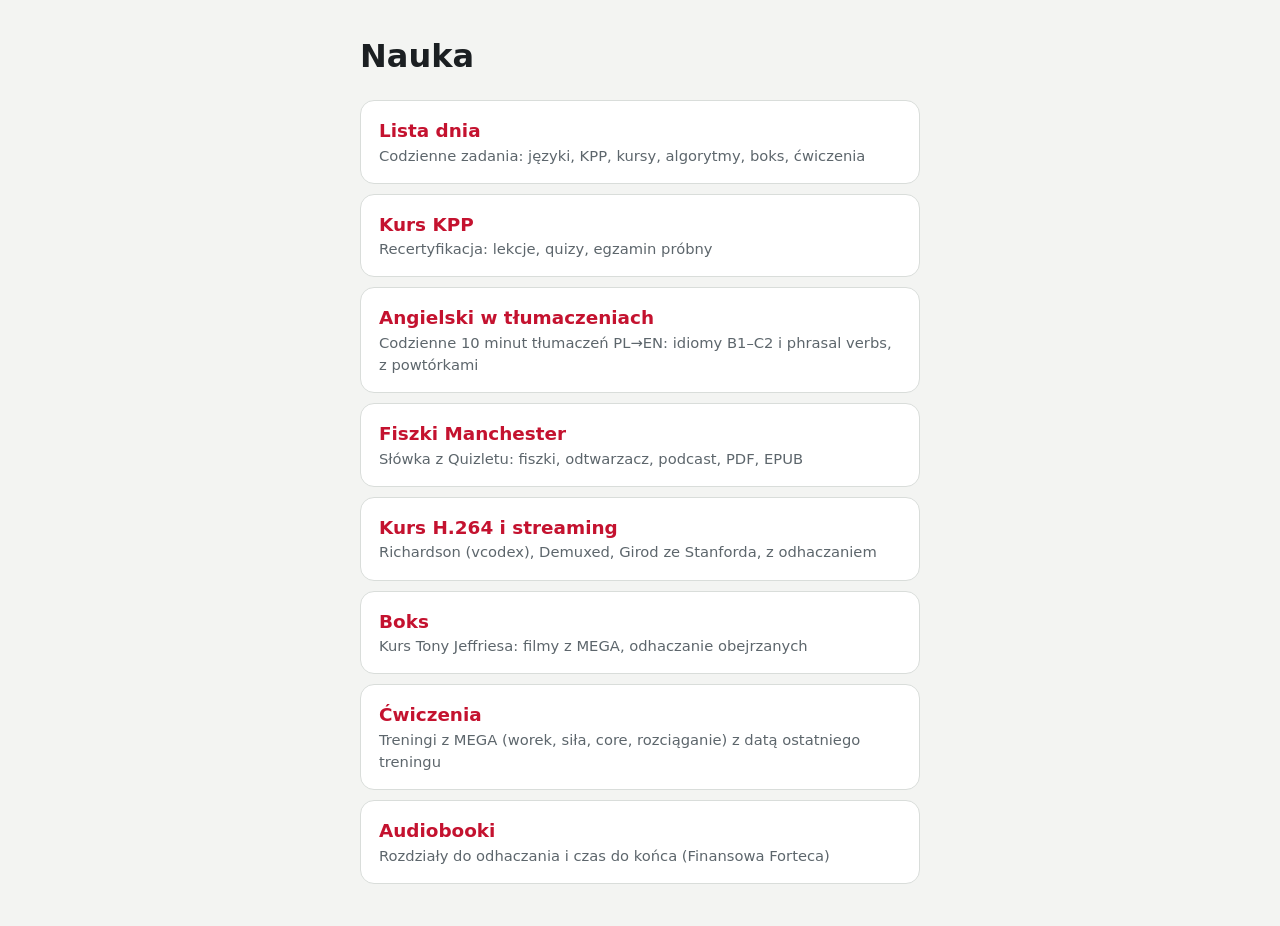
<file: index.html>
<!doctype html>
<html lang="pl"><head><link rel="manifest" href="manifest.webmanifest"><meta name="theme-color" content="#c4122f"><link rel="apple-touch-icon" href="ikona-192.png"><link rel="icon" href="ikona-192.png"><script>if('serviceWorker' in navigator)navigator.serviceWorker.register('sw.js',{scope:'./'})</script><meta charset="utf-8"><meta name="viewport" content="width=device-width,initial-scale=1">
<meta name="robots" content="noindex,nofollow"><title>Nauka</title>
<style>
:root{--bg:#f3f4f2;--panel:#fff;--ink:#1b1f22;--muted:#5d666c;--line:#d9ddda;--accent:#c4122f}
@media (prefers-color-scheme: dark){:root:not([data-theme="light"]){--bg:#141719;--panel:#1d2124;--ink:#e8eae8;--muted:#9aa3a8;--line:#30363a;--accent:#ff5468;color-scheme:dark}}
:root[data-theme="dark"]{--bg:#141719;--panel:#1d2124;--ink:#e8eae8;--muted:#9aa3a8;--line:#30363a;--accent:#ff5468;color-scheme:dark}
body{margin:0;background:var(--bg);color:var(--ink);font:16px/1.5 system-ui,sans-serif;padding:32px 16px}
.w{max-width:560px;margin:0 auto} h1{margin:0 0 20px}
a.k{display:block;background:var(--panel);border:1px solid var(--line);border-radius:14px;padding:16px 18px;margin:10px 0;color:var(--ink);text-decoration:none}
a.k b{color:var(--accent);font-size:1.15rem} a.k span{display:block;color:var(--muted);font-size:.92rem}
</style></head><body><div class="w"><h1>Nauka</h1>
<a class="k" href="dzis/"><b>Lista dnia</b><span>Codzienne zadania: języki, KPP, kursy, algorytmy, boks, ćwiczenia</span></a>
<a class="k" href="kpp/"><b>Kurs KPP</b><span>Recertyfikacja: lekcje, quizy, egzamin próbny</span></a>
<a class="k" href="angielski/"><b>Angielski w tłumaczeniach</b><span>Codzienne 10 minut tłumaczeń PL→EN: idiomy B1–C2 i phrasal verbs, z powtórkami</span></a>
<a class="k" href="manchester/"><b>Fiszki Manchester</b><span>Słówka z Quizletu: fiszki, odtwarzacz, podcast, PDF, EPUB</span></a>
<a class="k" href="wideo/"><b>Kurs H.264 i streaming</b><span>Richardson (vcodex), Demuxed, Girod ze Stanforda, z odhaczaniem</span></a>
<a class="k" href="boks/"><b>Boks</b><span>Kurs Tony Jeffriesa: filmy z MEGA, odhaczanie obejrzanych</span></a>
<a class="k" href="cwiczenia/"><b>Ćwiczenia</b><span>Treningi z MEGA (worek, siła, core, rozciąganie) z datą ostatniego treningu</span></a>
<a class="k" href="audiobooki/"><b>Audiobooki</b><span>Rozdziały do odhaczania i czas do końca (Finansowa Forteca)</span></a>
</div></body></html>
</file>
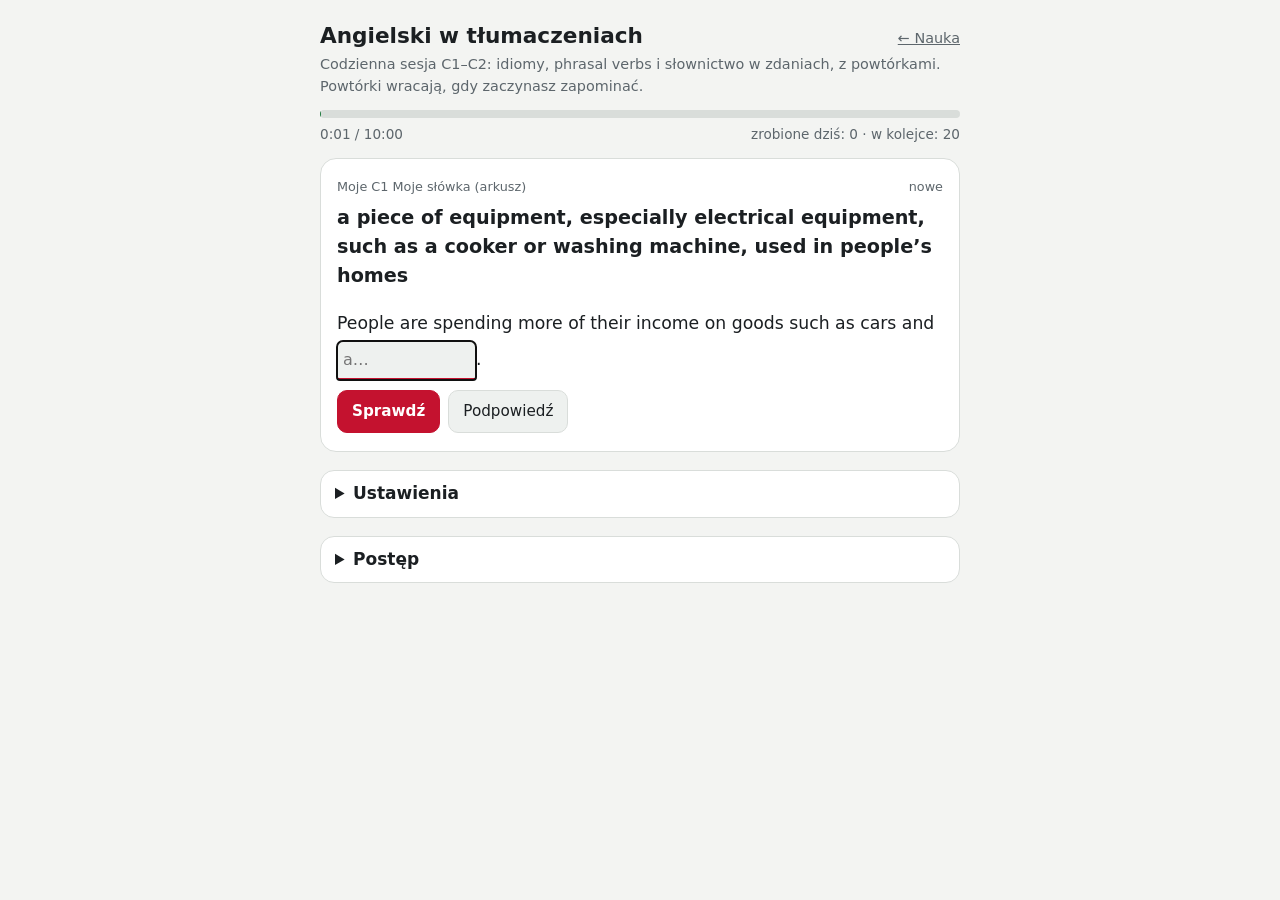
<file: angielski/index.html>
<!doctype html>
<html lang="pl"><head><link rel="manifest" href="../manifest.webmanifest"><meta name="theme-color" content="#c4122f"><link rel="apple-touch-icon" href="../ikona-192.png"><link rel="icon" href="../ikona-192.png"><script>if('serviceWorker' in navigator)navigator.serviceWorker.register('../sw.js',{scope:'../'})</script>
<meta charset="utf-8"><meta name="viewport" content="width=device-width,initial-scale=1,viewport-fit=cover">
<meta name="robots" content="noindex,nofollow,noarchive"><title>Angielski w tłumaczeniach</title>
<style>
:root{--bg:#f3f4f2;--panel:#fff;--ink:#1b1f22;--muted:#5d666c;--line:#d9ddda;--accent:#c4122f;--ok:#1f7a3f;--warn:#a86400;--bad:#b3261e;--soft:#eef1ef}
@media (prefers-color-scheme: dark){:root:not([data-theme="light"]){--bg:#141719;--panel:#1d2124;--ink:#e8eae8;--muted:#9aa3a8;--line:#30363a;--accent:#ff5468;--ok:#4cc77a;--warn:#e0a040;--bad:#ff6b5e;--soft:#252a2d;color-scheme:dark}}
:root[data-theme="dark"]{--bg:#141719;--panel:#1d2124;--ink:#e8eae8;--muted:#9aa3a8;--line:#30363a;--accent:#ff5468;--ok:#4cc77a;--warn:#e0a040;--bad:#ff6b5e;--soft:#252a2d;color-scheme:dark}
*{box-sizing:border-box}
body{margin:0;background:var(--bg);color:var(--ink);font:17px/1.5 system-ui,sans-serif;padding:20px 16px 40px}
.w{max-width:640px;margin:0 auto}
.top{display:flex;justify-content:space-between;align-items:baseline;gap:12px}
h1{margin:0;font-size:1.35rem}.top a{color:var(--muted);font-size:.9rem}
.sub{color:var(--muted);font-size:.9rem;margin:2px 0 12px}
.bar{height:8px;background:var(--line);border-radius:4px;overflow:hidden}.bar i{display:block;height:100%;background:var(--ok);width:0;transition:width .3s}
.stat{display:flex;justify-content:space-between;color:var(--muted);font-size:.85rem;margin:6px 0 14px;gap:8px;flex-wrap:wrap}
.card{background:var(--panel);border:1px solid var(--line);border-radius:16px;padding:18px 16px}
.src{color:var(--muted);font-size:.8rem;margin-bottom:8px;display:flex;justify-content:space-between;gap:8px}
.pl{font-size:1.2rem;font-weight:600;margin:0 0 14px}
textarea{width:100%;min-height:80px;font:inherit;padding:10px 12px;border:1px solid var(--line);border-radius:10px;background:var(--bg);color:var(--ink);resize:vertical}
.row{display:flex;gap:8px;flex-wrap:wrap;margin-top:10px}
button{font:inherit;font-size:.95rem;border:1px solid var(--line);background:var(--soft);color:var(--ink);border-radius:10px;padding:9px 14px;cursor:pointer}
button.pri{background:var(--accent);border-color:var(--accent);color:#fff;font-weight:600}
button:disabled{opacity:.5}
.en{font-size:1.12rem;margin:14px 0 4px;padding:10px 12px;background:var(--soft);border-radius:10px}
.en .miss{text-decoration:underline 2px var(--bad);text-underline-offset:3px;font-weight:600}
.you{font-size:.95rem;color:var(--muted);margin:6px 0}.you .bad{color:var(--bad);text-decoration:line-through}
.score{font-size:.85rem;font-weight:600;margin:4px 0 0}
.g{display:grid;grid-template-columns:repeat(4,1fr);gap:6px;margin-top:12px}
.g button{padding:10px 4px;font-size:.88rem;line-height:1.2}.g small{display:block;color:var(--muted);font-size:.72rem;margin-top:2px}
.g .s{outline:2px solid var(--accent)}
.done{text-align:center;padding:26px 10px}.done h2{margin:0 0 6px}
details{margin-top:18px;background:var(--panel);border:1px solid var(--line);border-radius:14px;padding:10px 14px}
summary{cursor:pointer;font-weight:600}
label.f{display:flex;justify-content:space-between;align-items:center;gap:10px;margin:10px 0;font-size:.95rem}
select{max-width:62%}
select,input[type=number]{font:inherit;font-size:.95rem;padding:5px 8px;border-radius:8px;border:1px solid var(--line);background:var(--bg);color:var(--ink)}
.small{font-size:.82rem;color:var(--muted)}
table{width:100%;border-collapse:collapse;font-size:.85rem}td{padding:3px 4px;border-bottom:1px solid var(--line)}td.n{text-align:right;white-space:nowrap;color:var(--muted)}
.hist{display:flex;gap:4px;margin-top:8px}.hist div{flex:1;height:26px;border-radius:5px;background:var(--line)}
.kbd{font-size:.75rem;color:var(--muted)}
.enl{font-size:1.08rem;line-height:2.1;margin:0 0 4px}
.luka{font:inherit;font-size:1rem;padding:2px 6px;border:none;border-bottom:2px solid var(--accent);background:var(--soft);color:var(--ink);border-radius:6px 6px 0 0;max-width:100%}
.luka.tak{border-color:var(--ok);color:var(--ok);font-weight:600}.luka.nie{border-color:var(--bad);color:var(--bad);text-decoration:line-through}
.pop{color:var(--ok);font-weight:600;margin-left:4px}
.haslo{margin:12px 0 0;padding:10px 12px;border-left:3px solid var(--accent);background:var(--soft);border-radius:0 10px 10px 0;font-size:.95rem}
.zrl label{display:flex;gap:8px;align-items:center;margin:6px 0 0 4px;font-size:.92rem}
.opcje{display:grid;gap:8px;margin-top:6px}.opcje button{text-align:left}.opcje .tak{border-color:var(--ok);background:color-mix(in srgb,var(--ok) 18%,var(--soft))}.opcje .nie{border-color:var(--bad);background:color-mix(in srgb,var(--bad) 15%,var(--soft))}
.tw{width:100%;font:inherit;padding:9px 12px;border:1px solid var(--line);border-radius:10px;background:var(--bg);color:var(--ink)}
.tw.tak{border-color:var(--ok);color:var(--ok);font-weight:600}.tw.nie{border-color:var(--bad);color:var(--bad)}
@media (max-width:420px){.g{grid-template-columns:repeat(2,1fr)}}
</style></head><body><div class="w">
<div class="top"><h1>Angielski w tłumaczeniach</h1><a href="../">← Nauka</a></div>
<p class="sub">Codzienna sesja C1–C2: idiomy, phrasal verbs i słownictwo w zdaniach, z powtórkami. Powtórki wracają, gdy zaczynasz zapominać.</p>
<div class="bar"><i id="pas"></i></div>
<div class="stat"><span id="czas">0:00 / 10:00</span><span id="licz"></span></div>
<div id="glowna" class="card">Wczytywanie zdań…</div>

<details id="ust"><summary>Ustawienia</summary>
<label class="f">Nowych zdań dziennie <input type="number" id="u_nowe" min="0" max="60" step="5"></label>
<label class="f">Minut dziennie <input type="number" id="u_min" min="5" max="90" step="5"></label>
<div class="f" style="display:block">Źródła nowych zadań (na zmianę):<div id="u_zrl" class="zrl"></div></div>
<label class="f">Phrasal verbs od rozdziału <select id="u_od"></select></label>
<label class="f">Tryb odpowiedzi <select id="u_tryb"><option value="luki">uzupełniam idiom w zdaniu</option><option value="mow">tłumaczę na głos, potem odsłaniam</option><option value="pisz">piszę całe zdanie</option><option value="sluch">słucham i zapisuję (dyktando)</option></select></label>
<label class="f">Czytaj odpowiedź na głos po odsłonięciu <input type="checkbox" id="u_tts"></label>
<p class="small">Skróty: Enter sprawdza, 1–4 oceniają, spacja odtwarza wymowę (gdy pole tekstu nie jest aktywne).</p>
</details>

<details id="post"><summary>Postęp</summary>
<div id="postep" class="small"></div>
<div class="hist" id="hist"></div>
<p class="small" id="sync">Zapis tylko w tej przeglądarce. Synchronizacja: otwórz raz adres z #sync=&lt;klucz&gt;.</p>
</details>
</div>
<script>
// Dane: zdania z podręczników „Angielski w tłumaczeniach” (Preston Publishing), kopia prywatna właściciela.
const API='https://nieciecz.taile0bd49.ts.net:8443/sync/';
const SERWIS='angielski',LS='nauka_ang_stan';
let KLUCZ=null;try{const m=location.hash.match(/sync=([\w-]+)/);if(m){localStorage.setItem('nauka_sync_klucz',m[1]);history.replaceState(null,'',location.pathname)}KLUCZ=localStorage.getItem('nauka_sync_klucz')}catch(e){}
const $=s=>document.querySelector(s);
const ls={get:k=>{try{return localStorage.getItem(k)}catch(e){return null}},set:(k,v)=>{try{localStorage.setItem(k,v)}catch(e){}}};
const dz=d=>{const x=new Date(d);x.setMinutes(x.getMinutes()-x.getTimezoneOffset());return x.toISOString().slice(0,10)};
const DZIS=dz(new Date());
const dodajDni=(d,n)=>dz(new Date(d+'T12:00:00').getTime()+n*864e5);
const INT=[0,1,3,7,14,30,60,120,240,365];

// ---------- stan ----------
// {c:{id:{b,d,t,n}}, dni:{data:{ms,ile,t}}, u:{...,t}}
let S={c:{},dni:{},u:{}};
try{S=Object.assign(S,JSON.parse(ls.get(LS)||'{}'))}catch(e){}
const ZRODLA=[{z:'id',n:'Idiomy B1–C2 (w tłumaczeniach)'},{z:'pv',n:'Phrasal verbs (w tłumaczeniach)'},{z:'mo',n:'Moje słówka C1 i test'},{z:'de',n:'Destination C1 & C2',cz:2},{z:'ed',n:'Idiomy Edgard'}];
const UST0={nowe:20,min:10,zl:null,od:1,tryb:'luki',tts:true};
const U=()=>Object.assign({},UST0,S.u);
function scal(a,b){
 const r=JSON.parse(JSON.stringify(a||{}));r.c=r.c||{};r.dni=r.dni||{};r.u=r.u||{};
 b=b||{};
 for(const k in b.c||{}){const x=b.c[k];if(!r.c[k]||x.t>r.c[k].t)r.c[k]=x}
 for(const k in b.dni||{}){const x=b.dni[k];if(!r.dni[k]||x.t>r.dni[k].t)r.dni[k]=x}
 if(b.u&&(!r.u.t||b.u.t>r.u.t))r.u=b.u;
 r.alt=r.alt||{};for(const k in b.alt||{}){const x=b.alt[k];if(!r.alt[k]||x.t>r.alt[k].t)r.alt[k]=x}
 return r;
}
const zapiszLok=()=>ls.set(LS,JSON.stringify(S));

// ---------- dane ----------
let ZD=[],PO={},TYT={};
function dekoduj(b64){const k='nauka';const bin=atob(b64.trim());const u=new Uint8Array(bin.length);for(let i=0;i<bin.length;i++)u[i]=bin.charCodeAt(i)^k.charCodeAt(i%k.length);return JSON.parse(new TextDecoder().decode(u))}
// Własne słówka (dane_mo.txt) są w repo. Treść książek leży na serwerze nieciecz (usługa nauka-sync, serwisy ang_dane_id, _pv, _de1, _de2, _ed), dostępna tylko z kluczem.
// Kopia w localStorage pozwala ćwiczyć offline i przyspiesza start.
async function wczytaj(){
 const czesci=[];for(const {z,cz} of ZRODLA)for(let n=1;n<=(cz||1);n++)czesci.push([z,cz?z+n:z]);
 const wyn=await Promise.all(czesci.map(async([z,k])=>{
  const LK='nauka_ang_dane_'+k;let b64=ls.get(LK);
  const swiezy=z==='mo'?fetch('dane_mo.txt',{cache:'no-cache'}).then(r=>r.ok?r.text():null).then(d=>{if(d&&d!==ls.get(LK))ls.set(LK,d);return d}).catch(()=>null):KLUCZ?fetch(API+KLUCZ+'/ang_dane_'+k,{cache:'no-store'}).then(r=>r.ok?r.json():null).then(j=>{const d=j&&j.v&&j.v.d;if(d&&d!==ls.get(LK))ls.set(LK,d);return d}).catch(()=>null):Promise.resolve(null);
  const nowy=await Promise.race([swiezy,new Promise(r=>setTimeout(()=>r(null),b64?3000:20000))]);if(nowy)b64=nowy;
  return [z,b64]}));
 for(const [z,b64] of wyn){if(!b64)continue;
  try{const d=dekoduj(b64);TYT[z]=d.t;for(const s of d.s){s.z=z;ZD.push(s);PO[s.id]=s}}catch(e){}
 }
}

// ---------- kolejka dnia ----------
let Q=[],biez=null,ileNowych=0,ileZrob=0,poprawek={};
function wlaczone(){const u=U();const dost=ZRODLA.map(x=>x.z).filter(z=>ZD.some(s=>s.z===z));
 let l=u.zl;if(!l){l=u.zr==='id'?['id']:u.zr==='pv'?['pv']:dost}else{const zn=u.zn||['id','pv','mo'];l=l.concat(dost.filter(z=>!zn.includes(z)))}return dost.filter(z=>l.includes(z))}
function nowePula(z){
 const u=U();
 return ZD.filter(s=>s.z===z&&!S.c[s.id]&&(z!=='pv'||s.u>=u.od));
}
function zbudujKolejke(dodatkoweNowe){
 const u=U();
 const dzis=S.dni[DZIS]||{};
 const due=ZD.filter(s=>S.c[s.id]&&S.c[s.id].d<=DZIS).sort((a,b)=>S.c[a.id].d<S.c[b.id].d?-1:1);
 let limit=dodatkoweNowe!=null?dodatkoweNowe:Math.max(0,u.nowe-(dzis.nowe||0));
 const pule=wlaczone().map(nowePula).filter(p=>p.length);let nowe=[],i=0;
 while(nowe.length<limit&&pule.some(p=>p.length)){const p=pule[i++%pule.length];if(p.length)nowe.push(p.shift())}
 // przeplot: powtórki i nowe na zmianę (najpierw 3 powtórki)
 Q=[];let a=due.slice(0,120),b=nowe;
 while(a.length||b.length){for(let k=0;k<3&&a.length;k++)Q.push(a.shift());if(b.length)Q.push(b.shift())}
 ileNowych=nowe.length;
}

// ---------- porównanie odpowiedzi ----------
const SKR=[[/\bcan['’]t\b/g,'can not'],[/\bcannot\b/g,'can not'],[/\bwon['’]t\b/g,'will not'],[/\bshan['’]t\b/g,'shall not'],[/n['’]t\b/g,' not'],[/['’]m\b/g,' am'],[/['’]re\b/g,' are'],[/['’]ve\b/g,' have'],[/['’]ll\b/g,' will'],[/['’]d\b/g," 'd"],[/['’]s\b/g," 's"]];
function norm(t){t=t.toLowerCase().replace(/[‘’`]/g,"'");for(const [r,z] of SKR)t=t.replace(r,z);return t}
function tokeny(t){return norm(t).replace(/\([^)]*\)/g,' ').split(/[^a-z0-9'\/-]+/).filter(Boolean)}
const ALT={"'s":['is','has'],"'d":['would','had']};
function pasuje(e,y){if(e===y)return true;if(ALT[e]&&ALT[e].includes(y))return true;if(ALT[y]&&ALT[y].includes(e))return true;if(e.includes('/'))return e.split('/').includes(y);if(e.replace(/-/g,'')===y.replace(/-/g,''))return true;return false}
function lcs(E,Y){const n=E.length,m=Y.length,D=Array.from({length:n+1},()=>new Array(m+1).fill(0));
 for(let i=n-1;i>=0;i--)for(let j=m-1;j>=0;j--)D[i][j]=pasuje(E[i],Y[j])?D[i+1][j+1]+1:Math.max(D[i+1][j],D[i][j+1]);
 const ok=new Set(),okY=new Set();let i=0,j=0;while(i<n&&j<m){if(pasuje(E[i],Y[j])){ok.add(i);okY.add(j);i++;j++}else if(D[i+1][j]>=D[i][j+1])i++;else j++}
 return {ok,okY,n:D[0][0]}}
const esc=s=>s.replace(/[&<>"]/g,c=>({'&':'&amp;','<':'&lt;','>':'&gt;','"':'&quot;'}[c]));
function porownaj(en,odp){
 // podświetlenie brakujących słów w oryginalnym zapisie zdania
 const czesci=en.split(/(\s+)/);const E=[],mapa=[];
 czesci.forEach((c,i)=>{if(/\S/.test(c)){const t=tokeny(c.replace(/[()]/g,''));t.forEach(x=>{E.push(x);mapa.push(i)})}});
 const Y=tokeny(odp);const r=lcs(E,Y);
 const brak=new Set();E.forEach((x,i)=>{if(!r.ok.has(i))brak.add(mapa[i])});
 const opc=new Set();czesci.forEach((c,i)=>{if(/^\(|\)$/.test(c.trim()))opc.add(i)});
 const html=czesci.map((c,i)=>brak.has(i)&&!opc.has(i)?'<span class="miss">'+esc(c)+'</span>':esc(c)).join('');
 const Ys=odp.split(/(\s+)/);let k=0;const yh=Ys.map(c=>{if(!/\S/.test(c))return esc(c);const t=tokeny(c);if(!t.length)return esc(c);let dobre=true;t.forEach(()=>{if(!r.okY.has(k))dobre=false;k++});return dobre?esc(c):'<span class="bad">'+esc(c)+'</span>'}).join('');
 const wym=E.filter((x,i)=>!opc.has(mapa[i])).length||1;
 const p=Math.min(1,r.n/Math.max(wym,Y.length));
 return {html,yh,p};
}

// ---------- czas ----------
let ostatniRuch=Date.now(),tik=Date.now();
['keydown','pointerdown','input'].forEach(e=>document.addEventListener(e,()=>ostatniRuch=Date.now(),true));
function dzien(){return S.dni[DZIS]=S.dni[DZIS]||{ms:0,ile:0,nowe:0,t:0}}
setInterval(()=>{const t=Date.now();if(!document.hidden&&t-ostatniRuch<120000&&biez){const d=dzien();d.ms+=t-tik;d.t=t}tik=t;pokazCzas()},1000);
function pokazCzas(){const d=S.dni[DZIS]||{ms:0},u=U(),cel=u.min*60000;const s=Math.floor(d.ms/1000);
 $('#czas').textContent=Math.floor(s/60)+':'+String(s%60).padStart(2,'0')+' / '+u.min+':00';
 $('#pas').style.width=Math.min(100,100*d.ms/cel)+'%';
 if(d.ms>=cel&&!d.zal){d.zal=1;d.t=Date.now();zaliczDzis()}
}

// ---------- ekran ----------
function licznik(){const zost=Q.length+(biez?1:0);$('#licz').textContent='zrobione dziś: '+((S.dni[DZIS]||{}).ile||0)+' · w kolejce: '+zost}
function zrodlo(s){const n={id:'Idiomy',pv:'Phrasal verbs',mo:'Moje C1',de:'Destination',ed:'Edgard'}[s.z]||s.z;const t=(TYT[s.z]||{})[s.u];return n+(s.z==='mo'?'':' · '+s.u+'.')+(t?' '+t:'')}
// Tryb „luki”: angielskie zdanie z pustym miejscem na idiom / phrasal verb (g = indeksy słów, k = hasło ze słowniczka).
function biegi(s){const g=s.g||[];const r=[];for(const i of g){if(r.length&&r[r.length-1][1]===i-1)r[r.length-1][1]=i;else r.push([i,i])}return r}
const rdz=w=>w.replace(/^([^A-Za-z0-9’']*)(.*?)([^A-Za-z0-9’']*)$/,(m,a,b,c)=>a+'\u0000'+b+'\u0000'+c).split('\u0000');
const rowne=(a,b)=>norm(a).replace(/[^a-z0-9' ]/g,' ').replace(/\s+/g,' ').trim()===norm(b).replace(/[^a-z0-9' ]/g,' ').replace(/\s+/g,' ').trim();
function trybKarty(){if(biez.typ)return biez.typ;const t=U().tryb;return t==='luki'&&!(biez.g&&biez.g.length)?'mow':t}
function nastepne(){
 biez=Q.shift()||null;licznik();
 if(!biez){koniec();return}
 const st=S.c[biez.id],tr=trybKarty();
 let h='<div class="src"><span>'+esc(zrodlo(biez))+'</span><span>'+(st?'powtórka':'nowe')+'</span></div>'+(tr==='mc'||tr==='tw'||tr==='sluch'?'':'<p class="pl">'+esc(biez.pl||'')+'</p>');
 if(tr==='mc'){
  h+='<p class="pl">'+esc(biez.q)+(biez.au?' <button id="aud" title="Wymowa">🔊</button>':'')+'</p><div class="opcje">'+biez.o.map((o,j)=>'<button data-o="'+j+'">'+(j+1)+'. '+esc(o)+'</button>').join('')+'</div><div class="row" style="display:none"><button id="spr"></button></div>';
 }else if(tr==='tw'){
  h+='<p class="pl">'+esc(biez.q)+(biez.au?' <button id="aud" title="Odtwórz">🔊</button>':'')+'</p><input class="tw" id="twi" autocapitalize="off" autocomplete="off" spellcheck="false" placeholder="'+(biez.sluch?'wpisz, co słyszysz':'odpowiedź po angielsku')+'"><div class="row"><button class="pri" id="spr">Sprawdź</button><button id="podp">Podpowiedź</button></div>';
 }else if(tr==='luki'){
  const T=biez.en.split(' '),R=biegi(biez);let i=0,out=[];
  R.forEach((r,ri)=>{while(i<r[0])out.push(esc(T[i++]));
   const sl=T.slice(r[0],r[1]+1);const p0=rdz(sl[0]),pN=rdz(sl[sl.length-1]);
   const naj=(sl.length===1?rdz(sl[0])[1]:[rdz(sl[0])[1]].concat(sl.slice(1,-1),[rdz(sl[sl.length-1])[1]]).join(' '));
   const lit=naj.split(' ').map(w=>w[0]+'…').join(' ');
   out.push(esc(p0[0])+'<input class="luka" data-r="'+ri+'" data-ok="'+esc(naj)+'" data-lit="'+esc(lit)+'" placeholder="'+esc(naj[0])+'…" size="'+Math.max(4,naj.length+1)+'" autocapitalize="off" autocomplete="off" spellcheck="false">'+esc(pN[2]));
   i=r[1]+1});
  while(i<T.length)out.push(esc(T[i++]));
  h+='<p class="enl">'+out.join(' ')+'</p><div class="row"><button class="pri" id="spr">Sprawdź</button><button id="podp">Podpowiedź</button></div>';
 }else if(tr==='sluch'){
  h+='<p class="small">Posłuchaj zdania po angielsku i zapisz je. Polskie tłumaczenie zobaczysz po sprawdzeniu.</p><div class="row"><button id="aud2">🔊 Odtwórz jeszcze raz</button><button id="wolno">🐢 Wolniej</button></div><textarea id="odp" placeholder="Co słyszysz" autocapitalize="sentences" spellcheck="false"></textarea><div class="row"><button class="pri" id="spr">Sprawdź</button></div>';
 }else if(tr==='pisz'){
  h+='<textarea id="odp" placeholder="Twoje tłumaczenie po angielsku" autocapitalize="sentences" spellcheck="false"></textarea><div class="row"><button class="pri" id="spr">Sprawdź</button>'+(SR?'<button id="mik">🎤 Powiedz</button>':'')+'</div>';
 }else{
  h+='<p class="small">Przetłumacz zdanie na głos albo w myślach, potem odsłoń.</p><div class="row"><button class="pri" id="spr">Odsłoń</button></div>';
 }
 $('#glowna').innerHTML=h+'<div id="wyn"></div>';
 $('#spr').onclick=sprawdz;
 if(tr==='sluch'){$('#aud2').onclick=()=>mow(biez.en);$('#wolno').onclick=()=>mow(biez.en,.7);setTimeout(()=>mow(biez.en),300)}
 if($('#aud')){$('#aud').onclick=()=>mow(biez.au);if(biez.sluch)setTimeout(()=>mow(biez.au),300)}
 document.querySelectorAll('[data-o]').forEach(x=>x.onclick=()=>{wyborMC=+x.dataset.o;sprawdz()});
 if(tr==='tw'){const i=$('#twi');i.focus();i.addEventListener('keydown',e=>{if(e.key==='Enter'){e.preventDefault();sprawdz()}});$('#podp').onclick=()=>{const a=biez.a[0];i.placeholder=a.split(' ').map(w=>w[0]+'…').join(' ')}}
 if($('#mik'))$('#mik').onclick=mikrofon;
 if($('#podp')&&tr==='luki')$('#podp').onclick=()=>document.querySelectorAll('.luka').forEach(x=>{x.placeholder=x.dataset.lit});
 const L=[...document.querySelectorAll('.luka')];
 L.forEach((x,j)=>x.addEventListener('keydown',e=>{if(e.key==='Enter'){e.preventDefault();if(j<L.length-1&&!L[j+1].value)L[j+1].focus();else sprawdz()}}));
 if(L.length)L[0].focus();
 const t=$('#odp');if(t){t.focus();t.addEventListener('keydown',e=>{if(e.key==='Enter'&&!e.shiftKey){e.preventDefault();sprawdz()}})}
}
let sugestia=3,wyborMC=null;
function sprawdz(){
 if(!biez||$('#wyn').dataset.ok)return;$('#wyn').dataset.ok=1;
 $('#spr').disabled=true;if($('#mik'))$('#mik').disabled=true;if($('#podp'))$('#podp').disabled=true;
 const t=$('#odp'),odp=t?t.value.trim():'';if(t)t.readOnly=true;
 let h='';const L=[...document.querySelectorAll('.luka')];
 const kom=t=>t?'<div class="haslo">'+esc(t)+'</div>':'';
 if(biez.typ==='mc'){const B=[...document.querySelectorAll('[data-o]')];B.forEach((x,j)=>{x.disabled=true;if(j===biez.ok)x.classList.add('tak');else if(j===wyborMC)x.classList.add('nie')});
  sugestia=wyborMC===biez.ok?3:1;wyborMC=null;h+=kom(biez.wyj);
 }else if(biez.typ==='tw'){const i=$('#twi');i.readOnly=true;const A=biez.a.concat((S.alt&&S.alt[biez.id]||{}).a||[]);const pop=/\(Popraw/.test(biez.q),nn=t=>' '+t.toLowerCase().replace(/[’']/g,"'").replace(/[^a-z0-9' ]+/g,' ').replace(/\s+/g,' ').trim()+' ';const ok=A.some(a=>rowne(i.value,a)||(pop&&nn(i.value).includes(nn(a))));i.classList.add(ok?'tak':'nie');
  sugestia=ok?3:1;h+='<div class="en">'+esc(biez.a.join(' / '))+'</div>'+(!ok&&i.value.trim()?'<div class="row"><button id="mojd">✓ Moja odpowiedź też jest dobra</button></div>':'')+kom(biez.wyj);
  if(biez.z==='mo'&&biez.en&&biez.en!==biez.a[0])h+='<div class="you">'+esc(biez.en)+'</div>';
 }else if(L.length){let dobre=0;
  L.forEach(x=>{x.readOnly=true;const ok=rowne(x.value,x.dataset.ok);if(ok)dobre++;x.classList.add(ok?'tak':'nie');
   if(!ok){const s=document.createElement('span');s.className='pop';s.textContent=x.dataset.ok;x.after(s)}});
  sugestia=dobre===L.length?3:dobre>0?2:1;
  if(biez.k)h+='<div class="haslo">'+biez.k.map(k=>'<b>'+esc(k[0])+'</b>'+(k[1]?' · '+esc(k[1]):'')).join('<br>')+'</div>';
  if(biez.wyj)h+=kom(biez.wyj);
 }else if(t&&odp){const r=porownaj(biez.en,odp);h+='<div class="en">'+r.html+'</div><div class="you">'+r.yh+'</div>';
  const p=Math.round(r.p*100);sugestia=p>=95?3:p>=75?2:1;h+='<div class="score" style="color:var(--'+(p>=95?'ok':p>=75?'warn':'bad')+')">Zgodność z wersją z książki: '+p+'%</div>';if(trybKarty()==='sluch')h+='<div class="you">'+esc(biez.pl||'')+'</div>'}
 else{h+='<div class="en">'+esc(biez.en)+'</div>';sugestia=3;if(biez.k)h+='<div class="haslo">'+biez.k.map(k=>'<b>'+esc(k[0])+'</b>'+(k[1]?' · '+esc(k[1]):'')).join('<br>')+'</div>'}
 const st=S.c[biez.id],b=st?st.b:0;
 const nz=g=>{const nb=nowyStan(b,g,!st).b;return g===1?'dziś':INT[nb]===1?'jutro':INT[nb]+' dni'};
 h+='<div class="row"><button id="tts">🔊 Wymowa</button></div>';
 h+='<div class="g">'+[[1,'Nie umiałem'],[2,'Trudne'],[3,'Dobrze'],[4,'Łatwe']].map(([g,n])=>'<button data-g="'+g+'"'+(g===sugestia?' class="s"':'')+'>'+n+'<small>'+g+' · '+nz(g)+'</small></button>').join('')+'</div>';
 $('#wyn').innerHTML=h;
 $('#tts').onclick=()=>mow(biez.en||biez.au||'');
 if($('#mojd'))$('#mojd').onclick=()=>{const v=$('#twi').value.trim(),id=biez.id;S.alt=S.alt||{};const e=S.alt[id]||{a:[]};if(!e.a.includes(v))e.a.push(v);e.t=Date.now();S.alt[id]=e;zapiszLok();wyslij();
  $('#twi').classList.replace('nie','tak');$('#mojd').parentNode.remove();sugestia=3;$('#wyn').querySelectorAll('[data-g]').forEach(x=>x.classList.toggle('s',+x.dataset.g===3))};
 $('#wyn').querySelectorAll('[data-g]').forEach(x=>x.onclick=()=>ocen(+x.dataset.g));
 if(document.activeElement&&document.activeElement.blur)document.activeElement.blur();
 if(U().tts&&(biez.en||biez.au))mow(biez.en||biez.au);
}
function nowyStan(b,g,nowe){
 if(g===1)return {b:0,dni:0};
 if(g===2)return {b:Math.max(1,nowe?1:b),dni:Math.max(1,Math.round(INT[Math.max(1,b)]/2))};
 const nb=Math.min(INT.length-1,(nowe&&g===4)?5:b+(g===4?2:1));return {b:nb,dni:INT[nb]};
}
function ocen(g){
 if(!biez)return;const st=S.c[biez.id],nowe=!st,r=nowyStan(st?st.b:0,g,nowe);
 const d=dzien();d.ile++;if(nowe)d.nowe=(d.nowe||0)+1;d.t=Date.now();
 S.c[biez.id]={b:r.b,d:dodajDni(DZIS,r.dni),t:Date.now(),n:(st?st.n:0)+1,l:((st&&st.l)||0)+(g===1?1:0)};
 if(g===1){poprawek[biez.id]=(poprawek[biez.id]||0)+1;if(poprawek[biez.id]<=3)Q.splice(Math.min(Q.length,5),0,biez)}
 zapiszLok();wyslij();nastepne();
}
function koniec(){
 const d=S.dni[DZIS]||{ms:0},u=U(),min=Math.round(d.ms/60000);
 if(!d.zal&&(d.ile||0)>0){dzien().zal=1;dzien().t=Date.now();zaliczDzis();zapiszLok();wyslij()}
 $('#glowna').innerHTML='<div class="done"><h2>Na dziś gotowe</h2><p class="small">'+(d.ile||0)+' zdań, '+min+' min. Jutro czekają powtórki i nowe zdania.</p>'+
  '<div class="row" style="justify-content:center"><button class="pri" id="wiecej">Jeszcze 10 nowych</button></div></div>';
 $('#wiecej').onclick=()=>{zbudujKolejke(10);nastepne()};
 rysujPostep();
}

// ---------- mowa ----------
let glos=null;function wybierzGlos(){const v=speechSynthesis.getVoices();glos=v.find(x=>/en-GB/i.test(x.lang)&&/Google|Natural|Daniel|Serena/i.test(x.name))||v.find(x=>/en-GB/i.test(x.lang))||v.find(x=>/^en/i.test(x.lang))||null}
if('speechSynthesis' in window){wybierzGlos();speechSynthesis.onvoiceschanged=wybierzGlos}
function mow(t,tempo){if(!t||!('speechSynthesis' in window))return;speechSynthesis.cancel();const u=new SpeechSynthesisUtterance(t.replace(/\//g,' or ').replace(/[()]/g,''));u.lang='en-GB';if(glos)u.voice=glos;u.rate=tempo||.95;speechSynthesis.speak(u)}
const SR=window.SpeechRecognition||window.webkitSpeechRecognition;
function mikrofon(){const r=new SR();r.lang='en-GB';r.interimResults=true;const t=$('#odp'),pocz=t.value?t.value+' ':'';$('#mik').textContent='🎤 słucham…';
 r.onresult=e=>{let s='';for(const x of e.results)s+=x[0].transcript;t.value=pocz+s};r.onend=()=>{if($('#mik'))$('#mik').textContent='🎤 Powiedz'};r.start()}

document.addEventListener('keydown',e=>{
 if(e.target.tagName==='TEXTAREA'||e.target.tagName==='INPUT'||e.target.tagName==='SELECT')return;
 if(biez&&biez.typ==='mc'&&$('#wyn')&&!$('#wyn').dataset.ok){const n=+e.key;if(n>=1&&n<=biez.o.length){wyborMC=n-1;sprawdz()}return}
 if($('#wyn')&&$('#wyn').dataset.ok){if(/^[1-4]$/.test(e.key))ocen(+e.key);else if(e.key===' '){e.preventDefault();mow(biez.en||biez.au||'')}else if(e.key==='Enter')ocen(sugestia)}
 else if(e.key==='Enter'&&$('#spr')){e.preventDefault();sprawdz()}
});

// ---------- lista dnia (/nauka/dzis/) ----------
async function zaliczDzis(){
 const k='angielski';let L={};try{L=JSON.parse(ls.get('jez_stan')||'{}')}catch(e){}
 L[DZIS]=L[DZIS]||{};L[DZIS][k]={v:true,t:Date.now()};ls.set('jez_stan',JSON.stringify(L));
 if(!KLUCZ)return;
 try{const url=API+KLUCZ+'/dzis';const r=await fetch(url,{cache:'no-store'});const j=r.ok?await r.json():{};const v=(j&&j.v)||{};
  if(v[DZIS]&&v[DZIS][k]&&v[DZIS][k].v)return;v[DZIS]=v[DZIS]||{};v[DZIS][k]={v:true,t:Date.now()};
  await fetch(url,{method:'PUT',headers:{'Content-Type':'application/json'},body:JSON.stringify({v})})}catch(e){}
}

// ---------- postęp ----------
function rysujPostep(){
 const z={};for(const x of ZRODLA)z[x.z]=[0,0,0];
 for(const s of ZD){const c=S.c[s.id];const a=z[s.z];if(!c)a[0]++;else if(c.b>=4)a[2]++;else a[1]++}
 const w=(n,a)=>a[0]+a[1]+a[2]?'<tr><td>'+n+'</td><td class="n">'+a[1]+' w nauce</td><td class="n">'+a[2]+' utrwalone</td><td class="n">'+a[0]+' przed tobą</td></tr>':'';
 const jutro=ZD.filter(s=>S.c[s.id]&&S.c[s.id].d===dodajDni(DZIS,1)).length;
 const sl={};for(const x of ZD){const c=S.c[x.id];if(!c)continue;const k=x.z+'|'+x.u;sl[k]=sl[k]||{n:0,l:0,z:x.z,u:x.u};sl[k].n++;sl[k].l+=c.l||0}
 const naj=Object.values(sl).filter(a=>a.l>0).sort((a,b)=>b.l/b.n-a.l/a.n).slice(0,5);
 const slabe=naj.length?'<p><b>Najsłabsze rozdziały</b> (pomyłki na zdanie):</p><table>'+naj.map(a=>'<tr><td>'+esc(zrodlo({z:a.z,u:a.u}))+'</td><td class="n">'+(a.l/a.n).toFixed(1)+'</td><td class="n"><button data-pow="'+a.z+'|'+a.u+'">powtórz</button></td></tr>').join('')+'</table>':'';
 $('#postep').innerHTML='<table>'+ZRODLA.map(x=>w(x.n,z[x.z])).join('')+'</table><p>Jutro powtórek: '+jutro+'. „Utrwalone” to zdania z odstępem co najmniej 2 tygodni.</p>'+slabe;
 $('#postep').querySelectorAll('[data-pow]').forEach(b=>b.onclick=()=>{const [z,u]=b.dataset.pow.split('|');const L=ZD.filter(x=>x.z===z&&String(x.u)===u&&S.c[x.id]&&S.c[x.id].l);if(biez)Q.unshift(biez);Q=L.concat(Q);nastepne();window.scrollTo(0,0)});
 let hs='';for(let i=13;i>=0;i--){const d=dodajDni(DZIS,-i),x=S.dni[d]||{};const m=Math.round((x.ms||0)/60000);
  hs+='<div title="'+d+': '+m+' min, '+(x.ile||0)+' zdań" style="background:'+(m?'color-mix(in srgb,var(--ok) '+Math.min(100,25+m*4)+'%,var(--line))':'var(--line)')+'"></div>'}
 $('#hist').innerHTML=hs;
}

// ---------- ustawienia ----------
function ustawienia(){
 const u=U();$('#u_nowe').value=u.nowe;$('#u_min').value=u.min;const wl=wlaczone();$('#u_zrl').innerHTML=ZRODLA.filter(x=>ZD.some(s=>s.z===x.z)).map(x=>'<label><input type="checkbox" value="'+x.z+'"'+(wl.includes(x.z)?' checked':'')+'> '+esc(x.n)+'</label>').join('');$('#u_tryb').value=u.tryb;$('#u_tts').checked=!!u.tts;
 const tp=TYT.pv||{};$('#u_od').innerHTML=Object.keys(tp).map(k=>'<option value="'+k+'">'+k+'. '+esc(tp[k])+'</option>').join('');$('#u_od').value=u.od;
 const zm=()=>{S.u={nowe:+$('#u_nowe').value||0,min:+$('#u_min').value||20,zl:[...document.querySelectorAll('#u_zrl input:checked')].map(x=>x.value),zn:[...document.querySelectorAll('#u_zrl input')].map(x=>x.value),od:+$('#u_od').value||1,tryb:$('#u_tryb').value,tts:$('#u_tts').checked,t:Date.now()};zapiszLok();wyslij();pokazCzas()};
 ['#u_nowe','#u_min','#u_zrl','#u_od','#u_tryb','#u_tts'].forEach(s=>$(s).onchange=()=>{zm();if(!$('#wyn')||!$('#wyn').dataset.ok){if(biez)Q.unshift(biez);zbudujKolejke();nastepne()}});
}

// ---------- synchronizacja ----------
const info=t=>$('#sync').textContent=t;
async function pobierz(){const r=await fetch(API+KLUCZ+'/'+SERWIS,{cache:'no-store'});if(!r.ok)throw 0;return (await r.json()).v||{}}
let trwa=false,znowu=false;
async function wyslij(){if(!KLUCZ)return;if(trwa){znowu=true;return}trwa=true;
 try{S=scal(S,await pobierz());const r=await fetch(API+KLUCZ+'/'+SERWIS,{method:'PUT',headers:{'Content-Type':'application/json'},body:JSON.stringify({v:S})});if(!r.ok)throw 0;zapiszLok();info('Zsynchronizowano '+new Date().toLocaleTimeString('pl-PL',{hour:'2-digit',minute:'2-digit'}))}
 catch(e){info('Offline, zapisano w tej przeglądarce')}trwa=false;if(znowu){znowu=false;wyslij()}}
async function synchro(){if(!KLUCZ)return;try{const zd=await pobierz();S=scal(S,zd);zapiszLok();if(JSON.stringify(scal(zd,S))!==JSON.stringify(zd))await wyslij();else info('Zsynchronizowano '+new Date().toLocaleTimeString('pl-PL',{hour:'2-digit',minute:'2-digit'}))}catch(e){info('Offline, zapisano w tej przeglądarce')}}
document.addEventListener('visibilitychange',()=>{if(!document.hidden){if(dz(new Date())!==DZIS)location.reload();else synchro()}});

$('#post').addEventListener('toggle',()=>{if($('#post').open)rysujPostep()});
(async()=>{
 await wczytaj();
 if(!ZD.length){$('#glowna').innerHTML=KLUCZ?'Nie udało się pobrać zdań z serwera. Sprawdź połączenie i odśwież stronę.':'Zdania są na serwerze i wymagają klucza. Otwórz raz tę stronę (albo dowolną stronę /nauka/) z linkiem zawierającym #sync=…';return}
 await Promise.race([synchro(),new Promise(r=>setTimeout(r,2500))]);
 ustawienia();zbudujKolejke();nastepne();rysujPostep();pokazCzas();
})();
</script></body></html>
</file>
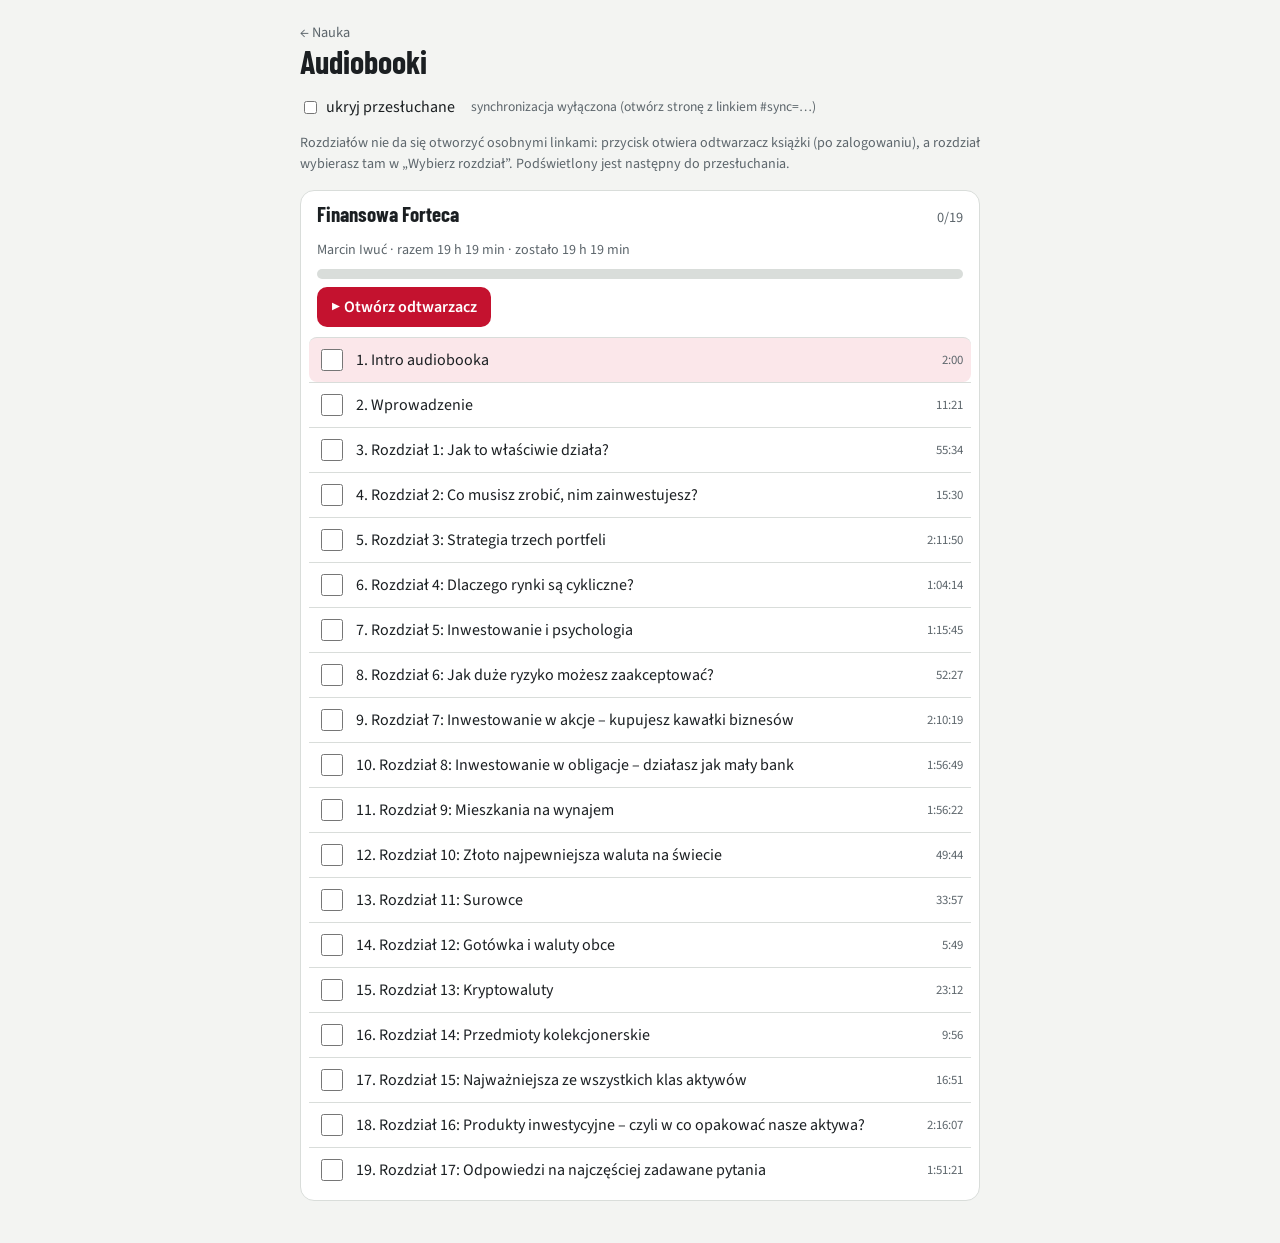
<file: audiobooki/index.html>
<!doctype html>
<html lang="pl">
<head><link rel="manifest" href="../manifest.webmanifest"><meta name="theme-color" content="#c4122f"><link rel="apple-touch-icon" href="../ikona-192.png"><link rel="icon" href="../ikona-192.png"><script>if('serviceWorker' in navigator)navigator.serviceWorker.register('../sw.js',{scope:'../'})</script>
<meta charset="utf-8">
<meta name="viewport" content="width=device-width,initial-scale=1,viewport-fit=cover">
<meta name="robots" content="noindex,nofollow">
<title>Audiobooki</title>
<meta name="theme-color" content="#c4122f">
<link rel="preconnect" href="https://fonts.googleapis.com">
<link rel="stylesheet" href="https://fonts.googleapis.com/css2?family=Barlow+Condensed:wght@600;700&family=Source+Sans+3:wght@400;600;700&display=swap">
<style>
:root{
  --bg:#f3f4f2; --panel:#fff; --ink:#1b1f22; --muted:#5d666c; --line:#d9ddda;
  --accent:#c4122f; --accent-ink:#fff; --accent-soft:#fbe7ea; --ok:#1f7a3a;
  --font-display:"Barlow Condensed","Arial Narrow",Arial,sans-serif;
  --font-body:"Source Sans 3","Segoe UI",system-ui,sans-serif;
}
@media (prefers-color-scheme: dark){:root:not([data-theme="light"]){
  --bg:#141719; --panel:#1d2124; --ink:#e8eae8; --muted:#9aa3a8; --line:#30363a;
  --accent:#ff5468; --accent-ink:#1a0005; --accent-soft:#3a1a20; --ok:#5fd17f; color-scheme:dark}}
:root[data-theme="dark"]{
  --bg:#141719; --panel:#1d2124; --ink:#e8eae8; --muted:#9aa3a8; --line:#30363a;
  --accent:#ff5468; --accent-ink:#1a0005; --accent-soft:#3a1a20; --ok:#5fd17f; color-scheme:dark}
*{box-sizing:border-box}
html,body{margin:0}
body{background:var(--bg);color:var(--ink);font:400 16px/1.5 var(--font-body);padding:env(safe-area-inset-top) 16px calc(32px + env(safe-area-inset-bottom));-webkit-tap-highlight-color:transparent}
.wrap{max-width:680px;margin:0 auto}
h1,h2{font-family:var(--font-display);font-weight:700;line-height:1.1;margin:0}
h1{font-size:2rem}
header{padding:20px 0 6px}
header a{color:var(--muted);font-size:.9rem;text-decoration:none}
.muted{color:var(--muted)} .small{font-size:.88rem}
.bar{height:10px;background:var(--line);border-radius:6px;overflow:hidden;margin:10px 0 6px}
.bar i{display:block;height:100%;background:var(--accent);width:0;transition:width .3s}
.tools{display:flex;flex-wrap:wrap;gap:8px 16px;align-items:center;margin:10px 0 14px}
.tools label{display:flex;gap:6px;align-items:center;cursor:pointer}
#sync{font-size:.85rem}
details{background:var(--panel);border:1px solid var(--line);border-radius:14px;margin:10px 0;overflow:hidden}
summary{list-style:none;cursor:pointer;padding:12px 16px;display:flex;justify-content:space-between;gap:10px;align-items:baseline}
summary::-webkit-details-marker{display:none}
summary h2{font-size:1.3rem}
summary .cnt{color:var(--muted);font-size:.9rem;white-space:nowrap}
summary .cnt.done{color:var(--ok);font-weight:600}
.fl{display:block;padding:0 16px 8px;font-size:.88rem;color:var(--accent);text-decoration:none}
li a.fd{flex:none;font-size:1.1rem;text-decoration:none;color:var(--muted)}
ul{list-style:none;margin:0;padding:0 8px 8px}
li{display:flex;gap:10px;align-items:center;padding:8px;border-top:1px solid var(--line)}
li input{width:22px;height:22px;flex:none;accent-color:var(--accent);cursor:pointer}
li a{flex:1;color:var(--ink);text-decoration:none;min-width:0;overflow-wrap:anywhere}
li a:hover{color:var(--accent)}
li .sz{color:var(--muted);font-size:.8rem;white-space:nowrap}
li.w a{color:var(--muted)}
body.hide li.w{display:none}
body.hide details.alldone{display:none}
button.lnk{background:none;border:0;color:var(--accent);font:inherit;cursor:pointer;padding:0;text-decoration:underline}
.play{display:inline-block;background:var(--accent);color:var(--accent-ink);padding:8px 14px;border-radius:10px;text-decoration:none;font-weight:600;margin:0 16px 10px}
li.nx{background:var(--accent-soft);border-radius:8px}
</style>
</head>
<body>
<div class="wrap">
<header><a href="../">← Nauka</a><h1>Audiobooki</h1></header>
<div class="tools">
  <label><input type="checkbox" id="hide"> ukryj przesłuchane</label>
  <span id="sync" class="muted"></span>
</div>
<p class="muted small">Rozdziałów nie da się otworzyć osobnymi linkami: przycisk otwiera odtwarzacz książki (po zalogowaniu), a rozdział wybierasz tam w „Wybierz rozdział”. Podświetlony jest następny do przesłuchania.</p>
<div id="lista"></div>
</div>
<script>
// Książki dopisuje się w KSIAZKI; czas rozdziału w formacie m:ss albo g:mm:ss.
const KSIAZKI = [
 {id: "finfort", tytul: "Finansowa Forteca", autor: "Marcin Iwuć",
  link: "https://marcin-iwuc.tresci.online/books/audiobook-finansowa-forteca-jak-inwestowac-skutecznie-i-miec-swiety-spokoj-dostep-tylko-online",
  rozdzialy: [
   ["Intro audiobooka", "2:00"],
   ["Wprowadzenie", "11:21"],
   ["Rozdział 1: Jak to właściwie działa?", "55:34"],
   ["Rozdział 2: Co musisz zrobić, nim zainwestujesz?", "15:30"],
   ["Rozdział 3: Strategia trzech portfeli", "2:11:50"],
   ["Rozdział 4: Dlaczego rynki są cykliczne?", "1:04:14"],
   ["Rozdział 5: Inwestowanie i psychologia", "1:15:45"],
   ["Rozdział 6: Jak duże ryzyko możesz zaakceptować?", "52:27"],
   ["Rozdział 7: Inwestowanie w akcje – kupujesz kawałki biznesów", "2:10:19"],
   ["Rozdział 8: Inwestowanie w obligacje – działasz jak mały bank", "1:56:49"],
   ["Rozdział 9: Mieszkania na wynajem", "1:56:22"],
   ["Rozdział 10: Złoto najpewniejsza waluta na świecie", "49:44"],
   ["Rozdział 11: Surowce", "33:57"],
   ["Rozdział 12: Gotówka i waluty obce", "5:49"],
   ["Rozdział 13: Kryptowaluty", "23:12"],
   ["Rozdział 14: Przedmioty kolekcjonerskie", "9:56"],
   ["Rozdział 15: Najważniejsza ze wszystkich klas aktywów", "16:51"],
   ["Rozdział 16: Produkty inwestycyjne – czyli w co opakować nasze aktywa?", "2:16:07"],
   ["Rozdział 17: Odpowiedzi na najczęściej zadawane pytania", "1:51:21"]
  ]}
];

// Stan: {"<ksiazka>/<nr>": {w: 1|0, t: ms}}; scalanie jak w /nauka/boks/: wygrywa nowszy znacznik czasu.
const API = "https://nieciecz.taile0bd49.ts.net:8443/sync/";
const SERWIS = "audiobooki", LS = "nauka_audiobooki_stan", LSK = "nauka_sync_klucz", LSH = "nauka_audiobooki_ukryj";
const ls = {get(k){try{return localStorage.getItem(k)}catch(e){return null}}, set(k,v){try{localStorage.setItem(k,v)}catch(e){}}};
const m = location.hash.match(/sync=([\w-]+)/);
if (m) { ls.set(LSK, m[1]); history.replaceState(null, "", location.pathname); }
const KLUCZ = ls.get(LSK);
let stan = {}; try { stan = JSON.parse(ls.get(LS) || "{}") || {}; } catch (e) {}
const $ = s => document.querySelector(s);

function scal(a, b) {
  const o = {...a};
  for (const [k, v] of Object.entries(b || {})) if (!o[k] || (v.t || 0) > (o[k].t || 0)) o[k] = v;
  return o;
}
const ob = id => !!(stan[id] && stan[id].w);
const sek = s => s.split(":").reduce((a, x) => a * 60 + +x, 0);
const czas = s => { const g = Math.floor(s / 3600), mi = Math.round(s % 3600 / 60); return g ? `${g} h ${mi} min` : `${mi} min`; };

function rysuj() {
  const otwarte = new Set([...document.querySelectorAll("details[open]")].map(d => d.dataset.f));
  const pierwszyRaz = !document.querySelector("details");
  const box = $("#lista"); box.innerHTML = "";
  for (const k of KSIAZKI) {
    const ids = k.rozdzialy.map((_, i) => k.id + "/" + (i + 1));
    const razem = k.rozdzialy.reduce((s, r) => s + sek(r[1]), 0);
    const zostalo = k.rozdzialy.reduce((s, r, i) => s + (ob(ids[i]) ? 0 : sek(r[1])), 0);
    const n = ids.filter(ob).length, nast = ids.findIndex(id => !ob(id));
    const d = document.createElement("details");
    d.dataset.f = k.id;
    if (n === ids.length) d.className = "alldone";
    d.innerHTML = `<summary><h2></h2><span class="cnt${n === ids.length ? " done" : ""}">${n}/${ids.length}</span></summary>
      <div class="small muted" style="padding:0 16px"></div><div class="bar" style="margin:8px 16px"><i></i></div>
      <a class="play" target="_blank" rel="noopener">▶ Otwórz odtwarzacz</a><ul></ul>`;
    d.querySelector("h2").textContent = k.tytul;
    d.querySelector("div.small").textContent = `${k.autor} · razem ${czas(razem)} · zostało ${czas(zostalo)}`;
    d.querySelector(".bar i").style.width = (100 * (razem - zostalo) / razem) + "%";
    d.querySelector(".play").href = k.link;
    const ul = d.querySelector("ul");
    k.rozdzialy.forEach((r, i) => {
      const li = document.createElement("li");
      if (ob(ids[i])) li.className = "w"; else if (i === nast) li.className = "nx";
      li.innerHTML = `<input type="checkbox" aria-label="przesłuchane"><a target="_blank" rel="noopener"></a><span class="sz"></span>`;
      const cb = li.querySelector("input"); cb.checked = ob(ids[i]); cb.onchange = () => ustaw(ids[i], cb.checked);
      const a = li.querySelector("a"); a.href = k.link; a.textContent = (i + 1) + ". " + r[0];
      li.querySelector(".sz").textContent = r[1];
      ul.appendChild(li);
    });
    box.appendChild(d);
    if (otwarte.has(k.id) || (pierwszyRaz && n < ids.length)) d.open = true;
  }
}

function ustaw(id, w) { stan[id] = {w: w ? 1 : 0, t: Date.now()}; ls.set(LS, JSON.stringify(stan)); rysuj(); wyslij(); }
function info(t) { $("#sync").textContent = t; }
const godz = () => "zsynchronizowano " + new Date().toLocaleTimeString("pl", {hour: "2-digit", minute: "2-digit"});
async function pobierz() {
  const r = await fetch(API + KLUCZ + "/" + SERWIS, {cache: "no-store"});
  if (!r.ok) throw new Error(r.status);
  return (await r.json()).v || {};
}
let trwa = false, znowu = false;
async function wyslij() {
  if (!KLUCZ) return;
  if (trwa) { znowu = true; return; }
  trwa = true;
  try {
    stan = scal(stan, await pobierz());
    const r = await fetch(API + KLUCZ + "/" + SERWIS, {method: "PUT", headers: {"Content-Type": "application/json"}, body: JSON.stringify({v: stan})});
    if (!r.ok) throw new Error(r.status);
    ls.set(LS, JSON.stringify(stan)); info(godz());
  } catch (e) { info("offline, zapisano w tej przeglądarce"); }
  trwa = false;
  if (znowu) { znowu = false; wyslij(); }
}
async function synchronizuj() {
  if (!KLUCZ) { info("synchronizacja wyłączona (otwórz stronę z linkiem #sync=…)"); return; }
  try {
    const zdalny = await pobierz(), przed = JSON.stringify(stan);
    stan = scal(stan, zdalny); ls.set(LS, JSON.stringify(stan));
    if (JSON.stringify(stan) !== przed) rysuj();
    if (JSON.stringify(scal(zdalny, stan)) !== JSON.stringify(zdalny)) await wyslij(); else info(godz());
  } catch (e) { info("offline, zapisano w tej przeglądarce"); }
}

$("#hide").checked = ls.get(LSH) === "1";
document.body.classList.toggle("hide", $("#hide").checked);
$("#hide").onchange = e => { document.body.classList.toggle("hide", e.target.checked); ls.set(LSH, e.target.checked ? "1" : "0"); };
document.addEventListener("visibilitychange", () => { if (!document.hidden) synchronizuj(); });
rysuj();
synchronizuj();
</script>
</body>
</html>
</file>
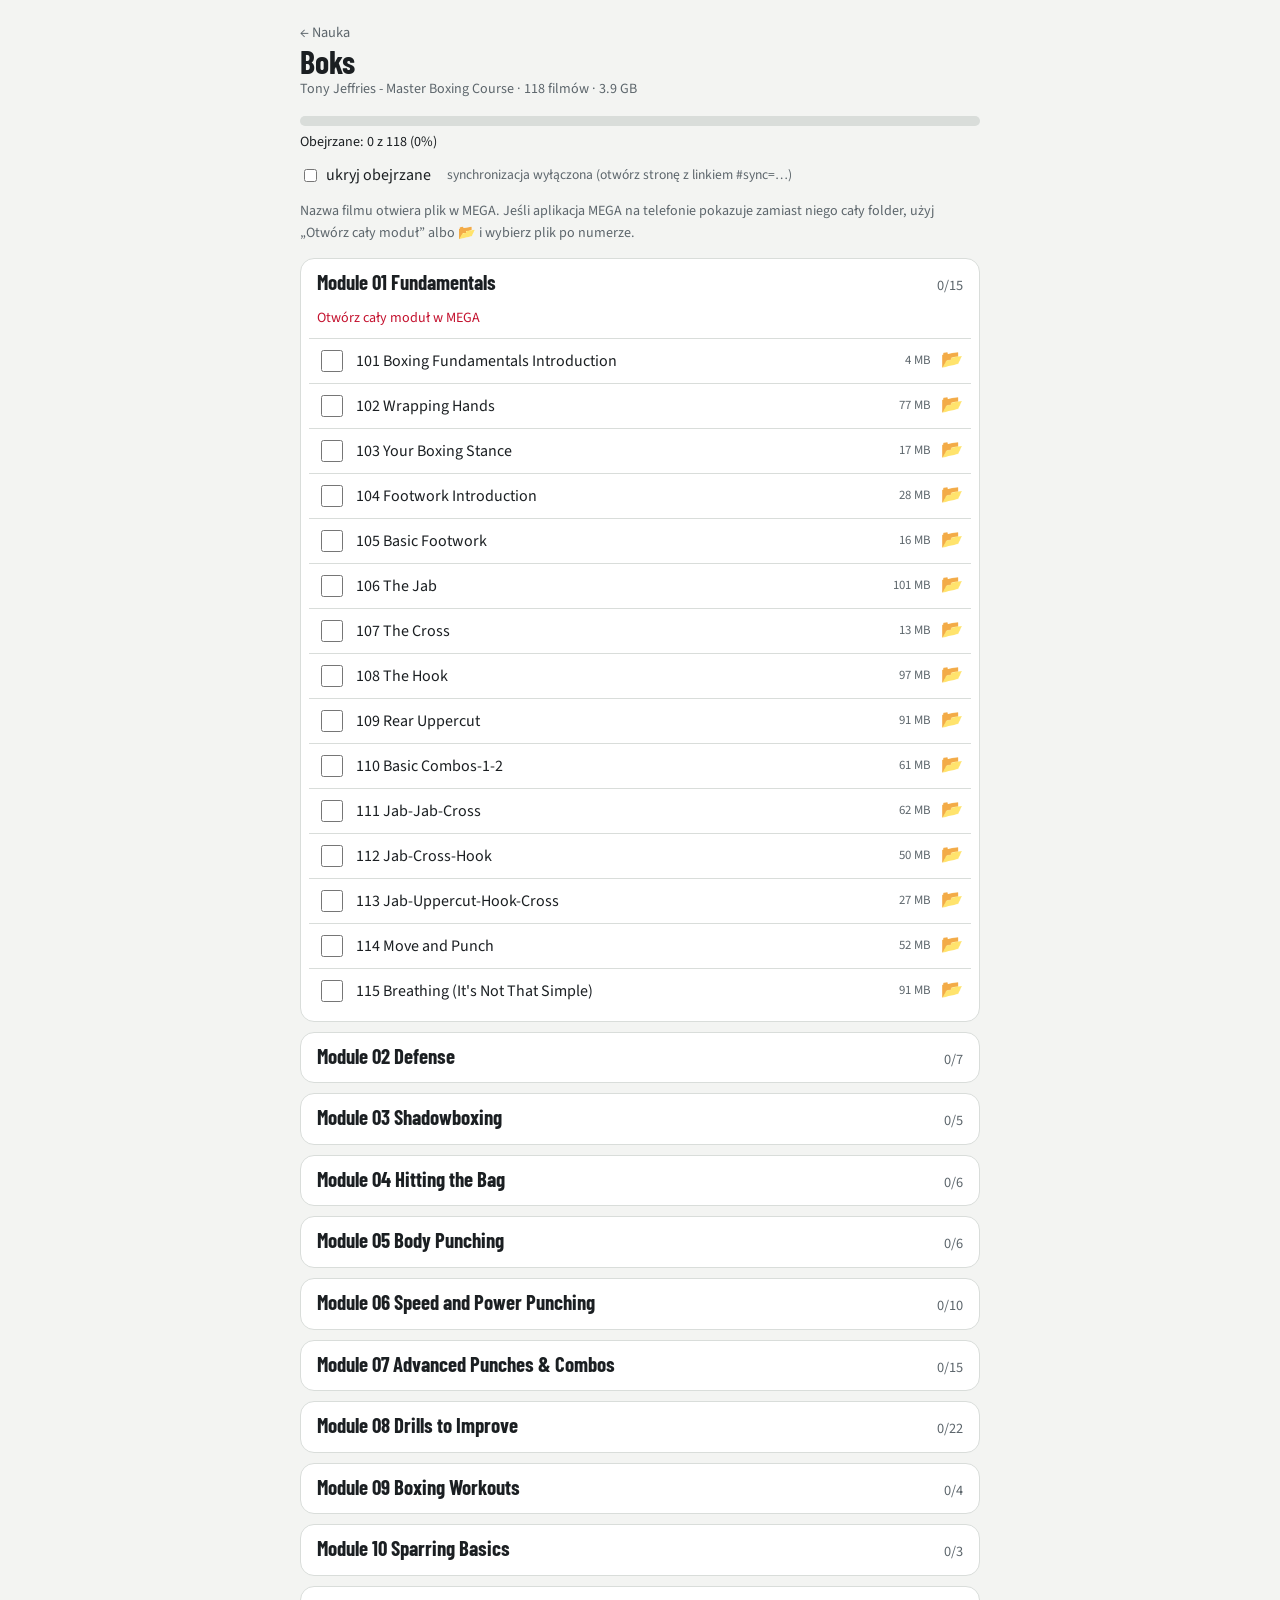
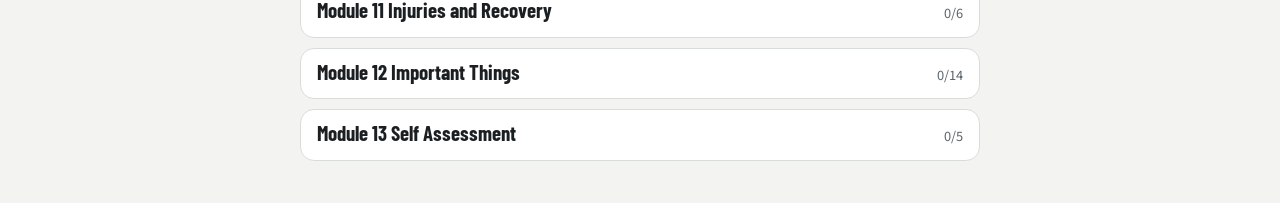
<file: boks/index.html>
<!doctype html>
<html lang="pl">
<head><link rel="manifest" href="../manifest.webmanifest"><meta name="theme-color" content="#c4122f"><link rel="apple-touch-icon" href="../ikona-192.png"><link rel="icon" href="../ikona-192.png"><script>if('serviceWorker' in navigator)navigator.serviceWorker.register('../sw.js',{scope:'../'})</script>
<meta charset="utf-8">
<meta name="viewport" content="width=device-width,initial-scale=1,viewport-fit=cover">
<meta name="robots" content="noindex,nofollow">
<title>Boks</title>
<meta name="theme-color" content="#c4122f">
<link rel="preconnect" href="https://fonts.googleapis.com">
<link rel="stylesheet" href="https://fonts.googleapis.com/css2?family=Barlow+Condensed:wght@600;700&family=Source+Sans+3:wght@400;600;700&display=swap">
<style>
:root{
  --bg:#f3f4f2; --panel:#fff; --ink:#1b1f22; --muted:#5d666c; --line:#d9ddda;
  --accent:#c4122f; --accent-ink:#fff; --accent-soft:#fbe7ea; --ok:#1f7a3a;
  --font-display:"Barlow Condensed","Arial Narrow",Arial,sans-serif;
  --font-body:"Source Sans 3","Segoe UI",system-ui,sans-serif;
}
@media (prefers-color-scheme: dark){:root:not([data-theme="light"]){
  --bg:#141719; --panel:#1d2124; --ink:#e8eae8; --muted:#9aa3a8; --line:#30363a;
  --accent:#ff5468; --accent-ink:#1a0005; --accent-soft:#3a1a20; --ok:#5fd17f; color-scheme:dark}}
:root[data-theme="dark"]{
  --bg:#141719; --panel:#1d2124; --ink:#e8eae8; --muted:#9aa3a8; --line:#30363a;
  --accent:#ff5468; --accent-ink:#1a0005; --accent-soft:#3a1a20; --ok:#5fd17f; color-scheme:dark}
*{box-sizing:border-box}
html,body{margin:0}
body{background:var(--bg);color:var(--ink);font:400 16px/1.5 var(--font-body);padding:env(safe-area-inset-top) 16px calc(32px + env(safe-area-inset-bottom));-webkit-tap-highlight-color:transparent}
.wrap{max-width:680px;margin:0 auto}
h1,h2{font-family:var(--font-display);font-weight:700;line-height:1.1;margin:0}
h1{font-size:2rem}
header{padding:20px 0 6px}
header a{color:var(--muted);font-size:.9rem;text-decoration:none}
.muted{color:var(--muted)} .small{font-size:.88rem}
.bar{height:10px;background:var(--line);border-radius:6px;overflow:hidden;margin:10px 0 6px}
.bar i{display:block;height:100%;background:var(--accent);width:0;transition:width .3s}
.tools{display:flex;flex-wrap:wrap;gap:8px 16px;align-items:center;margin:10px 0 14px}
.tools label{display:flex;gap:6px;align-items:center;cursor:pointer}
#sync{font-size:.85rem}
details{background:var(--panel);border:1px solid var(--line);border-radius:14px;margin:10px 0;overflow:hidden}
summary{list-style:none;cursor:pointer;padding:12px 16px;display:flex;justify-content:space-between;gap:10px;align-items:baseline}
summary::-webkit-details-marker{display:none}
summary h2{font-size:1.3rem}
summary .cnt{color:var(--muted);font-size:.9rem;white-space:nowrap}
summary .cnt.done{color:var(--ok);font-weight:600}
.fl{display:block;padding:0 16px 8px;font-size:.88rem;color:var(--accent);text-decoration:none}
li a.fd{flex:none;font-size:1.1rem;text-decoration:none;color:var(--muted)}
ul{list-style:none;margin:0;padding:0 8px 8px}
li{display:flex;gap:10px;align-items:center;padding:8px;border-top:1px solid var(--line)}
li input{width:22px;height:22px;flex:none;accent-color:var(--accent);cursor:pointer}
li a{flex:1;color:var(--ink);text-decoration:none;min-width:0;overflow-wrap:anywhere}
li a:hover{color:var(--accent)}
li .sz{color:var(--muted);font-size:.8rem;white-space:nowrap}
li.w a{color:var(--muted)}
body.hide li.w{display:none}
body.hide details.alldone{display:none}
button.lnk{background:none;border:0;color:var(--accent);font:inherit;cursor:pointer;padding:0;text-decoration:underline}
</style>
</head>
<body>
<div class="wrap">
<header><a href="../">← Nauka</a><h1>Boks</h1><div class="muted small" id="src"></div></header>
<div class="bar"><i id="pbar"></i></div>
<div id="ptxt" class="small"></div>
<div class="tools">
  <label><input type="checkbox" id="hide"> ukryj obejrzane</label>
  <span id="sync" class="muted"></span>
</div>
<p class="muted small">Nazwa filmu otwiera plik w MEGA. Jeśli aplikacja MEGA na telefonie pokazuje zamiast niego cały folder, użyj „Otwórz cały moduł” albo 📂 i wybierz plik po numerze.</p>
<div id="lista">Wczytuję listę…</div>
</div>
<script>
// Stan: {id: {w: 1|0, t: ms}}. Scalanie: dla każdego filmu wygrywa nowszy znacznik czasu,
// więc odznaczenie na jednym urządzeniu przechodzi na inne, a zaznaczenia sumują się.
const API = "https://nieciecz.taile0bd49.ts.net:8443/sync/";
const SERWIS = "boks", LS = "nauka_boks_stan", LSK = "nauka_sync_klucz", LSH = "nauka_boks_ukryj";
const ls = {get(k){try{return localStorage.getItem(k)}catch(e){return null}}, set(k,v){try{localStorage.setItem(k,v)}catch(e){}}};

// Klucz synchronizacji podaje się raz w adresie: …/boks/#sync=<klucz> (potem zostaje w przeglądarce).
const m = location.hash.match(/sync=([\w-]+)/);
if (m) { ls.set(LSK, m[1]); history.replaceState(null, "", location.pathname); }
const KLUCZ = ls.get(LSK);

let stan = {}; try { stan = JSON.parse(ls.get(LS) || "{}") || {}; } catch (e) {}
let filmy = [];
const $ = s => document.querySelector(s);

function scal(a, b) {
  const o = {...a};
  for (const [k, v] of Object.entries(b || {})) if (!o[k] || (v.t || 0) > (o[k].t || 0)) o[k] = v;
  return o;
}
const ob = id => !!(stan[id] && stan[id].w);
const nat = (a, b) => a.localeCompare(b, "pl", {numeric: true, sensitivity: "base"});
const ladna = n => n.replace(/\.[^.]+$/, "").replace(/\s*-\s*Tony Jeffries\s*$/i, "");
const mb = s => s >= 1e9 ? (s / 1e9).toFixed(1) + " GB" : Math.round(s / 1e6) + " MB";

function rysuj() {
  const grupy = new Map();
  for (const f of filmy) { if (!grupy.has(f.folder)) grupy.set(f.folder, []); grupy.get(f.folder).push(f); }
  const otwarte = new Set([...document.querySelectorAll("details[open]")].map(d => d.dataset.f));
  const pierwszyRaz = !document.querySelector("details");
  const box = $("#lista"); box.innerHTML = "";
  let razem = 0, obejrz = 0, pierwszyNieobejrzany = null;
  for (const folder of [...grupy.keys()].sort(nat)) {
    const lista = grupy.get(folder).sort((a, b) => nat(a.nazwa, b.nazwa));
    const n = lista.filter(f => ob(f.id)).length;
    razem += lista.length; obejrz += n;
    if (pierwszyNieobejrzany === null && n < lista.length) pierwszyNieobejrzany = folder;
    const d = document.createElement("details");
    d.dataset.f = folder;
    if (n === lista.length) d.className = "alldone";
    const tytul = folder.split("/").pop() || folder;
    d.innerHTML = `<summary><h2></h2><span class="cnt${n === lista.length ? " done" : ""}">${n}/${lista.length}</span></summary><ul></ul>`;
    d.querySelector("h2").textContent = tytul;
    const fl = document.createElement("a");
    fl.className = "fl"; fl.href = lista[0].link_folderu || "#"; fl.target = "_blank"; fl.rel = "noopener";
    fl.textContent = "Otwórz cały moduł w MEGA";
    d.insertBefore(fl, d.querySelector("ul"));
    const ul = d.querySelector("ul");
    for (const f of lista) {
      const li = document.createElement("li");
      if (ob(f.id)) li.className = "w";
      li.innerHTML = `<input type="checkbox" aria-label="obejrzane"><a target="_blank" rel="noopener"></a><span class="sz"></span><a class="fd" target="_blank" rel="noopener" title="folder modułu w MEGA">📂</a>`;
      const cb = li.querySelector("input"); cb.checked = ob(f.id);
      cb.onchange = () => ustaw(f.id, cb.checked);
      const a = li.querySelector("a"); a.href = f.link; a.textContent = ladna(f.nazwa); a.title = f.nazwa;
      li.querySelector(".sz").textContent = mb(f.rozmiar);
      const fd = li.querySelector("a.fd"); if (f.link_folderu) fd.href = f.link_folderu; else fd.remove();
      ul.appendChild(li);
    }
    box.appendChild(d);
    if (otwarte.has(folder)) d.open = true;
  }
  if (pierwszyRaz && pierwszyNieobejrzany !== null) {
    const d = [...box.querySelectorAll("details")].find(x => x.dataset.f === pierwszyNieobejrzany);
    if (d) d.open = true;
  }
  $("#pbar").style.width = razem ? (100 * obejrz / razem) + "%" : 0;
  $("#ptxt").textContent = `Obejrzane: ${obejrz} z ${razem} (${razem ? Math.round(100 * obejrz / razem) : 0}%)`;
}

function ustaw(id, w) {
  stan[id] = {w: w ? 1 : 0, t: Date.now()};
  ls.set(LS, JSON.stringify(stan));
  rysuj();
  wyslij();
}

function info(t) { $("#sync").textContent = t; }

async function pobierz() {
  const r = await fetch(API + KLUCZ + "/" + SERWIS, {cache: "no-store"});
  if (!r.ok) throw new Error(r.status);
  return (await r.json()).v || {};
}
let trwa = false, znowu = false;
async function wyslij() {
  if (!KLUCZ) return;
  if (trwa) { znowu = true; return; }
  trwa = true;
  try {
    stan = scal(stan, await pobierz());
    const r = await fetch(API + KLUCZ + "/" + SERWIS, {method: "PUT", headers: {"Content-Type": "application/json"}, body: JSON.stringify({v: stan})});
    if (!r.ok) throw new Error(r.status);
    ls.set(LS, JSON.stringify(stan));
    info("zsynchronizowano " + new Date().toLocaleTimeString("pl", {hour: "2-digit", minute: "2-digit"}));
  } catch (e) {
    info("offline, zapisano w tej przeglądarce");
  }
  trwa = false;
  if (znowu) { znowu = false; wyslij(); }
}
async function synchronizuj() {
  if (!KLUCZ) { info("synchronizacja wyłączona (otwórz stronę z linkiem #sync=…)"); return; }
  try {
    const zdalny = await pobierz();
    const przed = JSON.stringify(stan);
    stan = scal(stan, zdalny);
    ls.set(LS, JSON.stringify(stan));
    if (JSON.stringify(stan) !== przed) rysuj();
    // lokalne zmiany, których serwer nie ma, odsyłamy
    if (JSON.stringify(scal(zdalny, stan)) !== JSON.stringify(zdalny)) await wyslij();
    else info("zsynchronizowano " + new Date().toLocaleTimeString("pl", {hour: "2-digit", minute: "2-digit"}));
  } catch (e) { info("offline, zapisano w tej przeglądarce"); }
}

$("#hide").checked = ls.get(LSH) === "1";
document.body.classList.toggle("hide", $("#hide").checked);
$("#hide").onchange = e => { document.body.classList.toggle("hide", e.target.checked); ls.set(LSH, e.target.checked ? "1" : "0"); };
document.addEventListener("visibilitychange", () => { if (!document.hidden) synchronizuj(); });

fetch("filmy.json", {cache: "no-cache"}).then(r => r.json()).then(d => {
  filmy = d.filmy;
  const gl = [...new Set(filmy.map(f => f.folder.split("/")[0]))];
  $("#src").textContent = gl.join(", ") + " · " + filmy.length + " filmów · " + mb(filmy.reduce((s, f) => s + f.rozmiar, 0));
  rysuj();
  synchronizuj();
}).catch(() => { $("#lista").textContent = "Nie udało się wczytać listy filmów."; });
</script>
</body>
</html>
</file>
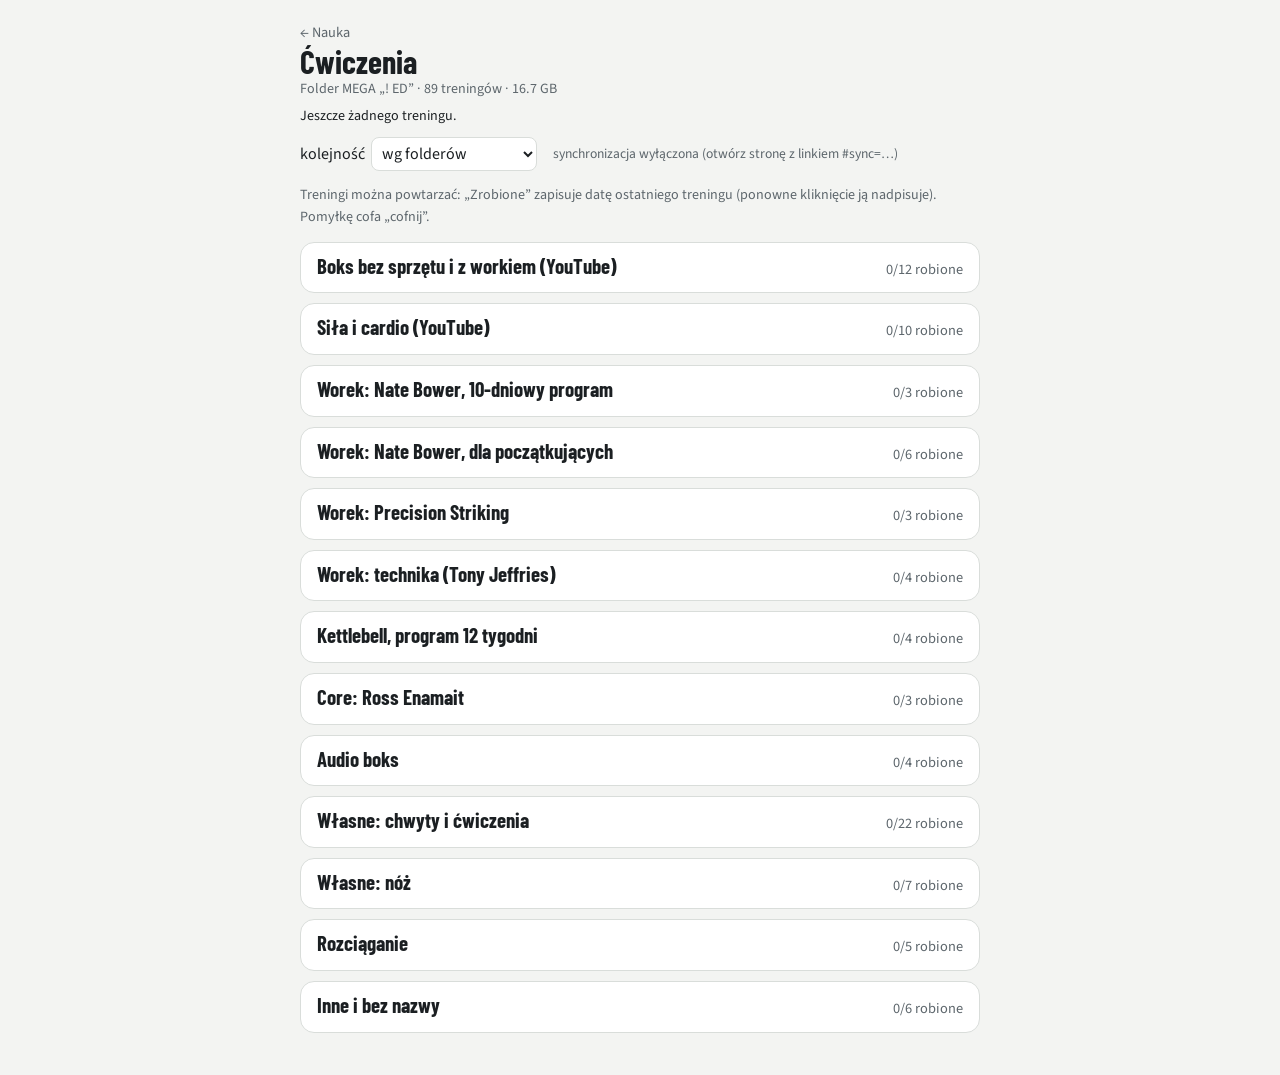
<file: cwiczenia/index.html>
<!doctype html>
<html lang="pl">
<head><link rel="manifest" href="../manifest.webmanifest"><meta name="theme-color" content="#c4122f"><link rel="apple-touch-icon" href="../ikona-192.png"><link rel="icon" href="../ikona-192.png"><script>if('serviceWorker' in navigator)navigator.serviceWorker.register('../sw.js',{scope:'../'})</script>
<meta charset="utf-8">
<meta name="viewport" content="width=device-width,initial-scale=1,viewport-fit=cover">
<meta name="robots" content="noindex,nofollow">
<title>Ćwiczenia</title>
<meta name="theme-color" content="#c4122f">
<link rel="preconnect" href="https://fonts.googleapis.com">
<link rel="stylesheet" href="https://fonts.googleapis.com/css2?family=Barlow+Condensed:wght@600;700&family=Source+Sans+3:wght@400;600;700&display=swap">
<style>
:root{
  --bg:#f3f4f2; --panel:#fff; --ink:#1b1f22; --muted:#5d666c; --line:#d9ddda;
  --accent:#c4122f; --accent-ink:#fff; --accent-soft:#fbe7ea; --ok:#1f7a3a;
  --font-display:"Barlow Condensed","Arial Narrow",Arial,sans-serif;
  --font-body:"Source Sans 3","Segoe UI",system-ui,sans-serif;
}
@media (prefers-color-scheme: dark){:root:not([data-theme="light"]){
  --bg:#141719; --panel:#1d2124; --ink:#e8eae8; --muted:#9aa3a8; --line:#30363a;
  --accent:#ff5468; --accent-ink:#1a0005; --accent-soft:#3a1a20; --ok:#5fd17f; color-scheme:dark}}
:root[data-theme="dark"]{
  --bg:#141719; --panel:#1d2124; --ink:#e8eae8; --muted:#9aa3a8; --line:#30363a;
  --accent:#ff5468; --accent-ink:#1a0005; --accent-soft:#3a1a20; --ok:#5fd17f; color-scheme:dark}
*{box-sizing:border-box}
html,body{margin:0}
body{background:var(--bg);color:var(--ink);font:400 16px/1.5 var(--font-body);padding:env(safe-area-inset-top) 16px calc(32px + env(safe-area-inset-bottom));-webkit-tap-highlight-color:transparent}
.wrap{max-width:680px;margin:0 auto}
h1,h2{font-family:var(--font-display);font-weight:700;line-height:1.1;margin:0}
h1{font-size:2rem}
header{padding:20px 0 6px}
header a{color:var(--muted);font-size:.9rem;text-decoration:none}
.muted{color:var(--muted)} .small{font-size:.88rem}
.bar{height:10px;background:var(--line);border-radius:6px;overflow:hidden;margin:10px 0 6px}
.bar i{display:block;height:100%;background:var(--accent);width:0;transition:width .3s}
.tools{display:flex;flex-wrap:wrap;gap:8px 16px;align-items:center;margin:10px 0 14px}
.tools label{display:flex;gap:6px;align-items:center;cursor:pointer}
#sync{font-size:.85rem}
details{background:var(--panel);border:1px solid var(--line);border-radius:14px;margin:10px 0;overflow:hidden}
summary{list-style:none;cursor:pointer;padding:12px 16px;display:flex;justify-content:space-between;gap:10px;align-items:baseline}
summary::-webkit-details-marker{display:none}
summary h2{font-size:1.3rem}
summary .cnt{color:var(--muted);font-size:.9rem;white-space:nowrap}
summary .cnt.done{color:var(--ok);font-weight:600}
.fl{display:block;padding:0 16px 8px;font-size:.88rem;color:var(--accent);text-decoration:none}
li a.fd{flex:none;font-size:1.1rem;text-decoration:none;color:var(--muted)}
ul{list-style:none;margin:0;padding:0 8px 8px}
li{display:flex;gap:10px;align-items:center;padding:8px;border-top:1px solid var(--line)}
li input{width:22px;height:22px;flex:none;accent-color:var(--accent);cursor:pointer}
li a{flex:1;color:var(--ink);text-decoration:none;min-width:0;overflow-wrap:anywhere}
li a:hover{color:var(--accent)}
li .sz{color:var(--muted);font-size:.8rem;white-space:nowrap}
li.w a{color:var(--muted)}
body.hide li.w{display:none}
body.hide details.alldone{display:none}
button.lnk{background:none;border:0;color:var(--accent);font:inherit;cursor:pointer;padding:0;text-decoration:underline}
.tr{padding:10px 12px;border-top:1px solid var(--line)}
.tr .r1{display:flex;gap:10px;align-items:baseline}
.tr .r1 a{flex:1;color:var(--ink);font-weight:600;text-decoration:none;min-width:0;overflow-wrap:anywhere}
.tr .r1 a:hover{color:var(--accent)}
.tr .opis{color:var(--muted);font-size:.9rem;margin:2px 0 6px}
.tr .r2{display:flex;gap:10px;align-items:center;flex-wrap:wrap}
.tr .ost{font-size:.88rem;color:var(--muted)}
.tr .ost.dzis{color:var(--ok);font-weight:600}
button.zr{background:var(--accent);color:var(--accent-ink);border:0;border-radius:9px;padding:7px 12px;font:600 .9rem var(--font-body);cursor:pointer}
button.zr.on{background:var(--ok);color:#fff}
select{font:inherit;padding:4px 6px;border-radius:8px;border:1px solid var(--line);background:var(--panel);color:var(--ink)}
</style>
</head>
<body>
<div class="wrap">
<header><a href="../">← Nauka</a><h1>Ćwiczenia</h1><div class="muted small" id="src"></div></header>
<div id="ptxt" class="small"></div>
<div class="tools">
  <label>kolejność <select id="sort"><option value="f">wg folderów</option><option value="o">najdawniej robione</option></select></label>
  <span id="sync" class="muted"></span>
</div>
<p class="muted small">Treningi można powtarzać: „Zrobione” zapisuje datę ostatniego treningu (ponowne kliknięcie ją nadpisuje). Pomyłkę cofa „cofnij”.</p>
<div id="lista">Wczytuję listę…</div>
</div>
<script>
// Stan: {id: {d: ms ostatniego treningu | 0, p: poprzednia data (do cofnięcia), t: ms zmiany}}.
// Scalanie jak w /nauka/boks/: dla każdego treningu wygrywa nowszy znacznik t.
const API = "https://nieciecz.taile0bd49.ts.net:8443/sync/";
const SERWIS = "cwiczenia", LS = "nauka_cwiczenia_stan", LSK = "nauka_sync_klucz", LSS = "nauka_cwiczenia_sort";
const ls = {get(k){try{return localStorage.getItem(k)}catch(e){return null}}, set(k,v){try{localStorage.setItem(k,v)}catch(e){}}};

const m = location.hash.match(/sync=([\w-]+)/);
if (m) { ls.set(LSK, m[1]); history.replaceState(null, "", location.pathname); }
const KLUCZ = ls.get(LSK);

let stan = {}; try { stan = JSON.parse(ls.get(LS) || "{}") || {}; } catch (e) {}
let tr = [];
const $ = s => document.querySelector(s);

function scal(a, b) {
  const o = {...a};
  for (const [k, v] of Object.entries(b || {})) if (!o[k] || (v.t || 0) > (o[k].t || 0)) o[k] = v;
  return o;
}
const ost = id => (stan[id] && stan[id].d) || 0;
const nat = (a, b) => a.localeCompare(b, "pl", {numeric: true, sensitivity: "base"});
const ladna = n => n.replace(/\.[^.]+$/, "").replace(/[_]+/g, " ");
const mb = s => s >= 1e9 ? (s / 1e9).toFixed(1) + " GB" : Math.round(s / 1e6) + " MB";
const dzien = t => { const x = new Date(t); x.setHours(0, 0, 0, 0); return x.getTime(); };
function kiedy(t) {
  if (!t) return "jeszcze nie robiony";
  const dni = Math.round((dzien(Date.now()) - dzien(t)) / 864e5);
  const d = new Date(t).toLocaleDateString("pl", {day: "numeric", month: "short"});
  const g = new Date(t).toLocaleTimeString("pl", {hour: "2-digit", minute: "2-digit"});
  return "ostatnio: " + (dni === 0 ? "dziś" : dni === 1 ? "wczoraj" : dni + " dni temu") + " (" + d + ", " + g + ")";
}

function wiersz(f) {
  const el = document.createElement("div"); el.className = "tr";
  el.innerHTML = `<div class="r1"><a target="_blank" rel="noopener"></a><span class="sz small muted"></span></div><div class="opis"></div><div class="r2"><button class="zr"></button><span class="ost"></span><button class="lnk small cof">cofnij</button></div>`;
  const a = el.querySelector("a"); a.href = f.link; a.textContent = f.tytul || ladna(f.nazwa); a.title = f.nazwa;
  el.querySelector(".sz").textContent = f.rozmiar ? mb(f.rozmiar) : "";
  const op = el.querySelector(".opis"); if (f.opis) op.textContent = f.opis; else op.remove();
  const t = ost(f.id), dz = t && dzien(t) === dzien(Date.now());
  const b = el.querySelector("button.zr"); b.textContent = dz ? "✓ Zrobione dziś" : "Zrobione"; if (dz) b.classList.add("on");
  b.onclick = () => ustaw(f.id, Date.now());
  const o = el.querySelector(".ost"); o.textContent = kiedy(t); if (dz) o.classList.add("dzis");
  const c = el.querySelector(".cof"); if (t) c.onclick = () => ustaw(f.id, (stan[f.id] && stan[f.id].p) || 0, true); else c.remove();
  return el;
}

function rysuj() {
  const box = $("#lista"); box.innerHTML = "";
  const sort = $("#sort").value;
  if (sort === "o") {
    const d = document.createElement("details"); d.open = true;
    d.innerHTML = `<summary><h2>Od najdawniej robionych</h2></summary>`;
    [...tr].sort((a, b) => ost(a.id) - ost(b.id) || nat(a.folder + a.nazwa, b.folder + b.nazwa)).forEach(f => d.appendChild(wiersz(f)));
    box.appendChild(d);
  } else {
    const otwarte = new Set([...document.querySelectorAll("details[open]")].map(d => d.dataset.f));
    const pierwszyRaz = !document.querySelector("details[data-f]");
    const grupy = new Map();
    for (const f of tr) { if (!grupy.has(f.folder)) grupy.set(f.folder, []); grupy.get(f.folder).push(f); }
    for (const folder of [...grupy.keys()].sort(nat)) {
      const lista = grupy.get(folder).sort((a, b) => nat(a.nazwa, b.nazwa));
      const d = document.createElement("details"); d.dataset.f = folder;
      const n = lista.filter(f => ost(f.id)).length;
      d.innerHTML = `<summary><h2></h2><span class="cnt">${n}/${lista.length} robione</span></summary>`;
      d.querySelector("h2").textContent = folder.replace(/^\d+\s+/, "");
      if (lista[0].link_folderu) {
        const fl = document.createElement("a"); fl.className = "fl"; fl.href = lista[0].link_folderu; fl.target = "_blank"; fl.rel = "noopener";
        fl.textContent = "Otwórz folder w MEGA"; d.appendChild(fl);
      }
      lista.forEach(f => d.appendChild(wiersz(f)));
      box.appendChild(d);
      if (otwarte.has(folder) || (pierwszyRaz && grupy.size <= 3)) d.open = true;
    }
  }
  const dzis = tr.filter(f => ost(f.id) && dzien(ost(f.id)) === dzien(Date.now())).length;
  const ostatni = Math.max(0, ...tr.map(f => ost(f.id)));
  $("#ptxt").textContent = (dzis ? `Dziś zrobione: ${dzis}. ` : "") + (ostatni ? "Ostatni trening " + kiedy(ostatni).replace("ostatnio: ", "") + "." : "Jeszcze żadnego treningu.");
}

function ustaw(id, d, cofnij) {
  const st = stan[id] || {};
  stan[id] = {d, p: cofnij ? 0 : (st.d || 0), t: Date.now()};
  ls.set(LS, JSON.stringify(stan));
  rysuj();
  wyslij();
}
function info(t) { $("#sync").textContent = t; }

async function pobierz() {
  const r = await fetch(API + KLUCZ + "/" + SERWIS, {cache: "no-store"});
  if (!r.ok) throw new Error(r.status);
  return (await r.json()).v || {};
}
let trwa = false, znowu = false;
async function wyslij() {
  if (!KLUCZ) return;
  if (trwa) { znowu = true; return; }
  trwa = true;
  try {
    stan = scal(stan, await pobierz());
    const r = await fetch(API + KLUCZ + "/" + SERWIS, {method: "PUT", headers: {"Content-Type": "application/json"}, body: JSON.stringify({v: stan})});
    if (!r.ok) throw new Error(r.status);
    ls.set(LS, JSON.stringify(stan));
    info("zsynchronizowano " + new Date().toLocaleTimeString("pl", {hour: "2-digit", minute: "2-digit"}));
  } catch (e) {
    info("offline, zapisano w tej przeglądarce");
  }
  trwa = false;
  if (znowu) { znowu = false; wyslij(); }
}
async function synchronizuj() {
  if (!KLUCZ) { info("synchronizacja wyłączona (otwórz stronę z linkiem #sync=…)"); return; }
  try {
    const zdalny = await pobierz();
    const przed = JSON.stringify(stan);
    stan = scal(stan, zdalny);
    ls.set(LS, JSON.stringify(stan));
    if (JSON.stringify(stan) !== przed) rysuj();
    // lokalne zmiany, których serwer nie ma, odsyłamy
    if (JSON.stringify(scal(zdalny, stan)) !== JSON.stringify(zdalny)) await wyslij();
    else info("zsynchronizowano " + new Date().toLocaleTimeString("pl", {hour: "2-digit", minute: "2-digit"}));
  } catch (e) { info("offline, zapisano w tej przeglądarce"); }
}

$("#sort").value = ls.get(LSS) === "o" ? "o" : "f";
$("#sort").onchange = e => { ls.set(LSS, e.target.value); rysuj(); };
document.addEventListener("visibilitychange", () => { if (!document.hidden) { rysuj(); synchronizuj(); } });

fetch("treningi.json", {cache: "no-cache"}).then(r => r.json()).then(d => {
  tr = d.filmy;
  $("#src").textContent = "Folder MEGA „! ED” · " + tr.length + " treningów · " + mb(tr.reduce((s, f) => s + f.rozmiar, 0));
  rysuj();
  synchronizuj();
}).catch(() => { $("#lista").textContent = "Nie udało się wczytać listy treningów."; });
</script>
</body>
</html>
</file>
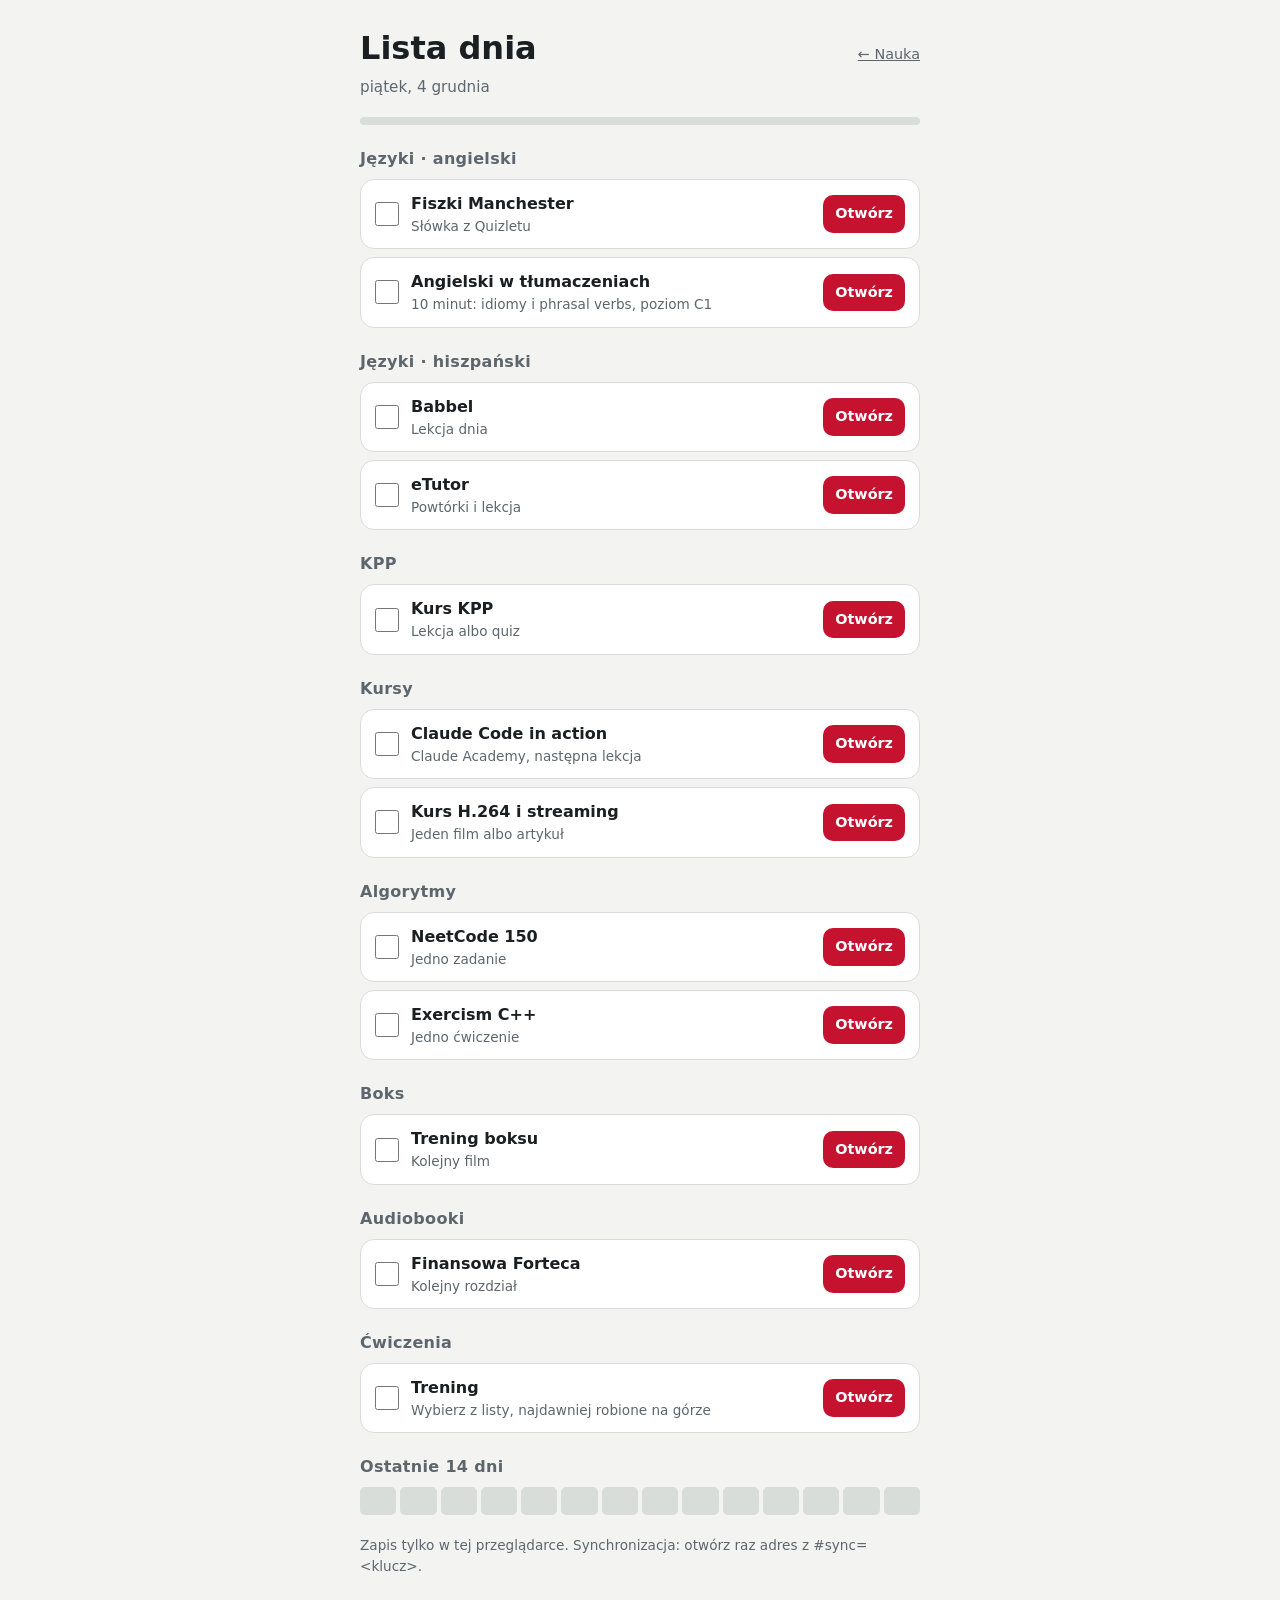
<file: dzis/index.html>
<!doctype html>
<html lang="pl"><head><link rel="manifest" href="../manifest.webmanifest"><meta name="theme-color" content="#c4122f"><link rel="apple-touch-icon" href="../ikona-192.png"><link rel="icon" href="../ikona-192.png"><script>if('serviceWorker' in navigator)navigator.serviceWorker.register('../sw.js',{scope:'../'})</script><meta charset="utf-8"><meta name="viewport" content="width=device-width,initial-scale=1">
<meta name="robots" content="noindex,nofollow"><title>Lista dnia</title>
<style>
:root{--bg:#f3f4f2;--panel:#fff;--ink:#1b1f22;--muted:#5d666c;--line:#d9ddda;--accent:#c4122f;--ok:#1f7a3f}
@media (prefers-color-scheme: dark){:root:not([data-theme="light"]){--bg:#141719;--panel:#1d2124;--ink:#e8eae8;--muted:#9aa3a8;--line:#30363a;--accent:#ff5468;--ok:#4cc77a;color-scheme:dark}}
:root[data-theme="dark"]{--bg:#141719;--panel:#1d2124;--ink:#e8eae8;--muted:#9aa3a8;--line:#30363a;--accent:#ff5468;--ok:#4cc77a;color-scheme:dark}
body{margin:0;background:var(--bg);color:var(--ink);font:16px/1.5 system-ui,sans-serif;padding:24px 16px 40px}
.w{max-width:560px;margin:0 auto}
h1{margin:0}.top{display:flex;justify-content:space-between;align-items:baseline;gap:12px;margin-bottom:4px}
.top a{color:var(--muted);font-size:.9rem}
.sub{color:var(--muted);margin:0 0 18px;font-size:.95rem}
h2{font-size:1rem;margin:22px 0 8px;color:var(--muted);font-weight:600;letter-spacing:.02em}
.it{display:flex;align-items:center;gap:12px;background:var(--panel);border:1px solid var(--line);border-radius:14px;padding:12px 14px;margin:8px 0}
.it input{width:24px;height:24px;accent-color:var(--ok);flex:none;margin:0}
.it label{flex:1;cursor:pointer}.it label span{display:block;color:var(--muted);font-size:.85rem}
.it.done label b{text-decoration:line-through;color:var(--muted)}
.go{flex:none;background:var(--accent);color:#fff;text-decoration:none;border-radius:10px;padding:8px 12px;font-weight:600;font-size:.9rem}
.bar{height:8px;background:var(--line);border-radius:4px;overflow:hidden;margin:6px 0 0}.bar i{display:block;height:100%;background:var(--ok);width:0;transition:width .2s}
.hist{display:flex;gap:4px;margin-top:8px}.hist div{flex:1;height:28px;border-radius:5px;background:var(--line);position:relative}
.hist div[data-n="1"]{background:color-mix(in srgb,var(--ok) 35%,var(--line))}.hist div[data-n="2"]{background:color-mix(in srgb,var(--ok) 60%,var(--line))}
.hist div[data-n="3"]{background:color-mix(in srgb,var(--ok) 80%,var(--line))}.hist div[data-n="4"]{background:var(--ok)}
.foot{color:var(--muted);font-size:.85rem;margin-top:20px}
</style></head><body><div class="w">
<div class="top"><h1>Lista dnia</h1><a href="../">← Nauka</a></div>
<p class="sub" id="dzis"></p>
<div class="bar"><i id="pas"></i></div>
<div id="lista"></div>
<h2>Ostatnie 14 dni</h2><div class="hist" id="hist"></div>
<p class="foot" id="sync">Zapis tylko w tej przeglądarce. Synchronizacja: otwórz raz adres z #sync=&lt;klucz&gt;.</p>
</div>
<script>
// Wspólny magazyn postępu na serwerze nieciecz (ten sam co /nauka/boks/). Klucz podaje się raz: …/dzis/#sync=<klucz>,
// zostaje w przeglądarce i działa dla wszystkich stron /nauka/. Bez klucza zapis tylko w localStorage.
let KLUCZ=null;try{const m=location.hash.match(/sync=([\w-]+)/);if(m){localStorage.setItem('nauka_sync_klucz',m[1]);history.replaceState(null,'',location.pathname)}KLUCZ=localStorage.getItem('nauka_sync_klucz')}catch(e){}
const SYNC_URL=KLUCZ?'https://nieciecz.taile0bd49.ts.net:8443/sync/'+KLUCZ+'/dzis':'';
const ZAD=[
 {j:'Języki · angielski',id:'manchester',n:'Fiszki Manchester',o:'Słówka z Quizletu',href:'../manchester/'},
 {j:'Języki · angielski',id:'angielski',n:'Angielski w tłumaczeniach',o:'10 minut: idiomy i phrasal verbs, poziom C1',href:'../angielski/'},
 {j:'Języki · hiszpański',id:'babbel',n:'Babbel',o:'Lekcja dnia',ios:'https://apps.apple.com/pl/app/id829587759',and:'com.babbel.mobile.android.en',web:'https://my.babbel.com/'},
 {j:'Języki · hiszpański',id:'etutor',n:'eTutor',o:'Powtórki i lekcja',ios:'https://apps.apple.com/pl/app/id1108911192',and:'pl.etutor.mobile',web:'https://www.etutor.pl/'},
 {j:'KPP',id:'kpp',n:'Kurs KPP',o:'Lekcja albo quiz',href:'../kpp/'},
 {j:'Kursy',id:'claude_code',n:'Claude Code in action',o:'Claude Academy, następna lekcja',href:'https://anthropic.skilljar.com/claude-code-in-action'},
 {j:'Kursy',id:'h264',n:'Kurs H.264 i streaming',o:'Jeden film albo artykuł',href:'../wideo/'},
 {j:'Algorytmy',id:'neetcode',n:'NeetCode 150',o:'Jedno zadanie',href:'https://neetcode.io/practice/practice/neetcode150'},
 {j:'Algorytmy',id:'exercism_cpp',n:'Exercism C++',o:'Jedno ćwiczenie',href:'https://exercism.org/tracks/cpp'},
 {j:'Boks',id:'boks',n:'Trening boksu',o:'Kolejny film',href:'../boks/'},
 {j:'Audiobooki',id:'audiobooki',n:'Finansowa Forteca',o:'Kolejny rozdział',href:'../audiobooki/'},
 {j:'Ćwiczenia',id:'cwiczenia',n:'Trening',o:'Wybierz z listy, najdawniej robione na górze',href:'../cwiczenia/'}
];
const ua=navigator.userAgent,isA=/Android/i.test(ua),isI=/iPhone|iPad|iPod/i.test(ua)||(navigator.platform==='MacIntel'&&navigator.maxTouchPoints>1);
function link(z){
 if(z.href)return z.href;
 if(isA)return 'intent://#Intent;action=android.intent.action.MAIN;category=android.intent.category.LAUNCHER;package='+z.and+';S.browser_fallback_url='+encodeURIComponent('https://play.google.com/store/apps/details?id='+z.and)+';end';
 if(isI)return z.ios; // App Store pokazuje „Otwórz”, gdy aplikacja jest zainstalowana
 return z.web;
}
const dz=d=>{const x=new Date(d);x.setMinutes(x.getMinutes()-x.getTimezoneOffset());return x.toISOString().slice(0,10)};
const DZIS=dz(new Date());
// stan: {"YYYY-MM-DD":{"speak":{"v":true,"t":ms}}}; scalanie: nowszy znacznik wygrywa
let S={};try{S=JSON.parse(localStorage.getItem('jez_stan')||'{}')}catch(e){}
function zapiszLok(){try{localStorage.setItem('jez_stan',JSON.stringify(S))}catch(e){}}
function scal(a,b){const r=JSON.parse(JSON.stringify(a||{}));for(const d in b||{}){if(!/^\d{4}-\d\d-\d\d$/.test(d))continue;r[d]=r[d]||{};for(const k in b[d]){const x=b[d][k];if(!r[d][k]||(x&&x.t>r[d][k].t))r[d][k]=x}}return r}
const zrob=(d,k)=>!!(S[d]&&S[d][k]&&S[d][k].v);
function rysuj(){
 document.getElementById('dzis').textContent=new Date().toLocaleDateString('pl-PL',{weekday:'long',day:'numeric',month:'long'});
 let h='',j='',n=0;
 for(const z of ZAD){if(z.j!==j){j=z.j;h+='<h2>'+j+'</h2>'}const c=zrob(DZIS,z.id);if(c)n++;
  h+='<div class="it'+(c?' done':'')+'"><input type="checkbox" id="c_'+z.id+'"'+(c?' checked':'')+' data-k="'+z.id+'"><label for="c_'+z.id+'"><b>'+z.n+'</b><span>'+z.o+'</span></label><a class="go" href="'+link(z)+'"'+(/^https?:/.test(z.href||'')?' target="_blank" rel="noopener"':'')+'>Otwórz</a></div>'}
 document.getElementById('lista').innerHTML=h;
 document.getElementById('pas').style.width=(100*n/ZAD.length)+'%';
 let hs='';for(let i=13;i>=0;i--){const d=dz(Date.now()-i*864e5);const m=ZAD.filter(z=>zrob(d,z.id)).length;hs+='<div data-n="'+m+'" title="'+d+': '+m+'/'+ZAD.length+'"></div>'}
 document.getElementById('hist').innerHTML=hs;
}
document.getElementById('lista').addEventListener('change',e=>{const k=e.target.dataset.k;if(!k)return;S[DZIS]=S[DZIS]||{};S[DZIS][k]={v:e.target.checked,t:Date.now()};zapiszLok();rysuj();wyslij()});
const info=t=>document.getElementById('sync').textContent=t;
async function pobierz(){const r=await fetch(SYNC_URL,{cache:'no-store'});if(!r.ok)throw 0;const j=await r.json();return (j&&j.v)||{}}
async function wyslij(){if(!SYNC_URL)return;try{S=scal(S,await pobierz());zapiszLok();rysuj();const r=await fetch(SYNC_URL,{method:'PUT',headers:{'Content-Type':'application/json'},body:JSON.stringify({v:S})});if(!r.ok)throw 0;info('Zsynchronizowano '+new Date().toLocaleTimeString('pl-PL'))}catch(e){info('Brak połączenia z serwerem, zapis w tej przeglądarce.')}}
async function synchro(){if(!SYNC_URL)return;try{const zdal=await pobierz();S=scal(S,zdal);zapiszLok();rysuj();if(JSON.stringify(scal(zdal,S))!==JSON.stringify(zdal))await wyslij();else info('Zsynchronizowano '+new Date().toLocaleTimeString('pl-PL'))}catch(e){info('Brak połączenia z serwerem, zapis w tej przeglądarce.')}}
rysuj();synchro();
document.addEventListener('visibilitychange',()=>{if(!document.hidden){if(dz(new Date())!==DZIS)location.reload();else synchro()}});
</script></body></html>
</file>
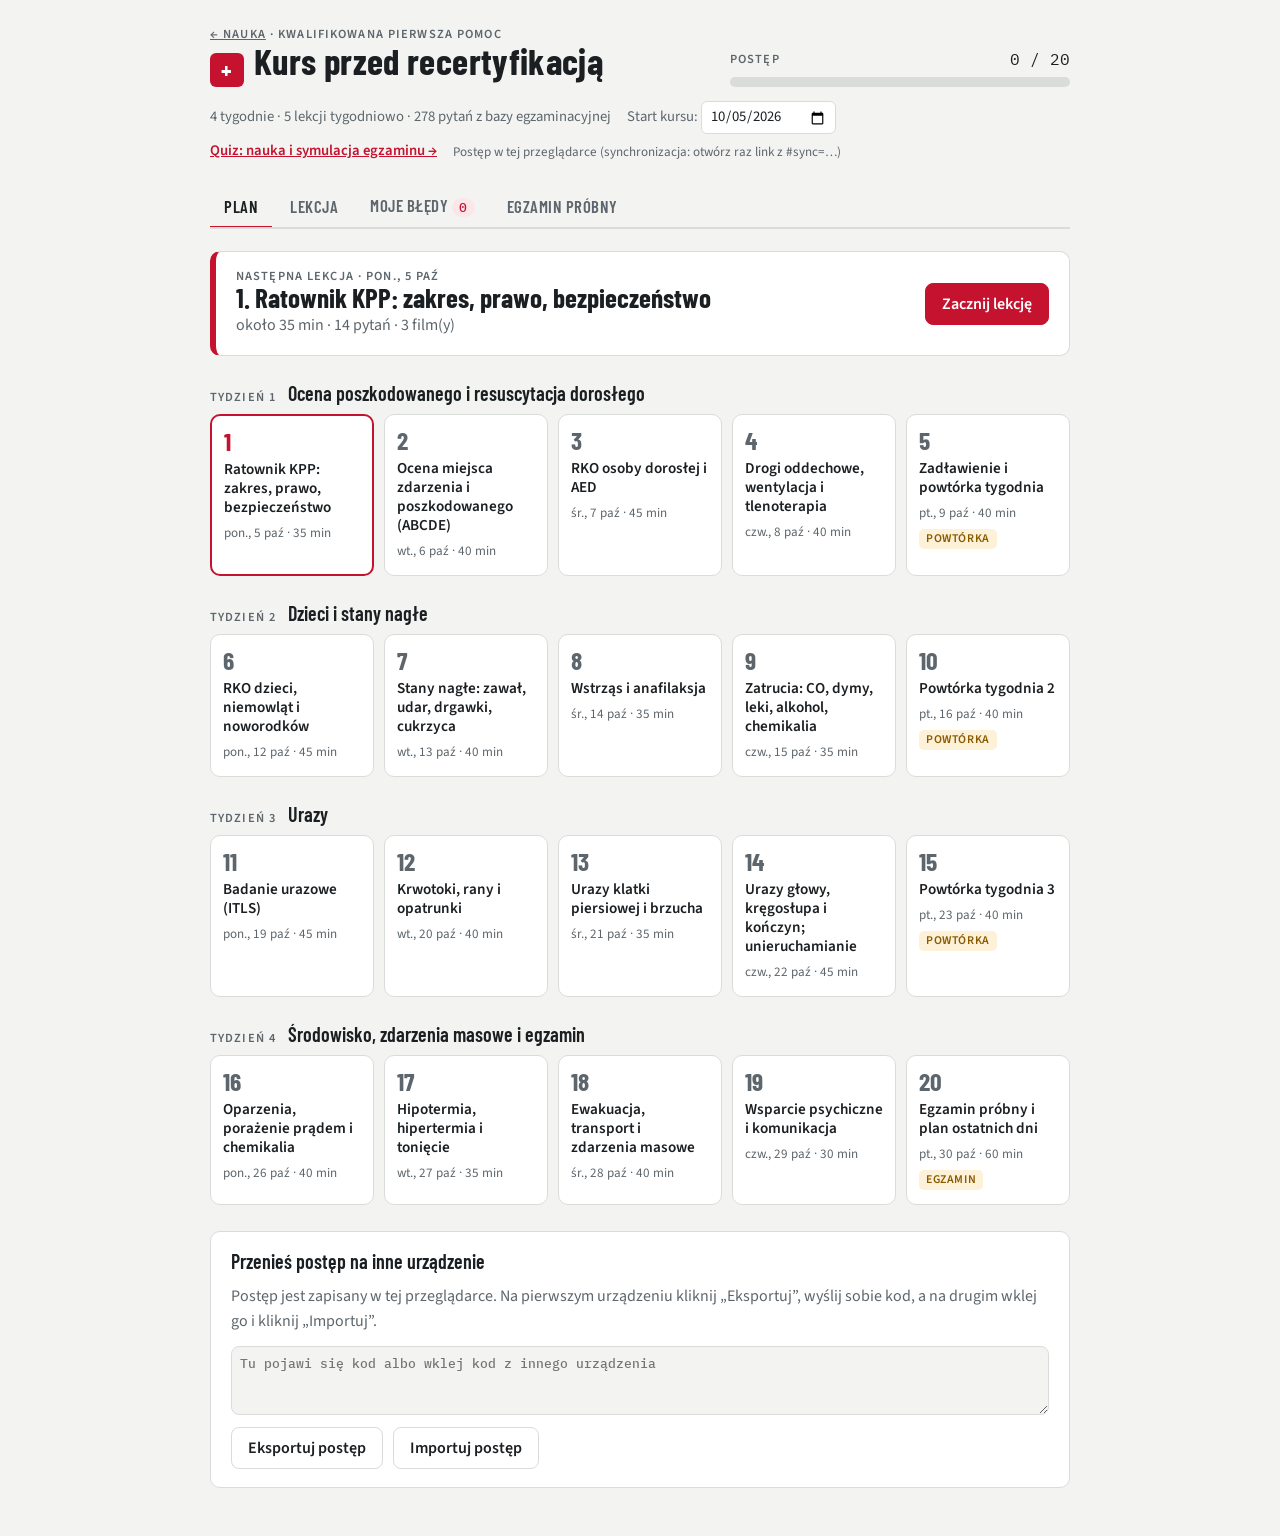
<file: kpp/index.html>
<!doctype html>
<html lang="pl">
<head><link rel="manifest" href="../manifest.webmanifest"><meta name="theme-color" content="#c4122f"><link rel="apple-touch-icon" href="../ikona-192.png"><link rel="icon" href="../ikona-192.png"><script>if('serviceWorker' in navigator)navigator.serviceWorker.register('../sw.js',{scope:'../'})</script>
<meta charset="utf-8">
<meta name="viewport" content="width=device-width,initial-scale=1,viewport-fit=cover">
<meta name="robots" content="noindex,nofollow">
<title>KPP – recertyfikacja</title>
<link rel="preconnect" href="https://fonts.googleapis.com">
<link rel="stylesheet" href="https://fonts.googleapis.com/css2?family=Barlow+Condensed:wght@500;600;700&family=Source+Sans+3:wght@400;600;700&family=IBM+Plex+Mono:wght@500&display=swap">
<style>
/* Layout: karta ćwiczeń ratownika. Wąska kolumna, nagłówek z postępem, zakładki Plan / Lekcja / Błędy / Egzamin. */
:root{
  --bg:#f3f4f2; --panel:#ffffff; --ink:#1b1f22; --muted:#5d666c; --line:#d9ddda;
  --accent:#c4122f; --accent-ink:#ffffff; --accent-soft:#fbe7ea;
  --ok:#1f7a4a; --ok-soft:#e3f2e9; --bad:#b3261e; --bad-soft:#fbe9e7; --warn:#8a5a00; --warn-soft:#fdf1d8;
  --font-display:"Barlow Condensed","Arial Narrow",Arial,sans-serif;
  --font-body:"Source Sans 3","Segoe UI",system-ui,sans-serif;
  --font-mono:"IBM Plex Mono",ui-monospace,Menlo,monospace;
}
@media (prefers-color-scheme: dark){:root:not([data-theme="light"]){
  --bg:#141719; --panel:#1d2124; --ink:#e8eae8; --muted:#9aa3a8; --line:#30363a;
  --accent:#ff5468; --accent-ink:#1a0005; --accent-soft:#3a1a20;
  --ok:#5cc98d; --ok-soft:#173326; --bad:#ff7a6e; --bad-soft:#3a1c19; --warn:#f0b54a; --warn-soft:#352a12; color-scheme:dark}}
:root[data-theme="dark"]{
  --bg:#141719; --panel:#1d2124; --ink:#e8eae8; --muted:#9aa3a8; --line:#30363a;
  --accent:#ff5468; --accent-ink:#1a0005; --accent-soft:#3a1a20;
  --ok:#5cc98d; --ok-soft:#173326; --bad:#ff7a6e; --bad-soft:#3a1c19; --warn:#f0b54a; --warn-soft:#352a12; color-scheme:dark}
*{box-sizing:border-box}
body{background:var(--bg);color:var(--ink);font:400 16px/1.55 var(--font-body);padding-inline:16px;padding-block:0 48px}
.wrap{max-width:860px;margin:0 auto}
h1,h2,h3{font-family:var(--font-display);font-weight:700;line-height:1.1;text-wrap:balance;margin:0}
h1{font-size:2.3rem;letter-spacing:.01em}
h2{font-size:1.7rem}
h3{font-size:1.25rem;font-weight:600}
.eyebrow{font:600 .78rem/1 var(--font-body);letter-spacing:.09em;text-transform:uppercase;color:var(--muted)}
.mono{font-family:var(--font-mono);font-variant-numeric:tabular-nums}
header.top{padding-block:28px 12px;display:grid;gap:14px}
.top-row{display:flex;flex-wrap:wrap;gap:12px 24px;align-items:end;justify-content:space-between}
.cross{display:inline-grid;place-items:center;width:34px;height:34px;background:var(--accent);color:var(--accent-ink);border-radius:6px;font:700 1.5rem/1 var(--font-display);margin-right:10px;vertical-align:-4px}
.meter{display:grid;gap:6px;min-width:220px;flex:1;max-width:340px}
.bar{height:10px;background:var(--line);border-radius:5px;overflow:hidden}
.bar>i{display:block;height:100%;background:var(--accent);width:0;transition:width .4s}
.meta{display:flex;flex-wrap:wrap;gap:6px 16px;color:var(--muted);font-size:.92rem;align-items:center}
.meta input{font:inherit;color:var(--ink);background:var(--panel);border:1px solid var(--line);border-radius:6px;padding:3px 8px}
nav.tabs{display:flex;gap:4px;border-bottom:2px solid var(--line);margin-block:10px 22px;overflow-x:auto}
nav.tabs button{font:600 1.05rem var(--font-display);letter-spacing:.03em;text-transform:uppercase;background:none;border:0;color:var(--muted);padding:10px 14px;border-bottom:3px solid transparent;margin-bottom:-2px;cursor:pointer;white-space:nowrap}
nav.tabs button[aria-selected="true"]{color:var(--ink);border-bottom-color:var(--accent)}
nav.tabs .count{font:500 .8rem var(--font-mono);background:var(--accent-soft);color:var(--accent);border-radius:10px;padding:1px 7px;margin-left:4px}
button{font:inherit}
.btn{display:inline-flex;align-items:center;gap:8px;font:600 1rem var(--font-body);border-radius:8px;padding:9px 16px;border:1px solid var(--line);background:var(--panel);color:var(--ink);cursor:pointer;text-decoration:none}
.btn.primary{background:var(--accent);border-color:var(--accent);color:var(--accent-ink)}
.btn:disabled{opacity:.45;cursor:default}
.btn:focus-visible,nav.tabs button:focus-visible,.opt:focus-visible,.lesson-card:focus-visible{outline:3px solid var(--accent);outline-offset:2px}
.today{background:var(--panel);border:1px solid var(--line);border-left:6px solid var(--accent);border-radius:10px;padding:18px 20px;display:flex;flex-wrap:wrap;gap:12px 20px;align-items:center;justify-content:space-between;margin-bottom:26px}
.today>div{min-width:0}
.week{margin-bottom:26px}
.week-head{display:flex;gap:12px;align-items:baseline;flex-wrap:wrap;margin-bottom:10px}
.grid{display:grid;grid-template-columns:repeat(auto-fill,minmax(150px,1fr));gap:10px}
.lesson-card{text-align:left;background:var(--panel);border:1px solid var(--line);border-radius:10px;padding:12px 12px 14px;cursor:pointer;display:grid;gap:6px;align-content:start;color:var(--ink)}
.lesson-card .no{font:700 1.6rem/1 var(--font-display);color:var(--muted)}
.lesson-card .t{font-weight:600;line-height:1.25;font-size:.95rem}
.lesson-card .d{font-size:.82rem;color:var(--muted)}
.lesson-card.done{background:var(--ok-soft);border-color:transparent}
.lesson-card.done .no{color:var(--ok)}
.lesson-card.next{border:2px solid var(--accent)}
.lesson-card.next .no{color:var(--accent)}
.pill{display:inline-block;font:600 .74rem/1 var(--font-body);letter-spacing:.05em;text-transform:uppercase;padding:4px 7px;border-radius:5px;background:var(--line);color:var(--ink);justify-self:start}
.pill.ok{background:var(--ok);color:var(--panel)}
.pill.rev{background:var(--warn-soft);color:var(--warn)}
section.lesson{display:grid;gap:26px}
.lhead{display:grid;gap:8px}
.goal{font-size:1.1rem;max-width:65ch}
.block{background:var(--panel);border:1px solid var(--line);border-radius:10px;padding:18px 20px;display:grid;gap:12px;min-width:0}
.block ol,.block ul{margin:0;padding-left:1.3em;display:grid;gap:8px;max-width:68ch}
.videos{display:grid;gap:8px}
.video{display:flex;gap:12px;align-items:center;justify-content:space-between;flex-wrap:wrap;border:1px solid var(--line);border-radius:8px;padding:10px 12px}
.video a{color:var(--ink);font-weight:600;text-decoration:none;min-width:0;flex:1 1 220px}
.video a:hover{color:var(--accent)}
.video a::before{content:"▶";display:inline-block;width:26px;height:26px;line-height:26px;text-align:center;border-radius:50%;background:var(--accent);color:var(--accent-ink);font-size:.7rem;margin-right:10px;vertical-align:1px}
.video .src{display:inline-block;margin-left:8px;padding:1px 7px;border-radius:999px;background:var(--accent-soft);color:var(--accent);font-size:.72rem;font-weight:700;vertical-align:2px}
.video.seen a::before{background:var(--ok)}
label.chk{display:inline-flex;gap:8px;align-items:center;color:var(--muted);font-size:.92rem;cursor:pointer}
label.chk input{width:18px;height:18px;accent-color:var(--ok)}
.reveal{border-top:1px dashed var(--line);padding-top:12px;color:var(--ink)}
.quiz{display:grid;gap:14px}
.qhead{display:flex;justify-content:space-between;gap:12px;flex-wrap:wrap;color:var(--muted);font-size:.9rem}
.qtext{font-size:1.12rem;font-weight:600;max-width:70ch}
.opts{display:grid;gap:8px}
.opt{display:grid;grid-template-columns:30px 1fr;gap:10px;align-items:start;text-align:left;background:var(--bg);border:1px solid var(--line);border-radius:8px;padding:10px 12px;cursor:pointer;color:var(--ink)}
.opt b{font-family:var(--font-display);font-size:1.2rem;line-height:1.2;color:var(--muted)}
.opt.right{background:var(--ok-soft);border-color:var(--ok)}
.opt.right b{color:var(--ok)}
.opt.wrong{background:var(--bad-soft);border-color:var(--bad)}
.opt.wrong b{color:var(--bad)}
.opt[disabled]{cursor:default}
.note{background:var(--warn-soft);color:var(--warn);border-radius:8px;padding:10px 12px;font-size:.92rem}
.result{display:flex;gap:16px;align-items:center;flex-wrap:wrap}
.big{font:700 3rem/1 var(--font-display)}
.row{display:flex;gap:10px;flex-wrap:wrap;align-items:center}
.metro{display:flex;gap:16px;align-items:center;flex-wrap:wrap}
.beat{font:700 2.6rem/1 var(--font-display);width:2.4ch;text-align:center;color:var(--accent)}
.pulse{width:22px;height:22px;border-radius:50%;background:var(--line)}
.pulse.on{background:var(--accent)}
.muted{color:var(--muted)}
table.hist{border-collapse:collapse;width:100%;font-size:.95rem}
table.hist td,table.hist th{padding:6px 8px;border-bottom:1px solid var(--line);text-align:left}
.empty{color:var(--muted);padding:20px;border:1px dashed var(--line);border-radius:10px}
.sync{font-size:.82rem}
@media (prefers-reduced-motion: reduce){*{transition:none!important}}
</style>
<style>body{margin:0}img{max-width:100%}[hidden]{display:none!important}</style>
</head>
<body>


<div class="wrap">
<header class="top">
  <div class="top-row">
    <div>
      <div class="eyebrow"><a href="../" style="color:inherit">← Nauka</a> · Kwalifikowana pierwsza pomoc</div>
      <h1><span class="cross" aria-hidden="true">+</span>Kurs przed recertyfikacją</h1>
    </div>
    <div class="meter">
      <div class="row" style="justify-content:space-between"><span class="eyebrow">Postęp</span><span class="mono" id="progTxt">0 / 20</span></div>
      <div class="bar"><i id="progBar"></i></div>
    </div>
  </div>
  <div class="meta">
    <span>4 tygodnie · 5 lekcji tygodniowo · 278 pytań z bazy egzaminacyjnej</span>
    <label for="startDate">Start kursu: <input type="date" id="startDate"></label>
    <a href="quiz/" style="font-weight:600;color:var(--accent)">Quiz: nauka i symulacja egzaminu →</a>
    <span class="sync" id="sync">Postęp zapisany w tej przeglądarce</span>
  </div>
</header>

<nav class="tabs" role="tablist">
  <button role="tab" id="tab-plan" aria-selected="true" data-view="plan">Plan</button>
  <button role="tab" id="tab-lesson" aria-selected="false" data-view="lesson">Lekcja</button>
  <button role="tab" id="tab-errors" aria-selected="false" data-view="errors">Moje błędy<span class="count" id="errCount">0</span></button>
  <button role="tab" id="tab-exam" aria-selected="false" data-view="exam">Egzamin próbny</button>
</nav>

<main id="view"></main>
</div>

<script>
const Q = [{"nr": 1, "question": "Jedną z przyczyn wstrząsu hipowolemicznego jest:", "options": {"A": "nagły spadek poziomu glukozy we krwi.", "B": "nagłe podniesienie poziomu glukozy we krwi.", "C": "chwilowa utrata przytomności.", "D": "spadek objętości krwi krążącej.", "E": "żadne z wymienionych."}, "correct": "D"}, {"nr": 2, "question": "Osobę poszkodowaną zabezpieczamy przed wychłodzeniem folią „NRC\". Należy ja ułożyć:", "options": {"A": "złotą stroną na zewnątrz.", "B": "srebrną stroną na zewnątrz.", "C": "kolor nie ma znaczenia.", "D": "najważniejsze jest dokładne owinięcie poszkodowanego folią.", "E": "prawdziwe są odpowiedzi C i D."}, "correct": "E"}, {"nr": 3, "question": "Pozycja przeciwwstrząsowa polega na ułożeniu poszkodowanego:", "options": {"A": "w pozycji bocznej ustalonej.", "B": "na wznak (na plecach), jeżeli brak cech urazów, można zastosować bierne uniesienie kończyn dolnych do 7 minut.", "C": "na wznak z uniesionymi kończynami dolnymi 30 cm do góry.", "D": "na wznak z uniesioną głową (wałek pod głowę).", "E": "w pozycji półsiedzącej."}, "correct": "B"}, {"nr": 4, "question": "Niepokój, szybki oddech, brak wyczuwalnego tętna na tętnicy promieniowej, nawrót kapilarny >2 sek., bladość powłok skórnych, zimny pot. Te objawy mogą być oznaką:", "options": {"A": "udaru cieplnego.", "B": "śmierci klinicznej.", "C": "przegrzania.", "D": "wstrząsu.", "E": "żadne z wymienionych"}, "correct": "D"}, {"nr": 5, "question": "Czas nawrotu kapilarnego (CRT, Capillary Refill Time).", "options": {"A": "<2 sek. świadczy, że nie wystąpiła centralizacja krążenia.", "B": ">2 sek. może być jedną z oznak wstrząsu.", "C": "przy wychłodzeniu nie jest wyznacznikiem stanu poszkodowanego.", "D": "prawdziwe są odpowiedzi B i C.", "E": "prawdziwe są odpowiedzi A, B i C."}, "correct": "E"}, {"nr": 6, "question": "Będąc świadkiem napadu drgawek u poszkodowanego na ulicy należy:", "options": {"A": "wezwać natychmiast zespół ratownictwa medycznego.", "B": "przy pomocy długopisu rozchylić usta poszkodowanego.", "C": "przytrzymać całe ciało starając się wyhamować drgawki.", "D": "chronić głowę przed obrażeniami, następnie utrzymać drożność górnych dróg oddechowych.", "E": "nie dotykać poszkodowanego, bo napad musi sam minąć."}, "correct": "D"}, {"nr": 7, "question": "Wskaż fałszywe stwierdzenie dotyczące napadu drgawkowego:", "options": {"A": "może wystąpić utrata przytomności z niepamięcią wsteczną.", "B": "najczęściej dochodzi do zagryzienia języka i należy włożyć patyk między zęby, by nie było krwawienia (nawet podczas drgawek należy próbować).", "C": "często bezwiednie następuje oddanie moczu.", "D": "podczas drgawek może dojść do urazów głowy.", "E": "drgawki i prężenia często obejmują całe ciało."}, "correct": "B"}, {"nr": 8, "question": "Drgawki mogą występować przy:", "options": {"A": "urazie mózgowo-czaszkowym.", "B": "zatruciu, niedotlenieniu.", "C": "wysokiej temperaturze ciała, szczególnie u dzieci.", "D": "odwodnieniu, udarze cieplnym.", "E": "wszystkich wymienionych."}, "correct": "E"}, {"nr": 9, "question": "Wskaż prawdziwe stwierdzenie dotyczące występowania śpiączki u chorego na cukrzycę:", "options": {"A": "może być spowodowana znacznym spadkiem glukozy we krwi.", "B": "występują zaburzenia świadomości aż do jej utraty.", "C": "może być spowodowana przedawkowaniem insuliny.", "D": "prawdziwe są odpowiedzi A i B.", "E": "prawdziwe są odpowiedzi A, B i C."}, "correct": "E"}, {"nr": 10, "question": "U osoby, która jest nieprzytomna, śpiączkę cukrzycową można podejrzewać na podstawie:", "options": {"A": "obecności cukierków w kieszeni, bo to chroni przed „niedocukrzeniem\".", "B": "zapachu acetonu w wydychanym powietrzu.", "C": "suchości skóry i języka.", "D": "pokłutych opuszków palców.", "E": "prawdziwe są odpowiedzi B, C i D."}, "correct": "E"}, {"nr": 11, "question": "Hipoglikemia to stan:", "options": {"A": "w którym może dojść do utraty przytomności.", "B": "charakteryzujący się niskim poziomem glukozy we krwi (znacznie poniżej normy).", "C": "w którym mogą wystąpić następujące objawy: dezorientacja, bełkotliwa mowa, uczucie niepokoju, obfite pocenie się lub bladość powłok skórnych.", "D": "w którym jak najszybciej należy podać insulinę.", "E": "prawdziwe są odpowiedzi A, B i C."}, "correct": "E"}, {"nr": 12, "question": "Na przystanku autobusowym leży na brzuchu mężczyzna w wieku około 55 lat. Wskaż właściwe postępowanie:", "options": {"A": "wzywać policję, mężczyzna zapewne jest pijany.", "B": "ułożyć mężczyznę w pozycji bocznej ustalonej, wzywać policję.", "C": "sprawdzić oznaki życia.", "D": "wsiąść do autobusu, bo nadjechał ten, na który czekałeś.", "E": "zapytać czy jest w pobliżu lekarz."}, "correct": "C"}, {"nr": 13, "question": "W autobusie siedzi mężczyzna, skarżący się na piekący ból w klatce piersiowej. Jest blady i spocony, oddycha szybko. Wskaż właściwe postępowanie:", "options": {"A": "natychmiast wyprowadzić mężczyznę z autobusu i zaprowadzić na postój taksówek by pojechał do szpitala.", "B": "nie pozwolić mężczyźnie wstać, rozpiąć koszulę, zapytać: jak długo boli czy leczy się na serce, wezwać zespół ratownictwa medycznego, rozważyć ułożenie w pozycji przeciwwstrząsowej.", "C": "podać aspirynę (160-300 mg), jeśli jest dostępna.", "D": "nie należy podawać aspiryny dorosłym z bólem w klatce piersiowej niejasnego pochodzenia, uczulonym na lek lub przyjmującym go na stałe.", "E": "prawdziwe są odpowiedzi B, C i D."}, "correct": "E"}, {"nr": 14, "question": "U osoby, która uskarżała się na ból w klatce piersiowej doszło do utraty przytomności i osunięcia na podłogę w obecności innych ludzi. Wskaż właściwe postępowanie:", "options": {"A": "ułożyć osobę w pozycji bocznej ustalonej z utrzymaniem drożności dróg oddechowych i wezwać pomoc.", "B": "ułożyć osobę na wznak z nogami uniesionymi około 30 cm do góry i wezwać pomoc.", "C": "sprawdzić czy w kieszeni poszkodowany nie ma leków na serce by je podać.", "D": "udrożnić drogi oddechowe i sprawdzić obecność oddechu, podjąć uciśnięcia klatki piersiowej, jeśli jest brak oddechu.", "E": "po stwierdzeniu braku oddechu prowadzić oddech zastępczy."}, "correct": "D"}, {"nr": 15, "question": "U nieprzytomnej osoby dorosłej brak oddechu stanowi podstawę do podjęcia resuscytacji krążeniowo-oddechowej w schemacie:", "options": {"A": "2 wdechy, 15 uciśnięć klatki piersiowej.", "B": "2 wdechy, 30 uciśnięć klatki piersiowej.", "C": "15 uciśnięć klatki piersiowej, 2 wdechy.", "D": "30 uciśnięć klatki piersiowej, 2 wdechy.", "E": "dowolnym z wymienionych."}, "correct": "D"}, {"nr": 16, "question": "Do często spotykanych objawów zawału mięśnia sercowego należy:", "options": {"A": "ból w klatce piersiowej w okolicy zamostkowej o charakterze gniecenia.", "B": "drętwienie lewej kończyny górnej.", "C": "uczucie lęku.", "D": "pobudzenie psychoruchowe.", "E": "prawdziwe są odpowiedzi A, B i C."}, "correct": "E"}, {"nr": 17, "question": "Częstym powikłaniem uciśnięć klatki piersiowej u osoby z zatrzymaniem oddechu i krążenia jest:", "options": {"A": "uraz kręgosłupa.", "B": "niedowład kończyn dolnych.", "C": "złamanie żeber i mostka.", "D": "uszkodzenie naczyń w klatce piersiowej.", "E": "zaburzenia rytmu serca."}, "correct": "C"}, {"nr": 18, "question": "Przy trudnościach w oddychaniu poszkodowanego przebywającego w strefie zadymienia należy:", "options": {"A": "podać tlen i posadzić poszkodowanego w pozycji półsiedzącej.", "B": "podać tlen i ewakuować ze strefy zadymienia.", "C": "wezwać pomoc do poszkodowanego i przystąpić do oceny stanu poszkodowanego w miejscu zdarzenia.", "D": "w miarę możliwości odizolować drogi oddechowe poszkodowanego od atmosfery toksycznej i ewakuować ze strefy zagrożenia.", "E": "ułożyć w pozycji bezpiecznej i czekać na przybycie ratowników."}, "correct": "D"}, {"nr": 19, "question": "Oddechu zastępczego metodą usta-usta nie wolno wykonywać, gdy:", "options": {"A": "poszkodowany jest pijany.", "B": "poszkodowany jest chory na cukrzycę.", "C": "poszkodowany ma krótką szyję.", "D": "poszkodowany wypił środki ochrony roślin.", "E": "należy prowadzić oddech zastępczy z użyciem mokrej chusteczki."}, "correct": "D"}, {"nr": 20, "question": "Przy podejrzeniu zatrucia cyjanowodorem, poszkodowanego (możliwy wyczuwalny zapach gorzkich migdałów), który ma ślady wymiocin na ustach można:", "options": {"A": "zaniechać wentylacji metodą usta-usta, jeżeli są opory natury estetycznej.", "B": "wentylować tylko przy użyciu maski twarzowej.", "C": "wentylować metodą usta-usta, jeśli nie ma innych możliwości.", "D": "wentylować z użyciem nawilżonej wodą chusteczki.", "E": "wentylować go tylko przy użyciu worka samorozprężalnego."}, "correct": "E"}, {"nr": 21, "question": "Najczęstszą przyczyną zgonu u osób, które uległy zatruciu substancjami wpływającymi na funkcjonowanie centralnego układu nerwowego jest:", "options": {"A": "działanie samej substancji trującej.", "B": "podawanie odtrutek przez osoby niewykwalifikowane.", "C": "utrata przytomności i niedrożność górnych dróg oddechowych.", "D": "zaburzenia świadomości i próby samobójcze.", "E": "żadne z wymienionych."}, "correct": "C"}, {"nr": 22, "question": "W stosunku do osoby, która w wyniku zatrucia straciła przytomność należy podjąć następujące czynności:", "options": {"A": "podać węgiel aktywowany jako odtrutkę i wezwać zespół ratownictwa medycznego.", "B": "sprowokować wymioty i wezwać zespół ratownictwa medycznego.", "C": "zabezpieczyć substancję, która została zażyta i wezwać zespół ratownictwa medycznego.", "D": "przy zachowanym oddechu, ułożyć poszkodowanego w pozycji bocznej bezpiecznej i wezwać zespół ratownictwa medycznego.", "E": "wezwać zespół ratownictwa medycznego by nie tracić czasu na zbędne działania."}, "correct": "D"}, {"nr": 23, "question": "Wskaż prawidłową kolejność postępowania z osobą, która straciła przytomność podczas kąpieli w łazience, w której jest piecyk gazowy: 1) wstrzymując oddech zamknąć dopływ gazu i otworzyć okno w łazience; 2) ocenić czynności życiowe; 3) wynieść poszkodowanego poza strefę zagrożenia; 4) wezwać zespół ratownictwa medycznego i straż pożarną następnie udzielić pomocy w razie potrzeby. 5) opuścić pomieszczenie by osobie udzielającej pomocy nic się nie stało i wezwać zespół ratownictwa medycznego. Prawidłowa odpowiedź to:", "options": {"A": "5,4.", "B": "3,2,4,1.", "C": "3,4,5.", "D": "1,2,3,4.", "E": "3,2,4."}, "correct": "E"}, {"nr": 24, "question": "Wskaż fałszywe stwierdzenie dotyczące informacji o tlenku węgla:", "options": {"A": "łączy się z hemoglobiną 250-300 razy trwalej niż tlen.", "B": "ma charakterystyczny zapach i barwę.", "C": "jest lżejszy od powietrza.", "D": "potocznie nazywany jest czadem.", "E": "powstaje podczas spalania."}, "correct": "B"}, {"nr": 25, "question": "Po wyjściu z kąpieli, z łazienki, w której jest piecyk gazowy, osoba zgłasza nudności oraz zawroty głowy, zaczyna wymiotować. W tej sytuacji należy:", "options": {"A": "podejrzewać, że za długo przebywała w gorącej kąpieli i polecić jej odpoczynek w pokoju.", "B": "podejrzewać, że zjadła „coś\" co jej zaszkodziło.", "C": "podejrzewać zatrucie gazami spalinowymi w łazience (CO).", "D": "podejrzewać, że piła alkohol w łazience podczas kąpieli.", "E": "zabrać ją na spacer by się „przewietrzyła\"."}, "correct": "C"}, {"nr": 26, "question": "Pulsoksymetria jako metoda pomiarowa jest metodą:", "options": {"A": "nieinwazyjną przezskórnego oznaczania wysycenia krwi tlenem.", "B": "nieinwazyjną przezskórnego oznaczania wysycenia krwi CO2.", "C": "inwazyjną żylnego oznaczania wysycenia krwi tlenem.", "D": "która pozwala na jednoczesną ocenę tętna.", "E": "prawdziwe są odpowiedzi A i D."}, "correct": "E"}, {"nr": 27, "question": "Jednym z pierwszych objawów zatrucia tlenkiem węgla są:", "options": {"A": "bóle brzucha.", "B": "zawroty głowy.", "C": "drapanie w gardle.", "D": "skoki temperatury.", "E": "swędzenie skóry."}, "correct": "B"}, {"nr": 28, "question": "Osobie, która uległa podtopieniu, po wyjęciu z wody należy:", "options": {"A": "wylać wodę z dróg oddechowych poprzez odpowiednie ułożenie.", "B": "utrzymywać stabilizację kręgosłupa, gdyż najczęściej dochodzi do urazu w odcinku szyjnym.", "C": "okryć natychmiast folią życia chroniąc przed wychłodzeniem.", "D": "sprawdzić jamę ustną, następnie udrożnić drogi oddechowe i w przypadku braku oddechu wykonać 5 oddechów ratowniczych.", "E": "wszystkie wymienione."}, "correct": "D"}, {"nr": 29, "question": "Wskaż prawdziwe stwierdzenie:", "options": {"A": "woda słona uszkadza drogi oddechowe i należy ją najpierw wylać z poszkodowanego.", "B": "woda słodka nie wchłania się i należy ją wylać z poszkodowanego.", "C": "przy utonięciu w wodzie morskiej rokowanie jest lepsze.", "D": "przy utonięciu w wodzie słodkiej rokowanie jest lepsze.", "E": "postępowanie z osobą podtopioną jest takie samo, niezależnie od rodzaju wody."}, "correct": "E"}, {"nr": 30, "question": "Ratując osobę podtopioną w wodzie o niskiej temperaturze należy pamiętać, że:", "options": {"A": "śmierć mózgu następuje szybciej w zimnej wodzie.", "B": "uciskanie klatki piersiowej i prowadzenie oddechu zastępczego jest mało efektywne z uwagi na wodę w płucach.", "C": "głowa nie powinna być odchylana z uwagi na możliwość zachłyśnięcia wypitą wodą.", "D": "uzyskanie powrotu czynności życiowych może wystąpić po kilkudziesięciu minutach resuscytacji krążeniowo-oddechowej.", "E": "wszystkie stwierdzenia są fałszywe."}, "correct": "D"}, {"nr": 31, "question": "W przypadku podtopienia prowadzenie oddechu zastępczego należy rozpocząć:", "options": {"A": "po 5 minutach od wyjęcia z wody, by mogła się ona wchłonąć z płuc.", "B": "po wylaniu wody z dróg oddechowych.", "C": "po zapewnieniu stabilizacji kręgosłupa szyjnego.", "D": "najwcześniej jak jest to możliwe, w miarę możliwości jeszcze w wodzie.", "E": "wszystkie stwierdzenia są fałszywe."}, "correct": "D"}, {"nr": 32, "question": "Powierzchnia dłoni u dorosłego (reguła dłoni) to:", "options": {"A": "0,5% powierzchni całkowitej ciała.", "B": "1% powierzchni całkowitej ciała.", "C": "1,5% powierzchni całkowitej ciała.", "D": "2% powierzchni całkowitej ciała.", "E": "2,5% powierzchni całkowitej ciała."}, "correct": "B"}, {"nr": 33, "question": "Przy oparzeniu parą wodną obu rąk należy:", "options": {"A": "wezwać zespół ratownictwa medycznego i podać leki przeciwbólowe.", "B": "pokryć powierzchnię mokrym, jałowym opatrunkiem.", "C": "schładzać aktywnie wodą co najmniej 10 minut lub do ustania bólu i wezwać zespół ratownictwa medycznego.", "D": "okryć folią „życia\" w celu ochrony przed utratą ciepła.", "E": "prawdziwe są odpowiedzi C i D."}, "correct": "E"}, {"nr": 34, "question": "Oparzenie ciężkie to oparzenie:", "options": {"A": "prądem elektrycznym.", "B": "dróg oddechowych.", "C": "II stopnia >25% powierzchni ciała.", "D": "III stopnia >10% powierzchni ciała.", "E": "wszystkie wymienione."}, "correct": "E"}, {"nr": 35, "question": "Wskaż pierwszą czynność przy poszkodowanym porażeniem prądem po odłączeniu źródła napięcia:", "options": {"A": "udrożnienie dróg oddechowych i uciski klatki piersiowej.", "B": "ocena stanu świadomości i oddechu u poszkodowanego.", "C": "stabilizacja kręgosłupa szyjnego, udrożnienie dróg oddechowych i prowadzenie oddechu zastępczego.", "D": "nie należy podchodzić i ruszać poszkodowanego w obawie o pozostały ładunek elektryczny wokół poszkodowanego.", "E": "żadne z wymienionych."}, "correct": "B"}, {"nr": 36, "question": "O oparzeniu dróg oddechowych i zatruciu wziewnym mogą świadczyć następujące objawy:", "options": {"A": "duszność, kaszel.", "B": "ślady sadzy na twarzy, w jamie ustnej i ślinie, opalone brwi i rzęsy.", "C": "charakter zdarzenia.", "D": "chrypka, świszczący oddech.", "E": "wszystkie wymienione."}, "correct": "E"}, {"nr": 37, "question": "Jaka jest najpoważniejsza wczesna komplikacja porażenia prądem elektrycznym zmiennym?", "options": {"A": "zaburzenia rytmu serca.", "B": "uraz kręgosłupa szyjnego.", "C": "wstrząs hipowolemiczny.", "D": "niewydolność nerek.", "E": "żadna z wymienionych."}, "correct": "A"}, {"nr": 38, "question": "Brak odczuwania bólu w miejscu urazu, stwierdza się przy oparzeniach:", "options": {"A": "I°.", "B": "II°.", "C": "III°.", "D": "chemicznym.", "E": "wszystkich wymienionych."}, "correct": "C"}, {"nr": 39, "question": "Podczas prac budowlanych jeden z pracowników został ochlapany wapnem w okolicy twarzy. Wskaż prawidłową kolejność postępowania: 1) opłukanie twarzy wodą w celu usunięcia substancji. 2) starcie suchą szmatką zaprawy z twarzy i okolicy oczu. 3) usunięcie poszkodowanego ze strefy zagrożenia. 4) delikatne przemywanie wodą, najlepiej mineralną. 5) zdecydowane przemywanie oczu bieżącym strumieniem wody. Prawidłowa odpowiedź to:", "options": {"A": "1,2.", "B": "3,2,4.", "C": "3,2,5.", "D": "4,1,2,3.", "E": "3,5."}, "correct": "C"}, {"nr": 40, "question": "Wskaż prawidłową kolejność postępowania z osobą nieprzytomną z objawami hipotermii: 1) przenieść do suchego, ciepłego pomieszczenia i zdjęcie mokrego ubrania. 2) podać ciepły napój najlepiej z alkoholem – działa rozgrzewająco. 3) kontrola podstawowych czynności życiowych. 4) zdecydowanymi ruchami rozcierać miejsca wychłodzone lub zalecić gimnastykę. 5) ułożyć w pozycji poziomej, ograniczyć ruch i ogrzewać biernie. Prawidłowa odpowiedź to:", "options": {"A": "1,2,3,4,5.", "B": "1,3,2,5.", "C": "3,4,2.", "D": "2,4,3.", "E": "3,1,5."}, "correct": "E"}, {"nr": 41, "question": "Podczas smażenia frytek doszło do ochlapania gorącym olejem całej dłoni. Skuteczne postępowanie polega na: 1) natychmiastowym odsunięciu poszkodowanego od naczynia z olejem; 2) ułożenie w pozycji bocznej ustalonej. 3) chłodzeniu ręki aktywnie bieżącą wodą co najmniej 10 minut lub do ustania bólu. 4) trzymaniu ręki w wiadrze z wodą; 5) polewaniu ręki alkoholem, bo świetnie odprowadza ciepło. Prawidłowa odpowiedź to:", "options": {"A": "1,5.", "B": "1,3.", "C": "3,5.", "D": "4,5.", "E": "1,2,4,5."}, "correct": "B"}, {"nr": 42, "question": "Podczas prac przeładunkowych jeden z pracowników został obsypany wapnem gaszonym. Wskaż prawidłowe postępowanie: 1) natychmiast polać wodą poszkodowanego. 2) usunąć poszkodowanego w miejsce bezpieczne. 3) zdjąć odzież z poszkodowanego. 4) posypać piachem ubranego poszkodowanego – piach wchłania ług sodowy. 5) spłukać poszkodowanego bieżącą woda i wezwać zespół ratownictwa medycznego. Prawidłowa odpowiedź to:", "options": {"A": "1,2,5.", "B": "2,3,4.", "C": "2,3,5.", "D": "3,4,5.", "E": "1,2,3,5."}, "correct": "C"}, {"nr": 43, "question": "Ratownik jest świadkiem wypadku samochodu – cysterny, na drogę wycieka płyn, który daje biało-żółty dym. Wskaż właściwe postępowanie: 1) natychmiast udać się do kabiny by wyciągnąć kierowcę; 2) zabezpieczyć miejsce wypadku: zatrzymać pojazd w bezpiecznej odległości, założyć kamizelkę odblaskową, rozstawić trójkąt ostrzegawczy; 3) zadzwonić na nr 112/998 i podać informacje o zdarzeniu oraz numery z pomarańczowej tablicy informacyjnej z samochodu, jeżeli są widoczne; 4) jak najszybciej oddalić się z miejsca zdarzenia by nie ulec zatruciu. 5) w bezpiecznej odległości oczekiwać na przybycie służb ratowniczych. Prawidłowa odpowiedź to:", "options": {"A": "1,2,5.", "B": "3,4,5.", "C": "2,3,4,5.", "D": "1,2,3.", "E": "2,3,5."}, "correct": "E"}, {"nr": 44, "question": "Po spożyciu przez poszkodowanego dużej ilości leków w celach samobójczych należy jak najszybciej:", "options": {"A": "zapytać poszkodowanego o powód i rozmawiać z nim by nie zasnął.", "B": "prowokować wymioty w celu eliminacji trucizny pod warunkiem, że jest przytomny, dbając by się nie zachłysnął.", "C": "zabezpieczyć pozostałe opakowania po środkach by przekazać je zespołowi ratownictwa medycznego.", "D": "wezwać zespół ratownictwa medycznego i czekać na przyjazd.", "E": "wezwać policję."}, "correct": "B"}, {"nr": 45, "question": "Osobę po spożyciu dużej ilości alkoholu należy:", "options": {"A": "chronić przed upadkiem, wychłodzeniem.", "B": "w przypadku utraty świadomości, ułożyć w pozycji bezpiecznej.", "C": "prowokować wymioty w celu eliminacji alkoholu i zmniejszenie efektu toksycznego.", "D": "prawdziwe są odpowiedzi A i B.", "E": "prawdziwe są odpowiedzi A, B i C."}, "correct": "D"}, {"nr": 46, "question": "Czy jest różnica w postępowaniu z osobą oparzoną silnym kwasem lub silną zasadą? (w postępowaniu na poziomie kwalifikowanej pierwszej pomocy)", "options": {"A": "nie ma różnicy, w obu przypadkach należy najpierw zobojętnić substancję żrącą.", "B": "przy oparzeniu kwasem jest więcej czasu na podjęcie działań.", "C": "zasada jest mniej groźna.", "D": "postępowanie w obu przypadkach jest takie samo.", "E": "wszystko zależy od stężenia substancji żrącej."}, "correct": "D"}, {"nr": 47, "question": "Oparzenie I° charakteryzuje się:", "options": {"A": "pęcherzami z płynem surowiczym.", "B": "piekącym, swędzącym rumieniem na skórze, bólem przy dotyku.", "C": "brakiem czucia.", "D": "prawdziwe są odpowiedzi A i B.", "E": "prawdziwe są odpowiedzi A, B i C."}, "correct": "B"}, {"nr": 48, "question": "Oparzenie II° charakteryzuje się:", "options": {"A": "piekącym, rumieniem na skórze, bólem przy dotyku.", "B": "martwicą tkanek, brakiem czucia.", "C": "pęcherzami wypełnionymi płynem surowiczym na podłożu rumieniowym.", "D": "dużym bólem w miejscu oparzenia.", "E": "prawdziwe są odpowiedzi C i D."}, "correct": "E"}, {"nr": 49, "question": "Oparzenie III° charakteryzuje się:", "options": {"A": "brakiem czucia dotyku i bólu w miejscu oparzenia.", "B": "uszkodzeniem wszystkich warstw skóry.", "C": "pęcherzami na zaczerwienionej skórze i wyciekiem płynu z pęcherzy.", "D": "prawdziwe są odpowiedzi A i B.", "E": "prawdziwe są odpowiedzi A, B i C."}, "correct": "D"}, {"nr": 50, "question": "Hipertermia to stan, w którym występuje:", "options": {"A": "podwyższona temperatura ciała.", "B": "obniżona temperatura ciała.", "C": "temperatura ciała nie ulega zmianie.", "D": "należy podjąć działania zmierzające do ochłodzenia organizmu.", "E": "prawdziwe są odpowiedzi A i D."}, "correct": "E"}, {"nr": 51, "question": "5-letnie dziecko w trakcie zabawy w ogrodzie zostało ukąszone wielokrotnie przez pszczoły. Wskaż właściwe postępowanie:", "options": {"A": "jeżeli występują objawy ostrej anafilaksji należy podać 0,3 mg adrenaliny (ampułkostrzykawka) domięśniowo.", "B": "wezwać zespół ratownictwa medycznego.", "C": "przenieść dziecko w bezpieczne miejsce, w miarę możliwości usunąć pozostałe żądła.", "D": "wezwać zespół ratownictwa medycznego i obserwować oddech, uspokoić dziecko.", "E": "prawdziwe są odpowiedzi A, C i D."}, "correct": "E"}, {"nr": 52, "question": "Hipoksja to stan, w którym:", "options": {"A": "występuje nadmiar tlenu w tkankach w stosunku do zapotrzebowania, prowadzący do hiperwentylacji.", "B": "następuje spadek ciśnienia wywołany zmianą pozycji ciała.", "C": "występuje niedobór tlenu w tkankach w stosunku do zapotrzebowania, prowadzący do niedotlenienia organizmu.", "D": "następuje wzrost ciśnienia wywołany zmianą pozycji ciała.", "E": "prawdziwe są odpowiedzi A i B."}, "correct": "C"}, {"nr": 53, "question": "Hipotonia ortostatyczna to stan, w którym:", "options": {"A": "następuje spadek ciśnienia wywołany zmianą pozycji ciała.", "B": "następuje wzrost ciśnienia wywołany zmianą pozycji ciała.", "C": "występuje niedobór tlenu w tkankach w stosunku do zapotrzebowania, prowadzący do niedotlenienia organizmu", "D": "występuje nadmiar tlenu w tkankach w stosunku do zapotrzebowania, prowadzący do hiperwentylacji.", "E": "żadna z odpowiedzi nie jest prawidłowa."}, "correct": "A"}, {"nr": 54, "question": "Przy oparzeniach elektrycznych najbardziej zagrażające dla poszkodowanego są:", "options": {"A": "skutki miejscowe, np. oparzenie dłoni.", "B": "zaburzenia rytmu serca.", "C": "niekorzystne działanie prądu na skórę (późniejsze blizny).", "D": "wpływ prądu elektrycznego na potencjały mózgowe.", "E": "żadne z wymienionych."}, "correct": "B"}, {"nr": 55, "question": "Przy oparzeniach termicznych dłoni istotnym elementem działań ratowniczych jest: 1) schładzanie bieżącą wodą co najmniej 10 minut lub do ustąpienia bólu lub zastosowanie hydrożelu bezpośrednio na oparzenie. 2) zdjęcie biżuterii z palców i nadgarstków. 3) okrycie rany oparzeniowej po schłodzeniu suchym jałowym opatrunkiem. Prawidłowa odpowiedź to:", "options": {"A": "1,3.", "B": "1,2.", "C": "2,3.", "D": "tylko 1.", "E": "wszystkie wymienione."}, "correct": "E"}, {"nr": 56, "question": "U nieprzytomnego poszkodowanego po upadku ze schodów, bez krwotoków zewnętrznych, z widocznym powierzchniowym otarciem skóry głowy, z zachowanym własnym oddechem i tętnem, działania pilne należy wykonać w następującej kolejności: 1) tlenoterapia (jeżeli są wskazania). 2) odkażenie rany. 3) ręczna stabilizacja kręgosłupa szyjnego, ocena oddechu. 4) ułożenie w pozycji przeciwwstrząsowej. 5) założenie opatrunku osłaniającego. Prawidłowa odpowiedź to:", "options": {"A": "3,1.", "B": "1,4.", "C": "1,2,3.", "D": "2,3,5.", "E": "1,2,3,4."}, "correct": "A"}, {"nr": 57, "question": "Wskaż priorytetowe czynności ratownicze:", "options": {"A": "opatrzenie rany oparzeniowej.", "B": "udrożnienie dróg oddechowych.", "C": "unieruchomienie złamanej kończyny.", "D": "zatamowanie krwotoku.", "E": "czynności ujęte w punktach B i D mają zawsze pierwszeństwo przed innymi działaniami."}, "correct": "E"}, {"nr": 58, "question": "Ranę kłutą klatki piersiowej na miejscu zdarzenia należy zaopatrzyć:", "options": {"A": "pozostawić bez opatrunku lub opatrunkiem nieokluzyjnym.", "B": "opatrunkiem z folii, szczelnie przymocowanym do klatki piersiowej ze wszystkich stron.", "C": "pozostawić bez zaopatrzenia ze względu na niebezpieczeństwo braku przepływu powietrza w drogach oddechowych poszkodowanego.", "D": "opatrunkiem zastawkowym.", "E": "prawdziwe są odpowiedzi A i D."}, "correct": "E"}, {"nr": 59, "question": "W krwotoku tętniczym przedramienia, który nie zmniejsza się po zaopatrzeniu opatrunkiem uciskowym założonym w miejscu krwawienia, należy rozważyć następujące postępowanie: 1) ułożenie poszkodowanego płasko oraz umieszczenie kończyny powyżej poziomu serca. 2) wzmocnienie ucisku poprzez owinięcie opatrunku dodatkowymi zwojami bandaża. 3) zdjęcie już założonego opatrunku i ponowne założenie grubszego opatrunku. 4) założenie opaski zaciskowej na przedramieniu 5-7 cm powyżej miejsca krwotoku. 5) założenie drugiej opaski zaciskowej na ramieniu jeżeli pierwsza jest nieskuteczna. Prawidłowa odpowiedź to:", "options": {"A": "1,3,5.", "B": "1,2,4.", "C": "1,2,4,5.", "D": "1,3,4.", "E": "2,3,4,5."}, "correct": "C"}, {"nr": 60, "question": "Podawanie tlenu poszkodowanemu jest w określonych sytuacjach bezwzględnie konieczne. Wskaż prawdziwe stwierdzenia: 1) tlen podawać można tylko poszkodowanemu znajdującemu się w pozycji leżącej. 2) podawanie tlenu jest podstawowym działaniem w zatruciach wziewnych. 3) aby uzyskać około 100% stężenie tlenu podawanego dorosłemu przez maskę do tlenoterapii należy zastosować przepływ minimum 6 litrów na minutę. 4) tlen jest szkodliwy przy dłuższym stosowaniu. 5) zestaw do tlenoterapii biernej powinien posiadać rezerwuar. Prawidłowa odpowiedź to:", "options": {"A": "2,3,4.", "B": "1,2,4.", "C": "2,4,5.", "D": "1,4,5.", "E": "1,3,5."}, "correct": "C"}, {"nr": 61, "question": "U poszkodowanego w wyniku wypadku stwierdzono szereg obrażeń i objawów. Wskaż, który objaw (lub grupa objawów) albo obrażenie jest najbardziej niepokojący i może wskazywać na potencjalne zagrożenie życia poszkodowanego:", "options": {"A": "złamanie kończyny górnej ze znacznym przemieszczeniem.", "B": "oparzenie II stopnia okolicy podudzia.", "C": "rana szarpana dłoni z niewielkim, powolnym wyciekiem krwi.", "D": "blada, chłodna i spocona skóra.", "E": "złamanie otwarte podudzia lewego bez krwotoku."}, "correct": "D"}, {"nr": 62, "question": "Wyciek płynu mózgowo-rdzeniowego i/lub krwawienie z uszu u poszkodowanego po urazie:", "options": {"A": "może grozić rozwinięciem wstrząsu.", "B": "może świadczyć o złamaniu podstawy czaszki.", "C": "wymaga założenia jałowego tamponu do ucha.", "D": "prawdziwe są odpowiedzi A i B.", "E": "prawdziwe są odpowiedzi A, B i C."}, "correct": "D"}, {"nr": 63, "question": "Krwotok tętniczy zaopatruje się w pierwszej kolejności:", "options": {"A": "opaską zaciskową poniżej miejsca zranienia.", "B": "opaską zaciskową powyżej miejsca zranienia.", "C": "opatrunkiem uciskowym w miejscu zranienia.", "D": "szczelnym opatrunkiem osłaniającym.", "E": "prawdziwe są odpowiedzi B i C."}, "correct": "E"}, {"nr": 64, "question": "W przypadku krwotoku u poszkodowanego w pierwszej fazie występują pewne charakterystyczne objawy. Wskaż, który z objawów raczej nie wystąpi u takiego poszkodowanego:", "options": {"A": "przyspieszone tętno", "B": "przyspieszony i spłycony oddech.", "C": "odczuwalne wzmożone pragnienie.", "D": "zwolniona czynność serca.", "E": "uczucie zimna."}, "correct": "D"}, {"nr": 65, "question": "W trakcie udzielania pomocy w przypadku oparzenia, miejsce urazu należy schłodzić bieżącą wodą lub użyć opatrunku hydrożelowego. Wskaż zalety zastosowania opatrunku hydrożelowego:", "options": {"A": "zmniejsza uczucie bólu.", "B": "opatrunek nie przywiera do rany.", "C": "zmniejsza znacznie ryzyko wystąpienia hipotermii spowodowanej schładzaniem.", "D": "prawdziwe są odpowiedzi A i B.", "E": "prawdziwe są odpowiedzi A, B i C."}, "correct": "E"}, {"nr": 66, "question": "W wyniku zdarzenia drogowego poszkodowany leży na ulicy. Stwierdzono ranę tłuczoną głowy, złamanie kości obu podudzi na tej samej wysokości oraz stłuczenie barku. Jeden ze stojących obok samochodów ma zbitą przednią szybę i wgniecioną maskę. Najbardziej prawdopodobną przyczyną doznanych obrażeń jest:", "options": {"A": "wypadnięcie poszkodowanego z jadącego samochodu.", "B": "zgniecenie samochodu, w którym znajdował się poszkodowany.", "C": "potrącenie poszkodowanego przez ten samochód osobowy.", "D": "na podstawie takiego obrazu nie można przypuszczać jaki był mechanizm urazu.", "E": "analiza przyczyn obrażeń nie ma znaczenia."}, "correct": "C"}, {"nr": 67, "question": "Najdogodniejszą pozycją dla poszkodowanych z poziomą raną brzucha jest pozycja:", "options": {"A": "leżąca z nogami zgiętymi w stawach biodrowych i kolanowych.", "B": "półsiedząca.", "C": "boczna bezpieczna.", "D": "leżąca na brzuchu, z nogami wyprostowanymi.", "E": "przeciwwstrząsowa."}, "correct": "A"}, {"nr": 68, "question": "U poszkodowanego po urazie głowy z ucha wycieka powoli różowo podbarwiony płyn. Wskaż właściwe postępowanie:", "options": {"A": "taki stan nie wymaga na miejscu zdarzenia żadnych szczególnych działań ratowniczych, gdyż wyciek ustaje po kilku minutach.", "B": "należy wykonać opatrunek osłaniający z gazy jałowej i codofixu.", "C": "należy wykonać opatrunek uciskowy z gazy jałowej z użyciem bandaża elastycznego.", "D": "należy do przewodu słuchowego włożyć szczelny tampon z gazy jałowej, aby zapobiec dalszemu wyciekowi.", "E": "żaden z wymienionych."}, "correct": "B"}, {"nr": 69, "question": "Krwotok tętniczy można próbować odróżnić od żylnego na podstawie:", "options": {"A": "intensywności wypływu krwi.", "B": "większej bolesności przy krwawieniu.", "C": "różnicy koloru wypływającej krwi.", "D": "krwotok tętniczy ma zazwyczaj charakter tętniący.", "E": "prawdziwe są odpowiedzi A i D."}, "correct": "E"}, {"nr": 70, "question": "Poszkodowany siedzi w rozbitym samochodzie. Jest blady, spocony, ma przyśpieszony oddech, złamania zamknięte obu kończyn dolnych na różnych wysokościach oraz zaburzenia świadomości. Wskaż prawidłowy sposób postępowania przed przybyciem Zespołu Ratownictwa Medycznego:", "options": {"A": "w pierwszej kolejności należy unieruchomić złamania, później wykonywać dalsze czynności.", "B": "należy podać poszkodowanemu tlen i zaczekać z dalszym działaniem na przybycie lekarza.", "C": "należy pilnie ewakuować poszkodowanego z pojazdu, bo pozycja w jakiej się znajduje stanowi dla niego zagrożenie, a następnie wykonywać dalsze, określone rodzajem obrażeń procedury ratownicze.", "D": "jeżeli pilna ewakuacja z pojazdu jest niemożliwa, należy dążyć do ułożenia w pozycji przeciwwstrząsowej w pojeździe.", "E": "prawdziwe są odpowiedzi C i D."}, "correct": "E"}, {"nr": 71, "question": "Wskaż prawidłową kolejność postępowania z poszkodowanym po urazie w wyniku wypadku samochodowego:", "options": {"A": "pilne unieruchomienie złamań, zatamowanie krwotoku, zapewnienie komfortu termicznego.", "B": "zabezpieczenie miejsca zdarzenia, dotarcie do poszkodowanego, udzielenie pomocy.", "C": "zabezpieczenie miejsca zdarzenia, unieruchomienie złamań, podanie tlenu.", "D": "stabilizacja głowy przy pomocy kołnierza ortopedycznego, tamowanie krwotoku, unieruchomienie złamań.", "E": "wszystkie wymienione są nieprawidłowe."}, "correct": "B"}, {"nr": 72, "question": "Kołnierz ortopedyczny służy do:", "options": {"A": "ograniczenia ruchomości odcinka szyjnego kręgosłupa.", "B": "usztywnienia kręgosłupa szyjnego.", "C": "unieruchomienia głowy.", "D": "unieruchomienia głowy tylko na czas ewakuacji.", "E": "żadnego z wymienionych."}, "correct": "A"}, {"nr": 73, "question": "U poszkodowanego z rozległą raną powłok i obrażeniami narządów jamy brzusznej ratownik powinien:", "options": {"A": "podać doustnie ogrzane, niesłodzone płyny celem zmniejszenia utraty ciepła.", "B": "założyć wilgotny opatrunek osłaniający przykryty szczelnie folią.", "C": "założyć opatrunek uciskowy przykryty folią termoizolacyjną.", "D": "prawdziwe są odpowiedzi A i B.", "E": "prawdziwe są odpowiedzi A i C."}, "correct": "B"}, {"nr": 74, "question": "Do zakresu kwalifikowanej pierwszej pomocy medycznej udzielanej przez ratowników nie należy:", "options": {"A": "wykonywanie resuscytacji krążeniowo-oddechowej (RKO).", "B": "podejmowanie decyzji o transporcie poszkodowanych do ośrodków leczniczych.", "C": "tamowanie krwotoków.", "D": "udrożnienie dróg oddechowych z użyciem rurki ustno-gardłowej lub maski krtaniowej.", "E": "zapewnienie komfortu cieplnego."}, "correct": "B"}, {"nr": 75, "question": "W masywnych krwotokach (duża utrata krwi w krótkim czasie) w pierwszej fazie należy spodziewać się u poszkodowanego:", "options": {"A": "zaburzeń świadomości.", "B": "przyspieszonego tętna.", "C": "zaczerwienienia skóry.", "D": "bladości skóry.", "E": "prawdziwe są odpowiedzi A, B i D."}, "correct": "E"}, {"nr": 76, "question": "W złamaniu otwartym kości udowej, któremu towarzyszy krwotok tętniczy, priorytetem ratowniczym jest:", "options": {"A": "zatamowanie krwotoku, w razie potrzeby przez ucisk na tętnicę powyżej miejsca złamania.", "B": "ułożenie odłamów w pozycji zbliżonej do fizjologicznej dla stworzenia warunków dla zastosowania opatrunku uciskowego.", "C": "założenie opatrunku osłaniającego i stabilizacja w pozycji zbliżonej do fizjologicznej.", "D": "stabilizacja i unieruchomienie w pozycji zastanej oraz opatrunek uciskowy.", "E": "tlenoterapia 100% tlenem."}, "correct": "A"}, {"nr": 77, "question": "Poszkodowanemu w hipotermii należy zapewnić pozycję:", "options": {"A": "poziomą.", "B": "półsiedzącą.", "C": "przeciwwstrząsową.", "D": "boczną bezpieczną.", "E": "pozycja nie ma znaczenia."}, "correct": "A"}, {"nr": 78, "question": "W razie zwichnięcia stawu należy:", "options": {"A": "nakazać delikatne ruchy czynne, po kilkunastu minutach ból ustąpi.", "B": "nastawić zwichnięcie, podciągając w osi kończyny, staw rozmasować.", "C": "unieruchomić staw w pozycji fizjologicznej.", "D": "unieruchomić staw w pozycji zastanej.", "E": "dla zmniejszenia obrzęku zastosować opatrunek z bandaża elastycznego."}, "correct": "D"}, {"nr": 79, "question": "W przypadku braku szyn Kramera, jedną z możliwych alternatyw zabezpieczenia złamanego podudzia jest:", "options": {"A": "pozostawienie bez zaopatrzenia.", "B": "unieruchomienie w pozycji zastanej przy użyciu kija, deski itp. sprzętu przygodnego.", "C": "owinięcie ściśle bandażem elastycznym.", "D": "przymocowanie do drugiej kończyny.", "E": "przymocowanie do drugiej kończyny przy użyciu przekładki pomiędzy nimi."}, "correct": "D"}, {"nr": 80, "question": "Uszkodzoną kończynę górną można unieruchomić:", "options": {"A": "szyną Kramera.", "B": "na chuście trójkątnej.", "C": "przez przybandażowanie kończyny do klatki piersiowej.", "D": "przy użyciu sprzętu przygodnego.", "E": "każdą z wymienionych metod."}, "correct": "E"}, {"nr": 81, "question": "Leżącego poszkodowanego po urazie kręgosłupa, ratownik wyposażony w sprzęt medyczny powinien:", "options": {"A": "zawsze ułożyć w pozycji bezpiecznej (bocznej ustalonej), gdyż zabezpiecza ona przed dalszymi urazami.", "B": "zawsze ułożyć na plecach na miękkim podłożu.", "C": "zawsze ułożyć na plecach, założyć kołnierz szyjny i uważać, aby przy przenoszeniu nie powodować zmian pozycji w osi kręgosłupa.", "D": "po założeniu kołnierza ortopedycznego niezwłocznie doprowadzić do pozycji siedzącej w celu stabilizacji grawitacyjnej.", "E": "wszystkie wymienione są fałszywe."}, "correct": "E"}, {"nr": 82, "question": "Uraz kręgosłupa należy podejrzewać w przypadku, gdy:", "options": {"A": "wypadkowi komunikacyjnemu towarzyszy złamanie kończyny dolnej.", "B": "wypadkowi komunikacyjnemu towarzyszy uraz głowy,", "C": "nastąpił upadek z wysokości.", "D": "prawdziwe są odpowiedzi A i C.", "E": "prawdziwe są odpowiedzi A, B i C."}, "correct": "E"}, {"nr": 83, "question": "Opatrunek uciskowy stosuje się:", "options": {"A": "w przypadku krwotoków zewnętrznych.", "B": "w przypadku krwotoków wewnętrznych.", "C": "jedynie w przypadku krwotoków żylnych.", "D": "jedynie w przypadku krwotoków z kończyn", "E": "jednocześnie z opaską zaciskową."}, "correct": "A"}, {"nr": 84, "question": "W przypadku rozpoznania wstrząsu hipowolemicznego postępowanie przeciwwstrząsowe obejmuje:", "options": {"A": "ułożenie w pozycji przeciwwstrząsowej.", "B": "tlenoterapię.", "C": "wsparcie psychiczne.", "D": "zapewnienie komfortu termicznego.", "E": "wszystkie wymienione, po wcześniejszym zatamowaniu krwawienia zewnętrznego (jeżeli występuje)."}, "correct": "E"}, {"nr": 85, "question": "Podczas ewakuacji poszkodowanego na noszach – desce, powinny być spełnione określone warunki. Wskaż fałszywe stwierdzenie:", "options": {"A": "przed jakimkolwiek przemieszczeniem poszkodowanego na desce, należy zapiąć 4 pasy mocujące.", "B": "przenosić poszkodowanego należy, w miarę możliwości, nogami w kierunku marszu.", "C": "dla unieruchomienia głowy poszkodowanego w trakcie takiej ewakuacji wystarczy jedynie kołnierz ortopedyczny.", "D": "należy unikać kolejnego przekładania poszkodowanego na nosze karetki pogotowia, zgodnie z „zasadą jednych noszy\".", "E": "prawdziwe są odpowiedzi A, C i D."}, "correct": "E"}, {"nr": 86, "question": "Poszkodowanego w wypadku drogowym ewakuuje się z wnętrza pojazdu, gdy:", "options": {"A": "dowódca wyda polecenie.", "B": "występuje konieczność resuscytacji krążeniowo-oddechowej.", "C": "rozpoznano objawy wstrząsu u poszkodowanego.", "D": "występuje zagrożenie zewnętrzne.", "E": "prawdziwe są odpowiedzi B, C i D."}, "correct": "E"}, {"nr": 87, "question": "Dla ratownika różnica pomiędzy transportem a ewakuacją polega na tym, że:", "options": {"A": "każde przemieszczenie poszkodowanego na mocy decyzji ratownika to ewakuacja, a na mocy decyzji lekarza lub ratownika medycznego to transport.", "B": "przemieszczanie poszkodowanego na noszach to zawsze ewakuacja, a przemieszczenie przy wykorzystaniu karetki - to transport.", "C": "strażacy zawsze ewakuują, a zespoły ratownictwa medycznego transportują.", "D": "ewakuacja i transport to dwie nazwy tego samego zjawiska.", "E": "prawdziwe są odpowiedzi A i C."}, "correct": "A"}, {"nr": 88, "question": "Określona w procesie segregacji poszkodowanych w zdarzeniu masowym grupa „czerwona\" to grupa o najwyższym priorytecie:", "options": {"A": "transportowym.", "B": "terapeutycznym i transportowym.", "C": "reanimacyjnym.", "D": "segregacja to wyznaczanie kolejności, a nie priorytetów.", "E": "prawdziwe są odpowiedzi A, B i C."}, "correct": "B"}, {"nr": 89, "question": "Zdarzenie masowe to zdarzenie o znacznej dysproporcji pomiędzy zapotrzebowaniem na medyczne działania ratownicze realizowane w trybie natychmiastowym a możliwościami:", "options": {"A": "sił i środków podmiotów ratowniczych obecnych na miejscu zdarzenia.", "B": "sił i środków ratowniczych powiatu.", "C": "sił i środków ratowniczych województwa.", "D": "sił i środków ujętych w planie ratowniczym dla obszaru chronionego.", "E": "zespołów ratownictwa medycznego obecnych na miejscu zdarzenia."}, "correct": "A"}, {"nr": 90, "question": "Umieszczona w planie ratowniczym procedura dysponowania danego podmiotu ratowniczego oparta powinna być głównie na: 1) odległości miejsca stacjonowania podmiotu od miejsca zdarzenia; 2) przynależności administracyjnej miejsca zdarzenia; 3) teoretycznym czasie przybycia podmiotu ratowniczego na miejsce zdarzenia; 4) rodzaju zdarzenia; 5) aktualnym czasie przybycia podmiotu ratowniczego na miejsce zdarzenia. Prawidłowa odpowiedź to:", "options": {"A": "1,4.", "B": "2,4.", "C": "4,5.", "D": "1,3.", "E": "2,5."}, "correct": "C"}, {"nr": 91, "question": "Poszkodowany wydolny krążeniowo i oddechowo z zamkniętym złamaniem podudzi, u którego po kilkunastu minutach po segregacji pierwotnej rozwinęły się objawy wstrząsu, należy do grupy:", "options": {"A": "najpierw zielonej, później żółtej", "B": "najpierw czerwonej, potem żółtej.", "C": "najpierw żółtej, potem czerwonej.", "D": "cały czas czerwonej.", "E": "cały czas żółtej."}, "correct": "C"}, {"nr": 92, "question": "W założeniach taktycznych ratownictwa medycznego w zdarzeniach na drogach, wykonanie dostępu oznacza:", "options": {"A": "dotarcie do poszkodowanego.", "B": "stworzenie możliwości zbadania i ewakuacji poszkodowanego.", "C": "stworzenie możliwości zbadania poszkodowanego.", "D": "to samo, co „wycięcie poszkodowanego z pojazdu\".", "E": "zabezpieczenie miejsca zdarzenia i umożliwienie procedur dochodzeniowych."}, "correct": "B"}, {"nr": 93, "question": "Zadania z zakresu kwalifikowanej pierwszej pomocy realizowane przez ratowników KSRG:", "options": {"A": "zawsze w całości zastępują działania zespołów ratownictwa medycznego.", "B": "wspomagają działania zespołów ratownictwa medycznego.", "C": "są realizowane tylko i wyłącznie w przypadku technicznych trudności, uniemożliwiających dotarcie do poszkodowanego przez członków zespołu ratownictwa medycznego.", "D": "mogą być wykonywane tylko przy udziale koordynatora medycznych czynności ratowniczych.", "E": "odbywają się zawsze pod nadzorem lekarza."}, "correct": "B"}, {"nr": 94, "question": "Do zadań koordynatora medycznych działań ratowniczych (KMDR) KSRG należy: 1) koordynacja działań z zakresu kwalifikowanej pierwszej pomocy, segregacji pierwotnej do czasu przybycia ZRM. 2) realizuje wraz z ratownikami KSRG KPP w strefach zagrożenia dla ZRM. 3) prowadzenie i ewentualne nadzorowanie segregacji, jako procesu określania priorytetów terapeutyczno-transportowych. 4) przekazuje informacje o wykonaniu dostępu do poszkodowanego i możliwości podjęcia medycznych czynności ratowniczych (MCR) przez ZRM. 5) transport poszkodowanych z kodem czerwonym do specjalistycznej placówki służby zdrowia. Prawidłowa odpowiedź to:", "options": {"A": "1,2,3,4.", "B": "1,2,3.", "C": "2,3,4.", "D": "3,4,5.", "E": "2,4,5."}, "correct": "A"}, {"nr": 95, "question": "Organizacja ratownictwa medycznego realizowanego przez podmioty KSRG nie obejmuje:", "options": {"A": "ujednolicenia zasad powiadamiania i dysponowania podmiotów systemu oraz podmiotów współdziałających z systemem.", "B": "ujednolicania zasad postępowania w zdarzeniach z dużą liczbą poszkodowanych.", "C": "transportu lżej poszkodowanych do miejsca zamieszkania.", "D": "ujednolicania metodyki planowania transportu poszkodowanej lub zagrożonej ludności do izb przyjęć lub szpitalnych oddziałów wyspecjalizowanych w zakresie medycyny ratunkowej lub innych podmiotów prowadzących ratownictwo medyczne w warunkach szpitalnych.", "E": "wsparcia psychologicznego osób uczestniczących w działaniach ratowniczych."}, "correct": "C"}, {"nr": 96, "question": "Kwalifikowana pierwsza pomoc to określenie czynności podejmowanych wobec osoby w stanie nagłego zagrożenia zdrowotnego przez ratownika. W rozumieniu Ustawy o Państwowym Ratownictwie Medycznym ratownikiem może być: 1) wyłącznie osoba posiadająca dyplom szkoły lub uczelni medycznej. 2) wyłącznie osoba zatrudniona lub pełniąca służbę w jednostkach współpracujących z systemem ratownictwa medycznego lub będąca członkiem tych jednostek. 3) osoba posiadająca ważne zaświadczenie o ukończeniu kursu w zakresie kwalifikowanej pierwszej pomocy i uzyskaniu tytułu ratownika. 4) osoba, której stan zdrowia pozwala na udzielanie kwalifikowanej pierwszej pomocy. 5) osoba posiadająca dyplom ukończenia szkoły medycznej oraz pełną zdolność do czynności prawnych. Prawidłowa odpowiedź to:", "options": {"A": "1,3,4.", "B": "1,2,3.", "C": "3,4.", "D": "3,4,5.", "E": "2,4,5."}, "correct": "C"}, {"nr": 97, "question": "Czy osoba udzielająca pierwszej pomocy, kwalifikowanej pierwszej pomocy oraz podejmująca medyczne czynności ratunkowe korzysta z ochrony przewidzianej prawem?", "options": {"A": "zawarte jest to w prawie zwyczajowym.", "B": "tak, wynika to z Rozporządzenia MSWiA w sprawie szczegółowych zasad organizacji krajowego systemu ratowniczo-gaśniczego z 1999 roku.", "C": "tak, wynika to z Ustawy o Państwowym Ratownictwie Medycznym z 2006 roku.", "D": "nie, wynika to z Kodeksu Karnego.", "E": "nie podlega żadnej ochronie prawnej."}, "correct": "C"}, {"nr": 98, "question": "Pozycja boczna ustalona ma na celu zapewnienie drożnych dróg oddechowych oraz umożliwienie swobodnego wypływu śliny i treści z jamy ustnej. Aby spełniała swoje zadanie muszą być spełnione poniższe warunki, z wyjątkiem:", "options": {"A": "pozycja musi być stabilna.", "B": "musi być możliwe łatwe ocenianie czynności życiowych.", "C": "nie zmienia się raz przyjętego ułożenia poszkodowanego.", "D": "musi być zapewniony swobodny wypływ śliny i innych wydzielin.", "E": "należy unikać ucisku na klatkę piersiową."}, "correct": "C"}, {"nr": 99, "question": "Ratownik jest świadkiem jak osoba, która się krztusi traci przytomność i upada na podłogę. Dzwoni na 112 lub 999, a następnie przystępuje do działania w następującej kolejności:", "options": {"A": "obraca poszkodowanego plecami ku górze i wykonuje 5 uderzeń pomiędzy łopatkami.", "B": "wykonuje parę szybkich i bardzo silnych oddechów usta-usta.", "C": "czeka, aż poszkodowany odzyska przytomność, podnosi go, następnie staje za jego plecami i wykonuje uciśnięcia nadbrzusza.", "D": "usuwa widoczne ciało obce z jamy ustnej, następnie rozpoczyna resuscytacje krążeniowo-oddechową zaczynając od 30 uciśnięć klatki piersiowej.", "E": "siada okrakiem na udach poszkodowanego i wykonuje 5 uciśnięć nadbrzusza."}, "correct": "D"}, {"nr": 100, "question": "24-letnia kobieta połknęła garść pigułek nasennych około 30-45 minut temu. Ratownik znajduje ją nieprzytomną, wykonującą sporadyczne próby łapania powietrza (gasping). Jej tętno jest szybkie i dobrze wyczuwalne. Wskaż właściwe postępowanie:", "options": {"A": "wezwać zespół ratownictwa medycznego i rozpocząć oddechy wspomagane workiem samorozprężalnym z częstotliwością 10 oddechów/minutę.", "B": "rozpocząć uciski klatki piersiowej, a po minucie zadzwonić po zespół ratownictwa medycznego.", "C": "wykonać 2 uciśnięcia nadbrzusza, a następnie położyć poszkodowanego w pozycji bezpiecznej.", "D": "podjąć reanimację przez 1 minutę, a następnie zadzwonić po zespół ratownictwa medycznego.", "E": "wykonać 5 uciśnięć nadbrzusza, a następnie 2 wdechy."}, "correct": "A"}, {"nr": 101, "question": "Ratownik udziela pomocy 6-letniej ofierze wypadku samochodowego, u której podejrzewa uraz kręgosłupa szyjnego. Dziecko jest nieprzytomne, oddycha płytko, z wysiłkiem, słychać charczenie. Częstość oddechów 30/minutę. Aby udrożnić drogi oddechowe powinien wykonać następujący manewr:", "options": {"A": "maksymalnie odchylając głowę do tyłu.", "B": "wysunąć żuchwę na szczękę, odchylając głowę do tyłu.", "C": "wyciągnąć język przed żuchwę.", "D": "usiąść okrakiem na udach ratowanego dziecka i wykonywać uciśnięcia nadbrzusza.", "E": "wykluczyć obecność ciała obcego i wysunąć żuchwę na szczękę jednocześnie stabilizując kręgosłup szyjny, rozważyć założenie rurki ustno-gardłowej."}, "correct": "E"}, {"nr": 102, "question": "Ratownik zbliża się do osoby dorosłej, która leży na podłodze. Nie ma nikogo innego w pobliżu. Wskaż właściwe postępowanie:", "options": {"A": "ocenić przytomność leżącego, sprawdzić oddech, potem wezwać zespół ratownictwa medycznego.", "B": "zadzwonić po zespół ratownictwa medycznego i czekać na karetkę przed domem.", "C": "usunąć ewentualne ciała obce z dróg oddechowych palcem.", "D": "prowadzić RKO przez 5 minut, a potem zadzwonić po zespół ratownictwa medycznego.", "E": "zawołać o pomoc i zacząć oddechy zastępcze."}, "correct": "A"}, {"nr": 103, "question": "Wskaż fałszywe stwierdzenie dotyczące pomocy tonącym:", "options": {"A": "u tonących w pierwszej chwili po wydobyciu należy starać się wylać całą wodę zgromadzoną w układzie oddechowym.", "B": "jeżeli nie ma pewności co do mechanizmu tonięcia, należy założyć kołnierz ortopedyczny.", "C": "również w porze letniej należy poszkodowanemu wydobytemu z wody zapewnić komfort cieplny.", "D": "resuscytację krążeniowo-oddechową u podtopionych należy zacząć od 5 oddechów ratowniczych.", "E": "po sprawdzeniu przytomności i ocenie oddechu, wołać się o pomoc."}, "correct": "A"}, {"nr": 104, "question": "U niektórych poszkodowanych nieprzytomnych, ale oddychających stosuje się pozycję bezpieczną. Wskaż fałszywe stwierdzenie:", "options": {"A": "pozycja ta może zapobiec dostaniu się treści pokarmowej do dróg oddechowych.", "B": "pozycję taką stosuje się ze względu na łatwą kontrolę tętna u poszkodowanego.", "C": "pozycja ta zapewnia udrożnienie górnych dróg oddechowych u osoby nieprzytomnej.", "D": "możliwość ułożenia poszkodowanego w tej pozycji dopuszcza na jego pozostawienie, celem udzielenia pomocy większej liczbie poszkodowanych.", "E": "ułożenie poszkodowanego w tej pozycji nie gwarantuje przeżycia."}, "correct": "B"}, {"nr": 105, "question": "Wskaż czynność, która nie jest elementem procedury udrażniania dróg oddechowych:", "options": {"A": "odessanie płynnej treści z jamy ustnej.", "B": "uciśnięcia nadbrzusza.", "C": "tlenoterapia bierna.", "D": "założenie poszkodowanemu rurki ustno-gardłowej.", "E": "rękoczyn czoło-żuchwa."}, "correct": "C"}, {"nr": 106, "question": "Jakie będzie postępowanie u poszkodowanego, który w wyniku wypadku samochodowego doznał urazu z raną tłuczoną głowy z przejściową utratą świadomości i przebywa nadal w samochodzie?", "options": {"A": "zadzwonić po zespół ratownictwa medycznego i czekać przy samochodzie obserwując poszkodowanego.", "B": "wezwać zespół ratownictwa medycznego, sprawdzić jego podstawowe funkcje życiowe (stan świadomości, oddech, krążenie), a następnie zależnie od sytuacji podjąć decyzję o ewakuacji lub udzieleniu pomocy w samochodzie.", "C": "wyciągnąć poszkodowanego z samochodu i rozpocząć oddechy zastępcze.", "D": "podać tlen i czekać na pomoc.", "E": "rozpocząć resuscytację krążeniowo-oddechową w samochodzie."}, "correct": "B"}, {"nr": 107, "question": "Wskaż prawidłową kolejność czynności, jakie należy wykonać po wezwaniu zespołu ratownictwa medycznego u głęboko nieprzytomnego poszkodowanego, po urazie, bez widocznych obrażeń, z zachowanym własnym charczącym oddechem i oznakami krążenia: 1) okrycie kocem termoizolacyjnym. 2) tlenoterapia bierna (jeżeli są wskazania). 3) założenie rurki ustno-gardłowej (jeżeli toleruje). 4) stabilizacja kręgosłupa szyjnego. 5) udrożnienie dróg oddechowych poprzez wysunięcie żuchwy. Prawidłowa odpowiedź to:", "options": {"A": "2,5,3,1,4.", "B": "1,3,5,4,2.", "C": "3,2,4,1,5.", "D": "5,4,3,2,1.", "E": "4,2,1,3,5."}, "correct": "D"}, {"nr": 108, "question": "Postępowanie z poszkodowanym, który w czasie pożaru wyskoczył z III piętra i doznał urazu kręgosłupa w odcinku piersiowo-lędźwiowym oraz jest nieprzytomny, z zachowanym oddechem i krążeniem, w pierwszej kolejności obejmuje:", "options": {"A": "resuscytacje krążeniowo oddechową (RKO), bo podtrzymanie krążenia jest priorytetem.", "B": "oddech zastępczy z tlenoterapią o przepływie 10 l/minutę.", "C": "ręczną stabilizację kręgosłupa oraz tlenoterapię bierną (jeżeli są wskazania).", "D": "opatrzenie ran i złamań oraz oparzeń.", "E": "szybki transport do szpitala."}, "correct": "C"}, {"nr": 109, "question": "Wskaż czynność ratowniczą priorytetową u osoby nieprzytomnej:", "options": {"A": "opatrzenie rany oparzeniowej.", "B": "udrożnienie dróg oddechowych.", "C": "unieruchomienie złamanej kończyny.", "D": "zaopatrzenie złamania otwartego.", "E": "okrycie kocem termoizolacyjnym."}, "correct": "B"}, {"nr": 110, "question": "Rurkę ustno-gardłową należy zastosować:", "options": {"A": "u poszkodowanych przytomnych, ale po urazach klatki piersiowej.", "B": "u nieprzytomnych z obecną treścią pokarmową w jamie ustnej (dla udrożnienia).", "C": "u nieprzytomnych, aby zmniejszyć zagrożenie niedrożnością dróg oddechowych.", "D": "tylko przy bezdechu u dorosłych, zamiast tlenoterapii.", "E": "zawsze u poszkodowanych przytomnych z urazem twarzoczaszki."}, "correct": "C"}, {"nr": 111, "question": "W postępowaniu z nieprzytomnym dorosłym nieurazowym wezwanie zespołu ratownictwa medycznego powinno nastąpić:", "options": {"A": "po ocenie oddechu.", "B": "jeżeli poszkodowany ma poważne obrażenia.", "C": "nie należy wzywać pomocy, jeżeli strażak-ratownik wie, co należy zrobić z osobą poszkodowaną.", "D": "po pierwszej minucie resuscytacji krążeniowo-oddechowej.", "E": "po udzieleniu pierwszej pomocy i stwierdzeniu, że stan poszkodowanego nie ulega zmianie."}, "correct": "A"}, {"nr": 112, "question": "Podczas oceny stanu neurologicznego poszkodowanego korzystamy ze skali AVPU. Co oznaczają poszczególne litery tej skali:", "options": {"A": "A – alergie, V – wysypki, P – przyjmowane leki, U – uzależnienia.", "B": "A – zorientowany, V – reaguje na głos, P – reaguje na bodźce bólowe, U – brak reakcji.", "C": "A – brak reakcji, V – reaguje na bodźce bólowe, P – reaguje na bodźce słowne, U – zorientowany.", "D": "A – agresywny, V – wulgarny, P – podsypiający, U – unikający kontaktu.", "E": "wszystkie wymienione są fałszywe."}, "correct": "B"}, {"nr": 113, "question": "Właściwy rozmiar rurki ustno-gardłowej dla poszkodowanego nieprzytomnego wyznacza odległość:", "options": {"A": "od brody do obojczyka.", "B": "od płatka ucha do kącika ust.", "C": "od czubka jego nosa do brody.", "D": "rurkę dobiera się tylko u osoby przytomnej.", "E": "rurki nie stosuje się u osób nieprzytomnych."}, "correct": "B"}, {"nr": 114, "question": "Jeśli wystąpią trudności w prowadzeniu skutecznej wentylacji za pomocą maski i worka samorozprężalnego należy: 1) poprawić ułożenie maski na twarzy poszkodowanego. 2) ponownie spróbować udrożnić drogi oddechowe za pomocą odpowiednich rękoczynów. 3) poczekać z decyzją co, do dalszego postępowania na przybycie lekarza, gdyż można zaszkodzić poszkodowanemu. 4) sprawdzić szczelność układu do wentylacji. 5) pomimo trudności kontynuować wentylację, bo każdy manewr sprawdzający to strata czasu. Prawidłowa odpowiedź to:", "options": {"A": "2,4,5.", "B": "1,3,5.", "C": "2,3,4.", "D": "3,4,5.", "E": "1,2,4."}, "correct": "E"}, {"nr": 115, "question": "W czasie prowadzenia u poszkodowanego oddechu zastępczego przy użyciu maski twarzowej i worka samorozprężalnego, należy pamiętać o dołączeniu do zestawu rezerwuaru tlenowego. Ma to na celu:", "options": {"A": "zwiększenie stężenia tlenu w mieszaninie oddechowej z 21% do około 40-50 %.", "B": "utrzymanie przy właściwym dopływie tlenu wysokiego stężenia tlenu w mieszaninie oddechowej nawet na poziomie bliskim 99% (dbając o szczelne przyłożenie maski oddechowej do twarzy poszkodowanego).", "C": "ułatwienie prowadzenia oddechu zastępczego (w takim przypadku nie trzeba dbać o szczelne przyłożenie maski oddechowej do twarzy poszkodowanego).", "D": "stworzenie wystarczającej rezerwy tlenowej na czas, nawet do 4 minut po odłączeniu przewodu łączącego układ z butlą tlenową (co jest niezwykle przydatne, np. przy ewakuacji poszkodowanego).", "E": "podanie prawidłowej ilości tlenu przy jednocześnie występujących trudnościach z utrzymaniem drożności dróg oddechowych poszkodowanego."}, "correct": "B"}, {"nr": 116, "question": "Wskaż prawdziwe stwierdzenie dotyczące relacji między resuscytacją krążeniowo- oddechową (RKO) i automatyczną defibrylacją zewnętrzną (AED):", "options": {"A": "poszkodowany z ostrym zawałem serca potrzebuje RKO, a nie AED.", "B": "natychmiastowa RKO i wczesna defibrylacja (w ciągu 4-5 minut) może znacznie zwiększyć liczbę uratowanych poszkodowanych z nagłym zatrzymaniem krążenia.", "C": "jeśli defibrylacja była wykonana w ciągu 10 minut, RKO nie ma sensu.", "D": "jeśli RKO było podjęte natychmiast, defibrylacja nie jest potrzebna.", "E": "RKO należy wdrożyć dopiero po podłączeniu AED i przeprowadzonej analizie przez defibrylator."}, "correct": "B"}, {"nr": 117, "question": "Na jakiej podstawie należy podjąć decyzję o wdrożeniu resuscytacji krążeniowo- oddechowej:", "options": {"A": "szerokości źrenic poszkodowanego.", "B": "obecności tętna na obwodzie.", "C": "utracie przytomności i stwierdzeniu braku oddechu.", "D": "bladości i ochłodzeniu powłok skórnych.", "E": "obecności sinicy."}, "correct": "C"}, {"nr": 118, "question": "U dorosłych poszkodowanych prowadzenie resuscytacji krążeniowo-oddechowej w obserwowanym zatrzymaniu krążenia rozpoczyna się od:", "options": {"A": "2 oddechów ratowniczych oraz jak najszybszym użyciu AED.", "B": "5 oddechów zastępczych.", "C": "15 uciśnięć klatki piersiowej oraz jak najszybszym użyciu AED.", "D": "30 uciśnięć klatki piersiowej (1 ratownik) lub 15 uciśnięć klatki piersiowej (2 ratowników).", "E": "30 uciśnięć klatki piersiowej oraz jak najszybszym użyciu AED."}, "correct": "E"}, {"nr": 119, "question": "W celu uciskania klatki piersiowej podczas resuscytacji krążeniowo-oddechowej ręce układa się:", "options": {"A": "na środku klatki piersiowej poszkodowanego.", "B": "na górnej ¼ części mostka poszkodowanego.", "C": "w górnej ⅓ części mostka poszkodowanego.", "D": "1 cm powyżej łuku międzyżebrowego ratowanego.", "E": "na lewo od środka mostka nad sercem ratowanego."}, "correct": "A"}, {"nr": 120, "question": "Stosunek uciśnięć klatki piersiowej do oddechów ratowniczych u osoby dorosłej powinien wynosić:", "options": {"A": "50:2.", "B": "30:2.", "C": "15:2.", "D": "15:1.", "E": "10:1."}, "correct": "B"}, {"nr": 121, "question": "Podczas prowadzenia podstawowych czynności resuscytacyjnych ocenę stanu poszkodowanego wykonuje się:", "options": {"A": "co jedną minutę.", "B": "co 5 cykli (30 uciśnięć klatki piersiowej i 2 oddechy zastępcze).", "C": "jeżeli u poszkodowanego pojawią się oznaki życia.", "D": "przed naklejeniem elektrod AED.", "E": "po około 15 minutach resuscytacji krążeniowo-oddechowej."}, "correct": "C"}, {"nr": 122, "question": "Jeżeli pierwszy oddech ratowniczy nie powoduje uniesienia się klatki piersiowej, należy wykonać następujące czynności, z wyjątkiem:", "options": {"A": "wykonania nie więcej niż dwóch prób podania oddechów ratowniczych.", "B": "wygarnięcia „na ślepo\" ewentualnych ciał obcych, będących przyczyną niedrożności dróg oddechowych.", "C": "usunięcia tylko widocznych ciał obcych.", "D": "sprawdzenia czy udrożnienie dróg oddechowych jest poprawnie wykonane.", "E": "sprawdzenia czy nie występują uszkodzenia (bądź anomalie) klatki piersiowej, uniemożliwiające jej prawidłowe unoszenie."}, "correct": "B"}, {"nr": 123, "question": "W przypadku stwierdzenia u poszkodowanego objawów łagodnej niedrożności dróg oddechowych spowodowanej prawdopodobnie obecnością ciała obcego, działania ratownika polegają na:", "options": {"A": "zachęcaniu poszkodowanego do kaszlu.", "B": "wykonaniu 5 uderzeń w okolicę międzyłopatkową.", "C": "wykonaniu 5 uderzeń w okolicę międzyłopatkową, a następnie 5 uciśnięć nadbrzusza.", "D": "wykonaniu 5 uciśnięć nadbrzusza.", "E": "rytmicznym uderzaniu poszkodowanego w okolicę międzyłopatkową, na przemian z uciskaniem nadbrzusza."}, "correct": "A"}, {"nr": 124, "question": "Worek samorozprężalny posiada następujące zalety, z wyjątkiem:", "options": {"A": "może być podłączony do maski twarzowej, rurki dotchawiczej lub alternatywnych przyrządów do udrażniania dróg oddechowych.", "B": "jest zalecany do stosowania w przypadku zatrucia wziewnego", "C": "przy zastosowaniu maski, rezerwuaru tlenowego i przepływu tlenu 12-16 l/min. pozwala osiągnąć wdechowe stężenie tlenu nie wyższe niż 75%.", "D": "zabezpiecza przed zakażeniem ratownika prowadzącego wentylację.", "E": "w razie uszkodzenia mechanicznego worka, można go zastosować tylko do tlenoterapii biernej."}, "correct": "C"}, {"nr": 125, "question": "Ratownik wykonuje resuscytację krążeniowo-oddechową z udziałem kolegi. Jak często powinien uciskać klatkę piersiową?", "options": {"A": "wystarczająco szybko by utrzymać różowy kolor skóry twarzy.", "B": "z częstością zależną od wielkości klatki piersiowej.", "C": "poniżej 100 razy/minutę.", "D": "50-60 razy/minutę.", "E": "100-120 razy/minutę."}, "correct": "E"}, {"nr": 126, "question": "Ratownik wykonuje resuscytację u 5-letniego dziecka z zatrzymaniem czynności serca. Którą z technik ucisku klatki piersiowej powinien zastosować?", "options": {"A": "uciskanie jedną lub dwoma dłońmi (zależnie od gabarytów poszkodowanego), z częstością 100-120 razy/minutę.", "B": "uciskanie dwoma dłońmi tak, by odchylenie mostka nie przekraczało około 1,5 cm.", "C": "uciskanie dolnego odcinka mostka tylko dwoma palcami.", "D": "wykonanie 15 uciśnięć, a następnie 3 wolnych wdechów.", "E": "wykonywanie uciśnięć jedną ręką z częstością około 100 razy/minutę."}, "correct": "A"}, {"nr": 127, "question": "Rodzic bawi się z dziećmi w pokoju, w którym jest dużo zabawek składających się z drobnych części. Nagle 8-miesięczne niemowlę zaczyna się dusić. Słychać świst towarzyszący każdej próbie oddechu. Jego kaszel jest cichy i nieefektywny, zaczyna sinieć. U niemowlęcia doszło do:", "options": {"A": "ostrego ataku astmy oskrzelowej.", "B": "napadu padaczki.", "C": "obrzęku strun głosowych w przebiegu infekcji.", "D": "całkowitej niedrożności dróg oddechowych spowodowanej ciałem obcym.", "E": "częściowej niedrożności dróg oddechowych."}, "correct": "D"}, {"nr": 128, "question": "Kobieta upadła na korytarzu w pracy. Podchodząc do poszkodowanej ratownik stwierdził, że jest nieprzytomna. Udrożnił drogi oddechowe. Aby ocenić czy nieprzytomna oddycha należy:", "options": {"A": "przyłożyć lusterko do ust nieprzytomnej.", "B": "zbliżyć do ust i nosa poszkodowanej kartkę papieru lub piórko.", "C": "ocenić ruchy tchawicy (jabłko Adama).", "D": "przez 10 sekund pochylając się uchem nad ustami i nosem poszkodowanej, należy starać się usłyszeć oddech i wyczuć go na swoim policzku, jednocześnie obserwując ruchy klatki piersiowej.", "E": "obserwować przez 5 sekund czy unosi się klatka piersiowa."}, "correct": "D"}, {"nr": 129, "question": "Czynności resuscytacyjne (uciski klatki piersiowej i oddechy) należy przerwać w następującej sytuacji:", "options": {"A": "po około 10-15 minutach prowadzenia czynności ratowniczych.", "B": "odzyskania prawidłowego oddechu przez poszkodowanego, przybycia na miejsce zdarzenia zespołu ratownictwa medycznego i przejęcia poszkodowanego, fizycznego wyczerpania ratownika, niebezpieczeństwa.", "C": "w bardzo niesprzyjających warunkach atmosferycznych.", "D": "w przypadku wydobycia poszkodowanego z zimnej wody, który po 10 minutach akcji nie daje oznak życia.", "E": "po przybyciu na miejsce innych służb ratowniczych."}, "correct": "B"}, {"nr": 130, "question": "U nieprzytomnego poszkodowanego nie stwierdzono oddechu, ani tętna. Po rozpoczęciu resuscytacji krążeniowo-oddechowej (RKO) stwierdzono, że doszło u niego do złamania kilku żeber. W takiej sytuacji należy:", "options": {"A": "przerywać RKO i wykonać tylko oddechy ratownicze.", "B": "rozpocząć bezpośrednie uciski serca .", "C": "nadal prowadzić podjęte działania ratownicze (resuscytacje krążeniowo-oddechową) zgodnie z algorytmem.", "D": "w pierwszej kolejności owinąć klatkę piersiową poszkodowanego bandażem elastycznym, dopiero wówczas rozpocząć wykonywanie RKO.", "E": "kontynuować podjęte czynności ratownicze, omijając uszkodzoną okolicę."}, "correct": "C"}, {"nr": 131, "question": "Kierownik firmy jest 50-letnim otyłym mężczyzną. Do tej pory nie chorował na serce. Aktualnie zaczął uskarżać się na nagły, ostry ból w klatce piersiowej, promieniujący do lewej ręki i żuchwy. Wskaż właściwe postępowanie:", "options": {"A": "zadzwonić po zespół ratownictwa medycznego.", "B": "podać nitroglicerynę pod język (1 tabletkę).", "C": "podać aspirynę 160-300 mg, jeżeli nie jest uczulony.", "D": "ułożyć mężczyznę w dogodnej pozycji (opcjonalnie pozycja półsiedząca) i wezwać zespół ratownictwa medycznego.", "E": "prawdziwe są odpowiedzi C i D."}, "correct": "E"}, {"nr": 132, "question": "Ratownik wykonuje resuscytacje krążeniowo-oddechową (RKO) u półrocznego dziecka z zatrzymaniem czynności serca. Którą technikę ucisków klatki piersiowej powinien zastosować? 1) uciskanie klatki piersiowej jedną dłonią z częstotliwością około 100 uciśnięć/minutę. 2) uciskanie klatki piersiowej dwoma palcami jednej ręki tak, by ugiąć dolną połowę mostka na głębokość około 4 cm. 3) uciskanie górnego odcinka mostka dwoma palcami; 4) uciskanie klatki piersiowej 15 razy, a następnie wykonanie 3 wolnych wdechów; 5) uciskanie klatki piersiowej z częstotliwością około 100-120 razy/minutę. Prawidłowa odpowiedź to:", "options": {"A": "1,5.", "B": "2,5.", "C": "3,4.", "D": "1,3.", "E": "4,5."}, "correct": "B"}, {"nr": 133, "question": "Szybkie badanie urazowe poszkodowanego w zdarzeniu pojedynczym nie powinno trwać dłużej niż:", "options": {"A": "1 minutę.", "B": "2 minuty.", "C": "5 minut.", "D": "10 minut.", "E": "15 minut."}, "correct": "B"}, {"nr": 134, "question": "Przed przystąpieniem do badania wstępnego u poszkodowanych z obrażeniami pourazowymi z zachowanymi czynnościami życiowymi należy:", "options": {"A": "unieruchomić złamaną kończynę.", "B": "stabilizować ręcznie kręgosłup szyjny.", "C": "podać tlen.", "D": "wykonać resuscytacje krążeniowo-oddechową (RKO).", "E": "wykonać manewr Sellicka."}, "correct": "B"}, {"nr": 135, "question": "Poszkodowanych z obrażeniami pourazowymi obraca się podczas wymiotów:", "options": {"A": "na komendę prowadzącego wstępne badanie urazowe.", "B": "tylko po założeniu kołnierza ortopedycznego.", "C": "po zastosowaniu manewru Sellicka.", "D": "w sposób zsynchronizowany na komendę ratownika trzymającego głowę.", "E": "w inny niż wymienione sposób."}, "correct": "D"}, {"nr": 136, "question": "Prowadzący wstępne badanie urazowe podchodzi w miarę możliwości do poszkodowanego:", "options": {"A": "od strony jego nóg.", "B": "od strony jego głowy.", "C": "od strony lewej.", "D": "od strony prawej.", "E": "nie ma znaczenia, z której strony podejdzie."}, "correct": "A"}, {"nr": 137, "question": "Ocenę oddechu poszkodowanego prowadzi się przez:", "options": {"A": "10 sek.", "B": "15 sek.", "C": "25 sek.", "D": "60 sek.", "E": "90 sek."}, "correct": "A"}, {"nr": 138, "question": "Kiedy można przerwać wstępne badanie urazowe?", "options": {"A": "gdy wystąpi niedrożność dróg oddechowych i zatrzymanie krążenia.", "B": "gdy występuje masywny krwotok.", "C": "tylko po założeniu kołnierza ortopedycznego.", "D": "prawdziwe są odpowiedzi A i B.", "E": "prawdziwe są odpowiedzi A i C."}, "correct": "D"}, {"nr": 139, "question": "Podczas wstępnego badania urazowego przy poszkodowanym powinno być w miarę możliwości:", "options": {"A": "2 ratowników.", "B": "3 ratowników.", "C": "4 ratowników.", "D": "5 ratowników.", "E": "6 ratowników."}, "correct": "B"}, {"nr": 140, "question": "Podczas wstępnego badania urazowego poszkodowanego, który leży na brzuchu, ale ma zachowany prawidłowy oddech należy:", "options": {"A": "przełożyć go natychmiast na plecy.", "B": "jak najszybciej wnieść do karetki.", "C": "zbadać i opatrzyć wstępnie w pozycji zastanej.", "D": "posadzić i podać tlen.", "E": "prawdziwe są odpowiedzi A i D."}, "correct": "C"}, {"nr": 141, "question": "Podczas wstępnego badania urazowego poszkodowanego z obrażeniami pourazowymi w pierwszej kolejności należy znaleźć:", "options": {"A": "złamania.", "B": "uszkodzenia skóry.", "C": "przyczyny złego samopoczucia.", "D": "obrażenia stanowiące bezpośrednie zagrożenie życia.", "E": "przyczyny podwyższenia temperatury ciała."}, "correct": "D"}, {"nr": 142, "question": "Ratownik będący liderem zespołu, prowadząc wstępne badanie:", "options": {"A": "zajmuje się bezpośrednio przeprowadzeniem szybkiego badania urazowego.", "B": "wydaje wolnemu ratownikowi polecenia co do wykonania ewentualnych rękoczynów i opatrunków.", "C": "zajmuje się wykonaniem opatrunków.", "D": "prawdziwe są odpowiedzi A i B.", "E": "prawdziwe są odpowiedzi A i C."}, "correct": "D"}, {"nr": 143, "question": "Badanie powtórne (szczegółowe) chorego z obrażeniami pourazowymi rozpoczyna się po:", "options": {"A": "wykonaniu badania wstępnego i wykonaniu niezbędnych interwencji.", "B": "wykonaniu defibrylacji.", "C": "udrożnieniu poszkodowanego.", "D": "ułożeniu poszkodowanego w pozycji bezpiecznej.", "E": "ułożeniu poszkodowanego w pozycji przeciwwstrząsowej."}, "correct": "A"}, {"nr": 144, "question": "Szybkie badanie urazowe poszkodowanego z obrażeniami pourazowymi powinno być przeprowadzone:", "options": {"A": "zawsze od strony złamanych kończyn.", "B": "nie ma znaczenia od której części ciała się zacznie.", "C": "od głowy do stóp na końcu kończyny górne.", "D": "od strony lewej ku stronie prawej.", "E": "od strony pleców, aby nie pominąć ran."}, "correct": "C"}, {"nr": 145, "question": "Badanie szyi chorego z obrażeniami pourazowymi nie obejmuje:", "options": {"A": "sprawdzenia istnienia ewentualnych ran.", "B": "oceny wyrostków kolczystych.", "C": "oceny nawrotu kapilarnego.", "D": "oceny wypełnienia żył szyjnych.", "E": "oceny ewentualnego przemieszczenia tchawicy."}, "correct": "C"}, {"nr": 146, "question": "Po wykonaniu szybkiego badania urazowego i założeniu ewentualnych opatrunków można:", "options": {"A": "sprawdzić szmer oddechowy.", "B": "sprawdzić nawrót kapilarny", "C": "założyć kołnierz ortopedyczny.", "D": "ocenić wypełnienie żył szyjnych", "E": "ułożyć poszkodowanego w pozycji bocznej ustalonej (bezpiecznej)."}, "correct": "C"}, {"nr": 147, "question": "Po założeniu kołnierza ortopedycznego osobie nieprzytomnej z cechami urazu kręgosłupa w odcinku szyjnym:", "options": {"A": "należy sprawdzić istnienie ewentualnych ran na szyi.", "B": "głowa musi być nadal stabilizowana ręcznie.", "C": "należy ocenić nawrót kapilarny.", "D": "ratownik stabilizujący głowę puszcza ją.", "E": "poszkodowany może położyć się w wygodnej dla siebie pozycji."}, "correct": "B"}, {"nr": 148, "question": "Jeśli podczas próby stabilizacji kręgosłupa szyjnego występują opory lub bolesność to:", "options": {"A": "należy sprawdzić istnienie ewentualnych ran.", "B": "należy stabilizować go w pozycji, na którą pozwalają zaistniałe ograniczenia.", "C": "mimo to należy starać się ustabilizować kręgosłup równo w osi ciała.", "D": "ocenia się wypełnienie żył szyjnych.", "E": "ocenia się ewentualne przemieszczenia tchawicy."}, "correct": "B"}, {"nr": 149, "question": "Jeśli podczas badania chorego z obrażeniami pourazowymi głowy zauważysz wyciekające płyny z uszu i nosa należy:", "options": {"A": "sprawdzić istnienie ewentualnych ran.", "B": "polecić wolnemu ratownikowi założenie jałowych opatrunków osłaniających na uszy i nos.", "C": "polecić trzeciemu ratownikowi włożenie jałowych sączków do uszu i nosa.", "D": "ułożyć poszkodowanego w pozycji przeciwwstrząsowej.", "E": "prawdziwe są odpowiedzi A, B i D."}, "correct": "E"}, {"nr": 150, "question": "Nawrót kapilarny bada się uciskając:", "options": {"A": "płytkę paznokciową.", "B": "mięsień dwugłowy.", "C": "tętnicę promieniową.", "D": "wypełnione żyły szyjne.", "E": "płatek ucha"}, "correct": "A"}, {"nr": 151, "question": "Podczas badania poszkodowanego z obrażeniami pourazowymi klatki piersiowej należy go:", "options": {"A": "prześwietlić.", "B": "tylko osłuchać.", "C": "opukać i osłuchać.", "D": "tylko obejrzeć i opukać.", "E": "obejrzeć, obmacać, opukać."}, "correct": "E"}, {"nr": 152, "question": "Podczas badania chorego z obrażeniami pourazowymi brzucha szuka się:", "options": {"A": "powiększonych naczyń krwionośnych.", "B": "śladów obrażeń i bolesności.", "C": "potwierdzenia prawidłowego nawrotu kapilarnego.", "D": "przemieszczonych naczyń włosowatych.", "E": "potwierdzenia odmy otwartej."}, "correct": "B"}, {"nr": 153, "question": "Podczas badania poszkodowanego leżącego na wznak z obrażeniami pourazowymi, plecy powinno zbadać się, gdy:", "options": {"A": "leży on w pozycji bezpiecznej.", "B": "jest on przekładany na nosze typu deska.", "C": "zostanie unieruchomiony.", "D": "zostanie ułożony na brzuchu, pamiętając o stabilizacji głowy.", "E": "po założeniu kołnierza ortopedycznego."}, "correct": "B"}, {"nr": 154, "question": "Przed przyklejeniem elektrod defibrylatora:", "options": {"A": "skóra klatki piersiowej poszkodowanego musi być sucha.", "B": "zaleca się, aby poszkodowany miał zdjętą biżuterię z szyi.", "C": "należy w razie potrzeby zgolić owłosienie klatki piersiowej.", "D": "prawdziwe są odpowiedzi A i B.", "E": "prawdziwe są odpowiedzi A, B i C."}, "correct": "E"}, {"nr": 155, "question": "W strefie przeprowadzania defibrylacji:", "options": {"A": "można dotykać poszkodowanego.", "B": "może być mokro.", "C": "należy odsunąć źródło tlenu.", "D": "poszkodowany może być wentylowany.", "E": "można dotykać elektrod."}, "correct": "C"}, {"nr": 156, "question": "Jeśli są wskazania u podtopionych z NZK, defibrylację należy wykonać po:", "options": {"A": "dokonaniu 5 oddechów, kontroli tętna i 5 cyklach resuscytacji zakończonej uciskami klatki piersiowej.", "B": "dokonaniu 5 oddechów 100% tlenem.", "C": "wykonaniu 5 cykli resuscytacji krążeniowo-oddechowej zakończonej masażem serca.", "D": "natychmiast po podłączeniu defibrylatora i ocenie rytmu, jeżeli są wskazania.", "E": "wszystkie wymienione są fałszywe."}, "correct": "D"}, {"nr": 157, "question": "W trakcie oczekiwania na zespół ratownictwa medycznego, po pomyślnym wykonaniu defibrylacji i powrocie oznak krążenia u poszkodowanego należy:", "options": {"A": "kontrolować oddech i tętno.", "B": "elektrody pozostawić na klatce piersiowej.", "C": "prowadzić w razie potrzeby wentylację wspomaganą lub zastępczą.", "D": "dla bezpieczeństwa poszkodowanego elektrody należy jak najszybciej odkleić z klatki piersiowej.", "E": "prawdziwe są odpowiedzi A, B i C."}, "correct": "E"}, {"nr": 158, "question": "Asystolia to:", "options": {"A": "brak czynności elektrycznej komór serca i przedsionków lub tylko komór.", "B": "aktywność elektryczna bez tętna.", "C": "migotanie komór.", "D": "brak tętna na tętnicach szyjnych", "E": "częstoskurcz komorowy bez tętna."}, "correct": "A"}, {"nr": 159, "question": "Elektrody AED należy umieścić:", "options": {"A": "jedną pod prawym obojczykiem, drugą w przedniej linii pachowej przedniej lewej tuż pod mięśniem piersiowym, ułożenie przednio-boczne (zgodnie z piktogramem umieszczonym na elektrodach).", "B": "jedną pod lewym obojczykiem wzdłuż mostka, drugą nad koniuszkiem serca poszkodowanego.", "C": "elektrody mogą pozostać na klatce piersiowej w dowolnych miejscach po obu stronach mostka poszkodowanego.", "D": "elektrody należy umieścić 2 palce powyżej kąta międzyżebrowego poszkodowanego.", "E": "w taki sposób, aby ich końce stykały się nad mostkiem poszkodowanego, co ułatwi przepływ energii."}, "correct": "A"}, {"nr": 160, "question": "Wsparcie psychiczne poszkodowanego powinno być zastosowane:", "options": {"A": "w momencie przybycia do szpitala.", "B": "po umieszczeniu poszkodowanego w karetce.", "C": "po ustaleniu diagnozy w celu jasnego sprecyzowania form leczenia.", "D": "jak najwcześniej.", "E": "w obecności rodziny."}, "correct": "D"}, {"nr": 161, "question": "Podczas udzielania wsparcia psychicznego poszkodowanemu nie jest zabronione:", "options": {"A": "brak zainteresowania tym, co mówi poszkodowany.", "B": "prezentowanie przez ratownika postawy ,,ja wiem lepiej\".", "C": "utrzymywanie kontaktu wzrokowego.", "D": "utrzymywanie nadmiernego dystansu.", "E": "okazywanie braku akceptacji."}, "correct": "C"}, {"nr": 162, "question": "Podczas udzielania kwalifikowanej pierwszej pomocy poszkodowanemu jest zabronione:", "options": {"A": "okazywanie braku zainteresowania tym, co mówi poszkodowany.", "B": "prezentowanie przez ratownika postawy ,,ja wiem lepiej\".", "C": "głośne zwracanie uwagi członkom zespołu ratowniczego.", "D": "stwarzanie dodatkowego zamieszania wokół poszkodowanego.", "E": "wszystkie wymienione."}, "correct": "E"}, {"nr": 163, "question": "U poszkodowanych urazowych wsparcie psychiczne może prowadzić ratownik:", "options": {"A": "z wykształceniem psychologicznym.", "B": "specjalnie do tego celu przygotowany.", "C": "trzeci, który również m.in. opatruje rany.", "D": "dokonujący ręcznej stabilizacji odcinka szyjnego kręgosłupa.", "E": "drugi, który dokonuje jednocześnie badania urazowego."}, "correct": "D"}, {"nr": 164, "question": "Od udzielających wsparcia psychicznego poszkodowany oczekuje:", "options": {"A": "okazywania natrętnego zainteresowania jego stanem psychicznym.", "B": "akceptacji, zainteresowania, kontaktu wzrokowego i bycia otwarcie zdystansowanym.", "C": "akceptacji, zainteresowania, kontaktu wzrokowego i bycia dobrym słuchaczem.", "D": "akceptacji, zainteresowania, unikania kontaktu wzrokowego i bycia dobrym słuchaczem.", "E": "używania pod adresem poszkodowanego stwierdzeń w rodzaju „ja wiem lepiej\", co daje mu pewność wysokich kompetencji ratownika."}, "correct": "C"}, {"nr": 165, "question": "Podchodząc do poszkodowanego pozostającego po wypadku w pojeździe ratownik powinien:", "options": {"A": "zapytać, co się wydarzyło.", "B": "informować, co i w jakim celu będzie wykonywane.", "C": "powiedzieć kim jest, zapytać, co się wydarzyło i informować, co i w jakim celu będzie wykonywane.", "D": "przedstawić się.", "E": "używać pod adresem poszkodowanego stwierdzeń w rodzaju „ja wiem lepiej\", co daje mu pewność wysokich kompetencji ratownika."}, "correct": "C"}, {"nr": 166, "question": "Po przybyciu na miejsce zdarzenia ekipy ratunkowej następuje rozpoznanie, które ma na celu:", "options": {"A": "rozpoznanie charakteru zdarzenia, jego okoliczności i udzielenie pierwszej pomocy.", "B": "rozpoznanie charakteru zdarzenia, jego okoliczności, rodzaju zagrożeń dla akcji i ustalenia dróg ewakuacji.", "C": "rozpoznanie charakteru zdarzenia, jego okoliczności, rodzaju zagrożeń dla akcji i ustalenia rodzaju sprzętu koniecznego do ewakuacji poszkodowanych.", "D": "rozpoznanie charakteru zdarzenia, jego okoliczności, rodzaju zagrożeń, ustalenie orientacyjnej liczby poszkodowanych, ustalenia priorytetów działania i ewentualne uznanie zdarzenia za masowe.", "E": "rozpoznanie charakteru zdarzenia, jego okoliczności, rodzaju zagrożeń dla akcji, ustalenie orientacyjnej liczby poszkodowanych i ich ewakuacja."}, "correct": "D"}, {"nr": 167, "question": "W badaniu wstępnym osoby poszkodowanej należy brać pod uwagę:", "options": {"A": "istnienie ewentualnych ran.", "B": "jedynie kontrolę ABC, ponieważ tylko te parametry są istotne.", "C": "urazy w obrębie kręgosłupa.", "D": "wypełnienie żył szyjnych.", "E": "ocena miejsca zdarzenia, ocena wstępna, szybkie badanie urazowe lub badanie miejscowe."}, "correct": "E"}, {"nr": 168, "question": "Stabilizując bezprzyrządowo kręgosłup szyjny należy pamiętać, aby:", "options": {"A": "nie pociągać głowy w osi długiej i nie odchylać głowy poszkodowanego ku tyłowi.", "B": "co 2 minuty sprawdzać tętno na tętnicy szyjnej.", "C": "odchylić głowę poszkodowanego ku tyłowi, aby udrożnić drogi oddechowe.", "D": "ustabilizować przemieszczoną tchawicę.", "E": "zbytnio nie pociągać za głowę w osi długiej."}, "correct": "A"}, {"nr": 169, "question": "Podczas wykonywania defibrylacji należy:", "options": {"A": "co 2 minuty sprawdzać tętno na tętnicy szyjnej.", "B": "słuchać i wykonywać polecenia AED.", "C": "podtrzymywać odchyloną ku tyłowi głowę poszkodowanego, aby udrożnić drogi oddechowe.", "D": "ustabilizować przemieszczoną tchawicę.", "E": "naciskać elektrody, aby dobrze przylegały."}, "correct": "B"}, {"nr": 170, "question": "Wsparcie psychiczne poszkodowanych powinno:", "options": {"A": "rozpocząć się w momencie przyjęcia do szpitala, gdyż pozwala to na osiągnięcie lepszych efektów terapeutycznych.", "B": "trwać do czasu osiągnięcia przez poszkodowanego równowagi psychicznej.", "C": "odbywać się tylko w obecności rodziny, co ułatwi powrót do zdrowia.", "D": "rozpocząć się jak najszybciej i trwać, w miarę możliwości, do czasu osiągnięcia przez poszkodowanego równowagi psychicznej.", "E": "rozpocząć się po ustaleniu diagnozy w celu jasnego sprecyzowania form leczenia powinno zostać wstrzymane."}, "correct": "D"}, {"nr": 171, "question": "Najczęstsze objawy występujące w przypadku występowania odmy opłucnowej to:", "options": {"A": "zmniejszenie pojemności płuc.", "B": "ograniczenie ruchomości ściany klatki piersiowej.", "C": "gwałtowny ból uciskający w klatce piersiowej, pojawiają się po silnym kaszlu, większym wysiłku fizycznym lub po urazie klatki piersiowej, zazwyczaj szybko narastająca duszność, przyspieszenie tętna, bladość powłok skórnych, nadmierna potliwość, pogłębiające się ogólne osłabienie.", "D": "przesunięcie tchawicy.", "E": "prawdziwe są odpowiedzi A i B."}, "correct": "C"}, {"nr": 172, "question": "W przypadku złamania podudzia but należy zdjąć:", "options": {"A": "jak najwcześniej.", "B": "jeżeli występuje krwawienie.", "C": "przy stabilizacji ręcznej kończyny w pozycji zbliżonej do fizjologicznej.", "D": "przecinając go dla zmniejszenia ryzyka urazów wtórnych.", "E": "prawdziwe są odpowiedzi B i D."}, "correct": "E"}, {"nr": 173, "question": "Przy przepływie 15 l/min. zawartość butli o pojemności 2,7 litra wypełnionej tlenem sprężonym do 150 atmosfer wystarczy na:", "options": {"A": "maksimum 20 minut tlenoterapii.", "B": "maksimum 27 minut tlenoterapii.", "C": "maksimum 37 minut tlenoterapii.", "D": "ponad 30 minut tlenoterapii.", "E": "ponad 40 minut tlenoterapii."}, "correct": "B"}, {"nr": 174, "question": "Rana kłuta brzucha:", "options": {"A": "nie wyklucza odmy.", "B": "może stanowić bezpośrednie zagrożenie życia.", "C": "zawsze powoduje silny krwotok zewnętrzny.", "D": "prawdziwe są odpowiedzi A i B.", "E": "prawdziwe są odpowiedzi A, B i C."}, "correct": "D"}, {"nr": 175, "question": "U poszkodowanego nieprzytomnego w przypadku niedrożności nosa, zastępczą wentylację należy prowadzić:", "options": {"A": "przy użyciu worka samorozprężalnego i alternatyw takich jak maska lub rurka krtaniowa.", "B": "przy użyciu maski worka samorozprężalnego trzymanej chwytem jednoręcznym (CE) z wykorzystaniem rurki ustno-gardłowej.", "C": "przy użyciu maski worka samorozprężalnego trzymanej chwytem jednoręcznym (CE).", "D": "tylko po udrożnieniu nosa przy pomocy urządzenia ssącego.", "E": "prawdziwe są odpowiedzi A i B."}, "correct": "B"}, {"nr": 176, "question": "Skręcenie stawu skokowego:", "options": {"A": "traktuje się je jak złamanie.", "B": "traktuje się jak zwichnięcie.", "C": "stabilizuje i unieruchamia się w pozycji zastanej.", "D": "stabilizuje i unieruchamia się w pozycji zbliżonej do fizjologicznej.", "E": "prawdziwe są odpowiedzi A i C."}, "correct": "E"}, {"nr": 177, "question": "Złamanie otwarte to złamanie:", "options": {"A": "z przerwaniem ciągłości skóry.", "B": "w którym zawsze kość przebija skórę.", "C": "w którym na ranę zakładamy opatrunek uciskowy.", "D": "w którym nie wolno ruszać kończyny.", "E": "prawdziwe są odpowiedzi A i D."}, "correct": "A"}, {"nr": 178, "question": "Gdy poszkodowany niedosłyszy należy:", "options": {"A": "krzyczeć do niego, aby nawiązać kontakt.", "B": "przybliżyć usta do jego ucha, aby nawiązać kontakt.", "C": "zrezygnować z kontaktu głosowego na rzecz gestów.", "D": "wspomóc wypowiedź gestami.", "E": "prawdziwe są odpowiedzi B i D."}, "correct": "E"}, {"nr": 179, "question": "Utrata przytomności jest niebezpieczna, ponieważ:", "options": {"A": "zawsze jest objawem zatrzymania krążenia.", "B": "dochodzi do osłabienia i/lub zniesienia odruchów obronnych.", "C": "nieuchronnie prowadzi do zatrzymania krążenia.", "D": "prawdziwe B i C.", "E": "wszystkie odpowiedzi są fałszywe."}, "correct": "B"}, {"nr": 180, "question": "Nudności i wymioty u poszkodowanego w wypadku drogowym:", "options": {"A": "mogą być normalną reakcją na drastyczne widoki.", "B": "mogą być objawem niedotlenienia mózgu.", "C": "mogą być objawem obrażeń mózgu.", "D": "są zjawiskiem przemijającym.", "E": "prawdziwe są odpowiedzi A, B i C."}, "correct": "E"}, {"nr": 181, "question": "Jaka jest prawidłowa kolejność czynności niezbędnych do skutecznej resuscytacji osób, u których doszło do nagłego zatrzymania krążenia według koncepcji zwanej „łańcuchem przeżycia\"? 1) wczesna defibrylacja. 2) wczesne wezwanie pomocy. 3) wczesne rozpoczęcie RKO. 4) opieka poresuscytacyjna. 5) wczesne rozpoznanie. Prawidłowa odpowiedź to:", "options": {"A": "1,3,2,5,4.", "B": "5,2,3,1,4.", "C": "2,3,4,1,5.", "D": "1,2,3,4,5.", "E": "5,2,4,1,3."}, "correct": "B"}, {"nr": 182, "question": "Jeśli podczas oceny czynności życiowych ratownik ma wątpliwości czy doszło do zatrzymania krążenia powinien:", "options": {"A": "wydłużyć ocenę o kolejne 10 sekund.", "B": "rozpocząć wentylację bez uciskania klatki piersiowej.", "C": "rozpocząć resuscytację krążeniowo-oddechową.", "D": "ułożyć poszkodowanego w pozycji bezpiecznej.", "E": "podłączyć AED i postępować zgodnie z jego poleceniami."}, "correct": "C"}, {"nr": 183, "question": "Którą z bezprzyrządowych metod udrażniania dróg oddechowych należy zastosować w pierwszej kolejności u osoby z podejrzeniem urazu szyjnego odcinka rdzenia kręgowego?", "options": {"A": "odgięcie głowy.", "B": "wysunięcie żuchwy.", "C": "odgięcie głowy połączone z wysunięciem żuchwy.", "D": "odgięcie głowy połączone z uniesieniem żuchwy.", "E": "prawdziwe są odpowiedzi A i D."}, "correct": "B"}, {"nr": 184, "question": "Która z czynności zabezpiecza dolne drogi oddechowe przed zachłyśnięciem treścią płynną?", "options": {"A": "założenie rurki ustno-gardłowej.", "B": "odessanie.", "C": "ułożenie w pozycji bezpiecznej.", "D": "prawdziwe są odpowiedzi B i C.", "E": "prawdziwe są odpowiedzi A, B i C."}, "correct": "D"}, {"nr": 185, "question": "Która z metod tlenoterapii zapewnia uzyskanie około 85% stężenia tlenu w mieszaninie oddechowej?", "options": {"A": "wąsy tlenowe zasilane tlenem o przepływie 6 l/min.", "B": "worek samorozprężalny bez rezerwuaru z podłączonym tlenem o przepływie 10 l/min.", "C": "maska do tlenoterapii biernej bez rezerwuaru z podłączonym tlenem o przepływie 15 l/min.", "D": "maska do tlenoterapii biernej z rezerwuarem z podłączonym tlenem o przepływie 8 l/min.", "E": "maska do tlenoterapii biernej z rezerwuarem z podłączonym tlenem o przepływie 15 l/min."}, "correct": "E"}, {"nr": 186, "question": "Które z działań dotyczących prowadzenia wentylacji zastępczej u osoby dorosłej w trakcie resuscytacji krążeniowo-oddechowej negatywnie wpływają na jej skuteczność?", "options": {"A": "wykonanie pojedynczego oddechu w czasie około 1 sekundy.", "B": "wykonanie dwóch oddechów zastępczych w czasie nie przekraczającym 5 sekund.", "C": "wykonywanie uciśnięć klatki piersiowej i wentylacji płuc w stosunku 30:2.", "D": "stosowanie objętości pojedynczego oddechu powodującego widoczne unoszenie się klatki piersiowej.", "E": "gwałtowne ściskanie worka samorozprężalnego."}, "correct": "E"}, {"nr": 187, "question": "Które z działań negatywnie wpływa na efektywność uciśnięć klatki piersiowej obniżając skuteczność resuscytacji krążeniowo-oddechowej?", "options": {"A": "uciskanie klatki piersiowej z częstotliwością co najmniej 100 razy/minutę.", "B": "rozpoczęcie uciskania klatki piersiowej zanim całkowicie powróci do pozycji wyjściowej.", "C": "minimalizowanie przerw pomiędzy kolejnymi seriami uciśnięć klatki piersiowej.", "D": "zmiany osoby wykonującej uciskanie klatki piersiowej co 2 minuty.", "E": "uciskanie klatki piersiowej na głębokość co najmniej 5 cm u osoby dorosłej."}, "correct": "B"}, {"nr": 188, "question": "Które z objawów występujących u osoby dorosłej, która w trakcie jedzenia zakrztusiła się pokarmem są charakterystyczne dla ciężkiej niedrożności dróg oddechowych? 1) bezgłośny kaszel. 2) głośny kaszel. 3) niemożność oddychania. 4) postępująca utrata przytomności. 5) możliwość swobodnego mówienia. Prawidłowa odpowiedź to:", "options": {"A": "1,3,5.", "B": "1,3,4.", "C": "3,4,5.", "D": "1,4,5.", "E": "2,4,5."}, "correct": "B"}, {"nr": 189, "question": "Które z objawów występujących u dziecka, które w trakcie jedzenia zakrztusiło się pokarmem są charakterystyczne dla łagodnej niedrożności dróg oddechowych? 1) bezgłośny kaszel. 2) głośny kaszel. 3) sinica. 4) możliwość nabrania powietrza przed kaszlem. 5) głośny płacz. Prawidłowa odpowiedź to.", "options": {"A": "1,3,4.", "B": "1,2,5.", "C": "2,4,5.", "D": "1,4,5.", "E": "3,4,5."}, "correct": "C"}, {"nr": 190, "question": "Wskaż fałszywe stwierdzenie dotyczące użycia rurki ustno-gardłowej:", "options": {"A": "jest zalecana podczas wentylacji workiem samorozprężalnym z maską twarzową.", "B": "zabezpiecza przed zachłyśnięciem.", "C": "może spowodować niedrożność.", "D": "może prowokować wymioty.", "E": "jest dostępna w rozmiarach dla dzieci i dorosłych."}, "correct": "B"}, {"nr": 191, "question": "Wskaż prawdziwe stwierdzenie dotyczące prowadzenia resuscytacji krążeniowo- oddechowej u nieprzytomnej osoby dorosłej z całkowitą niedrożnością dróg oddechowych spowodowanej ciałem obcym: 1) przed rozpoczęciem podawania oddechów ratowniczych należy podjąć próbę usunięcia palcem z jamy ustnej niewidocznych ciał obcych. 2) należy rozpocząć RKO od 30 uciśnięć klatki piersiowej bezzwłocznie jak tylko poszkodowany przestanie odpowiadać lub straci przytomność. 3) należy sprawdzić zawartość jamy ustnej w poszukiwaniu ciała obcego przed rozpoczęciem wykonywania oddechów ratowniczych. 4) należy rozpocząć uciskanie klatki piersiowej tylko w sytuacji braku tętna na tętnicy szyjnej. 5) uciśnięcia klatki piersiowej i oddechy ratownicze należy prowadzić w sekwencji 30:2. Prawidłowa odpowiedź to:", "options": {"A": "1,2,3.", "B": "2,4,5.", "C": "2,3,5.", "D": "2,3,4.", "E": "1,4,5."}, "correct": "C"}, {"nr": 192, "question": "Miejsce uciskania klatki piersiowej podczas resuscytacji krążeniowo-oddechowej to:", "options": {"A": "tuż pod linią łączącą sutki.", "B": "środek linii łączącej sutki.", "C": "górna połowa mostka.", "D": "środek mostka.", "E": "środek klatki piersiowej (dolna połowa mostka)."}, "correct": "E"}, {"nr": 193, "question": "Odgłos bulgotania u nieprzytomnej osoby leżącej na plecach jest charakterystyczny dla wystąpienia częściowej niedrożności dróg oddechowych na skutek:", "options": {"A": "kurczu krtani.", "B": "obecności treści płynnej.", "C": "obecności ciała obcego.", "D": "zapadnięcia języka na tylną ścianę gardła.", "E": "żadna z odpowiedzi nie jest prawidłowa."}, "correct": "B"}, {"nr": 194, "question": "Odgłos charczenia (chrapania) u nieprzytomnej osoby leżącej na plecach jest charakterystyczny dla wystąpienia częściowej niedrożności dróg oddechowych na skutek:", "options": {"A": "kurczu krtani.", "B": "obecności treści płynnej.", "C": "obecności ciała obcego.", "D": "opadnięcia języka na tylną ścianę gardła.", "E": "wszystkie odpowiedzi są prawidłowe."}, "correct": "D"}, {"nr": 195, "question": "Odgłos świstu lub stridoru u 4-letniego dziecka może wskazywać na częściową niedrożność dróg oddechowych spowodowaną:", "options": {"A": "obecnością ciała obcego.", "B": "obecnością treści płynnej.", "C": "kurczem krtani.", "D": "zapadnięciem języka na tylną ścianę gardła.", "E": "prawdziwe są odpowiedzi A i C."}, "correct": "E"}, {"nr": 196, "question": "Podczas oceny czynności życiowych u 8-miesięcznego dziecka badanie tętna należy wykonać na tętnicy:", "options": {"A": "szyjnej.", "B": "pachowej.", "C": "ramiennej.", "D": "pachwinowej.", "E": "udowej."}, "correct": "C"}, {"nr": 197, "question": "Podczas prowadzenia resuscytacji krążeniowo-oddechowej przez dwóch ratowników u 8- miesięcznego dziecka stosunek uciśnięć klatki piersiowej do wentylacji płuc powinien wynosić:", "options": {"A": "3:1.", "B": "5:1.", "C": "15:1.", "D": "15:2.", "E": "30:2."}, "correct": "D"}, {"nr": 198, "question": "Podczas prowadzenia resuscytacji krążeniowo-oddechowej przez dwóch ratowników u 6 letniego dziecka stosunek uciśnięć klatki piersiowej do wentylacji płuc powinien wynosić:", "options": {"A": "10:2.", "B": "15:2.", "C": "20:2.", "D": "30:2.", "E": "30:5."}, "correct": "B"}, {"nr": 199, "question": "Podczas prowadzenia resuscytacji krążeniowo-oddechowej u osoby dorosłej stosunek uciśnięć klatki piersiowej do wentylacji płuc powinien wynosić:", "options": {"A": "15:2.", "B": "20:2.", "C": "30:1.", "D": "30:2.", "E": "30:3."}, "correct": "D"}, {"nr": 200, "question": "Podczas prowadzenia resuscytacji krążeniowo-oddechowej noworodka, u którego zaraz po urodzeniu (świeżorodek) nie stwierdzono oznak życia, stosunek uciśnięć klatki piersiowej do wentylacji płuc powinien wynosić:", "options": {"A": "3:1.", "B": "5:1.", "C": "15:2.", "D": "15:5.", "E": "30:2."}, "correct": "A"}, {"nr": 201, "question": "Podczas prowadzenia resuscytacji krążeniowo-oddechowej u 6-letniego dziecka uciskanie klatki piersiowej powinno się wykonywać z częstotliwością:", "options": {"A": "80-100 razy/minutę.", "B": "100-120 razy/minutę.", "C": "120-130 razy/minutę.", "D": "130-140 razy/minutę.", "E": ">140 razy/minutę."}, "correct": "B"}, {"nr": 202, "question": "Podczas prowadzenia resuscytacji krążeniowo-oddechowej przez dwóch ratowników u 7- miesięcznego dziecka uciskanie klatki piersiowej powinno się wykonywać:", "options": {"A": "dwoma palcami jednej ręki.", "B": "palcem wskazującym.", "C": "dwoma kciukami, podczas gdy dłonie obejmują klatkę piersiową.", "D": "dłonią jednej ręki.", "E": "prawdziwe są odpowiedzi A i D."}, "correct": "C"}, {"nr": 203, "question": "Podczas prowadzenia resuscytacji krążeniowo-oddechowej przez dwóch ratowników u 8-miesięcznego dziecka uciskanie klatki piersiowej powinno się wykonywać:", "options": {"A": "dwoma palcami jednej ręki.", "B": "palcem wskazującym.", "C": "metodą dwóch kciuków, podczas gdy dłonie obejmują klatkę piersiową.", "D": "dłonią jednej ręki.", "E": "prawdziwe są odpowiedzi A i B."}, "correct": "C"}, {"nr": 204, "question": "Podczas prowadzenia resuscytacji krążeniowo-oddechowej u 8-miesięcznego dziecka uciskanie klatki piersiowej powinno się wykonywać na głębokość:", "options": {"A": "¼ wymiaru przednio-tylnego.", "B": "⅓ wymiaru przednio-tylnego.", "C": "½ wymiaru przednio-tylnego.", "D": "⅔ wymiaru przednio-tylnego.", "E": "żadna z odpowiedzi nie jest prawidłowa."}, "correct": "B"}, {"nr": 205, "question": "Aby rozpoznać nagłe zatrzymanie krążenia u osoby dorosłej, która jest głęboko nieprzytomna konieczne jest stwierdzenie:", "options": {"A": "braku oddechu.", "B": "braku tętna na tętnicy szyjnej.", "C": "oddechu agonalnego.", "D": "prawdziwe są odpowiedzi A i B.", "E": "prawdziwe są odpowiedzi A i C."}, "correct": "A"}, {"nr": 206, "question": "Ratownik udziela pomocy dorosłej osobie potrąconej przez samochód osobowy. Ofiara leży na plecach, jest głęboko nieprzytomna, ratownik utrzymuje drożność dróg oddechowych metodą wysunięcia żuchwy. W pewnym momencie poszkodowany zaczyna wymiotować. W pierwszej kolejności poszkodowanego należy:", "options": {"A": "ułożyć w pozycji bezpiecznej.", "B": "odgiąć głowę do tyłu.", "C": "wygarnąć palcem wymiociny.", "D": "obrócić na bok z utrzymaniem głowy i szyi w osi podłużnej ciała.", "E": "obrócić głowę na bok."}, "correct": "D"}, {"nr": 207, "question": "Ratownik udziela pomocy dorosłej osobie, która jest nieprzytomna, oddycha płytko, wolno i nieregularnie. W pewnym momencie doszło do zatrzymania oddechu, tętno na tętnicy szyjnej jest wyczuwalne. Z jaką częstotliwością należy prowadzić wentylację zastępczą za pomocą worka samorozprężalnego i maski twarzowej?", "options": {"A": "6 oddechów/minutę.", "B": "8 oddechów/minutę.", "C": "10 oddechów/minutę.", "D": "12 oddechów/minutę.", "E": "20 oddechów/minutę."}, "correct": "C"}, {"nr": 208, "question": "Wskaż prawidłowe postępowanie w przypadku 2-letniego dziecka, które podczas jedzenia zakrztusiło się pokarmem i pomimo prób usunięcia ciała obcego nie może nabrać powietrza, straciło przytomność i upadło na ziemię:", "options": {"A": "wykonanie 5 uciśnięć nadbrzusza.", "B": "wykonanie 5 uciśnięć nadbrzusza oraz 5 oddechów ratowniczych.", "C": "wykonanie 5 uciśnięć klatki piersiowej.", "D": "wykonanie 5 oddechów ratowniczych, a następnie rozpoczęciu resuscytacji krążeniowo-oddechowej.", "E": "próba usunięcia palcem niewidocznego ciała obcego z jamy ustnej."}, "correct": "D"}, {"nr": 209, "question": "Wskaż prawidłowe postępowanie w przypadku 2-letniego dziecka, które podczas jedzenia zakrztusiło się pokarmem, jest przytomne, głośno kaszle:", "options": {"A": "ocena stanu dziecka.", "B": "wykonanie 5 uderzeń w okolicę międzyłopatkową.", "C": "wykonanie 5 uciśnięć nadbrzusza.", "D": "wykonanie 5 uciśnięć klatki piersiowej.", "E": "próba usunięcia palcem niewidocznego ciała obcego z jamy ustnej."}, "correct": "A"}, {"nr": 210, "question": "Wskaż prawidłowe postępowanie w przypadku 2-letniego dziecka, które podczas jedzenia zakrztusiło się pokarmem, jest przytomne, nie może nabrać powietrza, bezgłośnie kaszle:", "options": {"A": "wykonanie 5 uderzeń w okolicę międzyłopatkową.", "B": "wykonanie 5 uciśnięć nadbrzusza.", "C": "wykonanie 5 uciśnięć klatki piersiowej.", "D": "prawdziwe są odpowiedzi A i B.", "E": "prawdziwe są odpowiedzi A i C."}, "correct": "D"}, {"nr": 211, "question": "Wskaż prawidłowe postępowanie w przypadku 6-miesięcznego dziecka, które podczas jedzenia zakrztusiło się pokarmem i pomimo prób usunięcia ciała obcego nie może nabrać powietrza, straciło przytomność, jest wiotkie:", "options": {"A": "próba usunięcia palcem niewidocznego ciała obcego z jamy ustnej.", "B": "wykonanie 5 uciśnięć nadbrzusza.", "C": "wykonanie 5 uciśnięć klatki piersiowej.", "D": "wykonanie 5 oddechów ratowniczych, a następnie rozpoczęciu resuscytacji krążeniowo-oddechowej.", "E": "wykonanie 5 uderzeń w okolicę międzyłopatkową."}, "correct": "D"}, {"nr": 212, "question": "Wskaż prawidłowe postępowanie w przypadku 6-miesięcznego dziecka, które podczas jedzenia zakrztusiło się pokarmem, jest przytomne, głośno kaszle:", "options": {"A": "wykonanie 5 uderzeń w okolicę międzyłopatkową.", "B": "wykonanie 5 uciśnięć nadbrzusza.", "C": "wykonanie 5 uciśnięć klatki piersiowej.", "D": "ocena stanu dziecka.", "E": "próba usunięcia palcem niewidocznego ciała obcego z jamy ustnej."}, "correct": "D"}, {"nr": 213, "question": "Wskaż prawidłowe postępowanie w przypadku 6-miesięcznego dziecka, które podczas jedzenia zakrztusiło się pokarmem, jest przytomne, nie może nabrać powietrza, bezgłośnie kaszle:", "options": {"A": "wykonanie 5 uciśnięć nadbrzusza w pozycji stojącej.", "B": "ułożenie na przedramieniu główką w dół, następnie wykonaniu 5 uderzeń w okolicę międzyłopatkową.", "C": "ułożenie na przedramieniu główką w dół, następnie wykonaniu 5 uciśnięć klatki piersiowej.", "D": "prawdziwe są odpowiedzi A i B.", "E": "prawdziwe są odpowiedzi B i C."}, "correct": "E"}, {"nr": 214, "question": "Wskaż prawidłowe postępowanie w przypadku dorosłej osoby, która podczas jedzenia zakrztusiła się pokarmem i pomimo prób usunięcia ciała obcego z dróg oddechowych nie może nabrać powietrza, straciła przytomność i upadła na ziemię:", "options": {"A": "zbadanie tętna na tętnicy szyjnej.", "B": "wykonanie 5 uciśnięć nadbrzusza.", "C": "wykonanie 5 oddechów ratowniczych.", "D": "wykonanie 30 uciśnięć klatki piersiowej.", "E": "próba usunięcia niewidocznego ciała obcego z jamy ustnej."}, "correct": "D"}, {"nr": 215, "question": "Wskaż prawidłowe postępowanie w przypadku dorosłej osoby, która podczas jedzenia zakrztusiła się pokarmem, jest przytomna i głośno kaszle:", "options": {"A": "zachęcanie do spontanicznego kaszlu.", "B": "wykonanie 5 uderzeń w okolicę międzyłopatkową.", "C": "wykonanie 5 uciśnięć nadbrzusza.", "D": "próba wygarnięcia palcem ciała obcego z jamy ustnej.", "E": "prawdziwe są odpowiedzi B i C."}, "correct": "A"}, {"nr": 216, "question": "Wskaż prawidłowe postępowanie w przypadku dorosłej osoby, która podczas jedzenia zakrztusiła się pokarmem, jest przytomna, nie może nabrać powietrza, bezgłośnie kaszle:", "options": {"A": "zachęcanie do spontanicznego kaszlu.", "B": "próba wygarnięcia palcem ciała obcego z jamy ustnej.", "C": "wykonanie 5 uciśnięć nadbrzusza.", "D": "wykonanie 5 uderzeń w okolicę międzyłopatkową.", "E": "wykonanie 5 uderzeń w okolicę międzyłopatkową, a następnie 5 uciśnięć nadbrzusza."}, "correct": "E"}, {"nr": 217, "question": "Wskaż prawidłowe postępowanie w przypadku kobiety będącej w 8 miesiącu ciąży, która podczas jedzenia zakrztusiła się pokarmem, jest przytomna, nie może nabrać powietrza, bezgłośnie kaszle:", "options": {"A": "zachęcanie do spontanicznego kaszlu.", "B": "wykonanie 5 uderzeń w okolicę międzyłopatkową.", "C": "wykonanie 5 uciśnięć nadbrzusza.", "D": "wykonanie 5 uderzeń w okolicę międzyłopatkową, a następnie 5 uciśnięć na wysokości klatki piersiowej.", "E": "wykonanie 5 uderzeń w okolice międzyłopatkową, a następnie 5 uciśnięć nadbrzusza."}, "correct": "D"}, {"nr": 218, "question": "W trakcie resuscytacji krążeniowo-oddechowej kobiety w zaawansowanej ciąży, aby zmniejszyć ucisk macicy na aortę i żyłę główną dolną zaleca się:", "options": {"A": "ręczne przesunięcie macicy na lewą stronę.", "B": "ręczne przesunięcie macicy na prawą stronę.", "C": "pochylenie na prawą stronę pod kątem 30° w osi długiej ciała.", "D": "przechylenie na lewą stronę w osi długiej ciała.", "E": "uniesienie nóg 30 cm powyżej tułowia."}, "correct": "D"}, {"nr": 219, "question": "W trakcie resuscytacji krążeniowo-oddechowej podczas uciskania klatki piersiowej doszło do złamania żeber. Właściwe postępowanie polega na:", "options": {"A": "zmniejszeniu głębokości uciśnięć.", "B": "zmniejszeniu częstości uciśnięć.", "C": "zmianie miejsca uciskania klatki piersiowej.", "D": "sprawdzeniu poprawności ułożenia rąk na klatce piersiowej.", "E": "zaprzestaniu uciskania klatki piersiowej."}, "correct": "D"}, {"nr": 220, "question": "Zgodnie z wytycznymi ERC termin „dziecko” dotyczy osób:", "options": {"A": "o masie ciała <50 kg.", "B": "w wieku od narodzin do 18. roku życia.", "C": "w wieku od 1. roku życia do 8. roku życia.", "D": "w wieku od 1. roku do momentu przed osiągnięciem widocznych cech pokwitania.", "E": "żadna z odpowiedzi nie jest prawidłowa."}, "correct": "D"}, {"nr": 221, "question": "Zastosowanie rurki ustno-gardłowej w celu utrzymania drożności dróg oddechowych jest wskazane u osoby:", "options": {"A": "tylko głęboko nieprzytomnej.", "B": "z zachowanym odruchem wymiotnym.", "C": "z urazem twarzoczaszki.", "D": "ze świstami oddechowymi podczas oddychania.", "E": "w trakcie napadu drgawek z towarzyszącym szczękościskiem."}, "correct": "A"}, {"nr": 222, "question": "Krwawiącą ranę kłutą klatki piersiowej należy zabezpieczyć:", "options": {"A": "opatrunkiem zastawkowym.", "B": "zabezpieczę opatrunkiem uciskowym.", "C": "pozostawię bez opatrunku oraz zastosuję ucisk bezpośredni w miejscu krwawienia.", "D": "zastosuje opatrunek hemostatyczny.", "E": "prawdziwe są odpowiedzi A i C."}, "correct": "E"}, {"nr": 223, "question": "Opatrunek hemostatyczny stosuje się, gdy:", "options": {"A": "bezpośredni ucisk nie tamuje silnego krwawienia.", "B": "w miejscu gdzie bezpośredni ucisk nie jest możliwy.", "C": "obrażeniem jest kłuta rana klatki piersiowej.", "D": "obrażeniem jest głęboka krwawiąca rana penetrująca.", "E": "prawdziwe są odpowiedzi A, B i D."}, "correct": "E"}, {"nr": 224, "question": "Odma opłucnowa może występować w następujących postaciach:", "options": {"A": "otwartej.", "B": "zamkniętej.", "C": "prężnej.", "D": "prawdziwe są odpowiedzi A i C.", "E": "prawdziwe są odpowiedzi A, B i C."}, "correct": "E"}, {"nr": 225, "question": "Podczas prowadzenia resuscytacji krążeniowo-oddechowej przez jednego ratownika u 6- miesięcznego dziecka stosunek uciśnięć klatki piersiowej do wentylacji płuc powinien wynosić:", "options": {"A": "3:1.", "B": "5:1.", "C": "15:1.", "D": "15:2.", "E": "30:2."}, "correct": "D"}, {"nr": 226, "question": "Zgodnie z wytycznymi ERC termin niemowlę dotyczy osób:", "options": {"A": "o masie ciała <50 kg.", "B": "w wieku od narodzin do 18. roku życia.", "C": "w wieku od pierwszego miesiąca do 1. roku życia.", "D": "w wieku od 1. roku życia do momentu przed osiągnięciem widocznych cech pokwitania.", "E": "żadna z odpowiedzi nie jest prawidłowa."}, "correct": "C"}, {"nr": 227, "question": "Zgodnie z wytycznymi ERC termin „noworodek” dotyczy osób w wieku od:", "options": {"A": "pierwszego miesiąca do 1. roku życia.", "B": "narodzin do 18. roku życia.", "C": "miesiąca do 2. roku życia.", "D": "narodzin do pierwszego miesiąca życia.", "E": "żadna z odpowiedzi nie jest prawidłowa"}, "correct": "D"}, {"nr": 228, "question": "Zgodnie z wytycznymi ERC termin „świeżorodek\" dotyczy osób:", "options": {"A": "w wieku od pierwszego miesiąca do 1 roku życia.", "B": "w wieku od narodzin do 18 roku życia.", "C": "w wieku od miesiąca do 2 roku życia.", "D": "w wieku od narodzin do pierwszego miesiąca życia.", "E": "noworodka od narodzin do kilku godzin po porodzie."}, "correct": "E"}, {"nr": 229, "question": "Wykonując defibrylację u kobiety w zaawansowanej ciąży należy pamiętać, aby:", "options": {"A": "ułożyć poszkodowaną na prawym boku.", "B": "ułożyć poszkodowaną na plecach.", "C": "przyklejając elektrody jedną umieścić pod prawym obojczykiem drugą wysoko pod lewą pachą.", "D": "wszystkie czynności wykonywać jak u poszkodowanej nie będącej w ciąży.", "E": "przed wykonaniem defibrylacji należy zmienić elektrody na pediatryczne."}, "correct": "C"}, {"nr": 230, "question": "Dla dziecka powyżej pierwszego roku życia chcąc użyć AED należy:", "options": {"A": "użyć elektrod pediatrycznych.", "B": "przełączyć urządzenie na tryb pediatryczny celem zmiany energii defibrylacji do 4 kJ/kg m.c.", "C": "jeżeli nie ma AED z kluczem pediatrycznym, można użyć AED dla osoby dorosłej.", "D": "prawdziwe są odpowiedzi A i B.", "E": "prawdziwe są odpowiedzi A, B i C."}, "correct": "E"}, {"nr": 231, "question": "Typowe objawy udaru to:", "options": {"A": "bełkotliwa mowa", "B": "zaburzenia równowagi.", "C": "opadnięty kącik ust.", "D": "połowiczne porażenie ciała, częściowe lub całkowite.", "E": "wszystkie wymienione."}, "correct": "E"}, {"nr": 232, "question": "Najbardziej prawdopodobną przyczyną nagłego zatrzymania krążenia u osób dorosłych jest:", "options": {"A": "uraz głowy.", "B": "niewydolność krążeniowa.", "C": "niewydolność oddechowa.", "D": "przedawkowanie leków.", "E": "prawdziwe są odpowiedzi A i B."}, "correct": "B"}, {"nr": 233, "question": "Najbardziej prawdopodobną przyczyną nagłego zatrzymania krążenia u dzieci jest/ są:", "options": {"A": "uraz głowy.", "B": "niewydolność krążeniowa.", "C": "niewydolność oddechowa.", "D": "przedawkowanie leków.", "E": "prawdziwe są odpowiedzi A i B."}, "correct": "C"}, {"nr": 234, "question": "Algorytm resuscytacji krążeniowo-oddechowej osoby dorosłej należy rozpocząć od próby wykonania 5 oddechów ratowniczych w sytuacji rozpoznanego:", "options": {"A": "uduszenia.", "B": "utonięcia.", "C": "porażenia prądem.", "D": "zatrucia tlenkiem węgla.", "E": "prawdziwe są odpowiedzi A i B."}, "correct": "E"}, {"nr": 235, "question": "Ratownik może przyrządowo udrożnić drogi oddechowe za pomocą:", "options": {"A": "rurki ustno-gardłowej.", "B": "rurki nosowo-gardłowej.", "C": "rurki krtaniowej.", "D": "rurki intubacyjnej.", "E": "maski krtaniowej."}, "correct": "A"}, {"nr": 236, "question": "Nieprzytomną kobietę w widocznej ciąży ratownik powinien ułożyć w pozycji:", "options": {"A": "bezpiecznej na lewym boku.", "B": "bezpiecznej na prawym boku.", "C": "na plecach z uniesionymi kończynami dolnymi 30 cm nad ziemią.", "D": "na plecach z uniesionymi kończynami dolnymi 50 cm nad ziemią.", "E": "na plecach bez uniesionych kończyn dolnych."}, "correct": "A"}, {"nr": 237, "question": "Krótkotrwałe ruchy drgawkopodobne mogą występować u poszkodowanych w nagłym zatrzymaniu krążenia. W tej sytuacji, po każdym napadzie każdych drgawek ratownik powinien:", "options": {"A": "ułożyć poszkodowanego w pozycji na plecach z uniesionymi kończynami dolnymi.", "B": "ułożyć poszkodowanego w pozycji bezpiecznej na boku.", "C": "ułożyć poszkodowanego w pozycji bezpiecznej na lewym boku w przypadku kobiety w widocznej ciąży.", "D": "sprawdzić czy poszkodowany oddycha.", "E": "pozostawić poszkodowanego w pozycji zastanej."}, "correct": "D"}, {"nr": 238, "question": "Resuscytację krążeniowo-oddechową u każdego poszkodowanego:", "options": {"A": "można prowadzić na łóżku.", "B": "można prowadzić na łóżku tylko u osób szczupłych.", "C": "można prowadzić na łóżku u osób otyłych ze względu na problem przeniesienia osoby na podłogę.", "D": "należy prowadzić z uniesieniem lewego biodra.", "E": "należy prowadzić na twardej powierzchnii."}, "correct": "E"}, {"nr": 239, "question": "W przypadku wystąpienia u poszkodowanego w pełni rozwiniętego wstrząsu anafilaktycznego, ratownik posiadając adrenalinę we wstrzykiwaczu lub ampułkostrzykawce:", "options": {"A": "powinien tylko wezwać zespół ratownictwa medycznego.", "B": "powinien podać lek celem ratowania życia jako stan wyższej konieczności.", "C": "nie może podać leku, ponieważ jest to lek na receptę.", "D": "nie może podać leku, ponieważ program kursu kwalifikowanej pierwszej pomocy nie obejmuje podaży leków.", "E": "nie może podać leku, ponieważ lek może podać ratownik medyczny, pielęgniarka lub lekarz."}, "correct": "B"}, {"nr": 240, "question": "Objaw Battle’a polega na:", "options": {"A": "wystąpieniu krwiaka okularowego.", "B": "wystąpieniu krwiaka podskórnego zlokalizowanego ponad wyrostkiem/wyrostkami sutkowatymi.", "C": "wystąpieniu zaburzeń równowagi.", "D": "krwotoku z jam nosowych.", "E": "silnym bólu głowy."}, "correct": "B"}, {"nr": 241, "question": "Wstrząs spowodowany znaczną utratą krwi lub innych płynów ustrojowych (np. biegunka, wymioty, przemieszczanie się płynów do „trzeciej przestrzeni” w oparzeniach) nazywa się wstrząsem:", "options": {"A": "hipowolemicznym.", "B": "względnie hipowolemicznym.", "C": "mechanicznym.", "D": "kardiogennym.", "E": "anafilaktycznym."}, "correct": "A"}, {"nr": 242, "question": "Krwotok II stopnia charakteryzuje się utratą:", "options": {"A": "5-10% krwi krążącej.", "B": "10-15% krwi krążącej.", "C": "15-30% krwi krążącej.", "D": "40% krwi krążącej.", "E": "ponad 50% krwi krążącej."}, "correct": "C"}, {"nr": 243, "question": "Na płytką, powierzchowną ranę kończyny dolnej zadaną nożem, ratownik powinien założyć opatrunek:", "options": {"A": "osłaniający.", "B": "uciskowy.", "C": "zastawkowy.", "D": "unieruchamiający.", "E": "uciskowy wraz z założeniem stazy taktycznej."}, "correct": "A"}, {"nr": 244, "question": "U poszkodowanego po pożarze chrypka jest objawem:", "options": {"A": "narastającego obrzęku dróg oddechowych.", "B": "silnego skurczu oskrzeli.", "C": "powierzchownego oparzenia klatki piersiowej.", "D": "powierzchownego oparzenia twarzy.", "E": "powierzchownego oparzenia szyi."}, "correct": "A"}, {"nr": 245, "question": "Ocena oddechu u poszkodowanego w hipotermii wynosi:", "options": {"A": "10 sekund.", "B": "20 sekund.", "C": "40 sekund.", "D": "50 sekund.", "E": "60 sekund."}, "correct": "E"}, {"nr": 246, "question": "W I stopniu hipotermii (35°C-32°C) wg szwajcarskiej skali hipotermii:", "options": {"A": "poszkodowany jest przytomny i występują drżenia mięśniowe.", "B": "poszkodowany jest nieprzytomny.", "C": "u poszkodowanego występują zaburzenia świadomości.", "D": "u poszkodowanego występuje nagłe zatrzymanie krążenia.", "E": "u poszkodowanego następuje śmierć wskutek nieodwracalnego wychłodzenia."}, "correct": "A"}, {"nr": 247, "question": "Szybkie badanie urazowe ma na celu:", "options": {"A": "wykrycie miejscowego mechanizmu urazu.", "B": "wykrycie izolowanego urazu.", "C": "wykrycie zagrażających życiu obrażeń.", "D": "ogólne badanie poszkodowanego.", "E": "pomiar parametrów życiowych."}, "correct": "C"}, {"nr": 248, "question": "Pierwszym elementem badania wstępnego w ITLS jest:", "options": {"A": "ocena miejsca zdarzenia.", "B": "wykrycie izolowanego urazu.", "C": "wykrycie zagrażających życiu obrażeń.", "D": "ogólne badanie poszkodowanego.", "E": "pomiar parametrów życiowych."}, "correct": "A"}, {"nr": 249, "question": "Urządzenie AED wyda zalecenie wykonania defibrylacji w przypadku wystąpienia:", "options": {"A": "asystolii.", "B": "tylko niskonapięciowego migotania komór.", "C": "migotania komór.", "D": "częstoskurczu komorowego bez tętna typu monomorficznego.", "E": "częstoskurczu komorowego bez tętna typu polimorficznego."}, "correct": "C"}, {"nr": 250, "question": "W przypadku ewentracji należy:", "options": {"A": "próbować umieścić jelita w jamie brzusznej.", "B": "założyć opatrunek osłaniający suchy.", "C": "założyć opatrunek osłaniający „mokry”.", "D": "założyć opatrunek uciskowy.", "E": "pozostawić jelita na wierzchu oczekując na przyjazd zespołu ratownictwa medycznego."}, "correct": "C"}, {"nr": 251, "question": "Chwyt Rauteka to:", "options": {"A": "chwyt służący do szybkiej ewakuacji poszkodowanego z miejsca zdarzenia.", "B": "pozycja leżąca na plecach dla poszkodowanych nieprzytomnych.", "C": "pozycja siedząca dla poszkodowanych z dusznością.", "D": "pozycja leżąca na boku.", "E": "metoda ewakuacji tylko poszkodowanych z obrażeniami kręgosłupa szyjnego."}, "correct": "A"}, {"nr": 252, "question": "Trzecie ogniwo łańcucha przeżycia to:", "options": {"A": "wczesne rozpoznanie stanu zagrożenia życia i wezwanie zespołu ratownictwa medycznego.", "B": "wczesna resuscytacja krążeniowo-oddechowa.", "C": "wczesna wentylacja workiem samorozprężalnym.", "D": "wczesna defibrylacja.", "E": "wczesne podjęcie zaawansowanych czynności resuscytacyjnych i opieka poresuscytacyjna."}, "correct": "D"}, {"nr": 253, "question": "Ból, obrzęk, zaczerwienienie, pęcherze z płynem surowiczym są charakterystyczne dla oparzenia stopnia:", "options": {"A": "pierwszego.", "B": "drugiego.", "C": "trzeciego.", "D": "czwartego.", "E": "piątego."}, "correct": "B"}, {"nr": 254, "question": "Figury Lichtenberga powstają wskutek:", "options": {"A": "oparzenia wrzątkiem.", "B": "oparzenia chemicznego.", "C": "oparzenia przez kwas akumulatorowy.", "D": "oparzenia ługami.", "E": "porażenia piorunem."}, "correct": "E"}, {"nr": 255, "question": "Poniższy rysunek przedstawia:", "options": {"A": "rurkę ustno-gardłową.", "B": "rurkę intubacyjną.", "C": "rurkę krtaniową.", "D": "maskę krtaniową.", "E": "maskę tlenową."}, "correct": "A"}, {"nr": 256, "question": "Poniższy rysunek przedstawia:", "options": {"A": "rurkę ustno-gardłową.", "B": "rurkę intubacyjną.", "C": "rurkę krtaniową.", "D": "maskę krtaniową.", "E": "ssak ręczny."}, "correct": "E"}, {"nr": 257, "question": "Ratownik może:", "options": {"A": "udrożnić drogi oddechowe za pomocą rurki ustno-gardłowej.", "B": "wykonać w wyjątkowej sytuacji intubację dotchawiczą.", "C": "odbarczyć odmę prężną.", "D": "dokonać zszycia dużej rany w warunkach przedszpitalnych.", "E": "podawać leki w nagłym zatrzymaniu krążenia."}, "correct": "A"}, {"nr": 258, "question": "Ratownik może:", "options": {"A": "przyrządowo udrożnić drogi oddechowe każdą dostępną metodą.", "B": "wykonać w wyjątkowej sytuacji intubację dotchawiczą.", "C": "odbarczyć odmę prężną.", "D": "dokonać zszycia dużej rany w warunkach przedszpitalnych.", "E": "podać adrenalinę w ampułkostrzykawce lub wstrzykiwaczu w sytuacji wystąpienia wstrząsu anafilaktycznego."}, "correct": "E"}, {"nr": 259, "question": "Wskaż fałszywe stwierdzenie:", "options": {"A": "ratownik może unieruchomić uraz kończyny szyną Kramera.", "B": "ratownik może podać domięśniowo adrenalinę we wstrząsie anafilaktycznym.", "C": "ratownik może podać tlen.", "D": "ratownik może założyć stazę taktyczną.", "E": "ratownik może przyrządowo udrożnić drogi oddechowe za pomocą maski krtaniowej."}, "correct": "E"}, {"nr": 260, "question": "Wskaż fałszywe stwierdzenie:", "options": {"A": "ratownik nie może prowadzić resuscytacji krążeniowo-oddechowej z wykorzystaniem leków.", "B": "ratownik nie może odbarczyć odmy prężnej.", "C": "ratownik nie może podawać glukozy dożylnie.", "D": "ratownik może zastosować klin typu Cardiff.", "E": "ratownik może w sytuacji zagrożenia zdrowia lub życia podać adrenalinę dożylnie."}, "correct": "E"}, {"nr": 261, "question": "Wskaż fałszywe stwierdzenie:", "options": {"A": "opatrunek osłaniający typu mokrego stosuje się w przypadku wytrzewienia.", "B": "po ukończeniu kursu kwalifikowanej pierwszej pomocy uczestnik otrzymuje tytuł ratownika.", "C": "ratownik w przypadku silnego krwotoku może zszyć ranę.", "D": "resuscytację krążeniowo-oddechową ratownik może prowadzić z użyciem AED oraz workiem samorozprężalnym.", "E": "ratownik może podać aspirynę w przypadku podejrzenia zawału serca."}, "correct": "C"}, {"nr": 262, "question": "Wskaż fałszywe stwierdzenie:", "options": {"A": "opatrunek osłaniający typu mokrego stosuje się w przypadku wytrzewienia.", "B": "po ukończeniu kursu kwalifikowanej pierwszej pomocy uczestnik otrzymuje tytuł ratownika.", "C": "ratownik w przypadku silnego krwotoku nie może zszyć rany.", "D": "ratownik może podać aspirynę w przypadku podejrzenia zawału serca.", "E": "ratownik może wykonywać i analizować zapis EKG."}, "correct": "E"}, {"nr": 263, "question": "Serce zbudowane jest z:", "options": {"A": "dwóch przedsionków i dwóch komór.", "B": "2 jam serca.", "C": "4 jam serca: 4 komór", "D": "3 jam serca: 2 przedsionków i jednej komory.", "E": "5 jam serca."}, "correct": "A"}, {"nr": 264, "question": "Kręgosłup zdrowego człowieka składa się z:", "options": {"A": "10-15 kręgów.", "B": "16-20 kręgów.", "C": "30-35 kręgów.", "D": "33-34 kręgów.", "E": "40 kręgów."}, "correct": "D"}, {"nr": 265, "question": "Szkielet klatki piersiowej składa się z:", "options": {"A": "10 kręgów piersiowych, 10 par żeber i mostka.", "B": "10 kręgów piersiowych, 12 żeber, mostka.", "C": "12 kręgów piersiowych, 10 żeber, mostka.", "D": "12 kręgów piersiowych, 12 par żeber, mostka.", "E": "12 kręgów piersiowych, 12 par żeber."}, "correct": "D"}, {"nr": 266, "question": "Podczas oceny oddechu ratownik słyszy bulgotanie, które sugeruje:", "options": {"A": "niedrożność na poziomie krtani lub powyżej.", "B": "niedrożność dolnych dróg oddechowych.", "C": "obecność w górnych drogach oddechowych treści płynnej lub półpłynnej.", "D": "o kurczu głośni lub niedrożności na jej poziomie.", "E": "że drogi oddechowe są drożne."}, "correct": "C"}, {"nr": 267, "question": "Podczas oceny oddechu należy ocenić:", "options": {"A": "tylko obecność oddechu.", "B": "tylko częstość oddechu.", "C": "tylko obecność i głębokość oddechu.", "D": "obecność i częstość oddechu.", "E": "obecność, częstość, głębokość i wysiłek oddechowy."}, "correct": "E"}, {"nr": 268, "question": "Prawidłowa wartość oddechu u osoby dorosłej wynosi:", "options": {"A": "10 oddechów/minutę.", "B": "10-20 oddechów/minutę.", "C": "20-30 oddechów/minutę.", "D": "30-40 oddechów/minutę.", "E": "50 oddechów/minutę."}, "correct": "B"}, {"nr": 269, "question": "Prawidłowa wartość oddechu u niemowląt wynosi:", "options": {"A": "10 oddechów/minutę.", "B": "10-20 oddechów/minutę.", "C": "20-30 oddechów/minutę.", "D": "25-50 oddechów/minutę.", "E": "60 oddechów/minutę."}, "correct": "D"}, {"nr": 270, "question": "Jeżeli poszkodowany oddycha samodzielnie, ale oddech jest niewydolny, ratownik powinien zastosować:", "options": {"A": "tlenoterapię przez cewnik donosowy w przepływie 6 l/min.", "B": "tlenoterapię przez maskę tlenową z rezerwuarem tlenowym w przepływie 6 l/min.", "C": "tlenoterapię przez maskę tlenową z rezerwuarem tlenowym w przepływie 10 l/min.", "D": "tlenoterapię przez maskę tlenową z rezerwuarem tlenowym w przepływie 25 l/min.", "E": "wentylację wspomaganą za pomocą worka samorozprężalnego."}, "correct": "E"}, {"nr": 271, "question": "Prawidłowa wartość tętna u niemowlęcia wynosi:", "options": {"A": "50-120/min.", "B": "60-160/min.", "C": "80-180/min.", "D": "90-200/min.", "E": "100-210/min."}, "correct": "C"}, {"nr": 272, "question": "Prawidłowa wartość tętna u małego dziecka wynosi:", "options": {"A": "50-120/min.", "B": "60-160/min.", "C": "80-180/min.", "D": "90-200/min.", "E": "100-210/min."}, "correct": "B"}, {"nr": 273, "question": "Podczas wykonywania defibrylacji:", "options": {"A": "ratownik może dotykać poszkodowanego.", "B": "ratownik wciska przycisk „analiza”.", "C": "nikt nie może dotykać poszkodowanego.", "D": "klatka piersiowa może być mokra.", "E": "każdy może dotykać poszkodowanego."}, "correct": "C"}, {"nr": 274, "question": "Wyciek płynu mózgowo-rdzeniowego z uszu może świadczyć o:", "options": {"A": "złamaniu nosa.", "B": "złamaniu oczodołu.", "C": "złamaniu podstawy czaszki.", "D": "wstrząśnieniu mózgu.", "E": "wstrząsie hipowolemicznym."}, "correct": "C"}, {"nr": 275, "question": "W sytuacji, gdy w trakcie wdechu klatka piersiowa zapada się, a w trakcie wydechu unosi, mamy do czynienia:", "options": {"A": "z rozdarciem przepony.", "B": "z wiotką klatką piersiową.", "C": "z urazowym pęknięciem aorty.", "D": "ze stłuczeniem płuca.", "E": "ze złamaniem jednego żebra."}, "correct": "B"}, {"nr": 276, "question": "Oddech paradoksalny polega na tym, że:", "options": {"A": "w czasie wdechu dochodzi do paradoksalnego przesunięcia się wyłamanego fragmentu w głąb klatki piersiowej, a w czasie wydechu do jego uniesienia.", "B": "w czasie wdechu dochodzi do paradoksalnego przesunięcia się wyłamanego fragmentu w głąb klatki piersiowej, a w czasie wydechu do jego zapadnięcia.", "C": "oddech jest spowolniony.", "D": "oddech jest nieregularny.", "E": "oddech jest przyśpieszony powyżej 50 oddechów/min."}, "correct": "A"}, {"nr": 277, "question": "O masywnym krwotoku do jamy opłucnej mówi się, jeśli w klatce piersiowej znajduje się:", "options": {"A": "200 ml krwi.", "B": "500 ml krwi.", "C": "1 litr krwi.", "D": "1-1,5 litra krwi.", "E": "powyżej 1,5 litra krwi."}, "correct": "E"}, {"nr": 278, "question": "Opatrunek w odmie opłucnej to opatrunek:", "options": {"A": "wentylowy.", "B": "osłaniający.", "C": "uciskowy.", "D": "hermetyczny.", "E": "osłaniający mokry."}, "correct": "A"}, {"nr": 279, "question": "Najdogodniejszą pozycją dla poszkodowanego z pionową raną brzucha jest pozycja:", "options": {"A": "leżąca na lewym boku.", "B": "leżąca na prawym boku.", "C": "leżąca na plecach.", "D": "leżąca na brzuchu.", "E": "półsiedząca."}, "correct": "C"}, {"nr": 280, "question": "Najprostszym rodzajem opatrunku jest opatrunek:", "options": {"A": "uciskowy.", "B": "osłaniający.", "C": "hermetyczny.", "D": "wentylowy.", "E": "na ranę z wytrzywieniem jelit."}, "correct": "B"}];
const LESSONS = [{"title": "Ratownik KPP: zakres, prawo, bezpieczeństwo", "min": 35, "goal": "Wiesz, co ratownikowi KPP wolno, czego nie wolno i jak działa w systemie PRM.", "points": ["KPP to czynności wobec osoby w stanie nagłego zagrożenia zdrowotnego, wykonywane przez ratownika z ważnym zaświadczeniem (ustawa o PRM).", "Ratownik MOŻE: udrożnić drogi oddechowe bezprzyrządowo i rurką ustno-gardłową, odsysać, prowadzić tlenoterapię bierną i wentylację workiem, defibrylować AED, tamować krwotoki, unieruchamiać, ewakuować, udzielać wsparcia psychicznego.", "Ratownik NIE MOŻE: podawać leków (wyjątek: adrenalina w autostrzykawce we wstrząsie anafilaktycznym, jeśli jest dostępna), intubować, wykonywać i interpretować EKG, zszywać ran, decydować o transporcie do szpitala.", "Bezpieczeństwo w kolejności: ratownik, miejsce zdarzenia, poszkodowany. Środki ochrony indywidualnej zakładasz zanim dotkniesz poszkodowanego.", "Ratownik KSRG wspomaga ZRM; po przybyciu ZRM przekazujesz poszkodowanego i informacje (co się stało, co zrobiono, zmiany stanu)."], "videos": ["p_mdr", "podstawy15", "naratunek"], "task": "Zrób listę sprzętu z torby R1 w Twojej jednostce i przy każdej pozycji dopisz, do czego służy. Sprawdź daty ważności opatrunków i ciśnienie w butli z tlenem.", "scenario": ["Na miejscu wypadku świadek prosi Cię, żebyś podał poszkodowanemu z bólem w klatce piersiowej jego własną nitroglicerynę. Co robisz?", "Nie podajesz leku, bo leży to poza zakresem KPP. Układasz poszkodowanego w pozycji, którą sam wybierze, podajesz tlen, monitorujesz ABCDE i informujesz ZRM, że poszkodowany ma przy sobie nitroglicerynę."], "q": [74, 93, 94, 95, 96, 97, 162, 257, 258, 259, 260, 261, 262, 87]}, {"title": "Ocena miejsca zdarzenia i poszkodowanego (ABCDE)", "min": 40, "goal": "Szybko i powtarzalnie oceniasz poszkodowanego i znasz prawidłowe parametry życiowe.", "points": ["Kolejność: ocena miejsca zdarzenia, ocena wstępna (przytomność, drogi oddechowe, oddech, krążenie), szybkie badanie, wezwanie pomocy, dalsze postępowanie.", "Oddech oceniasz do 10 s (patrz, słuchaj, czuj). Brak oddechu lub oddech agonalny u nieprzytomnego oznacza NZK.", "AVPU: A przytomny i zorientowany, V reaguje na głos, P reaguje na ból, U nie reaguje.", "Normy dorosłego: oddech 10–20/min, tętno 60–100/min, SpO₂ 94–98%. Niemowlę: oddech 25–50/min, tętno 80–180/min. Małe dziecko: tętno 60–160/min.", "Nawrót kapilarny badasz uciskając płytkę paznokciową; powyżej 2 s świadczy o zaburzeniach krążenia obwodowego.", "Pulsoksymetr zawodzi przy zimnych palcach, wstrząsie, lakierze i w zatruciu CO (zawyża wynik)."], "videos": ["p_piatka", "p_acvpu", "p_abc", "p_sample", "pulsoks"], "task": "Zbadaj domownika schematem ABCDE i zmierz mu oddech oraz tętno przez 30 s. Powtórz trzy razy, aż zmieścisz się w 2 minutach.", "scenario": ["Na przystanku leży na brzuchu mężczyzna ok. 55 lat. Miejsce jest bezpieczne. Jaki jest Twój pierwszy krok przy poszkodowanym?", "Sprawdzasz reakcję (głos, potrząśnięcie za barki). Jeśli nie reaguje, obracasz go na plecy, udrażniasz drogi oddechowe i oceniasz oddech przez maks. 10 s."], "q": [12, 102, 111, 112, 128, 137, 166, 167, 179, 205, 263, 267, 268, 269, 271, 272, 26, 5, 150]}, {"title": "RKO osoby dorosłej i AED", "min": 45, "goal": "Prowadzisz RKO 30:2 z AED bez zastanawiania się nad kolejnością.", "points": ["Nieprzytomny i nie oddycha prawidłowo: wezwij pomoc, przynieś AED, zacznij 30 uciśnięć i 2 oddechy.", "Uciskasz środek klatki piersiowej (dolna połowa mostka) na głębokość 5–6 cm, 100–120/min, z pełnym odprężeniem i minimalnymi przerwami.", "AED włączasz od razu po dostarczeniu. Elektrody: pod prawym obojczykiem i w linii pachowej środkowej po lewej. Klatka sucha, owłosienie usunięte, plastry z lekami zdjęte.", "W czasie analizy i wyładowania nikt nie dotyka poszkodowanego, a źródło tlenu odsuwasz na ok. 1 m.", "AED zaleca wyładowanie w migotaniu komór i częstoskurczu komorowym bez tętna. Asystolia nie jest rytmem do defibrylacji.", "Przerywasz RKO, gdy poszkodowany zacznie prawidłowo oddychać, gdy przejmie ZRM albo gdy jesteś wyczerpany. Ratownicy zmieniają się co 2 minuty.", "Złamanie żeber w czasie uciśnięć to częste powikłanie: sprawdź ułożenie rąk i kontynuuj."], "videos": ["p_rko", "p_rko_om", "rko_triage"], "task": "Włącz metronom poniżej i uciskaj twardą poduszkę przez 2 minuty w rytmie 110/min. Licz na głos do 30, potem dwa wdechy w powietrze. Zrób trzy cykle.", "metronome": true, "scenario": ["W czasie RKO AED komunikuje: „Wyładowanie niezalecane”. Co robisz?", "Natychmiast wracasz do uciśnięć klatki piersiowej 30:2 i postępujesz według poleceń AED; kolejna analiza nastąpi po 2 minutach."], "q": [14, 15, 17, 116, 117, 118, 119, 120, 121, 125, 129, 130, 154, 155, 158, 159, 169, 181, 182, 187, 191, 192, 199, 219, 232, 237, 238, 249, 252, 273, 157, 234, 218, 229]}, {"title": "Drogi oddechowe, wentylacja i tlenoterapia", "min": 40, "goal": "Dobierasz rurkę ustno-gardłową, wentylujesz workiem i wiesz, ile tlenu masz w butli.", "points": ["U nieprzytomnego najpierw odchylenie głowy i uniesienie żuchwy; przy podejrzeniu urazu kręgosłupa wysunięcie żuchwy.", "Chrapanie oznacza opadnięty język, bulgotanie płyn w drogach oddechowych (odessij), świst lub stridor zwężenie górnych dróg.", "Rurkę UG stosujesz tylko u głęboko nieprzytomnego. Rozmiar: od płatka ucha do kącika ust (lub od kąta żuchwy do siekaczy). Nie chroni przed zachłyśnięciem.", "Worek samorozprężalny z rezerwuarem i tlenem 15 l/min daje ok. 85–100% tlenu. Ściskasz spokojnie przez ok. 1 s, aż klatka zacznie się unosić; gwałtowne ściskanie wtłacza powietrze do żołądka.", "Oddech niewydolny (np. poniżej 10/min) wspomagasz workiem, ok. 10 oddechów/min.", "Butla: pojemność × ciśnienie / przepływ. 2,7 l × 150 atm / 15 l/min ≈ 27 min.", "Pozycja boczna bezpieczna dla nieprzytomnego oddychającego bez urazu; kobieta w ciąży na lewym boku.", "Na egzaminie: ratownik KPP udrażnia drogi oddechowe przyrządowo tylko rurką ustno-gardłową (klucz CEM, pytania 235, 257, 259). Maskę krtaniową i rurkę krtaniową musisz rozpoznać (rysunki w pytaniach 255–256) i znać zasadę działania; ich użycie w praktyce zależy od wyposażenia R1 i zasad w Twojej jednostce, bo przepisy są tu niejednoznaczne."], "videos": ["p_ug", "p_tlen", "wentylacja", "p_igel", "p_rk"], "task": "Policz czas pracy butli z Twojej torby (np. 2 l / 200 atm) przy 15 l/min i przy 10 l/min. Jeśli masz dostęp do sprzętu, dobierz rurkę UG na sobie lub koledze.", "scenario": ["Nieprzytomny po wypadku, słyszysz chrapanie. Podejrzewasz uraz kręgosłupa szyjnego. Jak udrażniasz drogi oddechowe?", "Wysunięciem żuchwy przy stabilizacji głowy w osi, bez odchylania głowy. Jeśli jest głęboko nieprzytomny, zakładasz rurkę UG i podajesz tlen."], "q": [105, 109, 110, 113, 114, 115, 122, 124, 173, 175, 183, 184, 185, 186, 190, 193, 194, 221, 235, 266, 270, 207, 98, 104, 60, 236]}, {"title": "Zadławienie i powtórka tygodnia", "min": 40, "review": [1, 2, 3, 4], "goal": "Odróżniasz łagodną i ciężką niedrożność oraz wiesz, co robić u dorosłego, dziecka i kobiety w ciąży.", "points": ["Łagodna niedrożność (kaszle, mówi): zachęcaj do kaszlu i obserwuj.", "Ciężka niedrożność u przytomnego dorosłego: 5 uderzeń między łopatki, potem 5 uciśnięć nadbrzusza, naprzemiennie.", "Kobieta w zaawansowanej ciąży lub osoba otyła: zamiast uciśnięć nadbrzusza uciśnięcia klatki piersiowej.", "Niemowlę: 5 uderzeń w plecy na przedramieniu głową w dół, potem 5 uciśnięć klatki piersiowej (nie nadbrzusza).", "Utrata przytomności: wezwij pomoc, usuń widoczne ciało obce, rozpocznij RKO (u dziecka od 5 oddechów ratowniczych)."], "videos": ["zakrz_dor", "zakrz_dz", "zadlawienie"], "task": "Zrób quiz powtórkowy z całego tygodnia (20 losowych pytań z lekcji 1–4). Celem jest co najmniej 80%.", "scenario": ["Kobieta w 8. miesiącu ciąży krztusi się, nie może mówić ani kaszleć. Co robisz?", "5 uderzeń między łopatki, a gdy nieskuteczne, 5 uciśnięć klatki piersiowej (nie nadbrzusza). Powtarzasz naprzemiennie."], "q": [99, 123, 127, 188, 189, 208, 209, 210, 211, 212, 213, 214, 215, 216, 217]}, {"title": "RKO dzieci, niemowląt i noworodków", "min": 45, "goal": "Znasz różnice w RKO dzieci i niemowląt i nie mylisz proporcji.", "points": ["Definicje ERC: świeżorodek tuż po porodzie, noworodek do 1. miesiąca, niemowlę do 1. roku, dziecko od 1. roku do pokwitania.", "U dzieci NZK ma zwykle przyczynę oddechową, dlatego zaczynasz od 5 oddechów ratowniczych.", "Ratownik KPP: 15:2 u dzieci i niemowląt (jeden i dwóch ratowników). Świeżorodek: 3:1.", "Głębokość: 1/3 wymiaru przednio-tylnego klatki (niemowlę ok. 4 cm, dziecko ok. 5 cm). Tempo 100–120/min.", "Niemowlę: dwa palce (jeden ratownik) albo dwa kciuki z objęciem klatki (dwóch ratowników). Dziecko: jedna lub dwie dłonie.", "Tętno u niemowlęcia badasz na tętnicy ramiennej.", "AED u dziecka: elektrody pediatryczne lub tłumik, jeśli są; jeśli nie, standardowe. Duże elektrody kładziesz przód–tył."], "videos": ["rko_dzieci_wopr", "rko_niem", "rko_dz_aed", "ped"], "task": "Narysuj na kartce tabelkę: dorosły / dziecko / niemowlę / świeżorodek i wpisz z pamięci proporcję, technikę, głębokość i miejsce badania tętna. Sprawdź z notatką.", "scenario": ["Dwóch ratowników, 7-miesięczne niemowlę w NZK. Jak uciskacie klatkę i w jakiej proporcji?", "Metodą dwóch kciuków z objęciem klatki dłońmi, na głębokość 1/3 klatki, 15:2, po początkowych 5 oddechach ratowniczych."], "q": [126, 132, 195, 196, 197, 198, 200, 201, 202, 203, 204, 220, 225, 226, 227, 228, 230, 233, 101]}, {"title": "Stany nagłe: zawał, udar, drgawki, cukrzyca", "min": 40, "goal": "Rozpoznajesz zawał, udar, napad drgawek i zaburzenia glikemii oraz wiesz, czego nie robić.", "points": ["Zawał: piekący lub gniotący ból za mostkiem, często promieniujący, bladość, poty, duszność. Pozycja wygodna (zwykle półsiedząca), tlen gdy SpO₂ < 94%, spokój, szybkie wezwanie ZRM.", "Udar: opadnięty kącik ust, niedowład ręki, zaburzenia mowy, nagły ból głowy. Zapisz godzinę wystąpienia objawów; liczy się czas.", "Drgawki: chroń głowę, usuń przedmioty, nie wkładaj niczego do ust i nie przytrzymuj kończyn. Po napadzie oceń oddech i ułóż w pozycji bezpiecznej.", "Hipoglikemia: pobudzenie, poty, drżenie, splątanie. Przytomnemu, który potrafi połknąć, podaj cukier doustnie. Nieprzytomnemu nic doustnie.", "Omdlenie: ułóż na plecach, unieś nogi, zapewnij dopływ powietrza."], "videos": ["p_hipo", "zawal", "udar", "omdlenie"], "task": "Wypisz objawy udaru według skrótu UDAR lub FAST i przećwicz krótkie przekazanie informacji do ZRM: wiek, objawy, godzina początku, co zrobiono.", "scenario": ["W autobusie mężczyzna skarży się na piekący ból w klatce, jest blady i spocony. Co robisz?", "Wzywasz ZRM, sadzasz go w pozycji półsiedzącej, ograniczasz wysiłek, podajesz tlen (jeśli SpO₂ < 94%), monitorujesz i jesteś gotów do RKO z AED."], "q": [6, 7, 8, 9, 10, 11, 13, 16, 131, 231, 53]}, {"title": "Wstrząs i anafilaksja", "min": 35, "goal": "Rozpoznajesz wstrząs po objawach i wdrażasz postępowanie przeciwwstrząsowe.", "points": ["Wstrząs to niewydolność krążenia prowadząca do niedotlenienia tkanek. Hipowolemiczny wynika z utraty krwi lub płynów.", "Objawy: niepokój, szybki oddech, szybkie i słabe tętno (brak na promieniowej), blada, chłodna i spocona skóra, nawrót kapilarny powyżej 2 s.", "Najpierw zatamuj krwotok. Potem ułożenie na plecach, tlen, ochrona przed wychłodzeniem (folia NRC, kolor strony bez znaczenia), monitorowanie.", "Uniesienie nóg tylko bez urazów kończyn, miednicy i kręgosłupa.", "Krwotok II stopnia to utrata 15–30% krwi krążącej.", "Anafilaksja: duszność, obrzęk, pokrzywka, spadek ciśnienia. Wezwij ZRM; jeśli poszkodowany ma adrenalinę w autostrzykawce, ratownik może ją podać."], "videos": ["p_anafil", "anafil", "kpp2013"], "task": "Wypisz z pamięci 6 objawów wstrząsu i 5 elementów postępowania przeciwwstrząsowego. Porównaj z notatką.", "scenario": ["Kierowca siedzi w rozbitym aucie, jest blady, spocony, szybko oddycha, ma zamknięte złamania kończyn. Co podejrzewasz?", "Wstrząs hipowolemiczny (krwawienie wewnętrzne, złamania). Szybka ewakuacja według wskazań, tlen, ochrona przed wychłodzeniem, unieruchomienie i pilne przekazanie ZRM."], "q": [1, 2, 3, 4, 61, 64, 75, 84, 241, 242, 239, 51, 52]}, {"title": "Zatrucia: CO, dymy, leki, alkohol, chemikalia", "min": 35, "goal": "Działasz bezpiecznie w strefie zagrożenia i wiesz, jak postępować z zatrutym.", "points": ["Najpierw własne bezpieczeństwo. W łazience z piecykiem gazowym: wynieś poszkodowanego ze strefy, oceń czynności życiowe, wezwij ZRM i straż.", "Tlenek węgla jest bezbarwny i bezwonny. Pierwsze objawy: ból i zawroty głowy, nudności. Pulsoksymetr zawyża wynik.", "Zatrucia działające na OUN zabijają głównie przez utratę przytomności i niedrożność dróg oddechowych. Oddychający nieprzytomny: pozycja bezpieczna.", "Przy zatruciu środkami ochrony roślin lub cyjankami nie wentylujesz usta-usta: tylko maska z zastawką lub worek samorozprężalny.", "Zabezpiecz opakowania po lekach i przekaż ZRM.", "Pytanie 44 z bazy: u przytomnego po zatruciu lekami prowokujesz wymioty, pilnując, żeby się nie zachłysnął."], "videos": ["kpp2013", "nieprzytomna"], "task": "Opisz w 4 krokach, jak podejdziesz do zdarzenia z cysterną, z której ulatnia się żółty dym (miejsce, kierunek wiatru, strefa, wezwanie).", "scenario": ["24-letnia kobieta połknęła garść tabletek nasennych 30–45 minut temu, jest nieprzytomna, oddycha. Co robisz?", "Wzywasz ZRM, udrażniasz drogi oddechowe, układasz w pozycji bezpiecznej, podajesz tlen, monitorujesz oddech, zabezpieczasz opakowania po lekach."], "q": [18, 19, 20, 21, 22, 23, 24, 25, 27, 43, 44, 45, 100]}, {"title": "Powtórka tygodnia 2", "min": 40, "review": [6, 7, 8, 9], "goal": "Utrwalasz RKO dzieci i stany nagłe. Robisz pierwszy test w warunkach egzaminu.", "points": ["Najpierw quiz powtórkowy (20 pytań z lekcji 6–9).", "Potem przejrzyj „Moje błędy” i odpowiedz jeszcze raz na pytania, które Ci nie wyszły.", "Na koniec obejrzyj fragment filmu z fiszkami (pytania 1–60) jako powtórkę słuchową."], "videos": ["p_hipo", "p_anafil", "fiszki"], "task": "Zrób egzamin próbny (30 pytań na czas). Zapisz wynik, żeby porównać go z egzaminem w lekcji 20.", "scenario": ["Ratujesz 5-letnie dziecko w NZK. Jaką techniką uciskasz klatkę i ile oddechów robisz na początku?", "Jedną lub dwiema dłońmi (zależnie od budowy), na głębokość 1/3 klatki; zaczynasz od 5 oddechów ratowniczych, potem 15:2."], "q": []}, {"title": "Badanie urazowe (ITLS)", "min": 45, "goal": "Przeprowadzasz badanie wstępne i szybkie badanie urazowe w 2 minuty.", "points": ["Pierwszy element badania wstępnego ITLS to ocena miejsca zdarzenia (bezpieczeństwo, mechanizm urazu, liczba poszkodowanych).", "Podchodzisz od strony nóg poszkodowanego, żeby nie poruszał głową. Przed badaniem stabilizujesz ręcznie odcinek szyjny.", "Najlepiej trzech ratowników: lider bada, drugi stabilizuje głowę, trzeci pomaga i przygotowuje sprzęt.", "Szybkie badanie urazowe trwa do 2 minut: od głowy do stóp, na końcu kończyny górne. Szukasz obrażeń zagrażających życiu.", "Badanie przerywasz, gdy trzeba udrożnić drogi oddechowe, tamować masywny krwotok albo rozpocząć RKO.", "Plecy badasz przy przekładaniu na deskę. Badanie szczegółowe zaczynasz po badaniu wstępnym i niezbędnych zabiegach.", "Mechanizm urazu podpowiada obrażenia, np. pieszy potrącony przez auto: złamania podudzi na tej samej wysokości i uraz głowy."], "videos": ["p_itls_om", "p_itls", "deska_triage"], "task": "Wypisz kolejność szybkiego badania urazowego (głowa, szyja, klatka, brzuch, miednica, kończyny dolne, górne) i co oceniasz w każdym miejscu. Przećwicz ją na domowniku.", "scenario": ["Poszkodowany po upadku ze schodów, nieprzytomny, oddycha prawidłowo, leży na brzuchu. Jak go badasz?", "Stabilizujesz głowę i badasz oraz opatrujesz wstępnie w pozycji zastanej; obracasz go zsynchronizowanie, jeśli trzeba udrożnić drogi oddechowe lub do przełożenia na deskę."], "q": [133, 134, 135, 136, 138, 139, 140, 141, 142, 143, 144, 145, 151, 152, 153, 247, 248, 56, 57, 71, 66, 106]}, {"title": "Krwotoki, rany i opatrunki", "min": 40, "goal": "Tamujesz krwotok w dobrej kolejności i dobierasz opatrunek do rany.", "points": ["Krwotok tętniczy: krew jasnoczerwona, wypływa pulsacyjnie. Żylny: ciemniejsza, wypływa równomiernie.", "Kolejność: bezpośredni ucisk, opatrunek uciskowy, drugi opatrunek na pierwszy, a gdy krwotok z kończyny nadal nie ustaje, opaska uciskowa (staza) powyżej rany.", "Masywny krwotok zagrażający życiu tamujesz przed udrażnianiem dróg oddechowych (schemat MARCH lub <C>ABCDE).", "Opatrunek hemostatyczny w ranach, których nie da się skutecznie uciskać opatrunkiem uciskowym ani stazą (pachwina, pacha, szyja).", "Płytka, powierzchowna rana: opatrunek osłaniający, najprostszy rodzaj opatrunku.", "Złamanie otwarte z krwotokiem: najpierw zatamuj krwotok, potem unieruchom."], "videos": ["p_krwotok", "p_opaska_wsk", "p_opaska_met", "p_izrael", "rany"], "task": "Jeśli masz stazę CAT lub SOFT-T, załóż ją sobie na ramię jedną ręką 5 razy. Mierz czas; celem jest poniżej 30 s.", "scenario": ["Krwotok tętniczy przedramienia nie ustaje mimo opatrunku uciskowego. Co dalej?", "Dokładasz drugi opatrunek uciskowy, unosisz kończynę i uciskasz; jeśli to nie wystarcza, zakładasz opaskę uciskową powyżej rany i zapisujesz godzinę założenia."], "q": [59, 63, 69, 76, 83, 223, 243, 280, 65]}, {"title": "Urazy klatki piersiowej i brzucha", "min": 35, "goal": "Rozpoznajesz odmę, wiotką klatkę i wiesz, jak zaopatrzyć ranę klatki i brzucha.", "points": ["Odma: nagły ból w klatce, narastająca duszność, asymetria ruchów. Postaci: zamknięta, otwarta, prężna.", "Rana penetrująca klatki: opatrunek wentylowy (zastawkowy) lub okluzyjny z jedną wolną krawędzią. Ciało obce zostawiasz i stabilizujesz.", "Wiotka klatka piersiowa daje oddech paradoksalny: przy wdechu fragment zapada się, przy wydechu unosi.", "Masywny krwotok do jamy opłucnej to powyżej 1,5 litra krwi.", "Klatkę badasz: obejrzyj, obmacaj, opukaj, osłuchaj, jeśli możesz.", "Rana brzucha: nie odprowadzasz wytrzewionych narządów. Zakładasz wilgotny opatrunek osłaniający (jałowy, zwilżony solą). Rana pozioma: nogi zgięte w biodrach i kolanach. Rana pionowa: leżenie na plecach."], "videos": ["p_wentyl", "brzuch", "odc3"], "task": "Narysuj schematycznie opatrunek wentylowy i opisz, kiedy go zmieniasz lub odklejasz jeden róg (narastająca duszność, podejrzenie odmy prężnej).", "scenario": ["Rana kłuta klatki piersiowej, przy wdechu słychać zasysanie powietrza. Co robisz?", "Zakładasz opatrunek wentylowy lub okluzyjny, podajesz tlen, układasz w pozycji półsiedzącej (jeśli stan pozwala), obserwujesz objawy odmy prężnej i wzywasz ZRM."], "q": [58, 222, 67, 73, 171, 174, 224, 250, 275, 276, 277, 278, 279]}, {"title": "Urazy głowy, kręgosłupa i kończyn; unieruchamianie", "min": 45, "goal": "Stabilizujesz kręgosłup, zakładasz kołnierz i unieruchamiasz złamania.", "points": ["Uraz kręgosłupa podejrzewasz przy mechanizmie wysokoenergetycznym, upadku z wysokości, urazie głowy, nieprzytomności po urazie, bólu lub zaburzeniach czucia.", "Stabilizacja ręczna: głowa w pozycji neutralnej, bez pociągania w osi i bez odchylania. Opór lub ból: stabilizujesz w pozycji, na którą pozwala poszkodowany.", "Po założeniu kołnierza głowa nadal wymaga stabilizacji ręcznej, aż do unieruchomienia na desce z klockami.", "Wymioty u urazowego: obracacie go zsynchronizowanie na bok na komendę ratownika trzymającego głowę.", "Wyciek płynu mózgowo-rdzeniowego z ucha lub nosa świadczy o złamaniu podstawy czaszki. Nie tamujesz go, zakładasz luźny jałowy opatrunek. Objaw Battle'a to krwiak za uchem.", "Złamanie: unieruchamiasz dwa sąsiednie stawy. Zwichnięcie: unieruchamiasz staw w zastanej pozycji. Brak szyny: kończyna dolna do drugiej kończyny.", "Złamanie otwarte to złamanie z przerwaniem ciągłości skóry."], "videos": ["p_kolnierz", "p_kask", "odwracanie", "deska4", "deska_brzuch", "ked", "zlamanie"], "task": "Dobierz rozmiar kołnierza (odległość od barku do brody w palcach) u siebie i domownika. Przećwicz komendy przy obracaniu poszkodowanego na bok.", "scenario": ["Poszkodowany wyskoczył z III piętra, przytomny, skarży się na ból szyi, oddycha. Co robisz najpierw?", "Ręczna stabilizacja kręgosłupa szyjnego i tlenoterapia bierna, potem szybkie badanie urazowe, kołnierz i deska."], "q": [62, 68, 72, 78, 79, 80, 81, 82, 108, 146, 147, 148, 149, 168, 172, 176, 177, 240, 274, 264, 265, 206, 107]}, {"title": "Powtórka tygodnia 3", "min": 40, "review": [11, 12, 13, 14], "goal": "Utrwalasz urazy. Sprawdzasz, czy wynik egzaminu próbnego rośnie.", "points": ["Quiz powtórkowy (20 pytań z lekcji 11–14).", "„Moje błędy”: przerób wszystkie pytania, które wciąż są na liście.", "Obejrzyj ponownie pełne badanie urazowe (Medaid) i zatrzymuj film przed każdym krokiem, mówiąc na głos, co będzie dalej."], "videos": ["p_itls", "fiszki"], "task": "Drugi egzamin próbny (30 pytań na czas). Porównaj wynik z poprzednim.", "scenario": ["Piesza potrącona przez samochód, nieprzytomna, oddycha, krwawi z rany uda strumieniem. Jaka jest kolejność działań?", "Bezpieczeństwo miejsca, stabilizacja głowy, tamowanie masywnego krwotoku (ucisk, opaska uciskowa), drogi oddechowe i oddech, tlen, wezwanie ZRM, szybkie badanie urazowe, ochrona przed wychłodzeniem."], "q": []}, {"title": "Oparzenia, porażenie prądem i chemikalia", "min": 40, "goal": "Oceniasz rozległość i stopień oparzenia i bezpiecznie postępujesz przy prądzie.", "points": ["Reguła dłoni: dłoń poszkodowanego to ok. 1% powierzchni ciała.", "I stopień: rumień i ból. II stopień: pęcherze z płynem surowiczym, duży ból. III stopień: martwica, skóra biała lub zwęglona, brak bólu w miejscu oparzenia.", "Chłodzenie: letnia bieżąca woda (ok. 15–20°C) przez 10–20 minut albo opatrunek hydrożelowy. Zdejmij biżuterię zanim narośnie obrzęk. Uważaj na wychłodzenie.", "Oparzenie dróg oddechowych: chrypka, osmalone włosy w nosie, sadza w ustach. Chrypka oznacza narastający obrzęk.", "Oparzenie chemiczne: najpierw usuń substancję na sucho (wapno), potem płucz dużą ilością wody. Postępowanie przy kwasie i zasadzie jest takie samo.", "Prąd: najpierw odłączenie źródła, potem ocena przytomności i oddechu. Największe ryzyko to zaburzenia rytmu serca. Figury Lichtenberga powstają po porażeniu piorunem."], "videos": ["oparzenia", "poparzenia", "prad"], "task": "Oszacuj powierzchnię oparzenia w trzech przykładach: cała prawa ręka, przód tułowia, obie dłonie. Użyj reguły dziewiątek i reguły dłoni.", "scenario": ["Pracownika ochlapano wapnem po twarzy. Jaka jest kolejność postępowania?", "Usuwasz suche wapno (zmiatasz), potem długo płuczesz oczy i skórę bieżącą wodą, zakładasz jałowy opatrunek i wzywasz ZRM."], "q": [32, 33, 34, 35, 36, 37, 38, 39, 41, 42, 46, 47, 48, 49, 54, 55, 244, 253, 254]}, {"title": "Hipotermia, hipertermia i tonięcie", "min": 35, "goal": "Postępujesz z wychłodzonym i podtopionym zgodnie z zasadami KPP.", "points": ["Hipotermia I stopnia (35–32°C): przytomny, drżenia mięśniowe. Im niższa temperatura, tym słabsze drżenia i gorsza świadomość.", "Wychłodzonego trzymasz w pozycji poziomej, przenosisz ostrożnie, zdejmujesz mokre ubranie, izolujesz od podłoża i otulasz.", "Oddech u wychłodzonego oceniasz do 60 s.", "Tonięcie: wentylację zaczynasz jak najwcześniej, jeśli to bezpieczne, nawet w wodzie. RKO od 5 oddechów ratowniczych. Nie próbujesz usuwać wody z płuc.", "Po wydobyciu z zimnej wody powrót funkcji życiowych bywa możliwy nawet po długim czasie, więc RKO prowadzisz dłużej.", "AED przy tonięciu: osusz klatkę i defibryluj zaraz po podłączeniu i analizie.", "Hipertermia: chłodne miejsce, rozluźnienie ubrania, chłodzenie, płyny doustnie, jeśli przytomny."], "videos": ["kpp2013"], "task": "Przygotuj w torbie zestaw termiczny: folia NRC, koc, czapka. Przećwicz owinięcie domownika folią z izolacją od podłoża.", "scenario": ["Nieprzytomny wyciągnięty z jeziora w listopadzie, nie oddycha. Co robisz?", "Wzywasz pomoc, udrażniasz drogi oddechowe, 5 oddechów ratowniczych, potem RKO 30:2, AED po osuszeniu klatki, ochrona przed dalszym wychłodzeniem, RKO prowadzisz do przejęcia przez ZRM."], "q": [28, 29, 30, 31, 40, 50, 77, 103, 156, 245, 246]}, {"title": "Ewakuacja, transport i zdarzenia masowe", "min": 40, "goal": "Ewakuujesz poszkodowanego z pojazdu i segregujesz poszkodowanych metodą START.", "points": ["Ewakuacja to przemieszczenie ze strefy zagrożenia decyzją ratownika. O transporcie do szpitala decyduje ZRM.", "Szybka ewakuacja z pojazdu (chwyt Rauteka) wtedy, gdy grozi pożar, wybuch lub poszkodowany wymaga natychmiastowych czynności (np. RKO).", "Dostęp do poszkodowanego oznacza możliwość jego zbadania i ewakuacji.", "Zdarzenie masowe: liczba poszkodowanych przekracza siły i środki na miejscu.", "START: chodzący = zielony; nie oddycha po udrożnieniu = czarny; oddech > 30/min, nawrót kapilarny > 2 s lub brak tętna na promieniowej, nie wykonuje poleceń = czerwony; pozostali = żółty.", "Segregację powtarzasz, bo stan się zmienia: żółty może przejść do czerwonego."], "videos": ["rauteka", "drzwi", "dach", "masowy"], "task": "Przesegreguj 6 opisanych poszkodowanych metodą START (scenariusz poniżej i dwa własne przykłady). Każdy maks. 30 s.", "scenario": ["Poszkodowany wydolny oddechowo i krążeniowo, z zamkniętym złamaniem obu podudzi; po kilkunastu minutach jest blady, ma tętno 130/min. Jakie kolory otrzymuje?", "Najpierw żółty (nie chodzi, parametry w normie), potem czerwony, gdy pojawiają się objawy wstrząsu."], "q": [85, 86, 88, 89, 90, 91, 92, 251, 70]}, {"title": "Wsparcie psychiczne i komunikacja", "min": 30, "goal": "Rozmawiasz z poszkodowanym tak, żeby go uspokoić i zebrać informacje.", "points": ["Wsparcie psychiczne zaczynasz jak najwcześniej i prowadzisz do przekazania ZRM.", "Przedstaw się, powiedz kim jesteś, zapytaj o imię i co się stało. Utrzymuj kontakt wzrokowy, mów spokojnie, informuj o tym, co robisz.", "Nie oceniaj, nie składaj obietnic bez pokrycia, nie zostawiaj poszkodowanego samego, nie dopuszczaj gapiów.", "U poszkodowanego urazowego rozmowę prowadzi najczęściej ratownik stabilizujący głowę, bo jest w polu widzenia poszkodowanego.", "Osoba niedosłysząca: mów wyraźnie, twarzą do niej, bez krzyku, w razie potrzeby pisz.", "Nudności i wymioty po wypadku mogą wynikać ze stresu, urazu głowy lub urazu brzucha."], "videos": ["info", "lacznosc"], "task": "Napisz 3 zdania, od których zaczniesz rozmowę z poszkodowanym uwięzionym w aucie. Powiedz je na głos.", "scenario": ["Podchodzisz do kierowcy uwięzionego w rozbitym aucie. Co mówisz najpierw?", "„Nazywam się …, jestem ratownikiem straży. Proszę nie ruszać głową. Jak się Pan nazywa? Co się stało? Co Pana boli?”"], "q": [160, 161, 163, 164, 165, 170, 178, 180]}, {"title": "Egzamin próbny i plan ostatnich dni", "min": 60, "review": [1, 2, 3, 4, 5, 6, 7, 8, 9, 10, 11, 12, 13, 14, 15, 16, 17, 18, 19], "final": true, "goal": "Zdajesz egzamin próbny z wynikiem co najmniej 80% i wiesz, co powtórzyć przed recertyfikacją.", "points": ["Egzamin próbny: 30 losowych pytań z całej bazy (bez dwóch pytań z rysunkami), 30 minut. Próg zaliczenia ustawiłem na 70%; celuj w 80%.", "Przed prawdziwym egzaminem zapytaj ośrodek o formę części praktycznej. Najczęściej obejmuje RKO z AED dorosłego i dziecka oraz scenariusz urazowy.", "Ostatnie dni: tylko „Moje błędy” i film z fiszkami. Nie ucz się nowych rzeczy.", "Dzień przed egzaminem przećwicz na głos algorytm RKO z AED i schemat badania urazowego."], "videos": ["p_rko", "p_itls", "fiszki"], "task": "Zrób egzamin próbny co najmniej trzy razy w różnych dniach. Każdy wynik poniżej 80% oznacza powrót do lekcji wskazanych w podsumowaniu.", "scenario": ["Na egzaminie praktycznym dostajesz: dorosły, upadł na korytarzu, nie reaguje. Masz AED i drugiego ratownika. Powiedz cały algorytm na głos.", "Bezpieczeństwo, ocena przytomności, udrożnienie, oddech do 10 s, wezwanie ZRM i AED, 30:2, AED zaraz po dostarczeniu, zmiana co 2 minuty, nie przerywać do ZRM lub powrotu oddechu."], "q": []}];
const PATRONITE = "https://patronite.pl/czakmed";
const VIDEOS = {"podstawy15": ["Lekcja 15 – Podstawy KPP", "1zc_aJbTYm2jAIYJ4eFspikkQ3KqPT4Ct"], "naratunek": ["Na ratunek", "1F-c1W99lHaRCRv4x4X0AgzOATL9MrENq"], "kpp2013": ["Kwalifikowana Pierwsza Pomoc 2013 (pełny film)", "1qPzUaCBDqZEznebaBFBe9EwpBo-4IIl9"], "pulsoks": ["Kurs KPP odc. 4 – pulsoksymetr", "1x5vvIjqS7tzmxaWWJ-kt8Sa2T9NzqHwv"], "nieprzytomna": ["Pierwsza pomoc – osoba nieprzytomna", "13lidPxZOHYZnVI26-8akeKLULjTNI8Ek"], "rko_triage": ["05 RKO osoby dorosłej z AED (TRIAGE), ~5,5 min", "1BplCyaedzMHeKHq2uTHYXvWGaXL0cigZ"], "wentylacja": ["Kurs KPP odc. 1 – wentylacja i rurki krtaniowe", "1tinjmM-VhWkvDbQnoqEh4_pugI15Uqee"], "zakrz_dor": ["Zakrztuszenie – dorosły", "1PzOsqzikVZ-w45xJVcYs74FTp7l0DBTl"], "zakrz_dz": ["Zakrztuszenie dziecka", "1-znVR5XzaxZU44yqleqylyLXz9u6UN31"], "zadlawienie": ["Pierwsza pomoc – zadławienie", "1jPHl2uiZF9E38MAsO5DVyJ8BYKZEa63l"], "rko_dzieci_wopr": ["06 RKO dzieci i niemowląt – różnice (WOPR)", "1mv8CeHc32BhBRTrdFNPmGFMzm8ez25Tj"], "rko_niem": ["RKO niemowlęcia", "10vwwlN5spPZ-Wl-7OePGD6lK2oxqrz_m"], "rko_dz_aed": ["RKO dziecka z użyciem AED", "1j__H0ziMurfr_pdORLl2InGMMl6sWiPW"], "zawal": ["Zawał serca – pierwsza pomoc", "1qDzzvK4fb4Qx33TRUmcBawjuHDSirqmg"], "udar": ["Co robić w przypadku udaru", "1qKPrCasQW8c2OfjactN6kvaZFKvwkilU"], "omdlenie": ["Omdlenie", "158Yo3qPg2lHieR-_CrkC5jIZVQFbDQZd"], "anafil": ["Użądlenie – wstrząs anafilaktyczny", "1qHgF7SvWnMWLprYr9bLMvF1PGkdbUfLm"], "deska_triage": ["04 Badanie urazowe i ewakuacja na deskę (TRIAGE), ~7 min", "1imBXJTxq75WVjUUOKqU0nAkHRHa9cuQ9"], "rany": ["Pierwsza pomoc – rany, skaleczenia, stłuczenia", "1CeSt0KwJzYLTq6x0zZwK7V7Kv6JbOcA3"], "brzuch": ["Kurs KPP odc. 2 – brzuch, wytrzewienie", "1R2qdPUNunK3xRVYn3TAX1y0G9GrjQeT1"], "odc3": ["Kurs KPP odc. 3 – gardło, amputacja palców, wytrzewienie", "15d4045VK7_YOEp74xrRbqVXqj3qy6P81"], "odwracanie": ["Odwracanie poszkodowanego", "1C7oIxIlGJNn20NuxzdZSVVCeUKshRcxo"], "deska4": ["Układanie na desce – 4 osoby", "1upcZQg-Zoxk-28TuCXkpRBHmAEWzRbt_"], "deska_brzuch": ["Układanie na desce osoby leżącej na brzuchu", "1IHrggjEmq_zEEVkJEONMY3V6L4FN4Oxm"], "ked": ["KED – kamizelka unieruchamiająca", "17LoXHY4Im1cK0ym-zZKbyX2Lr2QwWG4P"], "zlamanie": ["Postępowanie przy złamaniu ręki", "1qEoxnA8t-AqMbMaZqtXyqurgIDf4bnWh"], "oparzenia": ["Oparzenia", "1o5fgfFlEkoeK3KmUYCgkYihGW-MfkRFQ"], "poparzenia": ["Pierwsza pomoc – poparzenia", "1En-Bnxim-MlcbYyNXtQRPj3DHBFqYOGZ"], "prad": ["Pierwsza pomoc – porażenie prądem", "1ksU5wYDpVgZNnHk46zfTGqYPE7SVBypg"], "rauteka": ["03 Ewakuacja z pojazdu – chwyt Rauteka", "1N7Zl1U-h8b-2B6IutJHIFqcbkCPWdcEW"], "drzwi": ["Wyciąganie na desce przez drzwi", "1HZka_91A3Dz6cz5tWa7FQYm8UON0E2ME"], "dach": ["Wyciąganie na desce przez dach", "1iNOn_m_ifyzGyxfhD8g4F_nyFGYn0d_X"], "masowy": ["Wypadek masowy", "1FCXX2uKJBxPgLnQ1A41v6-GKmztnirgr"], "info": ["Informacja o wypadku", "1EIxn7eDNzHk-qpDwr6pWgUO7cQsCS7AO"], "lacznosc": ["Podstawowe środki łączności", "1f3nmC_iTAuJyiYEiQLKcb4boInLJxpNd"], "fiszki": ["KPP fiszki 001–280 (film z lektorem)", "1406sWlhcYzSt-TMy17lrYP8vt3XfAQpE"], "ped": ["Ratownictwo pediatryczne", "1Ua3GhqK3DJrUX3wY-MDmGSwCrdvVbXZR"], "p_acvpu": ["Badanie przytomności – ACVPU, 3 min", "", "p"], "p_piatka": ["Pierwsza piątka, 5 min", "", "p"], "p_abc": ["Badanie ABC, 6 min", "", "p"], "p_mdr": ["Zaniechanie MDR/MCR", "", "p"], "p_sample": ["SAMPLE – wywiad ratowniczy, 3 min", "", "p"], "p_ug": ["Rurka UG – przyrządowe udrożnienie dróg oddechowych, 2 min", "", "p"], "p_igel": ["Maska krtaniowa i-Gel, 2 min", "", "p"], "p_rk": ["Rurka krtaniowa, 3 min", "", "p"], "p_rko": ["RKO osoby dorosłej, 6 min", "", "p"], "p_tlen": ["Tlenoterapia, 17 min", "", "p"], "p_rko_om": ["Omówienie RKO osoby dorosłej, 11 min", "", "p"], "p_hipo": ["Hipoglikemia, 3 min", "", "p"], "p_anafil": ["Anafilaksja, 2 min", "", "p"], "p_opaska_wsk": ["Wskazania do założenia opaski uciskowej", "", "p"], "p_wentyl": ["Opatrunek wentylowy, 1 min", "", "p"], "p_opaska_met": ["Metody aplikacji opaski uciskowej", "", "p"], "p_kask": ["Zdejmowanie kasku motocyklowego, 2 min", "", "p"], "p_izrael": ["Opatrunek indywidualny typu izraelskiego, 1 min", "", "p"], "p_itls_om": ["Omówienie badania urazowego według ITLS, 15 min", "", "p"], "p_itls": ["Badanie urazowe według ITLS, 9 min", "", "p"], "p_krwotok": ["Krwotoki z kończyn – postępowanie, 4 min", "", "p"], "p_kolnierz": ["Zastosowanie kołnierza ortopedycznego w praktyce, 7 min", "", "p"]};
const WEEKS = ["Ocena poszkodowanego i resuscytacja dorosłego", "Dzieci i stany nagłe", "Urazy", "Środowisko, zdarzenia masowe i egzamin"];
const QBY = Object.fromEntries(Q.map(q => [q.nr, q]));
const NOTES = {};
const LESSON_OF = {}; LESSONS.forEach((l, i) => l.q.forEach(n => LESSON_OF[n] = i));
const POOL = Q.filter(q => q.nr !== 255 && q.nr !== 256).map(q => q.nr);

// ---------- stan ----------
const DEFAULT = {start: "2026-10-05", done: {}, watched: {}, tasks: {}, wrong: {}, best: {}, exams: []};
let S = load();
function load(){ try { const r = localStorage.getItem("kpp-state"); if (r) return Object.assign(structuredClone(DEFAULT), JSON.parse(r)); } catch(e){} return structuredClone(DEFAULT); }
let dbDoc = null, saveTimer = null;
function save(){
  try { localStorage.setItem("kpp-state", JSON.stringify(S)); } catch(e){}
  znacz(); wyslij();
  if (!dbDoc) return;
  clearTimeout(saveTimer);
  saveTimer = setTimeout(async () => {
    try { await dbDoc.set({state: JSON.stringify(S), updated: new Date().toISOString()}); setSync("Postęp zsynchronizowany z Twoim kontem"); }
    catch(e){ setSync("Nie udało się zapisać na koncie, postęp jest w tej przeglądarce"); }
  }, 700);
}
function setSync(t){ document.getElementById("sync").textContent = t; }
// ---------- synchronizacja między urządzeniami (serwer jak /nauka/boks/ i quiz) ----------
// Stan spłaszczony do kluczy ("done:3", "wrong:44", "exams:<data>", "start"), każdy z czasem zmiany; scalanie per klucz, nowszy wygrywa.
// Klucz synchronizacji wspólny dla stron /nauka/ (localStorage "nauka_sync_klucz", ustawiany linkiem #sync=…).
const SYNC_API = "https://nieciecz.taile0bd49.ts.net:8443/sync/", SYNC_SERWIS = "kpp_kurs", LSM = "kpp-sync-meta";
const syncHash = location.hash.match(/sync=([\w-]+)/);
if (syncHash) { try { localStorage.setItem("nauka_sync_klucz", syncHash[1]); } catch(e){} history.replaceState(null, "", location.pathname); }
let SYNC_KLUCZ = null; try { SYNC_KLUCZ = localStorage.getItem("nauka_sync_klucz"); } catch(e){}
let meta = {}; try { meta = JSON.parse(localStorage.getItem(LSM) || "{}") || {}; } catch(e){}
function plaski(st){
  const o = {start: st.start};
  for (const g of ["done", "watched", "tasks", "wrong", "best"]) for (const [k, v] of Object.entries(st[g] || {})) o[g + ":" + k] = v;
  (st.exams || []).forEach(e => o["exams:" + e.date] = e);
  return o;
}
function zPlaskiego(o){
  const st = structuredClone(DEFAULT);
  for (const [k, v] of Object.entries(o)) {
    if (v == null) continue;
    if (k === "start") { st.start = v; continue; }
    const i = k.indexOf(":"), g = k.slice(0, i), id = k.slice(i + 1);
    if (g === "exams") st.exams.push(v); else if (st[g]) st[g][id] = v;
  }
  st.exams.sort((a, b) => a.date < b.date ? -1 : 1);
  return st;
}
// zapamiętaj czas zmiany kluczy, które różnią się od ostatniego stanu (usunięte = null)
function znacz(){
  const teraz = plaski(S), t = Date.now(), poprz = meta.v || {}, m = meta.t || {};
  for (const k of new Set([...Object.keys(teraz), ...Object.keys(poprz)]))
    if (JSON.stringify(teraz[k] ?? null) !== JSON.stringify(poprz[k] ?? null) || !(k in m)) m[k] = meta.init ? t : 1;   // pierwsze uruchomienie: t=1, serwer wygrywa spory, nic lokalnego nie ginie
  meta = {v: teraz, t: m, init: 1};
  try { localStorage.setItem(LSM, JSON.stringify(meta)); } catch(e){}
}
const doSync = () => { const o = {}; for (const [k, t] of Object.entries(meta.t || {})) o[k] = {v: (meta.v || {})[k] ?? null, t}; return o; };
function scal(a, b){ const o = {...a}; for (const [k, v] of Object.entries(b || {})) if (!o[k] || (v.t || 0) > (o[k].t || 0)) o[k] = v; return o; }
function przyjmij(o){
  const v = {}, t = {}; for (const [k, x] of Object.entries(o)) { v[k] = x.v; t[k] = x.t; }
  meta = {v, t, init: 1}; S = zPlaskiego(v);
  try { localStorage.setItem(LSM, JSON.stringify(meta)); localStorage.setItem("kpp-state", JSON.stringify(S)); } catch(e){}
}
const godz = () => new Date().toLocaleTimeString("pl", {hour: "2-digit", minute: "2-digit"});
async function pobierz(){ const r = await fetch(SYNC_API + SYNC_KLUCZ + "/" + SYNC_SERWIS, {cache: "no-store"}); if (!r.ok) throw new Error(r.status); return (await r.json()).v || {}; }
let trwa = false, znowu = false;
async function wyslij(){
  if (!SYNC_KLUCZ) return;
  if (trwa) { znowu = true; return; }
  trwa = true;
  try {
    const przed = JSON.stringify(S);
    const st = scal(doSync(), await pobierz());
    przyjmij(st);
    const r = await fetch(SYNC_API + SYNC_KLUCZ + "/" + SYNC_SERWIS, {method: "PUT", headers: {"Content-Type": "application/json"}, body: JSON.stringify({v: st})});
    if (!r.ok) throw new Error(r.status);
    if (JSON.stringify(S) !== przed && typeof render === "function") render();
    setSync("Postęp zsynchronizowany " + godz());
  } catch(e) { setSync("Offline, postęp zapisany w tej przeglądarce"); }
  trwa = false;
  if (znowu) { znowu = false; wyslij(); }
}
document.addEventListener("visibilitychange", () => { if (!document.hidden) wyslij(); });

(async () => {
  try {
    if (!window.claude?.use) return;
    const [db, user] = await Promise.all([claude.use("db"), claude.use("user")]);
    if (!db || !user) return;
    const id = await user.id(); if (!id) return;
    dbDoc = db.doc("data/users/" + id + "/kpp/progress");
    const snap = await dbDoc.get();
    if (snap.exists) {
      const remote = JSON.parse(snap.data().state || "{}");
      S = Object.assign(structuredClone(DEFAULT), remote);
      try { localStorage.setItem("kpp-state", JSON.stringify(S)); } catch(e){}
      render();
    } else if (Object.keys(S.done).length || S.exams.length || Object.keys(S.wrong).length) save();
    setSync("Postęp zsynchronizowany z Twoim kontem");
  } catch(e) {}
})();

// ---------- daty ----------
function lessonDate(i){
  // pierwsza lekcja w dniu startu (lub w najbliższy dzień roboczy), kolejne w dni robocze
  let n = 0, cur = new Date(S.start + "T12:00:00");
  while ((cur.getDay() === 0 || cur.getDay() === 6)) cur.setDate(cur.getDate() + 1);
  while (n < i) { cur.setDate(cur.getDate() + 1); if (cur.getDay() !== 0 && cur.getDay() !== 6) n++; }
  return cur;
}
const fmt = d => d.toLocaleDateString("pl-PL", {weekday: "short", day: "numeric", month: "short"});
function nextLesson(){ for (let i = 0; i < LESSONS.length; i++) if (!S.done[i]) return i; return -1; }

// ---------- widoki ----------
let current = "plan", openLesson = 0, quizState = null, examState = null, metro = null;
document.querySelectorAll("nav.tabs button").forEach(b => b.onclick = () => go(b.dataset.view));
document.getElementById("startDate").value = S.start;
document.getElementById("startDate").onchange = e => { if (e.target.value) { S.start = e.target.value; save(); render(); } };

function go(v, i){
  stopMetro();
  if (v === "lesson" && i !== undefined) { openLesson = i; quizState = null; }
  current = v; render(); window.scrollTo({top: 0});
}
function render(){
  document.querySelectorAll("nav.tabs button").forEach(b => b.setAttribute("aria-selected", b.dataset.view === current));
  const doneN = Object.keys(S.done).length;
  document.getElementById("progTxt").textContent = doneN + " / " + LESSONS.length;
  document.getElementById("progBar").style.width = (doneN / LESSONS.length * 100) + "%";
  document.getElementById("errCount").textContent = Object.keys(S.wrong).length;
  document.getElementById("startDate").value = S.start;
  const v = document.getElementById("view");
  v.innerHTML = "";
  ({plan: renderPlan, lesson: renderLesson, errors: renderErrors, exam: renderExam})[current](v);
}
const h = (tag, attrs = {}, ...kids) => { const e = document.createElement(tag); for (const [k, val] of Object.entries(attrs)) { if (val == null) continue; if (k === "class") e.className = val; else if (k.startsWith("on")) e[k] = val; else if (k === "html") e.innerHTML = val; else e.setAttribute(k, val); } kids.flat().forEach(c => c != null && e.append(c.nodeType ? c : document.createTextNode(c))); return e; };

function renderPlan(v){
  const nx = nextLesson();
  if (nx >= 0) {
    const l = LESSONS[nx];
    v.append(h("div", {class: "today"},
      h("div", {}, h("div", {class: "eyebrow"}, "Następna lekcja · " + fmt(lessonDate(nx))),
        h("h2", {}, (nx + 1) + ". " + l.title),
        h("div", {class: "muted"}, "około " + l.min + " min · " + (l.q.length ? l.q.length + " pytań" : "quiz powtórkowy") + " · " + l.videos.length + " film(y)")),
      h("button", {class: "btn primary", onclick: () => go("lesson", nx)}, "Zacznij lekcję")));
  } else {
    v.append(h("div", {class: "today"}, h("div", {}, h("div", {class: "eyebrow"}, "Kurs ukończony"), h("h2", {}, "Wszystkie 20 lekcji zrobione"), h("div", {class: "muted"}, "Do egzaminu powtarzaj „Moje błędy” i egzamin próbny.")), h("button", {class: "btn primary", onclick: () => go("exam")}, "Egzamin próbny")));
  }
  WEEKS.forEach((w, wi) => {
    const sec = h("div", {class: "week"},
      h("div", {class: "week-head"}, h("span", {class: "eyebrow"}, "Tydzień " + (wi + 1)), h("h3", {}, w)));
    const g = h("div", {class: "grid"});
    for (let i = wi * 5; i < wi * 5 + 5; i++) {
      const l = LESSONS[i];
      const cls = "lesson-card" + (S.done[i] ? " done" : "") + (i === nx ? " next" : "");
      g.append(h("button", {class: cls, onclick: () => go("lesson", i)},
        h("span", {class: "no"}, String(i + 1)),
        h("span", {class: "t"}, l.title),
        h("span", {class: "d"}, fmt(lessonDate(i)) + " · " + l.min + " min"),
        S.done[i] ? h("span", {class: "pill ok"}, "zrobione" + (S.best[i] != null ? " · " + S.best[i] + "%" : "")) : (l.review ? h("span", {class: "pill rev"}, l.final ? "egzamin" : "powtórka") : null)));
    }
    sec.append(g); v.append(sec);
  });
  if (S.exams.length) {
    const t = h("table", {class: "hist"}, h("tr", {}, h("th", {}, "Egzamin próbny"), h("th", {}, "Wynik")));
    S.exams.slice(-8).forEach(e => t.append(h("tr", {}, h("td", {}, new Date(e.date).toLocaleString("pl-PL", {day: "numeric", month: "short", hour: "2-digit", minute: "2-digit"})), h("td", {class: "mono"}, e.pct + "% (" + e.ok + "/" + e.n + ")"))));
    v.append(h("div", {class: "block"}, h("h3", {}, "Historia egzaminów próbnych"), h("div", {style: "overflow-x:auto"}, t)));
  }
  if (!dbDoc) v.append(transferUI());
}
function transferUI(){
  const ta = h("textarea", {id: "xfer", rows: "3", style: "width:100%;font:500 .8rem var(--font-mono);background:var(--bg);color:var(--ink);border:1px solid var(--line);border-radius:8px;padding:8px", placeholder: "Tu pojawi się kod albo wklej kod z innego urządzenia"});
  const msg = h("span", {class: "muted"});
  const exp = h("button", {class: "btn", onclick: async () => {
    ta.value = btoa(unescape(encodeURIComponent(JSON.stringify(S))));
    ta.select();
    try { await navigator.clipboard.writeText(ta.value); msg.textContent = "Kod skopiowany. Wklej go na drugim urządzeniu."; } catch(e) { msg.textContent = "Zaznaczyłem kod, skopiuj go ręcznie."; }
  }}, "Eksportuj postęp");
  const imp = h("button", {class: "btn", onclick: () => {
    try { const o = JSON.parse(decodeURIComponent(escape(atob(ta.value.trim())))); if (!o || typeof o.done !== "object") throw 0; S = Object.assign(structuredClone(DEFAULT), o); save(); render(); }
    catch(e) { msg.textContent = "To nie jest poprawny kod postępu. Skopiuj go jeszcze raz w całości."; }
  }}, "Importuj postęp");
  return h("div", {class: "block"}, h("h3", {}, "Przenieś postęp na inne urządzenie"),
    h("p", {class: "muted", style: "margin:0"}, "Postęp jest zapisany w tej przeglądarce. Na pierwszym urządzeniu kliknij „Eksportuj”, wyślij sobie kod, a na drugim wklej go i kliknij „Importuj”."),
    ta, h("div", {class: "row"}, exp, imp, msg));
}

function renderLesson(v){
  const i = openLesson, l = LESSONS[i];
  const s = h("section", {class: "lesson"});
  s.append(h("div", {class: "lhead"},
    h("div", {class: "eyebrow"}, "Lekcja " + (i + 1) + " z 20 · tydzień " + (Math.floor(i / 5) + 1) + " · " + fmt(lessonDate(i)) + " · ok. " + l.min + " min"),
    h("h2", {}, l.title),
    h("p", {class: "goal", style: "margin:0"}, l.goal)));

  s.append(h("div", {class: "block"}, h("h3", {}, "1. Obejrzyj"),
    h("p", {class: "muted", style: "margin:0"}, "Filmy oznaczone „Patronite” wymagają zalogowania na Patronite (szukaj po tytule w zakładce Filmy), pozostałe otwierają się na Dysku Google. Zaznacz obejrzane."),
    h("div", {class: "videos"}, l.videos.map(k => {
      const [title, id, src] = VIDEOS[k];
      const box = h("div", {class: "video" + (S.watched[k] ? " seen" : "")});
      const href = src === "p" ? (id || PATRONITE) : "https://drive.google.com/file/d/" + id + "/view";
      const cb = h("input", {type: "checkbox", id: "w-" + i + "-" + k}); cb.checked = !!S.watched[k];
      cb.onchange = () => { if (cb.checked) S.watched[k] = 1; else delete S.watched[k]; box.classList.toggle("seen", cb.checked); save(); };
      box.append(h("a", {href, target: "_blank", rel: "noopener"}, title, src === "p" ? h("span", {class: "src"}, "Patronite") : ""),
        h("label", {class: "chk", for: "w-" + i + "-" + k}, cb, "obejrzane"));
      return box;
    }))));

  s.append(h("div", {class: "block"}, h("h3", {}, "2. Zapamiętaj"), h("ul", {}, l.points.map(p => h("li", {}, p)))));

  const sc = h("div", {class: "block"}, h("h3", {}, "3. Scenariusz"), h("p", {style: "margin:0;max-width:68ch"}, l.scenario[0]));
  const ans = h("div", {class: "reveal", hidden: ""}, h("strong", {}, "Odpowiedź: "), l.scenario[1]);
  const rb = h("button", {class: "btn", onclick: () => { ans.hidden = false; rb.remove(); }}, "Najpierw odpowiedz w myślach, potem pokaż");
  sc.append(rb, ans); s.append(sc);

  const tk = h("div", {class: "block"}, h("h3", {}, "4. Ćwiczenie"), h("p", {style: "margin:0;max-width:68ch"}, l.task));
  if (l.metronome) tk.append(metronomeUI());
  if (l.review && !l.final) tk.append(h("div", {class: "row"}, h("button", {class: "btn", onclick: () => go("exam")}, "Przejdź do egzaminu próbnego")));
  const tcb = h("input", {type: "checkbox", id: "t-" + i}); tcb.checked = !!S.tasks[i];
  tcb.onchange = () => { if (tcb.checked) S.tasks[i] = 1; else delete S.tasks[i]; save(); };
  tk.append(h("label", {class: "chk", for: "t-" + i}, tcb, "ćwiczenie zrobione"));
  s.append(tk);

  const qb = h("div", {class: "block"}, h("h3", {}, l.final ? "5. Egzamin próbny" : "5. Quiz"));
  if (l.final) {
    qb.append(h("p", {style: "margin:0"}, "30 losowych pytań z całej bazy, 30 minut."), h("div", {class: "row"}, h("button", {class: "btn primary", onclick: () => { examState = null; go("exam"); }}, "Rozpocznij egzamin próbny")));
  } else {
    if (!quizState || quizState.lesson !== i) {
      const ids = l.q.length ? l.q.slice() : shuffle(l.review.flatMap(r => LESSONS[r - 1].q)).slice(0, 20);
      quizState = {lesson: i, ids, pos: 0, ok: 0, answered: null, started: false};
    }
    qb.append(quizUI(quizState, (pct) => { S.best[i] = Math.max(S.best[i] || 0, pct); save(); }));
  }
  s.append(qb);

  const fin = h("div", {class: "row"});
  fin.append(S.done[i]
    ? h("button", {class: "btn", onclick: () => { delete S.done[i]; save(); render(); }}, "Oznacz jako niezrobioną")
    : h("button", {class: "btn primary", onclick: () => { S.done[i] = new Date().toISOString().slice(0, 10); save(); go("plan"); }}, "Zakończ lekcję"));
  if (i > 0) fin.append(h("button", {class: "btn", onclick: () => go("lesson", i - 1)}, "← Poprzednia"));
  if (i < LESSONS.length - 1) fin.append(h("button", {class: "btn", onclick: () => go("lesson", i + 1)}, "Następna →"));
  s.append(fin);
  v.append(s);
}

function quizUI(st, onFinish, opts = {}){
  const box = h("div", {class: "quiz"});
  const draw = () => {
    box.innerHTML = "";
    if (!st.ids.length) { box.append(h("div", {class: "empty"}, opts.emptyText || "Brak pytań.")); return; }
    if (!st.started) {
      box.append(h("p", {style: "margin:0"}, st.ids.length + " pytań. Po każdej odpowiedzi od razu widzisz, czy była dobra. Błędne trafiają do zakładki „Moje błędy”."),
        h("div", {class: "row"}, h("button", {class: "btn primary", onclick: () => { st.started = true; draw(); }}, "Rozpocznij quiz")));
      return;
    }
    if (st.pos >= st.ids.length) {
      const pct = Math.round(st.ok / st.ids.length * 100);
      onFinish && onFinish(pct);
      box.append(h("div", {class: "result"}, h("span", {class: "big mono", style: "color:" + (pct >= 80 ? "var(--ok)" : pct >= 70 ? "var(--warn)" : "var(--bad)")}, pct + "%"),
        h("div", {}, h("strong", {}, st.ok + " z " + st.ids.length + " poprawnie"), h("div", {class: "muted"}, pct >= 80 ? "Dobrze. Ta lekcja jest opanowana." : "Wróć do punktów „Zapamiętaj” i powtórz quiz."))),
        h("div", {class: "row"}, h("button", {class: "btn", onclick: () => { st.ids = shuffle(st.ids); st.pos = 0; st.ok = 0; st.answered = null; draw(); }}, "Powtórz quiz")));
      return;
    }
    const q = QBY[st.ids[st.pos]];
    box.append(h("div", {class: "qhead"}, h("span", {class: "mono"}, "Pytanie " + (st.pos + 1) + " / " + st.ids.length), h("span", {class: "mono"}, "nr " + q.nr + " w bazie · " + st.ok + " dobrze")));
    box.append(h("div", {class: "qtext"}, q.question));
    const os = h("div", {class: "opts"});
    Object.entries(q.options).forEach(([k, txt]) => {
      const b = h("button", {class: "opt", onclick: () => answer(k)}, h("b", {}, k), h("span", {}, txt));
      if (st.answered) { b.disabled = true; if (k === q.correct) b.classList.add("right"); else if (k === st.answered) b.classList.add("wrong"); }
      os.append(b);
    });
    box.append(os);
    if (st.answered) {
      if (NOTES[q.nr]) box.append(h("div", {class: "note"}, NOTES[q.nr]));
      box.append(h("div", {class: "row"}, h("strong", {style: "color:" + (st.answered === q.correct ? "var(--ok)" : "var(--bad)")}, st.answered === q.correct ? "Dobrze" : "Poprawna odpowiedź: " + q.correct),
        h("button", {class: "btn primary", onclick: () => { st.pos++; st.answered = null; draw(); }}, st.pos + 1 < st.ids.length ? "Dalej" : "Wynik")));
    }
    function answer(k){
      if (st.answered) return;
      st.answered = k;
      if (k === q.correct) { st.ok++; if (opts.clearOnRight) delete S.wrong[q.nr]; }
      else S.wrong[q.nr] = (S.wrong[q.nr] || 0) + 1;
      save(); document.getElementById("errCount").textContent = Object.keys(S.wrong).length; draw();
    }
  };
  draw();
  return box;
}

let errState = null;
function renderErrors(v){
  const ids = Object.keys(S.wrong).map(Number);
  v.append(h("div", {class: "lhead", style: "display:grid;gap:8px;margin-bottom:18px"}, h("h2", {}, "Moje błędy"),
    h("p", {class: "goal", style: "margin:0"}, "Tu trafia każde pytanie, na które odpowiesz źle. Znika, gdy odpowiesz na nie dobrze w tej zakładce.")));
  if (!ids.length) { v.append(h("div", {class: "empty"}, "Na razie nie ma tu pytań. Zrób quiz z dowolnej lekcji.")); return; }
  const byL = {}; ids.forEach(n => { const l = LESSON_OF[n]; byL[l] = (byL[l] || 0) + 1; });
  const weak = Object.entries(byL).sort((a, b) => b[1] - a[1]).slice(0, 4);
  v.append(h("div", {class: "block", style: "margin-bottom:18px"}, h("h3", {}, "Najwięcej błędów w lekcjach"),
    h("div", {class: "row"}, weak.map(([l, c]) => h("button", {class: "btn", onclick: () => go("lesson", +l)}, (+l + 1) + ". " + LESSONS[l].title + " · " + c)))));
  if (!errState || errState.pos >= errState.ids.length && errState.done) errState = {ids: shuffle(ids), pos: 0, ok: 0, answered: null, started: true};
  const b = h("div", {class: "block"});
  b.append(quizUI(errState, () => { errState.done = true; }, {clearOnRight: true}));
  v.append(b);
}

function renderExam(v){
  v.append(h("div", {class: "lhead", style: "display:grid;gap:8px;margin-bottom:18px"}, h("h2", {}, "Egzamin próbny"),
    h("p", {class: "goal", style: "margin:0"}, "30 losowych pytań z całej bazy, 30 minut, jedna poprawna odpowiedź. Próg zaliczenia 70%. Wynik zobaczysz na końcu, razem z listą błędów.")));
  const b = h("div", {class: "block"}); v.append(b);
  if (!examState) {
    b.append(h("div", {class: "row"}, h("button", {class: "btn primary", onclick: () => { examState = {ids: shuffle(POOL).slice(0, 30), pos: 0, ans: {}, t0: Date.now()}; render(); }}, "Rozpocznij egzamin")),
      S.exams.length ? h("p", {class: "muted", style: "margin:0"}, "Ostatni wynik: " + S.exams[S.exams.length - 1].pct + "%") : null);
    return;
  }
  const st = examState;
  if (st.finished) { b.append(examSummary(st)); return; }
  const left = Math.max(0, 1800 - Math.floor((Date.now() - st.t0) / 1000));
  if (left === 0) { finishExam(); return; }
  const q = QBY[st.ids[st.pos]];
  const timer = h("span", {class: "mono", id: "timer"}, mmss(left));
  b.append(h("div", {class: "qhead"}, h("span", {class: "mono"}, "Pytanie " + (st.pos + 1) + " / 30 · odpowiedziano " + Object.keys(st.ans).length), timer));
  b.append(h("div", {class: "qtext"}, q.question));
  const os = h("div", {class: "opts"});
  Object.entries(q.options).forEach(([k, txt]) => {
    const bt = h("button", {class: "opt" + (st.ans[q.nr] === k ? " right" : ""), onclick: () => { st.ans[q.nr] = k; if (st.pos < 29) st.pos++; render(); }}, h("b", {}, k), h("span", {}, txt));
    os.append(bt);
  });
  b.append(os);
  b.append(h("div", {class: "row"},
    h("button", {class: "btn", disabled: st.pos === 0 ? "" : null, onclick: () => { st.pos--; render(); }}, "← Wstecz"),
    h("button", {class: "btn", disabled: st.pos === 29 ? "" : null, onclick: () => { st.pos++; render(); }}, "Dalej →"),
    h("button", {class: "btn primary", onclick: finishExam}, "Zakończ i sprawdź")));
  clearInterval(window._tick);
  window._tick = setInterval(() => { const el = document.getElementById("timer"); if (!el || !examState || examState.finished) return clearInterval(window._tick); const l2 = Math.max(0, 1800 - Math.floor((Date.now() - examState.t0) / 1000)); el.textContent = mmss(l2); if (l2 === 0) finishExam(); }, 1000);
}
function finishExam(){
  const st = examState; if (!st || st.finished) return;
  clearInterval(window._tick);
  st.finished = true; st.ok = st.ids.filter(n => st.ans[n] === QBY[n].correct).length;
  st.ids.forEach(n => { if (st.ans[n] !== QBY[n].correct) S.wrong[n] = (S.wrong[n] || 0) + 1; });
  st.pct = Math.round(st.ok / 30 * 100);
  S.exams.push({date: new Date().toISOString(), ok: st.ok, n: 30, pct: st.pct});
  save(); render();
}
function examSummary(st){
  const box = h("div", {class: "quiz"});
  const pass = st.pct >= 70;
  box.append(h("div", {class: "result"}, h("span", {class: "big mono", style: "color:" + (st.pct >= 80 ? "var(--ok)" : pass ? "var(--warn)" : "var(--bad)")}, st.pct + "%"),
    h("div", {}, h("strong", {}, st.ok + " / 30 · " + (pass ? "zaliczony" : "niezaliczony")), h("div", {class: "muted"}, "Czas: " + mmss(Math.min(1800, Math.floor((Date.now() - st.t0) / 1000)))))));
  const wrong = st.ids.filter(n => st.ans[n] !== QBY[n].correct);
  if (wrong.length) {
    const byL = {}; wrong.forEach(n => byL[LESSON_OF[n]] = (byL[LESSON_OF[n]] || 0) + 1);
    box.append(h("h3", {}, "Do powtórki"), h("div", {class: "row"}, Object.entries(byL).sort((a, b) => b[1] - a[1]).map(([l, c]) => h("button", {class: "btn", onclick: () => go("lesson", +l)}, (+l + 1) + ". " + LESSONS[l].title + " · " + c))));
    box.append(h("h3", {}, "Błędne odpowiedzi"));
    wrong.forEach(n => { const q = QBY[n]; box.append(h("div", {class: "block", style: "padding:12px 14px"},
      h("div", {class: "qtext", style: "font-size:1rem"}, q.question),
      h("div", {}, h("span", {style: "color:var(--bad)"}, "Twoja: " + (st.ans[n] ? st.ans[n] + ". " + q.options[st.ans[n]] : "brak odpowiedzi"))),
      h("div", {}, h("span", {style: "color:var(--ok)"}, "Poprawna: " + q.correct + ". " + q.options[q.correct])),
      NOTES[n] ? h("div", {class: "note"}, NOTES[n]) : null)); });
  }
  box.append(h("div", {class: "row"}, h("button", {class: "btn primary", onclick: () => { examState = null; render(); }}, "Nowy egzamin")));
  return box;
}
const mmss = s => String(Math.floor(s / 60)).padStart(2, "0") + ":" + String(s % 60).padStart(2, "0");
function shuffle(a){ a = a.slice(); for (let i = a.length - 1; i > 0; i--) { const j = Math.floor(Math.random() * (i + 1)); [a[i], a[j]] = [a[j], a[i]]; } return a; }

// ---------- metronom RKO ----------
function metronomeUI(){
  const beat = h("span", {class: "beat mono"}, "0");
  const pulse = h("span", {class: "pulse"});
  const bpm = h("select", {id: "bpm", class: "btn", style: "padding:6px 8px"}, [100, 110, 120].map(x => h("option", {value: x}, x + " / min")));
  bpm.value = "110";
  const btn = h("button", {class: "btn primary"}, "Start metronomu");
  btn.onclick = () => { if (metro) { stopMetro(); btn.textContent = "Start metronomu"; return; } startMetro(+bpm.value, beat, pulse); btn.textContent = "Stop"; };
  return h("div", {class: "metro"}, btn, bpm, pulse, beat, h("span", {class: "muted"}, "licznik do 30, potem 2 wdechy (pauza ok. 5 s)"));
}
function startMetro(rate, beat, pulse){
  let ctx; try { ctx = new (window.AudioContext || window.webkitAudioContext)(); } catch(e) {}
  let n = 0, pause = 0;
  const tick = () => {
    if (pause > 0) { pause--; beat.textContent = "W"; return; }
    n++; beat.textContent = n;
    pulse.classList.add("on"); setTimeout(() => pulse.classList.remove("on"), 90);
    if (ctx) { const o = ctx.createOscillator(), g = ctx.createGain(); o.frequency.value = n === 30 ? 1320 : 880; g.gain.setValueAtTime(.25, ctx.currentTime); g.gain.exponentialRampToValueAtTime(.001, ctx.currentTime + .07); o.connect(g).connect(ctx.destination); o.start(); o.stop(ctx.currentTime + .08); }
    if (n === 30) { n = 0; pause = Math.round(5 * rate / 60); }
  };
  metro = {id: setInterval(tick, 60000 / rate), ctx};
}
function stopMetro(){ if (metro) { clearInterval(metro.id); try { metro.ctx && metro.ctx.close(); } catch(e) {} metro = null; } }

render();
znacz();
if (SYNC_KLUCZ) wyslij(); else setSync("Postęp w tej przeglądarce (synchronizacja: otwórz raz link z #sync=…)");
</script>

</body>
</html>
</file>
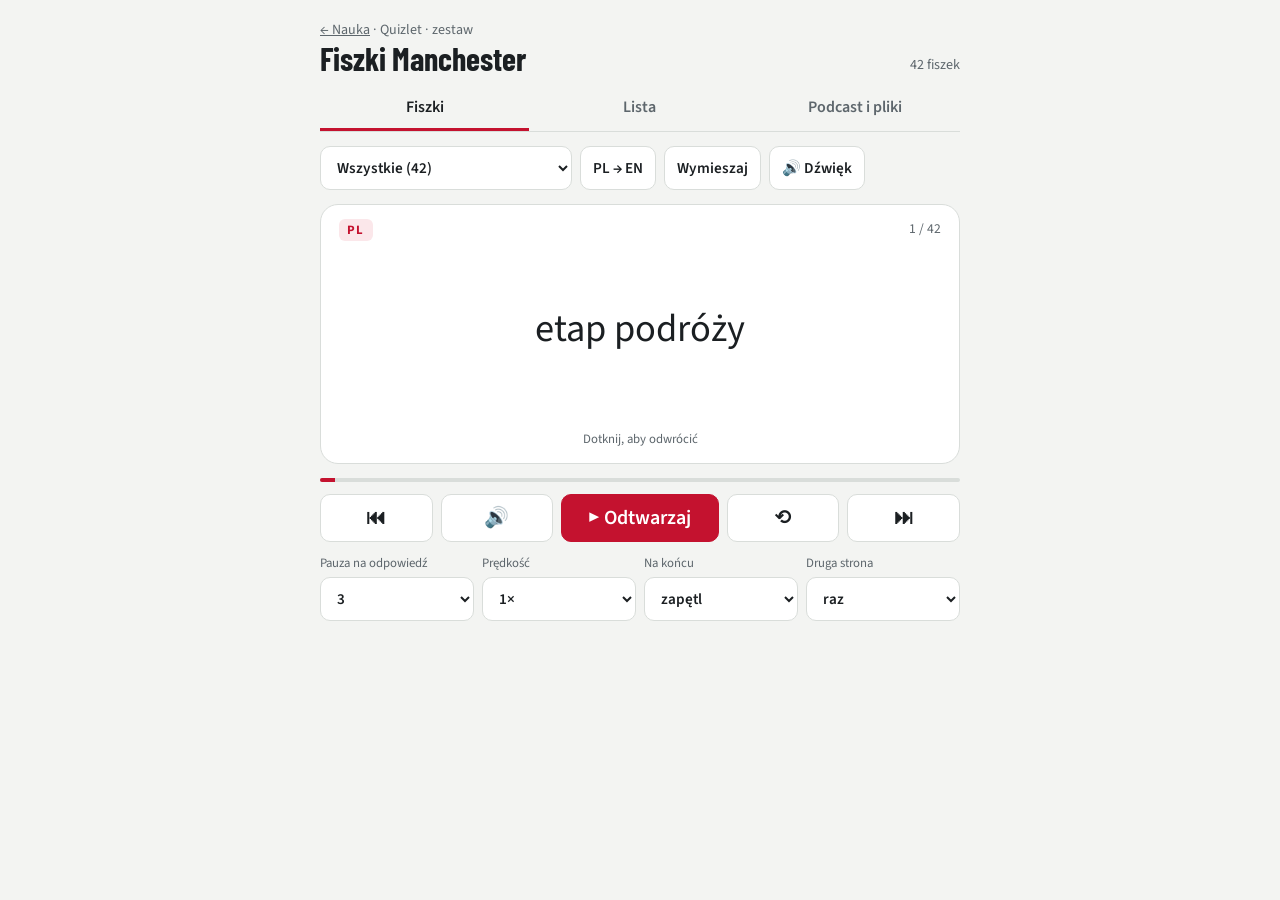
<file: manchester/index.html>
<!doctype html>
<html lang="pl">
<head><link rel="manifest" href="../manifest.webmanifest"><meta name="theme-color" content="#c4122f"><link rel="apple-touch-icon" href="../ikona-192.png"><script>if('serviceWorker' in navigator)navigator.serviceWorker.register('../sw.js',{scope:'../'})</script>
<meta charset="utf-8">
<meta name="viewport" content="width=device-width,initial-scale=1,viewport-fit=cover">
<meta name="robots" content="noindex,nofollow">
<title>Fiszki Manchester</title>
<link rel="manifest" href="manifest.webmanifest">
<link rel="icon" href="icon-192.png">
<link rel="apple-touch-icon" href="icon-180.png">
<meta name="apple-mobile-web-app-capable" content="yes">
<meta name="mobile-web-app-capable" content="yes">
<meta name="apple-mobile-web-app-title" content="Manchester">
<meta name="theme-color" content="#c4122f">
<link rel="alternate" type="application/rss+xml" title="Fiszki Manchester" href="feed.xml">
<link rel="preconnect" href="https://fonts.googleapis.com">
<link rel="stylesheet" href="https://fonts.googleapis.com/css2?family=Barlow+Condensed:wght@600;700&family=Source+Sans+3:wght@400;600;700&display=swap">
<style>
:root{
  --bg:#f3f4f2; --panel:#fff; --ink:#1b1f22; --muted:#5d666c; --line:#d9ddda;
  --accent:#c4122f; --accent-ink:#fff; --accent-soft:#fbe7ea; --en:#0b3d91; --en-soft:#e6ecf8;
  --font-display:"Barlow Condensed","Arial Narrow",Arial,sans-serif;
  --font-body:"Source Sans 3","Segoe UI",system-ui,sans-serif;
}
@media (prefers-color-scheme: dark){:root:not([data-theme="light"]){
  --bg:#141719; --panel:#1d2124; --ink:#e8eae8; --muted:#9aa3a8; --line:#30363a;
  --accent:#ff5468; --accent-ink:#1a0005; --accent-soft:#3a1a20; --en:#8db4ff; --en-soft:#1a2540; color-scheme:dark}}
:root[data-theme="dark"]{
  --bg:#141719; --panel:#1d2124; --ink:#e8eae8; --muted:#9aa3a8; --line:#30363a;
  --accent:#ff5468; --accent-ink:#1a0005; --accent-soft:#3a1a20; --en:#8db4ff; --en-soft:#1a2540; color-scheme:dark}
*{box-sizing:border-box}
html,body{margin:0}
body{background:var(--bg);color:var(--ink);font:400 16px/1.5 var(--font-body);padding:env(safe-area-inset-top) 16px calc(32px + env(safe-area-inset-bottom));-webkit-tap-highlight-color:transparent}
.wrap{max-width:640px;margin:0 auto}
h1,h2{font-family:var(--font-display);font-weight:700;line-height:1.1;margin:0}
h1{font-size:2rem} h2{font-size:1.4rem;margin:18px 0 8px}
header{display:flex;align-items:end;justify-content:space-between;gap:12px;padding:20px 0 10px}
.muted{color:var(--muted)} .small{font-size:.88rem}
nav.tabs{display:flex;gap:6px;border-bottom:1px solid var(--line);margin-bottom:14px}
nav.tabs button{flex:1;background:none;border:0;border-bottom:3px solid transparent;padding:10px 4px;font:600 1rem var(--font-body);color:var(--muted);cursor:pointer}
nav.tabs button[aria-selected="true"]{color:var(--ink);border-color:var(--accent)}
.row{display:flex;flex-wrap:wrap;gap:8px;align-items:center}
select,button.btn{font:600 .95rem var(--font-body);border:1px solid var(--line);background:var(--panel);color:var(--ink);border-radius:10px;padding:9px 12px;min-height:44px}
button.btn{cursor:pointer}
button.btn.primary{background:var(--accent);color:var(--accent-ink);border-color:var(--accent)}
button.btn[aria-pressed="true"]{background:var(--accent-soft);border-color:var(--accent)}
.card{margin:14px 0;background:var(--panel);border:1px solid var(--line);border-radius:18px;min-height:260px;display:flex;flex-direction:column;padding:14px 18px;cursor:pointer;user-select:none;transition:background .2s}
.card.en{background:var(--en-soft)}
.card .meta{display:flex;justify-content:space-between;font-size:.85rem;color:var(--muted)}
.card .side{font:700 .8rem var(--font-body);letter-spacing:.1em;padding:2px 8px;border-radius:6px;background:var(--accent-soft);color:var(--accent)}
.card.en .side{background:var(--panel);color:var(--en)}
.card .txt{flex:1;display:flex;align-items:center;justify-content:center;text-align:center;font-size:clamp(1.6rem,7vw,2.4rem);line-height:1.2;padding:18px 0;overflow-wrap:anywhere}
.card.en .txt{color:var(--en)}
.card .maly{font-size:1rem;line-height:1.4;color:var(--muted);margin-top:14px}
ul.list small{display:block;color:var(--muted);font-size:.85rem}
.card .hint{text-align:center;font-size:.8rem;color:var(--muted)}
.controls{display:grid;grid-template-columns:1fr 1fr 1.4fr 1fr 1fr;gap:8px}
.controls button{font-size:1.25rem}
.opts{margin-top:12px;display:grid;grid-template-columns:repeat(auto-fit,minmax(130px,1fr));gap:8px}
.opts label{display:flex;flex-direction:column;gap:4px;font-size:.8rem;color:var(--muted)}
.bar{height:4px;background:var(--line);border-radius:2px;overflow:hidden;margin-top:6px}
.bar i{display:block;height:100%;background:var(--accent);width:0}
ul.list{list-style:none;padding:0;margin:0}
ul.list li{display:grid;grid-template-columns:1fr 1fr auto;gap:10px;align-items:center;padding:10px 0;border-bottom:1px solid var(--line)}
ul.list .en{color:var(--en)}
ul.list button{background:none;border:0;font-size:1.2rem;cursor:pointer;color:var(--ink);min-width:44px;min-height:44px}
.box{background:var(--panel);border:1px solid var(--line);border-radius:14px;padding:14px 16px;margin:10px 0}
.feed{display:flex;gap:8px}
.feed input{flex:1;min-width:0;font:400 .9rem ui-monospace,Menlo,monospace;padding:9px;border:1px solid var(--line);border-radius:10px;background:var(--bg);color:var(--ink)}
audio{width:100%;margin-top:6px}
a{color:var(--accent)}
[hidden]{display:none!important}
.empty{padding:40px 0;text-align:center;color:var(--muted)}
</style>
</head>
<body>
<div class="wrap">
<header>
  <div><div class="muted small"><a href="../" style="color:inherit">← Nauka</a> · Quizlet · zestaw</div><h1>Fiszki Manchester</h1></div>
  <div class="muted small" id="licznik"></div>
</header>
<nav class="tabs" role="tablist">
  <button role="tab" data-tab="fiszki" aria-selected="true">Fiszki</button>
  <button role="tab" data-tab="lista" aria-selected="false">Lista</button>
  <button role="tab" data-tab="podcast" aria-selected="false">Podcast i pliki</button>
</nav>

<section id="fiszki">
  <div class="row">
    <select id="zakres" aria-label="Zakres"></select>
    <button class="btn" id="kier" title="Kierunek">PL → EN</button>
    <button class="btn" id="mieszaj" aria-pressed="false">Wymieszaj</button>
    <button class="btn" id="wycisz" aria-pressed="false">🔊 Dźwięk</button>
  </div>
  <div class="card" id="karta" tabindex="0" aria-live="polite">
    <div class="meta"><span class="side" id="strona">PL</span><span id="pozycja"></span></div>
    <div class="txt"><div><div id="tekst"></div><div class="maly" id="maly"></div></div></div>
    <div class="hint">Dotknij, aby odwrócić</div>
  </div>
  <div class="bar"><i id="pasek"></i></div>
  <div class="controls" style="margin-top:12px">
    <button class="btn" id="wstecz" aria-label="Poprzednia">⏮</button>
    <button class="btn" id="powtorz" aria-label="Powtórz wymowę">🔊</button>
    <button class="btn primary" id="graj" aria-label="Odtwarzaj po kolei">▶ Odtwarzaj</button>
    <button class="btn" id="odwroc" aria-label="Odwróć">⟲</button>
    <button class="btn" id="dalej" aria-label="Następna">⏭</button>
  </div>
  <div class="opts">
    <label>Pauza na odpowiedź<select id="pauza"><option>1</option><option>2</option><option selected>3</option><option>5</option><option>8</option></select></label>
    <label>Prędkość<select id="tempo"><option value="0.75">0,75×</option><option value="0.9">0,9×</option><option value="1" selected>1×</option><option value="1.15">1,15×</option><option value="1.3">1,3×</option></select></label>
    <label>Na końcu<select id="petla"><option value="1">zapętl</option><option value="0">zatrzymaj</option></select></label>
    <label>Druga strona<select id="powtorzEn"><option value="1">raz</option><option value="2">dwa razy</option></select></label>
  </div>
</section>

<section id="lista" hidden>
  <ul class="list" id="listaUl"></ul>
</section>

<section id="podcast" hidden>
  <div class="box">
    <h2 style="margin-top:0">Słuchaj w aplikacji do podcastów</h2>
    <p class="small">Co tydzień pojawia się odcinek z nowymi słówkami i odświeżony odcinek „Wszystkie słówka”. Telefon pobierze je sam, także do słuchania offline.</p>
    <div class="feed"><input id="feedUrl" readonly><button class="btn" id="kopiuj">Kopiuj</button></div>
    <p class="small"><b>iPhone</b>: aplikacja Podcasty → Biblioteka → ••• → „Śledź program przez URL” i wklej adres. Albo Pocket Casts → Szukaj → wklej adres.<br>
    <b>Android</b>: Pocket Casts, Podcast Addict albo AntennaPod → dodaj przez URL / RSS i wklej adres.<br>
    <a id="pcLink" href="#">Otwórz w Pocket Casts</a></p>
  </div>
  <div class="box">
    <h2 style="margin-top:0">Pliki</h2>
    <p><a href="Fiszki_Manchester.pdf">PDF</a> (karta PL, na następnej stronie EN) · <a href="Fiszki_Manchester.epub">EPUB</a> na czytnik</p>
    <p class="small muted">Na stronę głównego ekranu: Safari → Udostępnij → „Do ekranu początkowego”; Chrome → ⋮ → „Dodaj do ekranu głównego”.</p>
  </div>
  <h2>Odcinki</h2>
  <div id="odcinki"></div>
</section>
</div>

<audio id="au" preload="auto"></audio>
<script>
const $=s=>document.querySelector(s);
const store={get(k,d){try{const v=localStorage.getItem('mch_'+k);return v===null?d:JSON.parse(v)}catch(e){return d}},set(k,v){try{localStorage.setItem('mch_'+k,JSON.stringify(v))}catch(e){}}};
let KARTY=[],talia=[],i=0,odwr=false,gra=false,token=0;
const au=$('#au');
const S={zakres:store.get('zakres','all'),kier:store.get('kier','plen'),mieszaj:store.get('mieszaj',false),pauza:store.get('pauza','3'),tempo:store.get('tempo','1'),petla:store.get('petla','1'),powtorzEn:store.get('powtorzEn','1'),wycisz:store.get('wycisz',false)};
for(const k of ['pauza','tempo','petla','powtorzEn']){const el=$('#'+k);el.value=S[k];el.onchange=()=>{S[k]=el.value;store.set(k,el.value)}}

function pierwsza(){return S.kier==='plen'?'f':'b'}
function druga(){return S.kier==='plen'?'b':'f'}
function biezaca(){return talia[i]}
function stronaJez(){return odwr?druga():pierwsza()}

function zbudujTalie(){
  let t=S.zakres==='all'?KARTY.slice():KARTY.filter(k=>k.t===S.zakres);
  if(S.mieszaj){for(let a=t.length-1;a>0;a--){const b=Math.floor(Math.random()*(a+1));[t[a],t[b]]=[t[b],t[a]]}}
  talia=t;i=Math.min(store.get('poz_'+S.zakres,0),Math.max(0,t.length-1));odwr=false;pokaz();
}
function pokaz(){
  const k=biezaca(),karta=$('#karta');
  if(!k){$('#tekst').textContent='Brak fiszek';$('#pozycja').textContent='';return}
  const j=stronaJez();
  karta.classList.toggle('en',j==='b');
  $('#strona').textContent=j==='f'?k.lf:k.lb;
  $('#tekst').textContent=k[j];
  $('#maly').textContent=j==='b'?(k.bs||''):'';
  $('#pozycja').textContent=(i+1)+' / '+talia.length;
  $('#pasek').style.width=((i+1)/talia.length*100)+'%';
  store.set('poz_'+S.zakres,i);
  if('mediaSession' in navigator){navigator.mediaSession.metadata=new MediaMetadata({title:k.f+' — '+k.b,artist:'Fiszki Manchester',artwork:[{src:'icon-512.png',sizes:'512x512',type:'image/png'}]})}
}
const czekaj=ms=>new Promise(r=>setTimeout(r,ms));
function pokazWycisz(){$('#wycisz').textContent=S.wycisz?'🔇 Wyciszone':'🔊 Dźwięk';$('#wycisz').setAttribute('aria-pressed',S.wycisz)}
function odtworz(j){
  const k=biezaca();if(!k)return Promise.resolve();
  if(S.wycisz)return czekaj((900+45*String(k[j]+(j==='b'?(k.bs||''):'')).length)/parseFloat(S.tempo));
  return new Promise(res=>{au.src=k['a'+j];au.playbackRate=parseFloat(S.tempo);au.onended=res;au.onerror=res;au.play().catch(res)});
}

async function petlaGry(){
  const moj=++token;
  while(gra&&moj===token){
    odwr=false;pokaz();await odtworz(pierwsza());if(!gra||moj!==token)return;
    await czekaj(parseFloat(S.pauza)*1000/parseFloat(S.tempo));if(!gra||moj!==token)return;
    odwr=true;pokaz();
    for(let r=0;r<parseInt(S.powtorzEn);r++){await odtworz(druga());if(!gra||moj!==token)return;await czekaj(700)}
    await czekaj(800);if(!gra||moj!==token)return;
    if(i<talia.length-1)i++;else if(S.petla==='1')i=0;else{ustawGre(false);return}
  }
}
function ustawGre(on){gra=on;$('#graj').textContent=on?'❚❚ Pauza':'▶ Odtwarzaj';if(on)petlaGry();else{token++;au.pause()}
  if('mediaSession' in navigator)navigator.mediaSession.playbackState=on?'playing':'paused'}
function ruch(d){token++;au.pause();i=(i+d+talia.length)%talia.length;odwr=false;pokaz();if(gra)petlaGry()}

$('#graj').onclick=()=>ustawGre(!gra);
$('#dalej').onclick=()=>ruch(1);$('#wstecz').onclick=()=>ruch(-1);
$('#odwroc').onclick=$('#karta').onclick=()=>{if(gra)ustawGre(false);odwr=!odwr;pokaz();odtworz(stronaJez())};
$('#powtorz').onclick=()=>{if(S.wycisz){S.wycisz=false;store.set('wycisz',false);pokazWycisz()}odtworz(stronaJez())};
$('#wycisz').onclick=()=>{S.wycisz=!S.wycisz;store.set('wycisz',S.wycisz);if(S.wycisz)au.pause();pokazWycisz()};
$('#karta').onkeydown=e=>{if(e.key===' '||e.key==='Enter'){e.preventDefault();$('#odwroc').onclick()}};
document.addEventListener('keydown',e=>{if(e.target.tagName==='SELECT')return;if(e.key==='ArrowRight')ruch(1);if(e.key==='ArrowLeft')ruch(-1)});
$('#kier').onclick=()=>{S.kier=S.kier==='plen'?'enpl':'plen';store.set('kier',S.kier);$('#kier').textContent=S.kier==='plen'?'PL → EN':'EN → PL';odwr=false;pokaz()};
$('#mieszaj').onclick=()=>{S.mieszaj=!S.mieszaj;store.set('mieszaj',S.mieszaj);$('#mieszaj').setAttribute('aria-pressed',S.mieszaj);zbudujTalie()};
$('#zakres').onchange=e=>{S.zakres=e.target.value;store.set('zakres',S.zakres);if(gra)ustawGre(false);zbudujTalie()};
if('mediaSession' in navigator){
  navigator.mediaSession.setActionHandler('play',()=>ustawGre(true));
  navigator.mediaSession.setActionHandler('pause',()=>ustawGre(false));
  navigator.mediaSession.setActionHandler('nexttrack',()=>ruch(1));
  navigator.mediaSession.setActionHandler('previoustrack',()=>ruch(-1));
}
document.querySelectorAll('nav.tabs button').forEach(b=>b.onclick=()=>{
  document.querySelectorAll('nav.tabs button').forEach(x=>x.setAttribute('aria-selected',x===b));
  for(const s of ['fiszki','lista','podcast'])$('#'+s).hidden=s!==b.dataset.tab;
});
const feed=new URL('feed.xml',location.href).href;
$('#feedUrl').value=feed;
$('#pcLink').href='https://pca.st/subscribe/'+feed.replace(/^https?:\/\//,'');
$('#kopiuj').onclick=async()=>{try{await navigator.clipboard.writeText(feed);$('#kopiuj').textContent='Skopiowano'}catch(e){$('#feedUrl').select()}};

function grajJedno(src){if(S.wycisz){S.wycisz=false;store.set('wycisz',false);pokazWycisz()}au.src=src;au.playbackRate=parseFloat(S.tempo);au.play().catch(()=>{})}
(async()=>{
  $('#kier').textContent=S.kier==='plen'?'PL → EN':'EN → PL';$('#mieszaj').setAttribute('aria-pressed',S.mieszaj);pokazWycisz();
  try{KARTY=await (await fetch('karty.json',{cache:'no-cache'})).json()}catch(e){KARTY=[]}
  $('#licznik').textContent=KARTY.length+' fiszek';
  const tyg=[...new Set(KARTY.map(k=>k.t))].sort().reverse();
  $('#zakres').innerHTML='<option value="all">Wszystkie ('+KARTY.length+')</option>'+tyg.map((t,n)=>'<option value="'+t+'">'+(n===0?'Najnowsze: ':'')+'tydzień '+t+' ('+KARTY.filter(k=>k.t===t).length+')</option>').join('');
  if(S.zakres!=='all'&&!tyg.includes(S.zakres))S.zakres='all';
  $('#zakres').value=S.zakres;
  if(!KARTY.length){$('#fiszki').insertAdjacentHTML('afterbegin','<p class="empty">Jeszcze nie ma fiszek. Pojawią się po pierwszym wklejeniu eksportu z Quizletu.</p>')}
  zbudujTalie();
  const ul=$('#listaUl');
  KARTY.slice().reverse().forEach(k=>{const li=document.createElement('li');
    li.innerHTML='<span></span><span class="en"></span><span><button aria-label="PL">🔊</button><button aria-label="EN">🔊</button></span>';
    li.children[0].textContent=k.f;li.children[1].textContent=k.b;
    if(k.bs){const sm=document.createElement('small');sm.textContent=k.bs;li.children[1].appendChild(sm)}
    const [b1,b2]=li.querySelectorAll('button');b1.onclick=()=>grajJedno(k.af);b2.onclick=()=>grajJedno(k.ab);ul.appendChild(li)});
  try{const od=await (await fetch('odcinki.json',{cache:'no-cache'})).json();
    $('#odcinki').innerHTML=od.map(o=>'<div class="box"><b></b><span class="muted small"> · '+Math.round(o.sek/60)+' min</span><audio controls preload="none"></audio></div>').join('');
    [...$('#odcinki').children].forEach((d,n)=>{d.querySelector('b').textContent=od[n].tytul;d.querySelector('audio').src=od[n].url});
  }catch(e){}
})();
if('serviceWorker' in navigator)navigator.serviceWorker.register('sw.js').catch(()=>{});
</script>
</body>
</html>
</file>
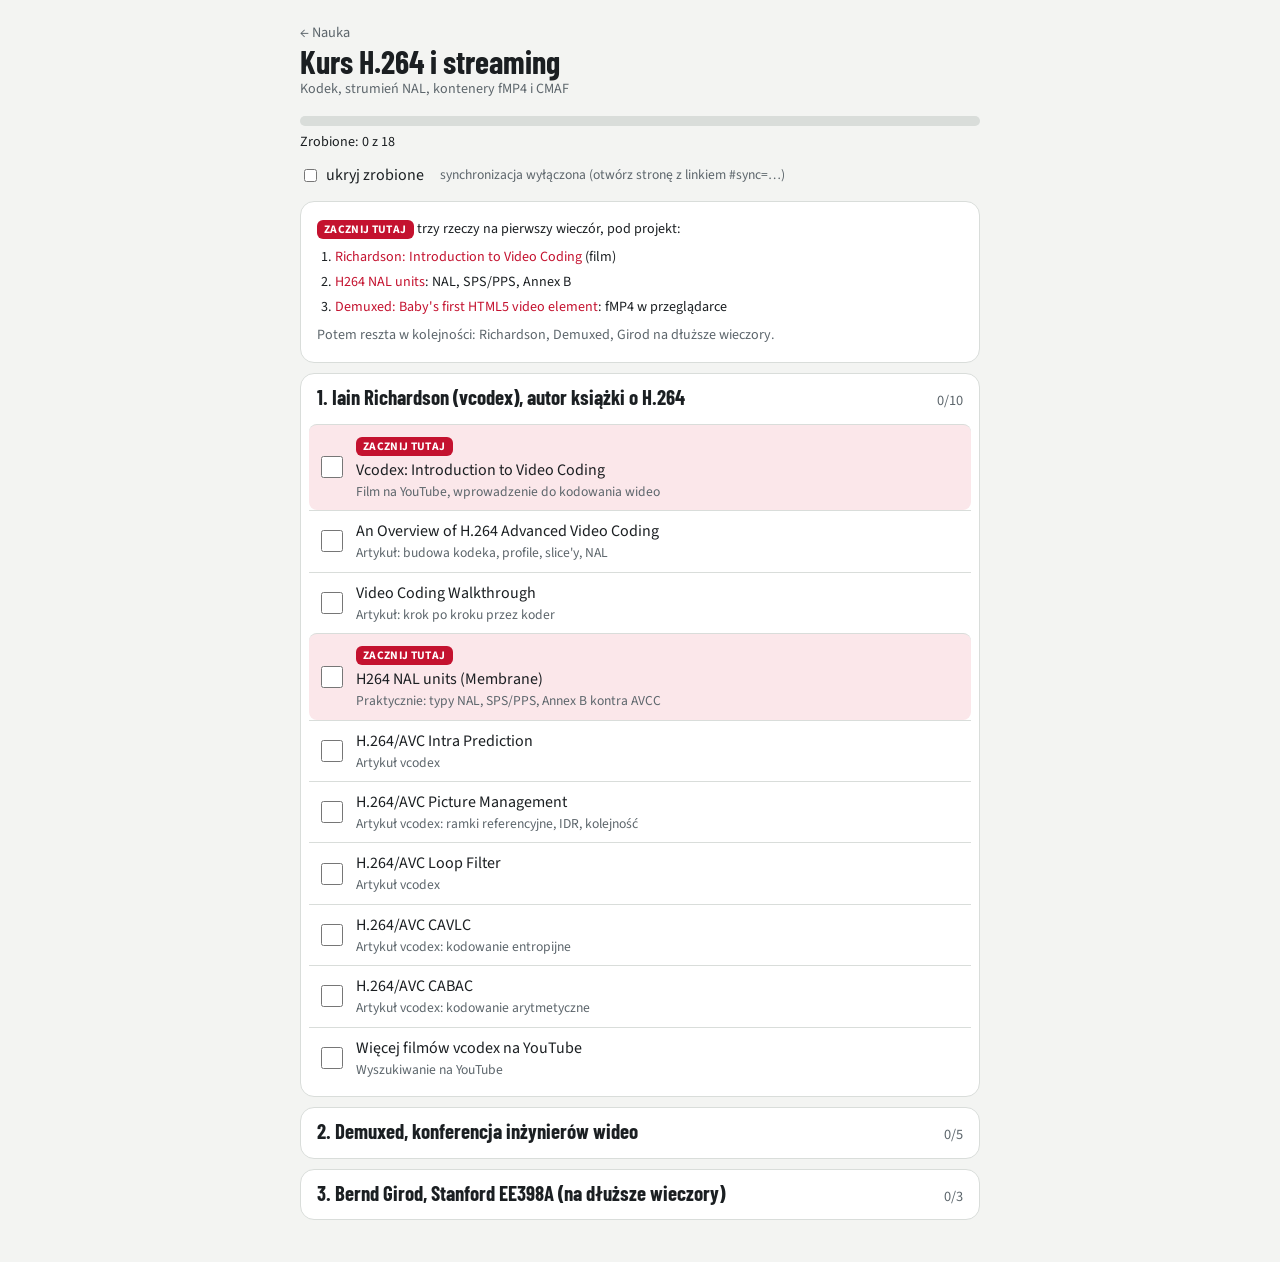
<file: wideo/index.html>
<!doctype html>
<html lang="pl">
<head><link rel="manifest" href="../manifest.webmanifest"><meta name="theme-color" content="#c4122f"><link rel="apple-touch-icon" href="../ikona-192.png"><link rel="icon" href="../ikona-192.png"><script>if('serviceWorker' in navigator)navigator.serviceWorker.register('../sw.js',{scope:'../'})</script>
<meta charset="utf-8">
<meta name="viewport" content="width=device-width,initial-scale=1,viewport-fit=cover">
<meta name="robots" content="noindex,nofollow">
<title>Kurs H.264</title>
<meta name="theme-color" content="#c4122f">
<link rel="preconnect" href="https://fonts.googleapis.com">
<link rel="stylesheet" href="https://fonts.googleapis.com/css2?family=Barlow+Condensed:wght@600;700&family=Source+Sans+3:wght@400;600;700&display=swap">
<style>
:root{
  --bg:#f3f4f2; --panel:#fff; --ink:#1b1f22; --muted:#5d666c; --line:#d9ddda;
  --accent:#c4122f; --accent-ink:#fff; --accent-soft:#fbe7ea; --ok:#1f7a3a;
  --font-display:"Barlow Condensed","Arial Narrow",Arial,sans-serif;
  --font-body:"Source Sans 3","Segoe UI",system-ui,sans-serif;
}
@media (prefers-color-scheme: dark){:root:not([data-theme="light"]){
  --bg:#141719; --panel:#1d2124; --ink:#e8eae8; --muted:#9aa3a8; --line:#30363a;
  --accent:#ff5468; --accent-ink:#1a0005; --accent-soft:#3a1a20; --ok:#5fd17f; color-scheme:dark}}
:root[data-theme="dark"]{
  --bg:#141719; --panel:#1d2124; --ink:#e8eae8; --muted:#9aa3a8; --line:#30363a;
  --accent:#ff5468; --accent-ink:#1a0005; --accent-soft:#3a1a20; --ok:#5fd17f; color-scheme:dark}
*{box-sizing:border-box}
html,body{margin:0}
body{background:var(--bg);color:var(--ink);font:400 16px/1.5 var(--font-body);padding:env(safe-area-inset-top) 16px calc(32px + env(safe-area-inset-bottom));-webkit-tap-highlight-color:transparent}
.wrap{max-width:680px;margin:0 auto}
h1,h2{font-family:var(--font-display);font-weight:700;line-height:1.1;margin:0}
h1{font-size:2rem}
header{padding:20px 0 6px}
header a{color:var(--muted);font-size:.9rem;text-decoration:none}
.muted{color:var(--muted)} .small{font-size:.88rem}
.bar{height:10px;background:var(--line);border-radius:6px;overflow:hidden;margin:10px 0 6px}
.bar i{display:block;height:100%;background:var(--accent);width:0;transition:width .3s}
.tools{display:flex;flex-wrap:wrap;gap:8px 16px;align-items:center;margin:10px 0 14px}
.tools label{display:flex;gap:6px;align-items:center;cursor:pointer}
#sync{font-size:.85rem}
details{background:var(--panel);border:1px solid var(--line);border-radius:14px;margin:10px 0;overflow:hidden}
summary{list-style:none;cursor:pointer;padding:12px 16px;display:flex;justify-content:space-between;gap:10px;align-items:baseline}
summary::-webkit-details-marker{display:none}
summary h2{font-size:1.3rem}
summary .cnt{color:var(--muted);font-size:.9rem;white-space:nowrap}
summary .cnt.done{color:var(--ok);font-weight:600}
.fl{display:block;padding:0 16px 8px;font-size:.88rem;color:var(--accent);text-decoration:none}
li a.fd{flex:none;font-size:1.1rem;text-decoration:none;color:var(--muted)}
ul{list-style:none;margin:0;padding:0 8px 8px}
li{display:flex;gap:10px;align-items:center;padding:8px;border-top:1px solid var(--line)}
li input{width:22px;height:22px;flex:none;accent-color:var(--accent);cursor:pointer}
li a{flex:1;color:var(--ink);text-decoration:none;min-width:0;overflow-wrap:anywhere}
li a:hover{color:var(--accent)}
li .sz{color:var(--muted);font-size:.8rem;white-space:nowrap}
li.w a{color:var(--muted)}
body.hide li.w{display:none}
body.hide details.alldone{display:none}
button.lnk{background:none;border:0;color:var(--accent);font:inherit;cursor:pointer;padding:0;text-decoration:underline}
</style>
<style>
li .opis{display:block;color:var(--muted);font-size:.85rem}
li .tx{flex:1;min-width:0}
li .tx a{display:block}
.intro{background:var(--panel);border:1px solid var(--line);border-radius:14px;padding:12px 16px;margin:10px 0}
.intro p{margin:.3em 0}
.start{display:inline-block;background:var(--accent);color:var(--accent-ink);font-size:.72rem;font-weight:700;border-radius:6px;padding:1px 7px;margin-bottom:2px;text-transform:uppercase;letter-spacing:.03em}
li.st{background:var(--accent-soft);border-radius:8px}
.intro ol{margin:.3em 0;padding-left:1.3em}
.intro ol a{color:var(--accent)}
.intro ol li{display:list-item;border:0;padding:2px 0}
</style>
</head>
<body>
<div class="wrap">
<header><a href="../">← Nauka</a><h1>Kurs H.264 i streaming</h1><div class="muted small">Kodek, strumień NAL, kontenery fMP4 i CMAF</div></header>
<div class="bar"><i id="pbar"></i></div>
<div id="ptxt" class="small"></div>
<div class="tools">
  <label><input type="checkbox" id="hide"> ukryj zrobione</label>
  <span id="sync" class="muted"></span>
</div>
<div class="intro small">
<p><span class="start">Zacznij tutaj</span> trzy rzeczy na pierwszy wieczór, pod projekt:</p>
<ol>
<li><a href="https://www.youtube.com/watch?v=gxefuXizO04" target="_blank" rel="noopener">Richardson: Introduction to Video Coding</a> (film)</li>
<li><a href="https://membrane-core.hexdocs.pm/1.2.4/3_h264_nal_units.html" target="_blank" rel="noopener">H264 NAL units</a>: NAL, SPS/PPS, Annex B</li>
<li><a href="https://www.youtube.com/watch?v=OBhlTcllq_E" target="_blank" rel="noopener">Demuxed: Baby's first HTML5 video element</a>: fMP4 w przeglądarce</li>
</ol>
<p class="muted">Potem reszta w kolejności: Richardson, Demuxed, Girod na dłuższe wieczory.</p>
</div>
<div id="lista"></div>
</div>
<script>
const MAT = [
 {g:"1. Iain Richardson (vcodex), autor książki o H.264", items:[
  {s:1, id:"vc_intro", n:"Vcodex: Introduction to Video Coding", o:"Film na YouTube, wprowadzenie do kodowania wideo", href:"https://www.youtube.com/watch?v=gxefuXizO04"},
  {id:"vc_overview", n:"An Overview of H.264 Advanced Video Coding", o:"Artykuł: budowa kodeka, profile, slice'y, NAL", href:"https://www.vcodex.com/an-overview-of-h264-advanced-video-coding"},
  {id:"vc_walk", n:"Video Coding Walkthrough", o:"Artykuł: krok po kroku przez koder", href:"https://www.vcodex.com/video-coding-walkthrough"},
  {s:1, id:"nal_membrane", n:"H264 NAL units (Membrane)", o:"Praktycznie: typy NAL, SPS/PPS, Annex B kontra AVCC", href:"https://membrane-core.hexdocs.pm/1.2.4/3_h264_nal_units.html"},
  {id:"vc_intra", n:"H.264/AVC Intra Prediction", o:"Artykuł vcodex", href:"https://www.vcodex.com/h264avc-intra-prediction"},
  {id:"vc_pic", n:"H.264/AVC Picture Management", o:"Artykuł vcodex: ramki referencyjne, IDR, kolejność", href:"https://www.vcodex.com/h264avc-picture-management"},
  {id:"vc_loop", n:"H.264/AVC Loop Filter", o:"Artykuł vcodex", href:"https://www.vcodex.com/h264avc-loop-filter"},
  {id:"vc_cavlc", n:"H.264/AVC CAVLC", o:"Artykuł vcodex: kodowanie entropijne", href:"https://www.vcodex.com/h264avc-context-adaptive-variable-length-coding"},
  {id:"vc_cabac", n:"H.264/AVC CABAC", o:"Artykuł vcodex: kodowanie arytmetyczne", href:"https://www.vcodex.com/h264avc-context-adaptive-binary-arithmetic-coding-cabac"},
  {id:"vc_yt", n:"Więcej filmów vcodex na YouTube", o:"Wyszukiwanie na YouTube", href:"https://www.youtube.com/results?search_query=vcodex"}
 ]},
 {g:"2. Demuxed, konferencja inżynierów wideo", items:[
  {id:"dx_kanal", n:"Kanał Demuxed na YouTube", o:"Wszystkie nagrania, szukaj fMP4, CMAF, Annex B", href:"https://www.youtube.com/@Demuxed"},
  {s:1, id:"dx_buelens", n:"Mattias Buelens: Baby's first HTML5 video element", o:"MSE i fMP4 w przeglądarce", href:"https://www.youtube.com/watch?v=OBhlTcllq_E"},
  {id:"dx_kalkanis", n:"Marina Kalkanis: wdrażanie Low Latency HLS w praktyce", o:"LL-HLS, części segmentów", href:"https://www.youtube.com/watch?v=GxFm4ikKiZc"},
  {id:"dx_levine", n:"Jon Levine: The Quest for Low Latency Live", o:"Niska latencja na żywo", href:"https://www.youtube.com/watch?v=CEcwIPmSatg"},
  {id:"dx_2022", n:"Demuxed 2022, cała playlista", o:"Do wyboru", href:"https://www.youtube.com/playlist?list=PLkyaYNWEKcOf98lZxnCcL6y7ZIVU3oSYO"}
 ]},
 {g:"3. Bernd Girod, Stanford EE398A (na dłuższe wieczory)", items:[
  {id:"gi_strona", n:"EE398A Image and Video Compression, slajdy", o:"Wszystkie wykłady w PDF", href:"https://web.stanford.edu/class/ee398a/handouts.htm"},
  {id:"gi_inter", n:"Wykład: Interframe Coding", o:"PDF, predykcja między klatkami", href:"https://web.stanford.edu/class/ee398a/handouts/lectures/11-InterframeCoding.pdf"},
  {id:"gi_mc", n:"Wykład: Motion-Compensated Coding", o:"PDF, kompensacja ruchu", href:"https://web.stanford.edu/class/ee398a/handouts/lectures/13-MotionCompensatedCoding.pdf"}
 ]}
];
const API = "https://nieciecz.taile0bd49.ts.net:8443/sync/";
const SERWIS = "wideo", LS = "nauka_wideo_stan", LSK = "nauka_sync_klucz", LSH = "nauka_wideo_ukryj";
const ls = {get(k){try{return localStorage.getItem(k)}catch(e){return null}}, set(k,v){try{localStorage.setItem(k,v)}catch(e){}}};
const m = location.hash.match(/sync=([\w-]+)/);
if (m) { ls.set(LSK, m[1]); history.replaceState(null, "", location.pathname); }
const KLUCZ = ls.get(LSK);
let stan = {}; try { stan = JSON.parse(ls.get(LS) || "{}") || {}; } catch (e) {}
const $ = s => document.querySelector(s);
function scal(a, b) { const o = {...a}; for (const [k, v] of Object.entries(b || {})) if (!o[k] || (v.t || 0) > (o[k].t || 0)) o[k] = v; return o; }
const ob = id => !!(stan[id] && stan[id].w);
function rysuj() {
  const otwarte = new Set([...document.querySelectorAll("details[open]")].map(d => d.dataset.f));
  const pierwszyRaz = !document.querySelector("details");
  const box = $("#lista"); box.innerHTML = "";
  let razem = 0, zrob = 0, pierwsza = null;
  for (const gr of MAT) {
    const n = gr.items.filter(x => ob(x.id)).length;
    razem += gr.items.length; zrob += n;
    if (pierwsza === null && n < gr.items.length) pierwsza = gr.g;
    const d = document.createElement("details"); d.dataset.f = gr.g;
    if (n === gr.items.length) d.className = "alldone";
    d.innerHTML = `<summary><h2></h2><span class="cnt${n === gr.items.length ? " done" : ""}">${n}/${gr.items.length}</span></summary><ul></ul>`;
    d.querySelector("h2").textContent = gr.g;
    const ul = d.querySelector("ul");
    for (const x of gr.items) {
      const li = document.createElement("li"); li.className = (ob(x.id) ? "w " : "") + (x.s ? "st" : "");
      li.innerHTML = `<input type="checkbox" aria-label="zrobione"><span class="tx">${x.s ? '<span class="start">Zacznij tutaj</span>' : ''}<a target="_blank" rel="noopener"></a><span class="opis"></span></span>`;
      const cb = li.querySelector("input"); cb.checked = ob(x.id); cb.onchange = () => ustaw(x.id, cb.checked);
      const a = li.querySelector("a"); a.href = x.href; a.textContent = x.n;
      li.querySelector(".opis").textContent = x.o;
      ul.appendChild(li);
    }
    box.appendChild(d);
    if (otwarte.has(gr.g) || (pierwszyRaz && gr.g === pierwsza)) d.open = true;
  }
  $("#pbar").style.width = (100 * zrob / razem) + "%";
  $("#ptxt").textContent = `Zrobione: ${zrob} z ${razem}`;
}
function ustaw(id, w) { stan[id] = {w: w ? 1 : 0, t: Date.now()}; ls.set(LS, JSON.stringify(stan)); rysuj(); wyslij(); }
function info(t) { $("#sync").textContent = t; }
async function pobierz() { const r = await fetch(API + KLUCZ + "/" + SERWIS, {cache: "no-store"}); if (!r.ok) throw new Error(r.status); return (await r.json()).v || {}; }
let trwa = false, znowu = false;
const godz = () => new Date().toLocaleTimeString("pl", {hour: "2-digit", minute: "2-digit"});
async function wyslij() {
  if (!KLUCZ) return;
  if (trwa) { znowu = true; return; }
  trwa = true;
  try {
    stan = scal(stan, await pobierz());
    const r = await fetch(API + KLUCZ + "/" + SERWIS, {method: "PUT", headers: {"Content-Type": "application/json"}, body: JSON.stringify({v: stan})});
    if (!r.ok) throw new Error(r.status);
    ls.set(LS, JSON.stringify(stan)); info("zsynchronizowano " + godz());
  } catch (e) { info("offline, zapisano w tej przeglądarce"); }
  trwa = false; if (znowu) { znowu = false; wyslij(); }
}
async function synchronizuj() {
  if (!KLUCZ) { info("synchronizacja wyłączona (otwórz stronę z linkiem #sync=…)"); return; }
  try {
    const zdalny = await pobierz(); const przed = JSON.stringify(stan);
    stan = scal(stan, zdalny); ls.set(LS, JSON.stringify(stan));
    if (JSON.stringify(stan) !== przed) rysuj();
    if (JSON.stringify(scal(zdalny, stan)) !== JSON.stringify(zdalny)) await wyslij(); else info("zsynchronizowano " + godz());
  } catch (e) { info("offline, zapisano w tej przeglądarce"); }
}
$("#hide").checked = ls.get(LSH) === "1";
document.body.classList.toggle("hide", $("#hide").checked);
$("#hide").onchange = e => { document.body.classList.toggle("hide", e.target.checked); ls.set(LSH, e.target.checked ? "1" : "0"); };
document.addEventListener("visibilitychange", () => { if (!document.hidden) synchronizuj(); });
rysuj(); synchronizuj();
</script>
</body>
</html>
</file>
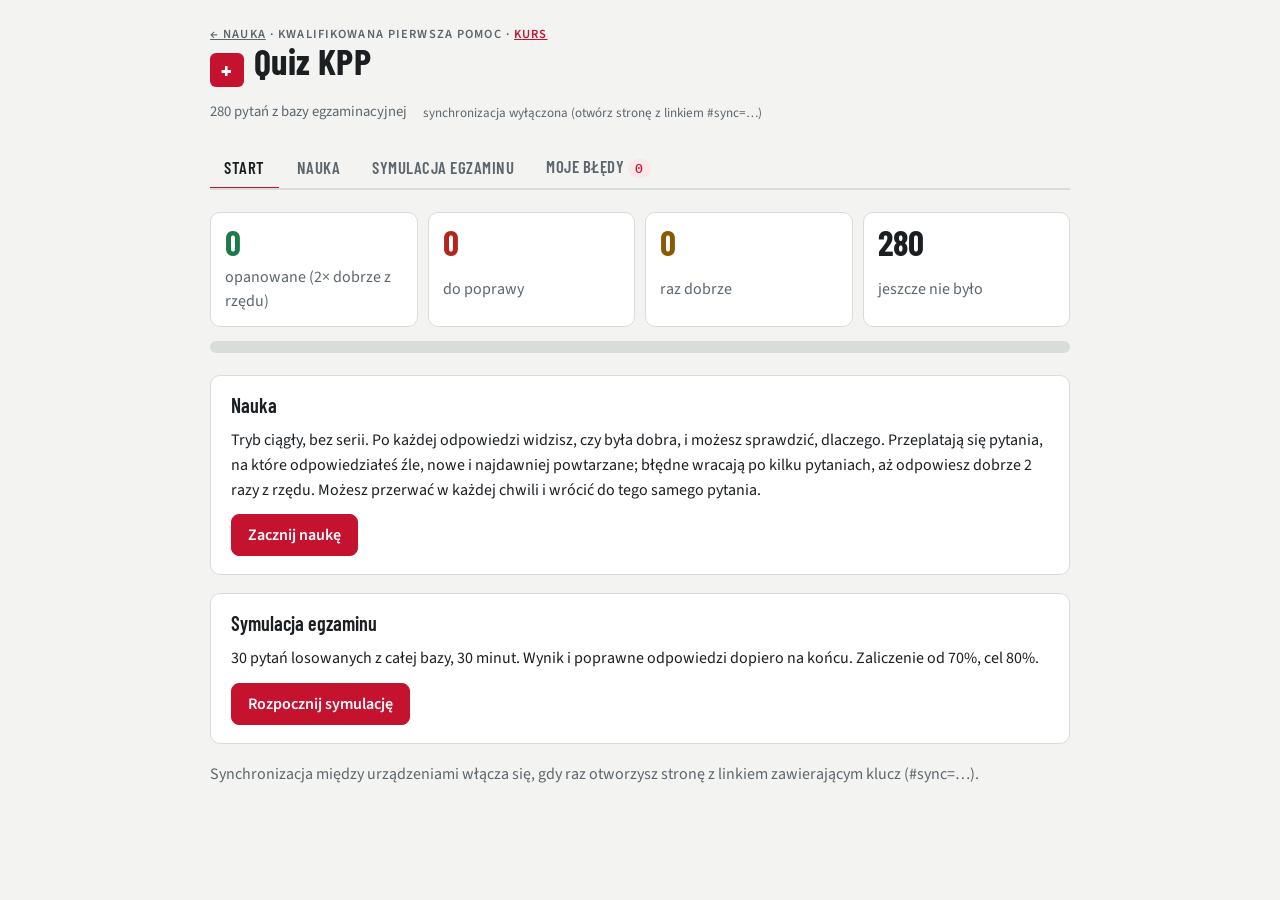
<file: kpp/quiz/index.html>
<!doctype html>
<html lang="pl">
<head><link rel="manifest" href="../../manifest.webmanifest"><meta name="theme-color" content="#c4122f"><link rel="apple-touch-icon" href="../../ikona-192.png"><link rel="icon" href="../../ikona-192.png"><script>if('serviceWorker' in navigator)navigator.serviceWorker.register('../../sw.js',{scope:'../../'})</script>
<meta charset="utf-8">
<meta name="viewport" content="width=device-width,initial-scale=1,viewport-fit=cover">
<meta name="robots" content="noindex,nofollow">
<title>Quiz KPP</title>
<link rel="preconnect" href="https://fonts.googleapis.com">
<link rel="stylesheet" href="https://fonts.googleapis.com/css2?family=Barlow+Condensed:wght@500;600;700&family=Source+Sans+3:wght@400;600;700&family=IBM+Plex+Mono:wght@500&display=swap">
<style>
/* Wygląd jak kurs KPP (../): karta ratownika, wąska kolumna. Zakładki: Start / Nauka / Symulacja / Moje błędy. */
:root{
  --bg:#f3f4f2; --panel:#ffffff; --ink:#1b1f22; --muted:#5d666c; --line:#d9ddda;
  --accent:#c4122f; --accent-ink:#ffffff; --accent-soft:#fbe7ea;
  --ok:#1f7a4a; --ok-soft:#e3f2e9; --bad:#b3261e; --bad-soft:#fbe9e7; --warn:#8a5a00; --warn-soft:#fdf1d8;
  --font-display:"Barlow Condensed","Arial Narrow",Arial,sans-serif;
  --font-body:"Source Sans 3","Segoe UI",system-ui,sans-serif;
  --font-mono:"IBM Plex Mono",ui-monospace,Menlo,monospace;
}
@media (prefers-color-scheme: dark){:root:not([data-theme="light"]){
  --bg:#141719; --panel:#1d2124; --ink:#e8eae8; --muted:#9aa3a8; --line:#30363a;
  --accent:#ff5468; --accent-ink:#1a0005; --accent-soft:#3a1a20;
  --ok:#5cc98d; --ok-soft:#173326; --bad:#ff7a6e; --bad-soft:#3a1c19; --warn:#f0b54a; --warn-soft:#352a12; color-scheme:dark}}
:root[data-theme="dark"]{
  --bg:#141719; --panel:#1d2124; --ink:#e8eae8; --muted:#9aa3a8; --line:#30363a;
  --accent:#ff5468; --accent-ink:#1a0005; --accent-soft:#3a1a20;
  --ok:#5cc98d; --ok-soft:#173326; --bad:#ff7a6e; --bad-soft:#3a1c19; --warn:#f0b54a; --warn-soft:#352a12; color-scheme:dark}
*{box-sizing:border-box}
body{margin:0;background:var(--bg);color:var(--ink);font:400 16px/1.55 var(--font-body);padding-inline:16px;padding-block:0 48px}
.wrap{max-width:860px;margin:0 auto}
h1,h2,h3{font-family:var(--font-display);font-weight:700;line-height:1.1;text-wrap:balance;margin:0}
h1{font-size:2.3rem;letter-spacing:.01em}
h2{font-size:1.7rem}
h3{font-size:1.25rem;font-weight:600}
a{color:var(--accent)}
.eyebrow{font:600 .78rem/1 var(--font-body);letter-spacing:.09em;text-transform:uppercase;color:var(--muted)}
.mono{font-family:var(--font-mono);font-variant-numeric:tabular-nums}
header.top{padding-block:28px 12px;display:grid;gap:14px}
.top-row{display:flex;flex-wrap:wrap;gap:12px 24px;align-items:end;justify-content:space-between}
.cross{display:inline-grid;place-items:center;width:34px;height:34px;background:var(--accent);color:var(--accent-ink);border-radius:6px;font:700 1.5rem/1 var(--font-display);margin-right:10px;vertical-align:-4px}
.meta{display:flex;flex-wrap:wrap;gap:6px 16px;color:var(--muted);font-size:.92rem;align-items:center}
nav.tabs{display:flex;gap:4px;border-bottom:2px solid var(--line);margin-block:10px 22px;overflow-x:auto}
nav.tabs button{font:600 1.05rem var(--font-display);letter-spacing:.03em;text-transform:uppercase;background:none;border:0;color:var(--muted);padding:10px 14px;border-bottom:3px solid transparent;margin-bottom:-2px;cursor:pointer;white-space:nowrap}
nav.tabs button[aria-selected="true"]{color:var(--ink);border-bottom-color:var(--accent)}
nav.tabs .count{font:500 .8rem var(--font-mono);background:var(--accent-soft);color:var(--accent);border-radius:10px;padding:1px 7px;margin-left:4px}
button{font:inherit}
.btn{display:inline-flex;align-items:center;gap:8px;font:600 1rem var(--font-body);border-radius:8px;padding:9px 16px;border:1px solid var(--line);background:var(--panel);color:var(--ink);cursor:pointer;text-decoration:none}
.btn.primary{background:var(--accent);border-color:var(--accent);color:var(--accent-ink)}
.btn.small{padding:5px 10px;font-size:.9rem}
.btn:disabled{opacity:.45;cursor:default}
.btn:focus-visible,nav.tabs button:focus-visible,.opt:focus-visible{outline:3px solid var(--accent);outline-offset:2px}
.block{background:var(--panel);border:1px solid var(--line);border-radius:10px;padding:18px 20px;display:grid;gap:12px;min-width:0;margin-bottom:18px}
.stats{display:grid;grid-template-columns:repeat(auto-fit,minmax(140px,1fr));gap:10px}
.stat{background:var(--panel);border:1px solid var(--line);border-radius:10px;padding:12px 14px;display:grid;gap:4px}
.stat .n{font:700 2.2rem/1 var(--font-display)}
.stat.ok .n{color:var(--ok)} .stat.bad .n{color:var(--bad)} .stat.warn .n{color:var(--warn)}
.bar{height:12px;background:var(--line);border-radius:6px;overflow:hidden;display:flex}
.bar>i{display:block;height:100%}
.quiz{display:grid;gap:14px}
.qhead{display:flex;justify-content:space-between;gap:12px;flex-wrap:wrap;color:var(--muted);font-size:.9rem}
.qtext{font-size:1.12rem;font-weight:600;max-width:70ch}
.qimg{display:block;max-width:min(260px,100%);height:auto;border-radius:8px;border:1px solid var(--line);background:#fff;margin-top:10px}
.opts{display:grid;gap:8px}
.opt{display:grid;grid-template-columns:30px 1fr;gap:10px;align-items:start;text-align:left;background:var(--bg);border:1px solid var(--line);border-radius:8px;padding:10px 12px;cursor:pointer;color:var(--ink)}
.opt b{font-family:var(--font-display);font-size:1.2rem;line-height:1.2;color:var(--muted)}
.opt.sel{border-color:var(--accent);background:var(--accent-soft)}
.opt.sel b{color:var(--accent)}
.opt.right{background:var(--ok-soft);border-color:var(--ok)}
.opt.right b{color:var(--ok)}
.opt.wrong{background:var(--bad-soft);border-color:var(--bad)}
.opt.wrong b{color:var(--bad)}
.opt[disabled]{cursor:default}
.why{background:var(--bg);border-left:4px solid var(--ok);border-radius:6px;padding:10px 14px;max-width:72ch}
.note{background:var(--warn-soft);color:var(--warn);border-radius:8px;padding:10px 12px;font-size:.92rem}
.result{display:flex;gap:16px;align-items:center;flex-wrap:wrap}
.big{font:700 3rem/1 var(--font-display)}
.row{display:flex;gap:10px;flex-wrap:wrap;align-items:center}
.spread{justify-content:space-between}
.muted{color:var(--muted)}
.empty{color:var(--muted);padding:20px;border:1px dashed var(--line);border-radius:10px}
.navgrid{display:grid;grid-template-columns:repeat(auto-fill,minmax(38px,1fr));gap:6px}
.navgrid button{border:1px solid var(--line);background:var(--bg);color:var(--ink);border-radius:6px;padding:6px 0;font:500 .85rem var(--font-mono);cursor:pointer}
.navgrid button.done{background:var(--accent-soft);border-color:var(--accent)}
.navgrid button.cur{outline:2px solid var(--ink)}
.navgrid button.r{background:var(--ok-soft);border-color:var(--ok)}
.navgrid button.w{background:var(--bad-soft);border-color:var(--bad)}
.timer{font:700 1.6rem/1 var(--font-mono)}
.timer.low{color:var(--bad)}
table.hist{border-collapse:collapse;width:100%;font-size:.95rem}
table.hist td,table.hist th{padding:6px 8px;border-bottom:1px solid var(--line);text-align:left}
.err{border-top:1px solid var(--line);padding-top:12px;display:grid;gap:8px}
.err:first-child{border-top:0;padding-top:0}
.tag{display:inline-block;font:600 .74rem/1 var(--font-body);letter-spacing:.04em;text-transform:uppercase;padding:4px 7px;border-radius:5px;background:var(--bad-soft);color:var(--bad)}
.tag.ok{background:var(--ok-soft);color:var(--ok)}
details summary{cursor:pointer;color:var(--accent);font-weight:600}
#sync{font-size:.82rem}
@media (prefers-reduced-motion: reduce){*{transition:none!important}}
</style>
</head>
<body>
<div class="wrap">
<header class="top">
  <div class="top-row">
    <div>
      <div class="eyebrow"><a href="../../" style="color:inherit">← Nauka</a> · Kwalifikowana pierwsza pomoc · <a href="../">kurs</a></div>
      <h1><span class="cross" aria-hidden="true">+</span>Quiz KPP</h1>
    </div>
  </div>
  <div class="meta">
    <span id="poolInfo"></span>
    <span id="sync">postęp zapisany w tej przeglądarce</span>
  </div>
</header>

<nav class="tabs" role="tablist">
  <button role="tab" data-view="home" aria-selected="true">Start</button>
  <button role="tab" data-view="learn" aria-selected="false">Nauka</button>
  <button role="tab" data-view="exam" aria-selected="false">Symulacja egzaminu</button>
  <button role="tab" data-view="errors" aria-selected="false">Moje błędy<span class="count" id="errCount">0</span></button>
</nav>

<main id="view"></main>
</div>

<script>
const Q = [{"nr":1,"question":"Jedną z przyczyn wstrząsu hipowolemicznego jest:","options":{"A":"nagły spadek poziomu glukozy we krwi.","B":"nagłe podniesienie poziomu glukozy we krwi.","C":"chwilowa utrata przytomności.","D":"spadek objętości krwi krążącej.","E":"żadne z wymienionych."},"correct":"D"},{"nr":2,"question":"Osobę poszkodowaną zabezpieczamy przed wychłodzeniem folią „NRC\". Należy ja ułożyć:","options":{"A":"złotą stroną na zewnątrz.","B":"srebrną stroną na zewnątrz.","C":"kolor nie ma znaczenia.","D":"najważniejsze jest dokładne owinięcie poszkodowanego folią.","E":"prawdziwe są odpowiedzi C i D."},"correct":"E"},{"nr":3,"question":"Pozycja przeciwwstrząsowa polega na ułożeniu poszkodowanego:","options":{"A":"w pozycji bocznej ustalonej.","B":"na wznak (na plecach), jeżeli brak cech urazów, można zastosować bierne uniesienie kończyn dolnych do 7 minut.","C":"na wznak z uniesionymi kończynami dolnymi 30 cm do góry.","D":"na wznak z uniesioną głową (wałek pod głowę).","E":"w pozycji półsiedzącej."},"correct":"B"},{"nr":4,"question":"Niepokój, szybki oddech, brak wyczuwalnego tętna na tętnicy promieniowej, nawrót kapilarny >2 sek., bladość powłok skórnych, zimny pot. Te objawy mogą być oznaką:","options":{"A":"udaru cieplnego.","B":"śmierci klinicznej.","C":"przegrzania.","D":"wstrząsu.","E":"żadne z wymienionych"},"correct":"D"},{"nr":5,"question":"Czas nawrotu kapilarnego (CRT, Capillary Refill Time).","options":{"A":"<2 sek. świadczy, że nie wystąpiła centralizacja krążenia.","B":">2 sek. może być jedną z oznak wstrząsu.","C":"przy wychłodzeniu nie jest wyznacznikiem stanu poszkodowanego.","D":"prawdziwe są odpowiedzi B i C.","E":"prawdziwe są odpowiedzi A, B i C."},"correct":"E"},{"nr":6,"question":"Będąc świadkiem napadu drgawek u poszkodowanego na ulicy należy:","options":{"A":"wezwać natychmiast zespół ratownictwa medycznego.","B":"przy pomocy długopisu rozchylić usta poszkodowanego.","C":"przytrzymać całe ciało starając się wyhamować drgawki.","D":"chronić głowę przed obrażeniami, następnie utrzymać drożność górnych dróg oddechowych.","E":"nie dotykać poszkodowanego, bo napad musi sam minąć."},"correct":"D"},{"nr":7,"question":"Wskaż fałszywe stwierdzenie dotyczące napadu drgawkowego:","options":{"A":"może wystąpić utrata przytomności z niepamięcią wsteczną.","B":"najczęściej dochodzi do zagryzienia języka i należy włożyć patyk między zęby, by nie było krwawienia (nawet podczas drgawek należy próbować).","C":"często bezwiednie następuje oddanie moczu.","D":"podczas drgawek może dojść do urazów głowy.","E":"drgawki i prężenia często obejmują całe ciało."},"correct":"B"},{"nr":8,"question":"Drgawki mogą występować przy:","options":{"A":"urazie mózgowo-czaszkowym.","B":"zatruciu, niedotlenieniu.","C":"wysokiej temperaturze ciała, szczególnie u dzieci.","D":"odwodnieniu, udarze cieplnym.","E":"wszystkich wymienionych."},"correct":"E"},{"nr":9,"question":"Wskaż prawdziwe stwierdzenie dotyczące występowania śpiączki u chorego na cukrzycę:","options":{"A":"może być spowodowana znacznym spadkiem glukozy we krwi.","B":"występują zaburzenia świadomości aż do jej utraty.","C":"może być spowodowana przedawkowaniem insuliny.","D":"prawdziwe są odpowiedzi A i B.","E":"prawdziwe są odpowiedzi A, B i C."},"correct":"E"},{"nr":10,"question":"U osoby, która jest nieprzytomna, śpiączkę cukrzycową można podejrzewać na podstawie:","options":{"A":"obecności cukierków w kieszeni, bo to chroni przed „niedocukrzeniem\".","B":"zapachu acetonu w wydychanym powietrzu.","C":"suchości skóry i języka.","D":"pokłutych opuszków palców.","E":"prawdziwe są odpowiedzi B, C i D."},"correct":"E"},{"nr":11,"question":"Hipoglikemia to stan:","options":{"A":"w którym może dojść do utraty przytomności.","B":"charakteryzujący się niskim poziomem glukozy we krwi (znacznie poniżej normy).","C":"w którym mogą wystąpić następujące objawy: dezorientacja, bełkotliwa mowa, uczucie niepokoju, obfite pocenie się lub bladość powłok skórnych.","D":"w którym jak najszybciej należy podać insulinę.","E":"prawdziwe są odpowiedzi A, B i C."},"correct":"E"},{"nr":12,"question":"Na przystanku autobusowym leży na brzuchu mężczyzna w wieku około 55 lat. Wskaż właściwe postępowanie:","options":{"A":"wzywać policję, mężczyzna zapewne jest pijany.","B":"ułożyć mężczyznę w pozycji bocznej ustalonej, wzywać policję.","C":"sprawdzić oznaki życia.","D":"wsiąść do autobusu, bo nadjechał ten, na który czekałeś.","E":"zapytać czy jest w pobliżu lekarz."},"correct":"C"},{"nr":13,"question":"W autobusie siedzi mężczyzna, skarżący się na piekący ból w klatce piersiowej. Jest blady i spocony, oddycha szybko. Wskaż właściwe postępowanie:","options":{"A":"natychmiast wyprowadzić mężczyznę z autobusu i zaprowadzić na postój taksówek by pojechał do szpitala.","B":"nie pozwolić mężczyźnie wstać, rozpiąć koszulę, zapytać: jak długo boli czy leczy się na serce, wezwać zespół ratownictwa medycznego, rozważyć ułożenie w pozycji przeciwwstrząsowej.","C":"podać aspirynę (160-300 mg), jeśli jest dostępna.","D":"nie należy podawać aspiryny dorosłym z bólem w klatce piersiowej niejasnego pochodzenia, uczulonym na lek lub przyjmującym go na stałe.","E":"prawdziwe są odpowiedzi B, C i D."},"correct":"E"},{"nr":14,"question":"U osoby, która uskarżała się na ból w klatce piersiowej doszło do utraty przytomności i osunięcia na podłogę w obecności innych ludzi. Wskaż właściwe postępowanie:","options":{"A":"ułożyć osobę w pozycji bocznej ustalonej z utrzymaniem drożności dróg oddechowych i wezwać pomoc.","B":"ułożyć osobę na wznak z nogami uniesionymi około 30 cm do góry i wezwać pomoc.","C":"sprawdzić czy w kieszeni poszkodowany nie ma leków na serce by je podać.","D":"udrożnić drogi oddechowe i sprawdzić obecność oddechu, podjąć uciśnięcia klatki piersiowej, jeśli jest brak oddechu.","E":"po stwierdzeniu braku oddechu prowadzić oddech zastępczy."},"correct":"D"},{"nr":15,"question":"U nieprzytomnej osoby dorosłej brak oddechu stanowi podstawę do podjęcia resuscytacji krążeniowo-oddechowej w schemacie:","options":{"A":"2 wdechy, 15 uciśnięć klatki piersiowej.","B":"2 wdechy, 30 uciśnięć klatki piersiowej.","C":"15 uciśnięć klatki piersiowej, 2 wdechy.","D":"30 uciśnięć klatki piersiowej, 2 wdechy.","E":"dowolnym z wymienionych."},"correct":"D"},{"nr":16,"question":"Do często spotykanych objawów zawału mięśnia sercowego należy:","options":{"A":"ból w klatce piersiowej w okolicy zamostkowej o charakterze gniecenia.","B":"drętwienie lewej kończyny górnej.","C":"uczucie lęku.","D":"pobudzenie psychoruchowe.","E":"prawdziwe są odpowiedzi A, B i C."},"correct":"E"},{"nr":17,"question":"Częstym powikłaniem uciśnięć klatki piersiowej u osoby z zatrzymaniem oddechu i krążenia jest:","options":{"A":"uraz kręgosłupa.","B":"niedowład kończyn dolnych.","C":"złamanie żeber i mostka.","D":"uszkodzenie naczyń w klatce piersiowej.","E":"zaburzenia rytmu serca."},"correct":"C"},{"nr":18,"question":"Przy trudnościach w oddychaniu poszkodowanego przebywającego w strefie zadymienia należy:","options":{"A":"podać tlen i posadzić poszkodowanego w pozycji półsiedzącej.","B":"podać tlen i ewakuować ze strefy zadymienia.","C":"wezwać pomoc do poszkodowanego i przystąpić do oceny stanu poszkodowanego w miejscu zdarzenia.","D":"w miarę możliwości odizolować drogi oddechowe poszkodowanego od atmosfery toksycznej i ewakuować ze strefy zagrożenia.","E":"ułożyć w pozycji bezpiecznej i czekać na przybycie ratowników."},"correct":"D"},{"nr":19,"question":"Oddechu zastępczego metodą usta-usta nie wolno wykonywać, gdy:","options":{"A":"poszkodowany jest pijany.","B":"poszkodowany jest chory na cukrzycę.","C":"poszkodowany ma krótką szyję.","D":"poszkodowany wypił środki ochrony roślin.","E":"należy prowadzić oddech zastępczy z użyciem mokrej chusteczki."},"correct":"D"},{"nr":20,"question":"Przy podejrzeniu zatrucia cyjanowodorem, poszkodowanego (możliwy wyczuwalny zapach gorzkich migdałów), który ma ślady wymiocin na ustach można:","options":{"A":"zaniechać wentylacji metodą usta-usta, jeżeli są opory natury estetycznej.","B":"wentylować tylko przy użyciu maski twarzowej.","C":"wentylować metodą usta-usta, jeśli nie ma innych możliwości.","D":"wentylować z użyciem nawilżonej wodą chusteczki.","E":"wentylować go tylko przy użyciu worka samorozprężalnego."},"correct":"E"},{"nr":21,"question":"Najczęstszą przyczyną zgonu u osób, które uległy zatruciu substancjami wpływającymi na funkcjonowanie centralnego układu nerwowego jest:","options":{"A":"działanie samej substancji trującej.","B":"podawanie odtrutek przez osoby niewykwalifikowane.","C":"utrata przytomności i niedrożność górnych dróg oddechowych.","D":"zaburzenia świadomości i próby samobójcze.","E":"żadne z wymienionych."},"correct":"C"},{"nr":22,"question":"W stosunku do osoby, która w wyniku zatrucia straciła przytomność należy podjąć następujące czynności:","options":{"A":"podać węgiel aktywowany jako odtrutkę i wezwać zespół ratownictwa medycznego.","B":"sprowokować wymioty i wezwać zespół ratownictwa medycznego.","C":"zabezpieczyć substancję, która została zażyta i wezwać zespół ratownictwa medycznego.","D":"przy zachowanym oddechu, ułożyć poszkodowanego w pozycji bocznej bezpiecznej i wezwać zespół ratownictwa medycznego.","E":"wezwać zespół ratownictwa medycznego by nie tracić czasu na zbędne działania."},"correct":"D"},{"nr":23,"question":"Wskaż prawidłową kolejność postępowania z osobą, która straciła przytomność podczas kąpieli w łazience, w której jest piecyk gazowy: 1) wstrzymując oddech zamknąć dopływ gazu i otworzyć okno w łazience; 2) ocenić czynności życiowe; 3) wynieść poszkodowanego poza strefę zagrożenia; 4) wezwać zespół ratownictwa medycznego i straż pożarną następnie udzielić pomocy w razie potrzeby. 5) opuścić pomieszczenie by osobie udzielającej pomocy nic się nie stało i wezwać zespół ratownictwa medycznego. Prawidłowa odpowiedź to:","options":{"A":"5,4.","B":"3,2,4,1.","C":"3,4,5.","D":"1,2,3,4.","E":"3,2,4."},"correct":"E"},{"nr":24,"question":"Wskaż fałszywe stwierdzenie dotyczące informacji o tlenku węgla:","options":{"A":"łączy się z hemoglobiną 250-300 razy trwalej niż tlen.","B":"ma charakterystyczny zapach i barwę.","C":"jest lżejszy od powietrza.","D":"potocznie nazywany jest czadem.","E":"powstaje podczas spalania."},"correct":"B"},{"nr":25,"question":"Po wyjściu z kąpieli, z łazienki, w której jest piecyk gazowy, osoba zgłasza nudności oraz zawroty głowy, zaczyna wymiotować. W tej sytuacji należy:","options":{"A":"podejrzewać, że za długo przebywała w gorącej kąpieli i polecić jej odpoczynek w pokoju.","B":"podejrzewać, że zjadła „coś\" co jej zaszkodziło.","C":"podejrzewać zatrucie gazami spalinowymi w łazience (CO).","D":"podejrzewać, że piła alkohol w łazience podczas kąpieli.","E":"zabrać ją na spacer by się „przewietrzyła\"."},"correct":"C"},{"nr":26,"question":"Pulsoksymetria jako metoda pomiarowa jest metodą:","options":{"A":"nieinwazyjną przezskórnego oznaczania wysycenia krwi tlenem.","B":"nieinwazyjną przezskórnego oznaczania wysycenia krwi CO2.","C":"inwazyjną żylnego oznaczania wysycenia krwi tlenem.","D":"która pozwala na jednoczesną ocenę tętna.","E":"prawdziwe są odpowiedzi A i D."},"correct":"E"},{"nr":27,"question":"Jednym z pierwszych objawów zatrucia tlenkiem węgla są:","options":{"A":"bóle brzucha.","B":"zawroty głowy.","C":"drapanie w gardle.","D":"skoki temperatury.","E":"swędzenie skóry."},"correct":"B"},{"nr":28,"question":"Osobie, która uległa podtopieniu, po wyjęciu z wody należy:","options":{"A":"wylać wodę z dróg oddechowych poprzez odpowiednie ułożenie.","B":"utrzymywać stabilizację kręgosłupa, gdyż najczęściej dochodzi do urazu w odcinku szyjnym.","C":"okryć natychmiast folią życia chroniąc przed wychłodzeniem.","D":"sprawdzić jamę ustną, następnie udrożnić drogi oddechowe i w przypadku braku oddechu wykonać 5 oddechów ratowniczych.","E":"wszystkie wymienione."},"correct":"D"},{"nr":29,"question":"Wskaż prawdziwe stwierdzenie:","options":{"A":"woda słona uszkadza drogi oddechowe i należy ją najpierw wylać z poszkodowanego.","B":"woda słodka nie wchłania się i należy ją wylać z poszkodowanego.","C":"przy utonięciu w wodzie morskiej rokowanie jest lepsze.","D":"przy utonięciu w wodzie słodkiej rokowanie jest lepsze.","E":"postępowanie z osobą podtopioną jest takie samo, niezależnie od rodzaju wody."},"correct":"E"},{"nr":30,"question":"Ratując osobę podtopioną w wodzie o niskiej temperaturze należy pamiętać, że:","options":{"A":"śmierć mózgu następuje szybciej w zimnej wodzie.","B":"uciskanie klatki piersiowej i prowadzenie oddechu zastępczego jest mało efektywne z uwagi na wodę w płucach.","C":"głowa nie powinna być odchylana z uwagi na możliwość zachłyśnięcia wypitą wodą.","D":"uzyskanie powrotu czynności życiowych może wystąpić po kilkudziesięciu minutach resuscytacji krążeniowo-oddechowej.","E":"wszystkie stwierdzenia są fałszywe."},"correct":"D"},{"nr":31,"question":"W przypadku podtopienia prowadzenie oddechu zastępczego należy rozpocząć:","options":{"A":"po 5 minutach od wyjęcia z wody, by mogła się ona wchłonąć z płuc.","B":"po wylaniu wody z dróg oddechowych.","C":"po zapewnieniu stabilizacji kręgosłupa szyjnego.","D":"najwcześniej jak jest to możliwe, w miarę możliwości jeszcze w wodzie.","E":"wszystkie stwierdzenia są fałszywe."},"correct":"D"},{"nr":32,"question":"Powierzchnia dłoni u dorosłego (reguła dłoni) to:","options":{"A":"0,5% powierzchni całkowitej ciała.","B":"1% powierzchni całkowitej ciała.","C":"1,5% powierzchni całkowitej ciała.","D":"2% powierzchni całkowitej ciała.","E":"2,5% powierzchni całkowitej ciała."},"correct":"B"},{"nr":33,"question":"Przy oparzeniu parą wodną obu rąk należy:","options":{"A":"wezwać zespół ratownictwa medycznego i podać leki przeciwbólowe.","B":"pokryć powierzchnię mokrym, jałowym opatrunkiem.","C":"schładzać aktywnie wodą co najmniej 10 minut lub do ustania bólu i wezwać zespół ratownictwa medycznego.","D":"okryć folią „życia\" w celu ochrony przed utratą ciepła.","E":"prawdziwe są odpowiedzi C i D."},"correct":"E"},{"nr":34,"question":"Oparzenie ciężkie to oparzenie:","options":{"A":"prądem elektrycznym.","B":"dróg oddechowych.","C":"II stopnia >25% powierzchni ciała.","D":"III stopnia >10% powierzchni ciała.","E":"wszystkie wymienione."},"correct":"E"},{"nr":35,"question":"Wskaż pierwszą czynność przy poszkodowanym porażeniem prądem po odłączeniu źródła napięcia:","options":{"A":"udrożnienie dróg oddechowych i uciski klatki piersiowej.","B":"ocena stanu świadomości i oddechu u poszkodowanego.","C":"stabilizacja kręgosłupa szyjnego, udrożnienie dróg oddechowych i prowadzenie oddechu zastępczego.","D":"nie należy podchodzić i ruszać poszkodowanego w obawie o pozostały ładunek elektryczny wokół poszkodowanego.","E":"żadne z wymienionych."},"correct":"B"},{"nr":36,"question":"O oparzeniu dróg oddechowych i zatruciu wziewnym mogą świadczyć następujące objawy:","options":{"A":"duszność, kaszel.","B":"ślady sadzy na twarzy, w jamie ustnej i ślinie, opalone brwi i rzęsy.","C":"charakter zdarzenia.","D":"chrypka, świszczący oddech.","E":"wszystkie wymienione."},"correct":"E"},{"nr":37,"question":"Jaka jest najpoważniejsza wczesna komplikacja porażenia prądem elektrycznym zmiennym?","options":{"A":"zaburzenia rytmu serca.","B":"uraz kręgosłupa szyjnego.","C":"wstrząs hipowolemiczny.","D":"niewydolność nerek.","E":"żadna z wymienionych."},"correct":"A"},{"nr":38,"question":"Brak odczuwania bólu w miejscu urazu, stwierdza się przy oparzeniach:","options":{"A":"I°.","B":"II°.","C":"III°.","D":"chemicznym.","E":"wszystkich wymienionych."},"correct":"C"},{"nr":39,"question":"Podczas prac budowlanych jeden z pracowników został ochlapany wapnem w okolicy twarzy. Wskaż prawidłową kolejność postępowania: 1) opłukanie twarzy wodą w celu usunięcia substancji. 2) starcie suchą szmatką zaprawy z twarzy i okolicy oczu. 3) usunięcie poszkodowanego ze strefy zagrożenia. 4) delikatne przemywanie wodą, najlepiej mineralną. 5) zdecydowane przemywanie oczu bieżącym strumieniem wody. Prawidłowa odpowiedź to:","options":{"A":"1,2.","B":"3,2,4.","C":"3,2,5.","D":"4,1,2,3.","E":"3,5."},"correct":"C"},{"nr":40,"question":"Wskaż prawidłową kolejność postępowania z osobą nieprzytomną z objawami hipotermii: 1) przenieść do suchego, ciepłego pomieszczenia i zdjęcie mokrego ubrania. 2) podać ciepły napój najlepiej z alkoholem – działa rozgrzewająco. 3) kontrola podstawowych czynności życiowych. 4) zdecydowanymi ruchami rozcierać miejsca wychłodzone lub zalecić gimnastykę. 5) ułożyć w pozycji poziomej, ograniczyć ruch i ogrzewać biernie. Prawidłowa odpowiedź to:","options":{"A":"1,2,3,4,5.","B":"1,3,2,5.","C":"3,4,2.","D":"2,4,3.","E":"3,1,5."},"correct":"E"},{"nr":41,"question":"Podczas smażenia frytek doszło do ochlapania gorącym olejem całej dłoni. Skuteczne postępowanie polega na: 1) natychmiastowym odsunięciu poszkodowanego od naczynia z olejem; 2) ułożenie w pozycji bocznej ustalonej. 3) chłodzeniu ręki aktywnie bieżącą wodą co najmniej 10 minut lub do ustania bólu. 4) trzymaniu ręki w wiadrze z wodą; 5) polewaniu ręki alkoholem, bo świetnie odprowadza ciepło. Prawidłowa odpowiedź to:","options":{"A":"1,5.","B":"1,3.","C":"3,5.","D":"4,5.","E":"1,2,4,5."},"correct":"B"},{"nr":42,"question":"Podczas prac przeładunkowych jeden z pracowników został obsypany wapnem gaszonym. Wskaż prawidłowe postępowanie: 1) natychmiast polać wodą poszkodowanego. 2) usunąć poszkodowanego w miejsce bezpieczne. 3) zdjąć odzież z poszkodowanego. 4) posypać piachem ubranego poszkodowanego – piach wchłania ług sodowy. 5) spłukać poszkodowanego bieżącą woda i wezwać zespół ratownictwa medycznego. Prawidłowa odpowiedź to:","options":{"A":"1,2,5.","B":"2,3,4.","C":"2,3,5.","D":"3,4,5.","E":"1,2,3,5."},"correct":"C"},{"nr":43,"question":"Ratownik jest świadkiem wypadku samochodu – cysterny, na drogę wycieka płyn, który daje biało-żółty dym. Wskaż właściwe postępowanie: 1) natychmiast udać się do kabiny by wyciągnąć kierowcę; 2) zabezpieczyć miejsce wypadku: zatrzymać pojazd w bezpiecznej odległości, założyć kamizelkę odblaskową, rozstawić trójkąt ostrzegawczy; 3) zadzwonić na nr 112/998 i podać informacje o zdarzeniu oraz numery z pomarańczowej tablicy informacyjnej z samochodu, jeżeli są widoczne; 4) jak najszybciej oddalić się z miejsca zdarzenia by nie ulec zatruciu. 5) w bezpiecznej odległości oczekiwać na przybycie służb ratowniczych. Prawidłowa odpowiedź to:","options":{"A":"1,2,5.","B":"3,4,5.","C":"2,3,4,5.","D":"1,2,3.","E":"2,3,5."},"correct":"E"},{"nr":44,"question":"Po spożyciu przez poszkodowanego dużej ilości leków w celach samobójczych należy jak najszybciej:","options":{"A":"zapytać poszkodowanego o powód i rozmawiać z nim by nie zasnął.","B":"prowokować wymioty w celu eliminacji trucizny pod warunkiem, że jest przytomny, dbając by się nie zachłysnął.","C":"zabezpieczyć pozostałe opakowania po środkach by przekazać je zespołowi ratownictwa medycznego.","D":"wezwać zespół ratownictwa medycznego i czekać na przyjazd.","E":"wezwać policję."},"correct":"B"},{"nr":45,"question":"Osobę po spożyciu dużej ilości alkoholu należy:","options":{"A":"chronić przed upadkiem, wychłodzeniem.","B":"w przypadku utraty świadomości, ułożyć w pozycji bezpiecznej.","C":"prowokować wymioty w celu eliminacji alkoholu i zmniejszenie efektu toksycznego.","D":"prawdziwe są odpowiedzi A i B.","E":"prawdziwe są odpowiedzi A, B i C."},"correct":"D"},{"nr":46,"question":"Czy jest różnica w postępowaniu z osobą oparzoną silnym kwasem lub silną zasadą? (w postępowaniu na poziomie kwalifikowanej pierwszej pomocy)","options":{"A":"nie ma różnicy, w obu przypadkach należy najpierw zobojętnić substancję żrącą.","B":"przy oparzeniu kwasem jest więcej czasu na podjęcie działań.","C":"zasada jest mniej groźna.","D":"postępowanie w obu przypadkach jest takie samo.","E":"wszystko zależy od stężenia substancji żrącej."},"correct":"D"},{"nr":47,"question":"Oparzenie I° charakteryzuje się:","options":{"A":"pęcherzami z płynem surowiczym.","B":"piekącym, swędzącym rumieniem na skórze, bólem przy dotyku.","C":"brakiem czucia.","D":"prawdziwe są odpowiedzi A i B.","E":"prawdziwe są odpowiedzi A, B i C."},"correct":"B"},{"nr":48,"question":"Oparzenie II° charakteryzuje się:","options":{"A":"piekącym, rumieniem na skórze, bólem przy dotyku.","B":"martwicą tkanek, brakiem czucia.","C":"pęcherzami wypełnionymi płynem surowiczym na podłożu rumieniowym.","D":"dużym bólem w miejscu oparzenia.","E":"prawdziwe są odpowiedzi C i D."},"correct":"E"},{"nr":49,"question":"Oparzenie III° charakteryzuje się:","options":{"A":"brakiem czucia dotyku i bólu w miejscu oparzenia.","B":"uszkodzeniem wszystkich warstw skóry.","C":"pęcherzami na zaczerwienionej skórze i wyciekiem płynu z pęcherzy.","D":"prawdziwe są odpowiedzi A i B.","E":"prawdziwe są odpowiedzi A, B i C."},"correct":"D"},{"nr":50,"question":"Hipertermia to stan, w którym występuje:","options":{"A":"podwyższona temperatura ciała.","B":"obniżona temperatura ciała.","C":"temperatura ciała nie ulega zmianie.","D":"należy podjąć działania zmierzające do ochłodzenia organizmu.","E":"prawdziwe są odpowiedzi A i D."},"correct":"E"},{"nr":51,"question":"5-letnie dziecko w trakcie zabawy w ogrodzie zostało ukąszone wielokrotnie przez pszczoły. Wskaż właściwe postępowanie:","options":{"A":"jeżeli występują objawy ostrej anafilaksji należy podać 0,3 mg adrenaliny (ampułkostrzykawka) domięśniowo.","B":"wezwać zespół ratownictwa medycznego.","C":"przenieść dziecko w bezpieczne miejsce, w miarę możliwości usunąć pozostałe żądła.","D":"wezwać zespół ratownictwa medycznego i obserwować oddech, uspokoić dziecko.","E":"prawdziwe są odpowiedzi A, C i D."},"correct":"E"},{"nr":52,"question":"Hipoksja to stan, w którym:","options":{"A":"występuje nadmiar tlenu w tkankach w stosunku do zapotrzebowania, prowadzący do hiperwentylacji.","B":"następuje spadek ciśnienia wywołany zmianą pozycji ciała.","C":"występuje niedobór tlenu w tkankach w stosunku do zapotrzebowania, prowadzący do niedotlenienia organizmu.","D":"następuje wzrost ciśnienia wywołany zmianą pozycji ciała.","E":"prawdziwe są odpowiedzi A i B."},"correct":"C"},{"nr":53,"question":"Hipotonia ortostatyczna to stan, w którym:","options":{"A":"następuje spadek ciśnienia wywołany zmianą pozycji ciała.","B":"następuje wzrost ciśnienia wywołany zmianą pozycji ciała.","C":"występuje niedobór tlenu w tkankach w stosunku do zapotrzebowania, prowadzący do niedotlenienia organizmu","D":"występuje nadmiar tlenu w tkankach w stosunku do zapotrzebowania, prowadzący do hiperwentylacji.","E":"żadna z odpowiedzi nie jest prawidłowa."},"correct":"A"},{"nr":54,"question":"Przy oparzeniach elektrycznych najbardziej zagrażające dla poszkodowanego są:","options":{"A":"skutki miejscowe, np. oparzenie dłoni.","B":"zaburzenia rytmu serca.","C":"niekorzystne działanie prądu na skórę (późniejsze blizny).","D":"wpływ prądu elektrycznego na potencjały mózgowe.","E":"żadne z wymienionych."},"correct":"B"},{"nr":55,"question":"Przy oparzeniach termicznych dłoni istotnym elementem działań ratowniczych jest: 1) schładzanie bieżącą wodą co najmniej 10 minut lub do ustąpienia bólu lub zastosowanie hydrożelu bezpośrednio na oparzenie. 2) zdjęcie biżuterii z palców i nadgarstków. 3) okrycie rany oparzeniowej po schłodzeniu suchym jałowym opatrunkiem. Prawidłowa odpowiedź to:","options":{"A":"1,3.","B":"1,2.","C":"2,3.","D":"tylko 1.","E":"wszystkie wymienione."},"correct":"E"},{"nr":56,"question":"U nieprzytomnego poszkodowanego po upadku ze schodów, bez krwotoków zewnętrznych, z widocznym powierzchniowym otarciem skóry głowy, z zachowanym własnym oddechem i tętnem, działania pilne należy wykonać w następującej kolejności: 1) tlenoterapia (jeżeli są wskazania). 2) odkażenie rany. 3) ręczna stabilizacja kręgosłupa szyjnego, ocena oddechu. 4) ułożenie w pozycji przeciwwstrząsowej. 5) założenie opatrunku osłaniającego. Prawidłowa odpowiedź to:","options":{"A":"3,1.","B":"1,4.","C":"1,2,3.","D":"2,3,5.","E":"1,2,3,4."},"correct":"A"},{"nr":57,"question":"Wskaż priorytetowe czynności ratownicze:","options":{"A":"opatrzenie rany oparzeniowej.","B":"udrożnienie dróg oddechowych.","C":"unieruchomienie złamanej kończyny.","D":"zatamowanie krwotoku.","E":"czynności ujęte w punktach B i D mają zawsze pierwszeństwo przed innymi działaniami."},"correct":"E"},{"nr":58,"question":"Ranę kłutą klatki piersiowej na miejscu zdarzenia należy zaopatrzyć:","options":{"A":"pozostawić bez opatrunku lub opatrunkiem nieokluzyjnym.","B":"opatrunkiem z folii, szczelnie przymocowanym do klatki piersiowej ze wszystkich stron.","C":"pozostawić bez zaopatrzenia ze względu na niebezpieczeństwo braku przepływu powietrza w drogach oddechowych poszkodowanego.","D":"opatrunkiem zastawkowym.","E":"prawdziwe są odpowiedzi A i D."},"correct":"E"},{"nr":59,"question":"W krwotoku tętniczym przedramienia, który nie zmniejsza się po zaopatrzeniu opatrunkiem uciskowym założonym w miejscu krwawienia, należy rozważyć następujące postępowanie: 1) ułożenie poszkodowanego płasko oraz umieszczenie kończyny powyżej poziomu serca. 2) wzmocnienie ucisku poprzez owinięcie opatrunku dodatkowymi zwojami bandaża. 3) zdjęcie już założonego opatrunku i ponowne założenie grubszego opatrunku. 4) założenie opaski zaciskowej na przedramieniu 5-7 cm powyżej miejsca krwotoku. 5) założenie drugiej opaski zaciskowej na ramieniu jeżeli pierwsza jest nieskuteczna. Prawidłowa odpowiedź to:","options":{"A":"1,3,5.","B":"1,2,4.","C":"1,2,4,5.","D":"1,3,4.","E":"2,3,4,5."},"correct":"C"},{"nr":60,"question":"Podawanie tlenu poszkodowanemu jest w określonych sytuacjach bezwzględnie konieczne. Wskaż prawdziwe stwierdzenia: 1) tlen podawać można tylko poszkodowanemu znajdującemu się w pozycji leżącej. 2) podawanie tlenu jest podstawowym działaniem w zatruciach wziewnych. 3) aby uzyskać około 100% stężenie tlenu podawanego dorosłemu przez maskę do tlenoterapii należy zastosować przepływ minimum 6 litrów na minutę. 4) tlen jest szkodliwy przy dłuższym stosowaniu. 5) zestaw do tlenoterapii biernej powinien posiadać rezerwuar. Prawidłowa odpowiedź to:","options":{"A":"2,3,4.","B":"1,2,4.","C":"2,4,5.","D":"1,4,5.","E":"1,3,5."},"correct":"C"},{"nr":61,"question":"U poszkodowanego w wyniku wypadku stwierdzono szereg obrażeń i objawów. Wskaż, który objaw (lub grupa objawów) albo obrażenie jest najbardziej niepokojący i może wskazywać na potencjalne zagrożenie życia poszkodowanego:","options":{"A":"złamanie kończyny górnej ze znacznym przemieszczeniem.","B":"oparzenie II stopnia okolicy podudzia.","C":"rana szarpana dłoni z niewielkim, powolnym wyciekiem krwi.","D":"blada, chłodna i spocona skóra.","E":"złamanie otwarte podudzia lewego bez krwotoku."},"correct":"D"},{"nr":62,"question":"Wyciek płynu mózgowo-rdzeniowego i/lub krwawienie z uszu u poszkodowanego po urazie:","options":{"A":"może grozić rozwinięciem wstrząsu.","B":"może świadczyć o złamaniu podstawy czaszki.","C":"wymaga założenia jałowego tamponu do ucha.","D":"prawdziwe są odpowiedzi A i B.","E":"prawdziwe są odpowiedzi A, B i C."},"correct":"D"},{"nr":63,"question":"Krwotok tętniczy zaopatruje się w pierwszej kolejności:","options":{"A":"opaską zaciskową poniżej miejsca zranienia.","B":"opaską zaciskową powyżej miejsca zranienia.","C":"opatrunkiem uciskowym w miejscu zranienia.","D":"szczelnym opatrunkiem osłaniającym.","E":"prawdziwe są odpowiedzi B i C."},"correct":"E"},{"nr":64,"question":"W przypadku krwotoku u poszkodowanego w pierwszej fazie występują pewne charakterystyczne objawy. Wskaż, który z objawów raczej nie wystąpi u takiego poszkodowanego:","options":{"A":"przyspieszone tętno","B":"przyspieszony i spłycony oddech.","C":"odczuwalne wzmożone pragnienie.","D":"zwolniona czynność serca.","E":"uczucie zimna."},"correct":"D"},{"nr":65,"question":"W trakcie udzielania pomocy w przypadku oparzenia, miejsce urazu należy schłodzić bieżącą wodą lub użyć opatrunku hydrożelowego. Wskaż zalety zastosowania opatrunku hydrożelowego:","options":{"A":"zmniejsza uczucie bólu.","B":"opatrunek nie przywiera do rany.","C":"zmniejsza znacznie ryzyko wystąpienia hipotermii spowodowanej schładzaniem.","D":"prawdziwe są odpowiedzi A i B.","E":"prawdziwe są odpowiedzi A, B i C."},"correct":"E"},{"nr":66,"question":"W wyniku zdarzenia drogowego poszkodowany leży na ulicy. Stwierdzono ranę tłuczoną głowy, złamanie kości obu podudzi na tej samej wysokości oraz stłuczenie barku. Jeden ze stojących obok samochodów ma zbitą przednią szybę i wgniecioną maskę. Najbardziej prawdopodobną przyczyną doznanych obrażeń jest:","options":{"A":"wypadnięcie poszkodowanego z jadącego samochodu.","B":"zgniecenie samochodu, w którym znajdował się poszkodowany.","C":"potrącenie poszkodowanego przez ten samochód osobowy.","D":"na podstawie takiego obrazu nie można przypuszczać jaki był mechanizm urazu.","E":"analiza przyczyn obrażeń nie ma znaczenia."},"correct":"C"},{"nr":67,"question":"Najdogodniejszą pozycją dla poszkodowanych z poziomą raną brzucha jest pozycja:","options":{"A":"leżąca z nogami zgiętymi w stawach biodrowych i kolanowych.","B":"półsiedząca.","C":"boczna bezpieczna.","D":"leżąca na brzuchu, z nogami wyprostowanymi.","E":"przeciwwstrząsowa."},"correct":"A"},{"nr":68,"question":"U poszkodowanego po urazie głowy z ucha wycieka powoli różowo podbarwiony płyn. Wskaż właściwe postępowanie:","options":{"A":"taki stan nie wymaga na miejscu zdarzenia żadnych szczególnych działań ratowniczych, gdyż wyciek ustaje po kilku minutach.","B":"należy wykonać opatrunek osłaniający z gazy jałowej i codofixu.","C":"należy wykonać opatrunek uciskowy z gazy jałowej z użyciem bandaża elastycznego.","D":"należy do przewodu słuchowego włożyć szczelny tampon z gazy jałowej, aby zapobiec dalszemu wyciekowi.","E":"żaden z wymienionych."},"correct":"B"},{"nr":69,"question":"Krwotok tętniczy można próbować odróżnić od żylnego na podstawie:","options":{"A":"intensywności wypływu krwi.","B":"większej bolesności przy krwawieniu.","C":"różnicy koloru wypływającej krwi.","D":"krwotok tętniczy ma zazwyczaj charakter tętniący.","E":"prawdziwe są odpowiedzi A i D."},"correct":"E"},{"nr":70,"question":"Poszkodowany siedzi w rozbitym samochodzie. Jest blady, spocony, ma przyśpieszony oddech, złamania zamknięte obu kończyn dolnych na różnych wysokościach oraz zaburzenia świadomości. Wskaż prawidłowy sposób postępowania przed przybyciem Zespołu Ratownictwa Medycznego:","options":{"A":"w pierwszej kolejności należy unieruchomić złamania, później wykonywać dalsze czynności.","B":"należy podać poszkodowanemu tlen i zaczekać z dalszym działaniem na przybycie lekarza.","C":"należy pilnie ewakuować poszkodowanego z pojazdu, bo pozycja w jakiej się znajduje stanowi dla niego zagrożenie, a następnie wykonywać dalsze, określone rodzajem obrażeń procedury ratownicze.","D":"jeżeli pilna ewakuacja z pojazdu jest niemożliwa, należy dążyć do ułożenia w pozycji przeciwwstrząsowej w pojeździe.","E":"prawdziwe są odpowiedzi C i D."},"correct":"E"},{"nr":71,"question":"Wskaż prawidłową kolejność postępowania z poszkodowanym po urazie w wyniku wypadku samochodowego:","options":{"A":"pilne unieruchomienie złamań, zatamowanie krwotoku, zapewnienie komfortu termicznego.","B":"zabezpieczenie miejsca zdarzenia, dotarcie do poszkodowanego, udzielenie pomocy.","C":"zabezpieczenie miejsca zdarzenia, unieruchomienie złamań, podanie tlenu.","D":"stabilizacja głowy przy pomocy kołnierza ortopedycznego, tamowanie krwotoku, unieruchomienie złamań.","E":"wszystkie wymienione są nieprawidłowe."},"correct":"B"},{"nr":72,"question":"Kołnierz ortopedyczny służy do:","options":{"A":"ograniczenia ruchomości odcinka szyjnego kręgosłupa.","B":"usztywnienia kręgosłupa szyjnego.","C":"unieruchomienia głowy.","D":"unieruchomienia głowy tylko na czas ewakuacji.","E":"żadnego z wymienionych."},"correct":"A"},{"nr":73,"question":"U poszkodowanego z rozległą raną powłok i obrażeniami narządów jamy brzusznej ratownik powinien:","options":{"A":"podać doustnie ogrzane, niesłodzone płyny celem zmniejszenia utraty ciepła.","B":"założyć wilgotny opatrunek osłaniający przykryty szczelnie folią.","C":"założyć opatrunek uciskowy przykryty folią termoizolacyjną.","D":"prawdziwe są odpowiedzi A i B.","E":"prawdziwe są odpowiedzi A i C."},"correct":"B"},{"nr":74,"question":"Do zakresu kwalifikowanej pierwszej pomocy medycznej udzielanej przez ratowników nie należy:","options":{"A":"wykonywanie resuscytacji krążeniowo-oddechowej (RKO).","B":"podejmowanie decyzji o transporcie poszkodowanych do ośrodków leczniczych.","C":"tamowanie krwotoków.","D":"udrożnienie dróg oddechowych z użyciem rurki ustno-gardłowej lub maski krtaniowej.","E":"zapewnienie komfortu cieplnego."},"correct":"B"},{"nr":75,"question":"W masywnych krwotokach (duża utrata krwi w krótkim czasie) w pierwszej fazie należy spodziewać się u poszkodowanego:","options":{"A":"zaburzeń świadomości.","B":"przyspieszonego tętna.","C":"zaczerwienienia skóry.","D":"bladości skóry.","E":"prawdziwe są odpowiedzi A, B i D."},"correct":"E"},{"nr":76,"question":"W złamaniu otwartym kości udowej, któremu towarzyszy krwotok tętniczy, priorytetem ratowniczym jest:","options":{"A":"zatamowanie krwotoku, w razie potrzeby przez ucisk na tętnicę powyżej miejsca złamania.","B":"ułożenie odłamów w pozycji zbliżonej do fizjologicznej dla stworzenia warunków dla zastosowania opatrunku uciskowego.","C":"założenie opatrunku osłaniającego i stabilizacja w pozycji zbliżonej do fizjologicznej.","D":"stabilizacja i unieruchomienie w pozycji zastanej oraz opatrunek uciskowy.","E":"tlenoterapia 100% tlenem."},"correct":"A"},{"nr":77,"question":"Poszkodowanemu w hipotermii należy zapewnić pozycję:","options":{"A":"poziomą.","B":"półsiedzącą.","C":"przeciwwstrząsową.","D":"boczną bezpieczną.","E":"pozycja nie ma znaczenia."},"correct":"A"},{"nr":78,"question":"W razie zwichnięcia stawu należy:","options":{"A":"nakazać delikatne ruchy czynne, po kilkunastu minutach ból ustąpi.","B":"nastawić zwichnięcie, podciągając w osi kończyny, staw rozmasować.","C":"unieruchomić staw w pozycji fizjologicznej.","D":"unieruchomić staw w pozycji zastanej.","E":"dla zmniejszenia obrzęku zastosować opatrunek z bandaża elastycznego."},"correct":"D"},{"nr":79,"question":"W przypadku braku szyn Kramera, jedną z możliwych alternatyw zabezpieczenia złamanego podudzia jest:","options":{"A":"pozostawienie bez zaopatrzenia.","B":"unieruchomienie w pozycji zastanej przy użyciu kija, deski itp. sprzętu przygodnego.","C":"owinięcie ściśle bandażem elastycznym.","D":"przymocowanie do drugiej kończyny.","E":"przymocowanie do drugiej kończyny przy użyciu przekładki pomiędzy nimi."},"correct":"D"},{"nr":80,"question":"Uszkodzoną kończynę górną można unieruchomić:","options":{"A":"szyną Kramera.","B":"na chuście trójkątnej.","C":"przez przybandażowanie kończyny do klatki piersiowej.","D":"przy użyciu sprzętu przygodnego.","E":"każdą z wymienionych metod."},"correct":"E"},{"nr":81,"question":"Leżącego poszkodowanego po urazie kręgosłupa, ratownik wyposażony w sprzęt medyczny powinien:","options":{"A":"zawsze ułożyć w pozycji bezpiecznej (bocznej ustalonej), gdyż zabezpiecza ona przed dalszymi urazami.","B":"zawsze ułożyć na plecach na miękkim podłożu.","C":"zawsze ułożyć na plecach, założyć kołnierz szyjny i uważać, aby przy przenoszeniu nie powodować zmian pozycji w osi kręgosłupa.","D":"po założeniu kołnierza ortopedycznego niezwłocznie doprowadzić do pozycji siedzącej w celu stabilizacji grawitacyjnej.","E":"wszystkie wymienione są fałszywe."},"correct":"E"},{"nr":82,"question":"Uraz kręgosłupa należy podejrzewać w przypadku, gdy:","options":{"A":"wypadkowi komunikacyjnemu towarzyszy złamanie kończyny dolnej.","B":"wypadkowi komunikacyjnemu towarzyszy uraz głowy,","C":"nastąpił upadek z wysokości.","D":"prawdziwe są odpowiedzi A i C.","E":"prawdziwe są odpowiedzi A, B i C."},"correct":"E"},{"nr":83,"question":"Opatrunek uciskowy stosuje się:","options":{"A":"w przypadku krwotoków zewnętrznych.","B":"w przypadku krwotoków wewnętrznych.","C":"jedynie w przypadku krwotoków żylnych.","D":"jedynie w przypadku krwotoków z kończyn","E":"jednocześnie z opaską zaciskową."},"correct":"A"},{"nr":84,"question":"W przypadku rozpoznania wstrząsu hipowolemicznego postępowanie przeciwwstrząsowe obejmuje:","options":{"A":"ułożenie w pozycji przeciwwstrząsowej.","B":"tlenoterapię.","C":"wsparcie psychiczne.","D":"zapewnienie komfortu termicznego.","E":"wszystkie wymienione, po wcześniejszym zatamowaniu krwawienia zewnętrznego (jeżeli występuje)."},"correct":"E"},{"nr":85,"question":"Podczas ewakuacji poszkodowanego na noszach – desce, powinny być spełnione określone warunki. Wskaż fałszywe stwierdzenie:","options":{"A":"przed jakimkolwiek przemieszczeniem poszkodowanego na desce, należy zapiąć 4 pasy mocujące.","B":"przenosić poszkodowanego należy, w miarę możliwości, nogami w kierunku marszu.","C":"dla unieruchomienia głowy poszkodowanego w trakcie takiej ewakuacji wystarczy jedynie kołnierz ortopedyczny.","D":"należy unikać kolejnego przekładania poszkodowanego na nosze karetki pogotowia, zgodnie z „zasadą jednych noszy\".","E":"prawdziwe są odpowiedzi A, C i D."},"correct":"E"},{"nr":86,"question":"Poszkodowanego w wypadku drogowym ewakuuje się z wnętrza pojazdu, gdy:","options":{"A":"dowódca wyda polecenie.","B":"występuje konieczność resuscytacji krążeniowo-oddechowej.","C":"rozpoznano objawy wstrząsu u poszkodowanego.","D":"występuje zagrożenie zewnętrzne.","E":"prawdziwe są odpowiedzi B, C i D."},"correct":"E"},{"nr":87,"question":"Dla ratownika różnica pomiędzy transportem a ewakuacją polega na tym, że:","options":{"A":"każde przemieszczenie poszkodowanego na mocy decyzji ratownika to ewakuacja, a na mocy decyzji lekarza lub ratownika medycznego to transport.","B":"przemieszczanie poszkodowanego na noszach to zawsze ewakuacja, a przemieszczenie przy wykorzystaniu karetki - to transport.","C":"strażacy zawsze ewakuują, a zespoły ratownictwa medycznego transportują.","D":"ewakuacja i transport to dwie nazwy tego samego zjawiska.","E":"prawdziwe są odpowiedzi A i C."},"correct":"A"},{"nr":88,"question":"Określona w procesie segregacji poszkodowanych w zdarzeniu masowym grupa „czerwona\" to grupa o najwyższym priorytecie:","options":{"A":"transportowym.","B":"terapeutycznym i transportowym.","C":"reanimacyjnym.","D":"segregacja to wyznaczanie kolejności, a nie priorytetów.","E":"prawdziwe są odpowiedzi A, B i C."},"correct":"B"},{"nr":89,"question":"Zdarzenie masowe to zdarzenie o znacznej dysproporcji pomiędzy zapotrzebowaniem na medyczne działania ratownicze realizowane w trybie natychmiastowym a możliwościami:","options":{"A":"sił i środków podmiotów ratowniczych obecnych na miejscu zdarzenia.","B":"sił i środków ratowniczych powiatu.","C":"sił i środków ratowniczych województwa.","D":"sił i środków ujętych w planie ratowniczym dla obszaru chronionego.","E":"zespołów ratownictwa medycznego obecnych na miejscu zdarzenia."},"correct":"A"},{"nr":90,"question":"Umieszczona w planie ratowniczym procedura dysponowania danego podmiotu ratowniczego oparta powinna być głównie na: 1) odległości miejsca stacjonowania podmiotu od miejsca zdarzenia; 2) przynależności administracyjnej miejsca zdarzenia; 3) teoretycznym czasie przybycia podmiotu ratowniczego na miejsce zdarzenia; 4) rodzaju zdarzenia; 5) aktualnym czasie przybycia podmiotu ratowniczego na miejsce zdarzenia. Prawidłowa odpowiedź to:","options":{"A":"1,4.","B":"2,4.","C":"4,5.","D":"1,3.","E":"2,5."},"correct":"C"},{"nr":91,"question":"Poszkodowany wydolny krążeniowo i oddechowo z zamkniętym złamaniem podudzi, u którego po kilkunastu minutach po segregacji pierwotnej rozwinęły się objawy wstrząsu, należy do grupy:","options":{"A":"najpierw zielonej, później żółtej","B":"najpierw czerwonej, potem żółtej.","C":"najpierw żółtej, potem czerwonej.","D":"cały czas czerwonej.","E":"cały czas żółtej."},"correct":"C"},{"nr":92,"question":"W założeniach taktycznych ratownictwa medycznego w zdarzeniach na drogach, wykonanie dostępu oznacza:","options":{"A":"dotarcie do poszkodowanego.","B":"stworzenie możliwości zbadania i ewakuacji poszkodowanego.","C":"stworzenie możliwości zbadania poszkodowanego.","D":"to samo, co „wycięcie poszkodowanego z pojazdu\".","E":"zabezpieczenie miejsca zdarzenia i umożliwienie procedur dochodzeniowych."},"correct":"B"},{"nr":93,"question":"Zadania z zakresu kwalifikowanej pierwszej pomocy realizowane przez ratowników KSRG:","options":{"A":"zawsze w całości zastępują działania zespołów ratownictwa medycznego.","B":"wspomagają działania zespołów ratownictwa medycznego.","C":"są realizowane tylko i wyłącznie w przypadku technicznych trudności, uniemożliwiających dotarcie do poszkodowanego przez członków zespołu ratownictwa medycznego.","D":"mogą być wykonywane tylko przy udziale koordynatora medycznych czynności ratowniczych.","E":"odbywają się zawsze pod nadzorem lekarza."},"correct":"B"},{"nr":94,"question":"Do zadań koordynatora medycznych działań ratowniczych (KMDR) KSRG należy: 1) koordynacja działań z zakresu kwalifikowanej pierwszej pomocy, segregacji pierwotnej do czasu przybycia ZRM. 2) realizuje wraz z ratownikami KSRG KPP w strefach zagrożenia dla ZRM. 3) prowadzenie i ewentualne nadzorowanie segregacji, jako procesu określania priorytetów terapeutyczno-transportowych. 4) przekazuje informacje o wykonaniu dostępu do poszkodowanego i możliwości podjęcia medycznych czynności ratowniczych (MCR) przez ZRM. 5) transport poszkodowanych z kodem czerwonym do specjalistycznej placówki służby zdrowia. Prawidłowa odpowiedź to:","options":{"A":"1,2,3,4.","B":"1,2,3.","C":"2,3,4.","D":"3,4,5.","E":"2,4,5."},"correct":"A"},{"nr":95,"question":"Organizacja ratownictwa medycznego realizowanego przez podmioty KSRG nie obejmuje:","options":{"A":"ujednolicenia zasad powiadamiania i dysponowania podmiotów systemu oraz podmiotów współdziałających z systemem.","B":"ujednolicania zasad postępowania w zdarzeniach z dużą liczbą poszkodowanych.","C":"transportu lżej poszkodowanych do miejsca zamieszkania.","D":"ujednolicania metodyki planowania transportu poszkodowanej lub zagrożonej ludności do izb przyjęć lub szpitalnych oddziałów wyspecjalizowanych w zakresie medycyny ratunkowej lub innych podmiotów prowadzących ratownictwo medyczne w warunkach szpitalnych.","E":"wsparcia psychologicznego osób uczestniczących w działaniach ratowniczych."},"correct":"C"},{"nr":96,"question":"Kwalifikowana pierwsza pomoc to określenie czynności podejmowanych wobec osoby w stanie nagłego zagrożenia zdrowotnego przez ratownika. W rozumieniu Ustawy o Państwowym Ratownictwie Medycznym ratownikiem może być: 1) wyłącznie osoba posiadająca dyplom szkoły lub uczelni medycznej. 2) wyłącznie osoba zatrudniona lub pełniąca służbę w jednostkach współpracujących z systemem ratownictwa medycznego lub będąca członkiem tych jednostek. 3) osoba posiadająca ważne zaświadczenie o ukończeniu kursu w zakresie kwalifikowanej pierwszej pomocy i uzyskaniu tytułu ratownika. 4) osoba, której stan zdrowia pozwala na udzielanie kwalifikowanej pierwszej pomocy. 5) osoba posiadająca dyplom ukończenia szkoły medycznej oraz pełną zdolność do czynności prawnych. Prawidłowa odpowiedź to:","options":{"A":"1,3,4.","B":"1,2,3.","C":"3,4.","D":"3,4,5.","E":"2,4,5."},"correct":"C"},{"nr":97,"question":"Czy osoba udzielająca pierwszej pomocy, kwalifikowanej pierwszej pomocy oraz podejmująca medyczne czynności ratunkowe korzysta z ochrony przewidzianej prawem?","options":{"A":"zawarte jest to w prawie zwyczajowym.","B":"tak, wynika to z Rozporządzenia MSWiA w sprawie szczegółowych zasad organizacji krajowego systemu ratowniczo-gaśniczego z 1999 roku.","C":"tak, wynika to z Ustawy o Państwowym Ratownictwie Medycznym z 2006 roku.","D":"nie, wynika to z Kodeksu Karnego.","E":"nie podlega żadnej ochronie prawnej."},"correct":"C"},{"nr":98,"question":"Pozycja boczna ustalona ma na celu zapewnienie drożnych dróg oddechowych oraz umożliwienie swobodnego wypływu śliny i treści z jamy ustnej. Aby spełniała swoje zadanie muszą być spełnione poniższe warunki, z wyjątkiem:","options":{"A":"pozycja musi być stabilna.","B":"musi być możliwe łatwe ocenianie czynności życiowych.","C":"nie zmienia się raz przyjętego ułożenia poszkodowanego.","D":"musi być zapewniony swobodny wypływ śliny i innych wydzielin.","E":"należy unikać ucisku na klatkę piersiową."},"correct":"C"},{"nr":99,"question":"Ratownik jest świadkiem jak osoba, która się krztusi traci przytomność i upada na podłogę. Dzwoni na 112 lub 999, a następnie przystępuje do działania w następującej kolejności:","options":{"A":"obraca poszkodowanego plecami ku górze i wykonuje 5 uderzeń pomiędzy łopatkami.","B":"wykonuje parę szybkich i bardzo silnych oddechów usta-usta.","C":"czeka, aż poszkodowany odzyska przytomność, podnosi go, następnie staje za jego plecami i wykonuje uciśnięcia nadbrzusza.","D":"usuwa widoczne ciało obce z jamy ustnej, następnie rozpoczyna resuscytacje krążeniowo-oddechową zaczynając od 30 uciśnięć klatki piersiowej.","E":"siada okrakiem na udach poszkodowanego i wykonuje 5 uciśnięć nadbrzusza."},"correct":"D"},{"nr":100,"question":"24-letnia kobieta połknęła garść pigułek nasennych około 30-45 minut temu. Ratownik znajduje ją nieprzytomną, wykonującą sporadyczne próby łapania powietrza (gasping). Jej tętno jest szybkie i dobrze wyczuwalne. Wskaż właściwe postępowanie:","options":{"A":"wezwać zespół ratownictwa medycznego i rozpocząć oddechy wspomagane workiem samorozprężalnym z częstotliwością 10 oddechów/minutę.","B":"rozpocząć uciski klatki piersiowej, a po minucie zadzwonić po zespół ratownictwa medycznego.","C":"wykonać 2 uciśnięcia nadbrzusza, a następnie położyć poszkodowanego w pozycji bezpiecznej.","D":"podjąć reanimację przez 1 minutę, a następnie zadzwonić po zespół ratownictwa medycznego.","E":"wykonać 5 uciśnięć nadbrzusza, a następnie 2 wdechy."},"correct":"A"},{"nr":101,"question":"Ratownik udziela pomocy 6-letniej ofierze wypadku samochodowego, u której podejrzewa uraz kręgosłupa szyjnego. Dziecko jest nieprzytomne, oddycha płytko, z wysiłkiem, słychać charczenie. Częstość oddechów 30/minutę. Aby udrożnić drogi oddechowe powinien wykonać następujący manewr:","options":{"A":"maksymalnie odchylając głowę do tyłu.","B":"wysunąć żuchwę na szczękę, odchylając głowę do tyłu.","C":"wyciągnąć język przed żuchwę.","D":"usiąść okrakiem na udach ratowanego dziecka i wykonywać uciśnięcia nadbrzusza.","E":"wykluczyć obecność ciała obcego i wysunąć żuchwę na szczękę jednocześnie stabilizując kręgosłup szyjny, rozważyć założenie rurki ustno-gardłowej."},"correct":"E"},{"nr":102,"question":"Ratownik zbliża się do osoby dorosłej, która leży na podłodze. Nie ma nikogo innego w pobliżu. Wskaż właściwe postępowanie:","options":{"A":"ocenić przytomność leżącego, sprawdzić oddech, potem wezwać zespół ratownictwa medycznego.","B":"zadzwonić po zespół ratownictwa medycznego i czekać na karetkę przed domem.","C":"usunąć ewentualne ciała obce z dróg oddechowych palcem.","D":"prowadzić RKO przez 5 minut, a potem zadzwonić po zespół ratownictwa medycznego.","E":"zawołać o pomoc i zacząć oddechy zastępcze."},"correct":"A"},{"nr":103,"question":"Wskaż fałszywe stwierdzenie dotyczące pomocy tonącym:","options":{"A":"u tonących w pierwszej chwili po wydobyciu należy starać się wylać całą wodę zgromadzoną w układzie oddechowym.","B":"jeżeli nie ma pewności co do mechanizmu tonięcia, należy założyć kołnierz ortopedyczny.","C":"również w porze letniej należy poszkodowanemu wydobytemu z wody zapewnić komfort cieplny.","D":"resuscytację krążeniowo-oddechową u podtopionych należy zacząć od 5 oddechów ratowniczych.","E":"po sprawdzeniu przytomności i ocenie oddechu, wołać się o pomoc."},"correct":"A"},{"nr":104,"question":"U niektórych poszkodowanych nieprzytomnych, ale oddychających stosuje się pozycję bezpieczną. Wskaż fałszywe stwierdzenie:","options":{"A":"pozycja ta może zapobiec dostaniu się treści pokarmowej do dróg oddechowych.","B":"pozycję taką stosuje się ze względu na łatwą kontrolę tętna u poszkodowanego.","C":"pozycja ta zapewnia udrożnienie górnych dróg oddechowych u osoby nieprzytomnej.","D":"możliwość ułożenia poszkodowanego w tej pozycji dopuszcza na jego pozostawienie, celem udzielenia pomocy większej liczbie poszkodowanych.","E":"ułożenie poszkodowanego w tej pozycji nie gwarantuje przeżycia."},"correct":"B"},{"nr":105,"question":"Wskaż czynność, która nie jest elementem procedury udrażniania dróg oddechowych:","options":{"A":"odessanie płynnej treści z jamy ustnej.","B":"uciśnięcia nadbrzusza.","C":"tlenoterapia bierna.","D":"założenie poszkodowanemu rurki ustno-gardłowej.","E":"rękoczyn czoło-żuchwa."},"correct":"C"},{"nr":106,"question":"Jakie będzie postępowanie u poszkodowanego, który w wyniku wypadku samochodowego doznał urazu z raną tłuczoną głowy z przejściową utratą świadomości i przebywa nadal w samochodzie?","options":{"A":"zadzwonić po zespół ratownictwa medycznego i czekać przy samochodzie obserwując poszkodowanego.","B":"wezwać zespół ratownictwa medycznego, sprawdzić jego podstawowe funkcje życiowe (stan świadomości, oddech, krążenie), a następnie zależnie od sytuacji podjąć decyzję o ewakuacji lub udzieleniu pomocy w samochodzie.","C":"wyciągnąć poszkodowanego z samochodu i rozpocząć oddechy zastępcze.","D":"podać tlen i czekać na pomoc.","E":"rozpocząć resuscytację krążeniowo-oddechową w samochodzie."},"correct":"B"},{"nr":107,"question":"Wskaż prawidłową kolejność czynności, jakie należy wykonać po wezwaniu zespołu ratownictwa medycznego u głęboko nieprzytomnego poszkodowanego, po urazie, bez widocznych obrażeń, z zachowanym własnym charczącym oddechem i oznakami krążenia: 1) okrycie kocem termoizolacyjnym. 2) tlenoterapia bierna (jeżeli są wskazania). 3) założenie rurki ustno-gardłowej (jeżeli toleruje). 4) stabilizacja kręgosłupa szyjnego. 5) udrożnienie dróg oddechowych poprzez wysunięcie żuchwy. Prawidłowa odpowiedź to:","options":{"A":"2,5,3,1,4.","B":"1,3,5,4,2.","C":"3,2,4,1,5.","D":"5,4,3,2,1.","E":"4,2,1,3,5."},"correct":"D"},{"nr":108,"question":"Postępowanie z poszkodowanym, który w czasie pożaru wyskoczył z III piętra i doznał urazu kręgosłupa w odcinku piersiowo-lędźwiowym oraz jest nieprzytomny, z zachowanym oddechem i krążeniem, w pierwszej kolejności obejmuje:","options":{"A":"resuscytacje krążeniowo oddechową (RKO), bo podtrzymanie krążenia jest priorytetem.","B":"oddech zastępczy z tlenoterapią o przepływie 10 l/minutę.","C":"ręczną stabilizację kręgosłupa oraz tlenoterapię bierną (jeżeli są wskazania).","D":"opatrzenie ran i złamań oraz oparzeń.","E":"szybki transport do szpitala."},"correct":"C"},{"nr":109,"question":"Wskaż czynność ratowniczą priorytetową u osoby nieprzytomnej:","options":{"A":"opatrzenie rany oparzeniowej.","B":"udrożnienie dróg oddechowych.","C":"unieruchomienie złamanej kończyny.","D":"zaopatrzenie złamania otwartego.","E":"okrycie kocem termoizolacyjnym."},"correct":"B"},{"nr":110,"question":"Rurkę ustno-gardłową należy zastosować:","options":{"A":"u poszkodowanych przytomnych, ale po urazach klatki piersiowej.","B":"u nieprzytomnych z obecną treścią pokarmową w jamie ustnej (dla udrożnienia).","C":"u nieprzytomnych, aby zmniejszyć zagrożenie niedrożnością dróg oddechowych.","D":"tylko przy bezdechu u dorosłych, zamiast tlenoterapii.","E":"zawsze u poszkodowanych przytomnych z urazem twarzoczaszki."},"correct":"C"},{"nr":111,"question":"W postępowaniu z nieprzytomnym dorosłym nieurazowym wezwanie zespołu ratownictwa medycznego powinno nastąpić:","options":{"A":"po ocenie oddechu.","B":"jeżeli poszkodowany ma poważne obrażenia.","C":"nie należy wzywać pomocy, jeżeli strażak-ratownik wie, co należy zrobić z osobą poszkodowaną.","D":"po pierwszej minucie resuscytacji krążeniowo-oddechowej.","E":"po udzieleniu pierwszej pomocy i stwierdzeniu, że stan poszkodowanego nie ulega zmianie."},"correct":"A"},{"nr":112,"question":"Podczas oceny stanu neurologicznego poszkodowanego korzystamy ze skali AVPU. Co oznaczają poszczególne litery tej skali:","options":{"A":"A – alergie, V – wysypki, P – przyjmowane leki, U – uzależnienia.","B":"A – zorientowany, V – reaguje na głos, P – reaguje na bodźce bólowe, U – brak reakcji.","C":"A – brak reakcji, V – reaguje na bodźce bólowe, P – reaguje na bodźce słowne, U – zorientowany.","D":"A – agresywny, V – wulgarny, P – podsypiający, U – unikający kontaktu.","E":"wszystkie wymienione są fałszywe."},"correct":"B"},{"nr":113,"question":"Właściwy rozmiar rurki ustno-gardłowej dla poszkodowanego nieprzytomnego wyznacza odległość:","options":{"A":"od brody do obojczyka.","B":"od płatka ucha do kącika ust.","C":"od czubka jego nosa do brody.","D":"rurkę dobiera się tylko u osoby przytomnej.","E":"rurki nie stosuje się u osób nieprzytomnych."},"correct":"B"},{"nr":114,"question":"Jeśli wystąpią trudności w prowadzeniu skutecznej wentylacji za pomocą maski i worka samorozprężalnego należy: 1) poprawić ułożenie maski na twarzy poszkodowanego. 2) ponownie spróbować udrożnić drogi oddechowe za pomocą odpowiednich rękoczynów. 3) poczekać z decyzją co, do dalszego postępowania na przybycie lekarza, gdyż można zaszkodzić poszkodowanemu. 4) sprawdzić szczelność układu do wentylacji. 5) pomimo trudności kontynuować wentylację, bo każdy manewr sprawdzający to strata czasu. Prawidłowa odpowiedź to:","options":{"A":"2,4,5.","B":"1,3,5.","C":"2,3,4.","D":"3,4,5.","E":"1,2,4."},"correct":"E"},{"nr":115,"question":"W czasie prowadzenia u poszkodowanego oddechu zastępczego przy użyciu maski twarzowej i worka samorozprężalnego, należy pamiętać o dołączeniu do zestawu rezerwuaru tlenowego. Ma to na celu:","options":{"A":"zwiększenie stężenia tlenu w mieszaninie oddechowej z 21% do około 40-50 %.","B":"utrzymanie przy właściwym dopływie tlenu wysokiego stężenia tlenu w mieszaninie oddechowej nawet na poziomie bliskim 99% (dbając o szczelne przyłożenie maski oddechowej do twarzy poszkodowanego).","C":"ułatwienie prowadzenia oddechu zastępczego (w takim przypadku nie trzeba dbać o szczelne przyłożenie maski oddechowej do twarzy poszkodowanego).","D":"stworzenie wystarczającej rezerwy tlenowej na czas, nawet do 4 minut po odłączeniu przewodu łączącego układ z butlą tlenową (co jest niezwykle przydatne, np. przy ewakuacji poszkodowanego).","E":"podanie prawidłowej ilości tlenu przy jednocześnie występujących trudnościach z utrzymaniem drożności dróg oddechowych poszkodowanego."},"correct":"B"},{"nr":116,"question":"Wskaż prawdziwe stwierdzenie dotyczące relacji między resuscytacją krążeniowo- oddechową (RKO) i automatyczną defibrylacją zewnętrzną (AED):","options":{"A":"poszkodowany z ostrym zawałem serca potrzebuje RKO, a nie AED.","B":"natychmiastowa RKO i wczesna defibrylacja (w ciągu 4-5 minut) może znacznie zwiększyć liczbę uratowanych poszkodowanych z nagłym zatrzymaniem krążenia.","C":"jeśli defibrylacja była wykonana w ciągu 10 minut, RKO nie ma sensu.","D":"jeśli RKO było podjęte natychmiast, defibrylacja nie jest potrzebna.","E":"RKO należy wdrożyć dopiero po podłączeniu AED i przeprowadzonej analizie przez defibrylator."},"correct":"B"},{"nr":117,"question":"Na jakiej podstawie należy podjąć decyzję o wdrożeniu resuscytacji krążeniowo- oddechowej:","options":{"A":"szerokości źrenic poszkodowanego.","B":"obecności tętna na obwodzie.","C":"utracie przytomności i stwierdzeniu braku oddechu.","D":"bladości i ochłodzeniu powłok skórnych.","E":"obecności sinicy."},"correct":"C"},{"nr":118,"question":"U dorosłych poszkodowanych prowadzenie resuscytacji krążeniowo-oddechowej w obserwowanym zatrzymaniu krążenia rozpoczyna się od:","options":{"A":"2 oddechów ratowniczych oraz jak najszybszym użyciu AED.","B":"5 oddechów zastępczych.","C":"15 uciśnięć klatki piersiowej oraz jak najszybszym użyciu AED.","D":"30 uciśnięć klatki piersiowej (1 ratownik) lub 15 uciśnięć klatki piersiowej (2 ratowników).","E":"30 uciśnięć klatki piersiowej oraz jak najszybszym użyciu AED."},"correct":"E"},{"nr":119,"question":"W celu uciskania klatki piersiowej podczas resuscytacji krążeniowo-oddechowej ręce układa się:","options":{"A":"na środku klatki piersiowej poszkodowanego.","B":"na górnej ¼ części mostka poszkodowanego.","C":"w górnej ⅓ części mostka poszkodowanego.","D":"1 cm powyżej łuku międzyżebrowego ratowanego.","E":"na lewo od środka mostka nad sercem ratowanego."},"correct":"A"},{"nr":120,"question":"Stosunek uciśnięć klatki piersiowej do oddechów ratowniczych u osoby dorosłej powinien wynosić:","options":{"A":"50:2.","B":"30:2.","C":"15:2.","D":"15:1.","E":"10:1."},"correct":"B"},{"nr":121,"question":"Podczas prowadzenia podstawowych czynności resuscytacyjnych ocenę stanu poszkodowanego wykonuje się:","options":{"A":"co jedną minutę.","B":"co 5 cykli (30 uciśnięć klatki piersiowej i 2 oddechy zastępcze).","C":"jeżeli u poszkodowanego pojawią się oznaki życia.","D":"przed naklejeniem elektrod AED.","E":"po około 15 minutach resuscytacji krążeniowo-oddechowej."},"correct":"C"},{"nr":122,"question":"Jeżeli pierwszy oddech ratowniczy nie powoduje uniesienia się klatki piersiowej, należy wykonać następujące czynności, z wyjątkiem:","options":{"A":"wykonania nie więcej niż dwóch prób podania oddechów ratowniczych.","B":"wygarnięcia „na ślepo\" ewentualnych ciał obcych, będących przyczyną niedrożności dróg oddechowych.","C":"usunięcia tylko widocznych ciał obcych.","D":"sprawdzenia czy udrożnienie dróg oddechowych jest poprawnie wykonane.","E":"sprawdzenia czy nie występują uszkodzenia (bądź anomalie) klatki piersiowej, uniemożliwiające jej prawidłowe unoszenie."},"correct":"B"},{"nr":123,"question":"W przypadku stwierdzenia u poszkodowanego objawów łagodnej niedrożności dróg oddechowych spowodowanej prawdopodobnie obecnością ciała obcego, działania ratownika polegają na:","options":{"A":"zachęcaniu poszkodowanego do kaszlu.","B":"wykonaniu 5 uderzeń w okolicę międzyłopatkową.","C":"wykonaniu 5 uderzeń w okolicę międzyłopatkową, a następnie 5 uciśnięć nadbrzusza.","D":"wykonaniu 5 uciśnięć nadbrzusza.","E":"rytmicznym uderzaniu poszkodowanego w okolicę międzyłopatkową, na przemian z uciskaniem nadbrzusza."},"correct":"A"},{"nr":124,"question":"Worek samorozprężalny posiada następujące zalety, z wyjątkiem:","options":{"A":"może być podłączony do maski twarzowej, rurki dotchawiczej lub alternatywnych przyrządów do udrażniania dróg oddechowych.","B":"jest zalecany do stosowania w przypadku zatrucia wziewnego","C":"przy zastosowaniu maski, rezerwuaru tlenowego i przepływu tlenu 12-16 l/min. pozwala osiągnąć wdechowe stężenie tlenu nie wyższe niż 75%.","D":"zabezpiecza przed zakażeniem ratownika prowadzącego wentylację.","E":"w razie uszkodzenia mechanicznego worka, można go zastosować tylko do tlenoterapii biernej."},"correct":"C"},{"nr":125,"question":"Ratownik wykonuje resuscytację krążeniowo-oddechową z udziałem kolegi. Jak często powinien uciskać klatkę piersiową?","options":{"A":"wystarczająco szybko by utrzymać różowy kolor skóry twarzy.","B":"z częstością zależną od wielkości klatki piersiowej.","C":"poniżej 100 razy/minutę.","D":"50-60 razy/minutę.","E":"100-120 razy/minutę."},"correct":"E"},{"nr":126,"question":"Ratownik wykonuje resuscytację u 5-letniego dziecka z zatrzymaniem czynności serca. Którą z technik ucisku klatki piersiowej powinien zastosować?","options":{"A":"uciskanie jedną lub dwoma dłońmi (zależnie od gabarytów poszkodowanego), z częstością 100-120 razy/minutę.","B":"uciskanie dwoma dłońmi tak, by odchylenie mostka nie przekraczało około 1,5 cm.","C":"uciskanie dolnego odcinka mostka tylko dwoma palcami.","D":"wykonanie 15 uciśnięć, a następnie 3 wolnych wdechów.","E":"wykonywanie uciśnięć jedną ręką z częstością około 100 razy/minutę."},"correct":"A"},{"nr":127,"question":"Rodzic bawi się z dziećmi w pokoju, w którym jest dużo zabawek składających się z drobnych części. Nagle 8-miesięczne niemowlę zaczyna się dusić. Słychać świst towarzyszący każdej próbie oddechu. Jego kaszel jest cichy i nieefektywny, zaczyna sinieć. U niemowlęcia doszło do:","options":{"A":"ostrego ataku astmy oskrzelowej.","B":"napadu padaczki.","C":"obrzęku strun głosowych w przebiegu infekcji.","D":"całkowitej niedrożności dróg oddechowych spowodowanej ciałem obcym.","E":"częściowej niedrożności dróg oddechowych."},"correct":"D"},{"nr":128,"question":"Kobieta upadła na korytarzu w pracy. Podchodząc do poszkodowanej ratownik stwierdził, że jest nieprzytomna. Udrożnił drogi oddechowe. Aby ocenić czy nieprzytomna oddycha należy:","options":{"A":"przyłożyć lusterko do ust nieprzytomnej.","B":"zbliżyć do ust i nosa poszkodowanej kartkę papieru lub piórko.","C":"ocenić ruchy tchawicy (jabłko Adama).","D":"przez 10 sekund pochylając się uchem nad ustami i nosem poszkodowanej, należy starać się usłyszeć oddech i wyczuć go na swoim policzku, jednocześnie obserwując ruchy klatki piersiowej.","E":"obserwować przez 5 sekund czy unosi się klatka piersiowa."},"correct":"D"},{"nr":129,"question":"Czynności resuscytacyjne (uciski klatki piersiowej i oddechy) należy przerwać w następującej sytuacji:","options":{"A":"po około 10-15 minutach prowadzenia czynności ratowniczych.","B":"odzyskania prawidłowego oddechu przez poszkodowanego, przybycia na miejsce zdarzenia zespołu ratownictwa medycznego i przejęcia poszkodowanego, fizycznego wyczerpania ratownika, niebezpieczeństwa.","C":"w bardzo niesprzyjających warunkach atmosferycznych.","D":"w przypadku wydobycia poszkodowanego z zimnej wody, który po 10 minutach akcji nie daje oznak życia.","E":"po przybyciu na miejsce innych służb ratowniczych."},"correct":"B"},{"nr":130,"question":"U nieprzytomnego poszkodowanego nie stwierdzono oddechu, ani tętna. Po rozpoczęciu resuscytacji krążeniowo-oddechowej (RKO) stwierdzono, że doszło u niego do złamania kilku żeber. W takiej sytuacji należy:","options":{"A":"przerywać RKO i wykonać tylko oddechy ratownicze.","B":"rozpocząć bezpośrednie uciski serca .","C":"nadal prowadzić podjęte działania ratownicze (resuscytacje krążeniowo-oddechową) zgodnie z algorytmem.","D":"w pierwszej kolejności owinąć klatkę piersiową poszkodowanego bandażem elastycznym, dopiero wówczas rozpocząć wykonywanie RKO.","E":"kontynuować podjęte czynności ratownicze, omijając uszkodzoną okolicę."},"correct":"C"},{"nr":131,"question":"Kierownik firmy jest 50-letnim otyłym mężczyzną. Do tej pory nie chorował na serce. Aktualnie zaczął uskarżać się na nagły, ostry ból w klatce piersiowej, promieniujący do lewej ręki i żuchwy. Wskaż właściwe postępowanie:","options":{"A":"zadzwonić po zespół ratownictwa medycznego.","B":"podać nitroglicerynę pod język (1 tabletkę).","C":"podać aspirynę 160-300 mg, jeżeli nie jest uczulony.","D":"ułożyć mężczyznę w dogodnej pozycji (opcjonalnie pozycja półsiedząca) i wezwać zespół ratownictwa medycznego.","E":"prawdziwe są odpowiedzi C i D."},"correct":"E"},{"nr":132,"question":"Ratownik wykonuje resuscytacje krążeniowo-oddechową (RKO) u półrocznego dziecka z zatrzymaniem czynności serca. Którą technikę ucisków klatki piersiowej powinien zastosować? 1) uciskanie klatki piersiowej jedną dłonią z częstotliwością około 100 uciśnięć/minutę. 2) uciskanie klatki piersiowej dwoma palcami jednej ręki tak, by ugiąć dolną połowę mostka na głębokość około 4 cm. 3) uciskanie górnego odcinka mostka dwoma palcami; 4) uciskanie klatki piersiowej 15 razy, a następnie wykonanie 3 wolnych wdechów; 5) uciskanie klatki piersiowej z częstotliwością około 100-120 razy/minutę. Prawidłowa odpowiedź to:","options":{"A":"1,5.","B":"2,5.","C":"3,4.","D":"1,3.","E":"4,5."},"correct":"B"},{"nr":133,"question":"Szybkie badanie urazowe poszkodowanego w zdarzeniu pojedynczym nie powinno trwać dłużej niż:","options":{"A":"1 minutę.","B":"2 minuty.","C":"5 minut.","D":"10 minut.","E":"15 minut."},"correct":"B"},{"nr":134,"question":"Przed przystąpieniem do badania wstępnego u poszkodowanych z obrażeniami pourazowymi z zachowanymi czynnościami życiowymi należy:","options":{"A":"unieruchomić złamaną kończynę.","B":"stabilizować ręcznie kręgosłup szyjny.","C":"podać tlen.","D":"wykonać resuscytacje krążeniowo-oddechową (RKO).","E":"wykonać manewr Sellicka."},"correct":"B"},{"nr":135,"question":"Poszkodowanych z obrażeniami pourazowymi obraca się podczas wymiotów:","options":{"A":"na komendę prowadzącego wstępne badanie urazowe.","B":"tylko po założeniu kołnierza ortopedycznego.","C":"po zastosowaniu manewru Sellicka.","D":"w sposób zsynchronizowany na komendę ratownika trzymającego głowę.","E":"w inny niż wymienione sposób."},"correct":"D"},{"nr":136,"question":"Prowadzący wstępne badanie urazowe podchodzi w miarę możliwości do poszkodowanego:","options":{"A":"od strony jego nóg.","B":"od strony jego głowy.","C":"od strony lewej.","D":"od strony prawej.","E":"nie ma znaczenia, z której strony podejdzie."},"correct":"A"},{"nr":137,"question":"Ocenę oddechu poszkodowanego prowadzi się przez:","options":{"A":"10 sek.","B":"15 sek.","C":"25 sek.","D":"60 sek.","E":"90 sek."},"correct":"A"},{"nr":138,"question":"Kiedy można przerwać wstępne badanie urazowe?","options":{"A":"gdy wystąpi niedrożność dróg oddechowych i zatrzymanie krążenia.","B":"gdy występuje masywny krwotok.","C":"tylko po założeniu kołnierza ortopedycznego.","D":"prawdziwe są odpowiedzi A i B.","E":"prawdziwe są odpowiedzi A i C."},"correct":"D"},{"nr":139,"question":"Podczas wstępnego badania urazowego przy poszkodowanym powinno być w miarę możliwości:","options":{"A":"2 ratowników.","B":"3 ratowników.","C":"4 ratowników.","D":"5 ratowników.","E":"6 ratowników."},"correct":"B"},{"nr":140,"question":"Podczas wstępnego badania urazowego poszkodowanego, który leży na brzuchu, ale ma zachowany prawidłowy oddech należy:","options":{"A":"przełożyć go natychmiast na plecy.","B":"jak najszybciej wnieść do karetki.","C":"zbadać i opatrzyć wstępnie w pozycji zastanej.","D":"posadzić i podać tlen.","E":"prawdziwe są odpowiedzi A i D."},"correct":"C"},{"nr":141,"question":"Podczas wstępnego badania urazowego poszkodowanego z obrażeniami pourazowymi w pierwszej kolejności należy znaleźć:","options":{"A":"złamania.","B":"uszkodzenia skóry.","C":"przyczyny złego samopoczucia.","D":"obrażenia stanowiące bezpośrednie zagrożenie życia.","E":"przyczyny podwyższenia temperatury ciała."},"correct":"D"},{"nr":142,"question":"Ratownik będący liderem zespołu, prowadząc wstępne badanie:","options":{"A":"zajmuje się bezpośrednio przeprowadzeniem szybkiego badania urazowego.","B":"wydaje wolnemu ratownikowi polecenia co do wykonania ewentualnych rękoczynów i opatrunków.","C":"zajmuje się wykonaniem opatrunków.","D":"prawdziwe są odpowiedzi A i B.","E":"prawdziwe są odpowiedzi A i C."},"correct":"D"},{"nr":143,"question":"Badanie powtórne (szczegółowe) chorego z obrażeniami pourazowymi rozpoczyna się po:","options":{"A":"wykonaniu badania wstępnego i wykonaniu niezbędnych interwencji.","B":"wykonaniu defibrylacji.","C":"udrożnieniu poszkodowanego.","D":"ułożeniu poszkodowanego w pozycji bezpiecznej.","E":"ułożeniu poszkodowanego w pozycji przeciwwstrząsowej."},"correct":"A"},{"nr":144,"question":"Szybkie badanie urazowe poszkodowanego z obrażeniami pourazowymi powinno być przeprowadzone:","options":{"A":"zawsze od strony złamanych kończyn.","B":"nie ma znaczenia od której części ciała się zacznie.","C":"od głowy do stóp na końcu kończyny górne.","D":"od strony lewej ku stronie prawej.","E":"od strony pleców, aby nie pominąć ran."},"correct":"C"},{"nr":145,"question":"Badanie szyi chorego z obrażeniami pourazowymi nie obejmuje:","options":{"A":"sprawdzenia istnienia ewentualnych ran.","B":"oceny wyrostków kolczystych.","C":"oceny nawrotu kapilarnego.","D":"oceny wypełnienia żył szyjnych.","E":"oceny ewentualnego przemieszczenia tchawicy."},"correct":"C"},{"nr":146,"question":"Po wykonaniu szybkiego badania urazowego i założeniu ewentualnych opatrunków można:","options":{"A":"sprawdzić szmer oddechowy.","B":"sprawdzić nawrót kapilarny","C":"założyć kołnierz ortopedyczny.","D":"ocenić wypełnienie żył szyjnych","E":"ułożyć poszkodowanego w pozycji bocznej ustalonej (bezpiecznej)."},"correct":"C"},{"nr":147,"question":"Po założeniu kołnierza ortopedycznego osobie nieprzytomnej z cechami urazu kręgosłupa w odcinku szyjnym:","options":{"A":"należy sprawdzić istnienie ewentualnych ran na szyi.","B":"głowa musi być nadal stabilizowana ręcznie.","C":"należy ocenić nawrót kapilarny.","D":"ratownik stabilizujący głowę puszcza ją.","E":"poszkodowany może położyć się w wygodnej dla siebie pozycji."},"correct":"B"},{"nr":148,"question":"Jeśli podczas próby stabilizacji kręgosłupa szyjnego występują opory lub bolesność to:","options":{"A":"należy sprawdzić istnienie ewentualnych ran.","B":"należy stabilizować go w pozycji, na którą pozwalają zaistniałe ograniczenia.","C":"mimo to należy starać się ustabilizować kręgosłup równo w osi ciała.","D":"ocenia się wypełnienie żył szyjnych.","E":"ocenia się ewentualne przemieszczenia tchawicy."},"correct":"B"},{"nr":149,"question":"Jeśli podczas badania chorego z obrażeniami pourazowymi głowy zauważysz wyciekające płyny z uszu i nosa należy:","options":{"A":"sprawdzić istnienie ewentualnych ran.","B":"polecić wolnemu ratownikowi założenie jałowych opatrunków osłaniających na uszy i nos.","C":"polecić trzeciemu ratownikowi włożenie jałowych sączków do uszu i nosa.","D":"ułożyć poszkodowanego w pozycji przeciwwstrząsowej.","E":"prawdziwe są odpowiedzi A, B i D."},"correct":"E"},{"nr":150,"question":"Nawrót kapilarny bada się uciskając:","options":{"A":"płytkę paznokciową.","B":"mięsień dwugłowy.","C":"tętnicę promieniową.","D":"wypełnione żyły szyjne.","E":"płatek ucha"},"correct":"A"},{"nr":151,"question":"Podczas badania poszkodowanego z obrażeniami pourazowymi klatki piersiowej należy go:","options":{"A":"prześwietlić.","B":"tylko osłuchać.","C":"opukać i osłuchać.","D":"tylko obejrzeć i opukać.","E":"obejrzeć, obmacać, opukać."},"correct":"E"},{"nr":152,"question":"Podczas badania chorego z obrażeniami pourazowymi brzucha szuka się:","options":{"A":"powiększonych naczyń krwionośnych.","B":"śladów obrażeń i bolesności.","C":"potwierdzenia prawidłowego nawrotu kapilarnego.","D":"przemieszczonych naczyń włosowatych.","E":"potwierdzenia odmy otwartej."},"correct":"B"},{"nr":153,"question":"Podczas badania poszkodowanego leżącego na wznak z obrażeniami pourazowymi, plecy powinno zbadać się, gdy:","options":{"A":"leży on w pozycji bezpiecznej.","B":"jest on przekładany na nosze typu deska.","C":"zostanie unieruchomiony.","D":"zostanie ułożony na brzuchu, pamiętając o stabilizacji głowy.","E":"po założeniu kołnierza ortopedycznego."},"correct":"B"},{"nr":154,"question":"Przed przyklejeniem elektrod defibrylatora:","options":{"A":"skóra klatki piersiowej poszkodowanego musi być sucha.","B":"zaleca się, aby poszkodowany miał zdjętą biżuterię z szyi.","C":"należy w razie potrzeby zgolić owłosienie klatki piersiowej.","D":"prawdziwe są odpowiedzi A i B.","E":"prawdziwe są odpowiedzi A, B i C."},"correct":"E"},{"nr":155,"question":"W strefie przeprowadzania defibrylacji:","options":{"A":"można dotykać poszkodowanego.","B":"może być mokro.","C":"należy odsunąć źródło tlenu.","D":"poszkodowany może być wentylowany.","E":"można dotykać elektrod."},"correct":"C"},{"nr":156,"question":"Jeśli są wskazania u podtopionych z NZK, defibrylację należy wykonać po:","options":{"A":"dokonaniu 5 oddechów, kontroli tętna i 5 cyklach resuscytacji zakończonej uciskami klatki piersiowej.","B":"dokonaniu 5 oddechów 100% tlenem.","C":"wykonaniu 5 cykli resuscytacji krążeniowo-oddechowej zakończonej masażem serca.","D":"natychmiast po podłączeniu defibrylatora i ocenie rytmu, jeżeli są wskazania.","E":"wszystkie wymienione są fałszywe."},"correct":"D"},{"nr":157,"question":"W trakcie oczekiwania na zespół ratownictwa medycznego, po pomyślnym wykonaniu defibrylacji i powrocie oznak krążenia u poszkodowanego należy:","options":{"A":"kontrolować oddech i tętno.","B":"elektrody pozostawić na klatce piersiowej.","C":"prowadzić w razie potrzeby wentylację wspomaganą lub zastępczą.","D":"dla bezpieczeństwa poszkodowanego elektrody należy jak najszybciej odkleić z klatki piersiowej.","E":"prawdziwe są odpowiedzi A, B i C."},"correct":"E"},{"nr":158,"question":"Asystolia to:","options":{"A":"brak czynności elektrycznej komór serca i przedsionków lub tylko komór.","B":"aktywność elektryczna bez tętna.","C":"migotanie komór.","D":"brak tętna na tętnicach szyjnych","E":"częstoskurcz komorowy bez tętna."},"correct":"A"},{"nr":159,"question":"Elektrody AED należy umieścić:","options":{"A":"jedną pod prawym obojczykiem, drugą w przedniej linii pachowej przedniej lewej tuż pod mięśniem piersiowym, ułożenie przednio-boczne (zgodnie z piktogramem umieszczonym na elektrodach).","B":"jedną pod lewym obojczykiem wzdłuż mostka, drugą nad koniuszkiem serca poszkodowanego.","C":"elektrody mogą pozostać na klatce piersiowej w dowolnych miejscach po obu stronach mostka poszkodowanego.","D":"elektrody należy umieścić 2 palce powyżej kąta międzyżebrowego poszkodowanego.","E":"w taki sposób, aby ich końce stykały się nad mostkiem poszkodowanego, co ułatwi przepływ energii."},"correct":"A"},{"nr":160,"question":"Wsparcie psychiczne poszkodowanego powinno być zastosowane:","options":{"A":"w momencie przybycia do szpitala.","B":"po umieszczeniu poszkodowanego w karetce.","C":"po ustaleniu diagnozy w celu jasnego sprecyzowania form leczenia.","D":"jak najwcześniej.","E":"w obecności rodziny."},"correct":"D"},{"nr":161,"question":"Podczas udzielania wsparcia psychicznego poszkodowanemu nie jest zabronione:","options":{"A":"brak zainteresowania tym, co mówi poszkodowany.","B":"prezentowanie przez ratownika postawy ,,ja wiem lepiej\".","C":"utrzymywanie kontaktu wzrokowego.","D":"utrzymywanie nadmiernego dystansu.","E":"okazywanie braku akceptacji."},"correct":"C"},{"nr":162,"question":"Podczas udzielania kwalifikowanej pierwszej pomocy poszkodowanemu jest zabronione:","options":{"A":"okazywanie braku zainteresowania tym, co mówi poszkodowany.","B":"prezentowanie przez ratownika postawy ,,ja wiem lepiej\".","C":"głośne zwracanie uwagi członkom zespołu ratowniczego.","D":"stwarzanie dodatkowego zamieszania wokół poszkodowanego.","E":"wszystkie wymienione."},"correct":"E"},{"nr":163,"question":"U poszkodowanych urazowych wsparcie psychiczne może prowadzić ratownik:","options":{"A":"z wykształceniem psychologicznym.","B":"specjalnie do tego celu przygotowany.","C":"trzeci, który również m.in. opatruje rany.","D":"dokonujący ręcznej stabilizacji odcinka szyjnego kręgosłupa.","E":"drugi, który dokonuje jednocześnie badania urazowego."},"correct":"D"},{"nr":164,"question":"Od udzielających wsparcia psychicznego poszkodowany oczekuje:","options":{"A":"okazywania natrętnego zainteresowania jego stanem psychicznym.","B":"akceptacji, zainteresowania, kontaktu wzrokowego i bycia otwarcie zdystansowanym.","C":"akceptacji, zainteresowania, kontaktu wzrokowego i bycia dobrym słuchaczem.","D":"akceptacji, zainteresowania, unikania kontaktu wzrokowego i bycia dobrym słuchaczem.","E":"używania pod adresem poszkodowanego stwierdzeń w rodzaju „ja wiem lepiej\", co daje mu pewność wysokich kompetencji ratownika."},"correct":"C"},{"nr":165,"question":"Podchodząc do poszkodowanego pozostającego po wypadku w pojeździe ratownik powinien:","options":{"A":"zapytać, co się wydarzyło.","B":"informować, co i w jakim celu będzie wykonywane.","C":"powiedzieć kim jest, zapytać, co się wydarzyło i informować, co i w jakim celu będzie wykonywane.","D":"przedstawić się.","E":"używać pod adresem poszkodowanego stwierdzeń w rodzaju „ja wiem lepiej\", co daje mu pewność wysokich kompetencji ratownika."},"correct":"C"},{"nr":166,"question":"Po przybyciu na miejsce zdarzenia ekipy ratunkowej następuje rozpoznanie, które ma na celu:","options":{"A":"rozpoznanie charakteru zdarzenia, jego okoliczności i udzielenie pierwszej pomocy.","B":"rozpoznanie charakteru zdarzenia, jego okoliczności, rodzaju zagrożeń dla akcji i ustalenia dróg ewakuacji.","C":"rozpoznanie charakteru zdarzenia, jego okoliczności, rodzaju zagrożeń dla akcji i ustalenia rodzaju sprzętu koniecznego do ewakuacji poszkodowanych.","D":"rozpoznanie charakteru zdarzenia, jego okoliczności, rodzaju zagrożeń, ustalenie orientacyjnej liczby poszkodowanych, ustalenia priorytetów działania i ewentualne uznanie zdarzenia za masowe.","E":"rozpoznanie charakteru zdarzenia, jego okoliczności, rodzaju zagrożeń dla akcji, ustalenie orientacyjnej liczby poszkodowanych i ich ewakuacja."},"correct":"D"},{"nr":167,"question":"W badaniu wstępnym osoby poszkodowanej należy brać pod uwagę:","options":{"A":"istnienie ewentualnych ran.","B":"jedynie kontrolę ABC, ponieważ tylko te parametry są istotne.","C":"urazy w obrębie kręgosłupa.","D":"wypełnienie żył szyjnych.","E":"ocena miejsca zdarzenia, ocena wstępna, szybkie badanie urazowe lub badanie miejscowe."},"correct":"E"},{"nr":168,"question":"Stabilizując bezprzyrządowo kręgosłup szyjny należy pamiętać, aby:","options":{"A":"nie pociągać głowy w osi długiej i nie odchylać głowy poszkodowanego ku tyłowi.","B":"co 2 minuty sprawdzać tętno na tętnicy szyjnej.","C":"odchylić głowę poszkodowanego ku tyłowi, aby udrożnić drogi oddechowe.","D":"ustabilizować przemieszczoną tchawicę.","E":"zbytnio nie pociągać za głowę w osi długiej."},"correct":"A"},{"nr":169,"question":"Podczas wykonywania defibrylacji należy:","options":{"A":"co 2 minuty sprawdzać tętno na tętnicy szyjnej.","B":"słuchać i wykonywać polecenia AED.","C":"podtrzymywać odchyloną ku tyłowi głowę poszkodowanego, aby udrożnić drogi oddechowe.","D":"ustabilizować przemieszczoną tchawicę.","E":"naciskać elektrody, aby dobrze przylegały."},"correct":"B"},{"nr":170,"question":"Wsparcie psychiczne poszkodowanych powinno:","options":{"A":"rozpocząć się w momencie przyjęcia do szpitala, gdyż pozwala to na osiągnięcie lepszych efektów terapeutycznych.","B":"trwać do czasu osiągnięcia przez poszkodowanego równowagi psychicznej.","C":"odbywać się tylko w obecności rodziny, co ułatwi powrót do zdrowia.","D":"rozpocząć się jak najszybciej i trwać, w miarę możliwości, do czasu osiągnięcia przez poszkodowanego równowagi psychicznej.","E":"rozpocząć się po ustaleniu diagnozy w celu jasnego sprecyzowania form leczenia powinno zostać wstrzymane."},"correct":"D"},{"nr":171,"question":"Najczęstsze objawy występujące w przypadku występowania odmy opłucnowej to:","options":{"A":"zmniejszenie pojemności płuc.","B":"ograniczenie ruchomości ściany klatki piersiowej.","C":"gwałtowny ból uciskający w klatce piersiowej, pojawiają się po silnym kaszlu, większym wysiłku fizycznym lub po urazie klatki piersiowej, zazwyczaj szybko narastająca duszność, przyspieszenie tętna, bladość powłok skórnych, nadmierna potliwość, pogłębiające się ogólne osłabienie.","D":"przesunięcie tchawicy.","E":"prawdziwe są odpowiedzi A i B."},"correct":"C"},{"nr":172,"question":"W przypadku złamania podudzia but należy zdjąć:","options":{"A":"jak najwcześniej.","B":"jeżeli występuje krwawienie.","C":"przy stabilizacji ręcznej kończyny w pozycji zbliżonej do fizjologicznej.","D":"przecinając go dla zmniejszenia ryzyka urazów wtórnych.","E":"prawdziwe są odpowiedzi B i D."},"correct":"E"},{"nr":173,"question":"Przy przepływie 15 l/min. zawartość butli o pojemności 2,7 litra wypełnionej tlenem sprężonym do 150 atmosfer wystarczy na:","options":{"A":"maksimum 20 minut tlenoterapii.","B":"maksimum 27 minut tlenoterapii.","C":"maksimum 37 minut tlenoterapii.","D":"ponad 30 minut tlenoterapii.","E":"ponad 40 minut tlenoterapii."},"correct":"B"},{"nr":174,"question":"Rana kłuta brzucha:","options":{"A":"nie wyklucza odmy.","B":"może stanowić bezpośrednie zagrożenie życia.","C":"zawsze powoduje silny krwotok zewnętrzny.","D":"prawdziwe są odpowiedzi A i B.","E":"prawdziwe są odpowiedzi A, B i C."},"correct":"D"},{"nr":175,"question":"U poszkodowanego nieprzytomnego w przypadku niedrożności nosa, zastępczą wentylację należy prowadzić:","options":{"A":"przy użyciu worka samorozprężalnego i alternatyw takich jak maska lub rurka krtaniowa.","B":"przy użyciu maski worka samorozprężalnego trzymanej chwytem jednoręcznym (CE) z wykorzystaniem rurki ustno-gardłowej.","C":"przy użyciu maski worka samorozprężalnego trzymanej chwytem jednoręcznym (CE).","D":"tylko po udrożnieniu nosa przy pomocy urządzenia ssącego.","E":"prawdziwe są odpowiedzi A i B."},"correct":"B"},{"nr":176,"question":"Skręcenie stawu skokowego:","options":{"A":"traktuje się je jak złamanie.","B":"traktuje się jak zwichnięcie.","C":"stabilizuje i unieruchamia się w pozycji zastanej.","D":"stabilizuje i unieruchamia się w pozycji zbliżonej do fizjologicznej.","E":"prawdziwe są odpowiedzi A i C."},"correct":"E"},{"nr":177,"question":"Złamanie otwarte to złamanie:","options":{"A":"z przerwaniem ciągłości skóry.","B":"w którym zawsze kość przebija skórę.","C":"w którym na ranę zakładamy opatrunek uciskowy.","D":"w którym nie wolno ruszać kończyny.","E":"prawdziwe są odpowiedzi A i D."},"correct":"A"},{"nr":178,"question":"Gdy poszkodowany niedosłyszy należy:","options":{"A":"krzyczeć do niego, aby nawiązać kontakt.","B":"przybliżyć usta do jego ucha, aby nawiązać kontakt.","C":"zrezygnować z kontaktu głosowego na rzecz gestów.","D":"wspomóc wypowiedź gestami.","E":"prawdziwe są odpowiedzi B i D."},"correct":"E"},{"nr":179,"question":"Utrata przytomności jest niebezpieczna, ponieważ:","options":{"A":"zawsze jest objawem zatrzymania krążenia.","B":"dochodzi do osłabienia i/lub zniesienia odruchów obronnych.","C":"nieuchronnie prowadzi do zatrzymania krążenia.","D":"prawdziwe B i C.","E":"wszystkie odpowiedzi są fałszywe."},"correct":"B"},{"nr":180,"question":"Nudności i wymioty u poszkodowanego w wypadku drogowym:","options":{"A":"mogą być normalną reakcją na drastyczne widoki.","B":"mogą być objawem niedotlenienia mózgu.","C":"mogą być objawem obrażeń mózgu.","D":"są zjawiskiem przemijającym.","E":"prawdziwe są odpowiedzi A, B i C."},"correct":"E"},{"nr":181,"question":"Jaka jest prawidłowa kolejność czynności niezbędnych do skutecznej resuscytacji osób, u których doszło do nagłego zatrzymania krążenia według koncepcji zwanej „łańcuchem przeżycia\"? 1) wczesna defibrylacja. 2) wczesne wezwanie pomocy. 3) wczesne rozpoczęcie RKO. 4) opieka poresuscytacyjna. 5) wczesne rozpoznanie. Prawidłowa odpowiedź to:","options":{"A":"1,3,2,5,4.","B":"5,2,3,1,4.","C":"2,3,4,1,5.","D":"1,2,3,4,5.","E":"5,2,4,1,3."},"correct":"B"},{"nr":182,"question":"Jeśli podczas oceny czynności życiowych ratownik ma wątpliwości czy doszło do zatrzymania krążenia powinien:","options":{"A":"wydłużyć ocenę o kolejne 10 sekund.","B":"rozpocząć wentylację bez uciskania klatki piersiowej.","C":"rozpocząć resuscytację krążeniowo-oddechową.","D":"ułożyć poszkodowanego w pozycji bezpiecznej.","E":"podłączyć AED i postępować zgodnie z jego poleceniami."},"correct":"C"},{"nr":183,"question":"Którą z bezprzyrządowych metod udrażniania dróg oddechowych należy zastosować w pierwszej kolejności u osoby z podejrzeniem urazu szyjnego odcinka rdzenia kręgowego?","options":{"A":"odgięcie głowy.","B":"wysunięcie żuchwy.","C":"odgięcie głowy połączone z wysunięciem żuchwy.","D":"odgięcie głowy połączone z uniesieniem żuchwy.","E":"prawdziwe są odpowiedzi A i D."},"correct":"B"},{"nr":184,"question":"Która z czynności zabezpiecza dolne drogi oddechowe przed zachłyśnięciem treścią płynną?","options":{"A":"założenie rurki ustno-gardłowej.","B":"odessanie.","C":"ułożenie w pozycji bezpiecznej.","D":"prawdziwe są odpowiedzi B i C.","E":"prawdziwe są odpowiedzi A, B i C."},"correct":"D"},{"nr":185,"question":"Która z metod tlenoterapii zapewnia uzyskanie około 85% stężenia tlenu w mieszaninie oddechowej?","options":{"A":"wąsy tlenowe zasilane tlenem o przepływie 6 l/min.","B":"worek samorozprężalny bez rezerwuaru z podłączonym tlenem o przepływie 10 l/min.","C":"maska do tlenoterapii biernej bez rezerwuaru z podłączonym tlenem o przepływie 15 l/min.","D":"maska do tlenoterapii biernej z rezerwuarem z podłączonym tlenem o przepływie 8 l/min.","E":"maska do tlenoterapii biernej z rezerwuarem z podłączonym tlenem o przepływie 15 l/min."},"correct":"E"},{"nr":186,"question":"Które z działań dotyczących prowadzenia wentylacji zastępczej u osoby dorosłej w trakcie resuscytacji krążeniowo-oddechowej negatywnie wpływają na jej skuteczność?","options":{"A":"wykonanie pojedynczego oddechu w czasie około 1 sekundy.","B":"wykonanie dwóch oddechów zastępczych w czasie nie przekraczającym 5 sekund.","C":"wykonywanie uciśnięć klatki piersiowej i wentylacji płuc w stosunku 30:2.","D":"stosowanie objętości pojedynczego oddechu powodującego widoczne unoszenie się klatki piersiowej.","E":"gwałtowne ściskanie worka samorozprężalnego."},"correct":"E"},{"nr":187,"question":"Które z działań negatywnie wpływa na efektywność uciśnięć klatki piersiowej obniżając skuteczność resuscytacji krążeniowo-oddechowej?","options":{"A":"uciskanie klatki piersiowej z częstotliwością co najmniej 100 razy/minutę.","B":"rozpoczęcie uciskania klatki piersiowej zanim całkowicie powróci do pozycji wyjściowej.","C":"minimalizowanie przerw pomiędzy kolejnymi seriami uciśnięć klatki piersiowej.","D":"zmiany osoby wykonującej uciskanie klatki piersiowej co 2 minuty.","E":"uciskanie klatki piersiowej na głębokość co najmniej 5 cm u osoby dorosłej."},"correct":"B"},{"nr":188,"question":"Które z objawów występujących u osoby dorosłej, która w trakcie jedzenia zakrztusiła się pokarmem są charakterystyczne dla ciężkiej niedrożności dróg oddechowych? 1) bezgłośny kaszel. 2) głośny kaszel. 3) niemożność oddychania. 4) postępująca utrata przytomności. 5) możliwość swobodnego mówienia. Prawidłowa odpowiedź to:","options":{"A":"1,3,5.","B":"1,3,4.","C":"3,4,5.","D":"1,4,5.","E":"2,4,5."},"correct":"B"},{"nr":189,"question":"Które z objawów występujących u dziecka, które w trakcie jedzenia zakrztusiło się pokarmem są charakterystyczne dla łagodnej niedrożności dróg oddechowych? 1) bezgłośny kaszel. 2) głośny kaszel. 3) sinica. 4) możliwość nabrania powietrza przed kaszlem. 5) głośny płacz. Prawidłowa odpowiedź to.","options":{"A":"1,3,4.","B":"1,2,5.","C":"2,4,5.","D":"1,4,5.","E":"3,4,5."},"correct":"C"},{"nr":190,"question":"Wskaż fałszywe stwierdzenie dotyczące użycia rurki ustno-gardłowej:","options":{"A":"jest zalecana podczas wentylacji workiem samorozprężalnym z maską twarzową.","B":"zabezpiecza przed zachłyśnięciem.","C":"może spowodować niedrożność.","D":"może prowokować wymioty.","E":"jest dostępna w rozmiarach dla dzieci i dorosłych."},"correct":"B"},{"nr":191,"question":"Wskaż prawdziwe stwierdzenie dotyczące prowadzenia resuscytacji krążeniowo- oddechowej u nieprzytomnej osoby dorosłej z całkowitą niedrożnością dróg oddechowych spowodowanej ciałem obcym: 1) przed rozpoczęciem podawania oddechów ratowniczych należy podjąć próbę usunięcia palcem z jamy ustnej niewidocznych ciał obcych. 2) należy rozpocząć RKO od 30 uciśnięć klatki piersiowej bezzwłocznie jak tylko poszkodowany przestanie odpowiadać lub straci przytomność. 3) należy sprawdzić zawartość jamy ustnej w poszukiwaniu ciała obcego przed rozpoczęciem wykonywania oddechów ratowniczych. 4) należy rozpocząć uciskanie klatki piersiowej tylko w sytuacji braku tętna na tętnicy szyjnej. 5) uciśnięcia klatki piersiowej i oddechy ratownicze należy prowadzić w sekwencji 30:2. Prawidłowa odpowiedź to:","options":{"A":"1,2,3.","B":"2,4,5.","C":"2,3,5.","D":"2,3,4.","E":"1,4,5."},"correct":"C"},{"nr":192,"question":"Miejsce uciskania klatki piersiowej podczas resuscytacji krążeniowo-oddechowej to:","options":{"A":"tuż pod linią łączącą sutki.","B":"środek linii łączącej sutki.","C":"górna połowa mostka.","D":"środek mostka.","E":"środek klatki piersiowej (dolna połowa mostka)."},"correct":"E"},{"nr":193,"question":"Odgłos bulgotania u nieprzytomnej osoby leżącej na plecach jest charakterystyczny dla wystąpienia częściowej niedrożności dróg oddechowych na skutek:","options":{"A":"kurczu krtani.","B":"obecności treści płynnej.","C":"obecności ciała obcego.","D":"zapadnięcia języka na tylną ścianę gardła.","E":"żadna z odpowiedzi nie jest prawidłowa."},"correct":"B"},{"nr":194,"question":"Odgłos charczenia (chrapania) u nieprzytomnej osoby leżącej na plecach jest charakterystyczny dla wystąpienia częściowej niedrożności dróg oddechowych na skutek:","options":{"A":"kurczu krtani.","B":"obecności treści płynnej.","C":"obecności ciała obcego.","D":"opadnięcia języka na tylną ścianę gardła.","E":"wszystkie odpowiedzi są prawidłowe."},"correct":"D"},{"nr":195,"question":"Odgłos świstu lub stridoru u 4-letniego dziecka może wskazywać na częściową niedrożność dróg oddechowych spowodowaną:","options":{"A":"obecnością ciała obcego.","B":"obecnością treści płynnej.","C":"kurczem krtani.","D":"zapadnięciem języka na tylną ścianę gardła.","E":"prawdziwe są odpowiedzi A i C."},"correct":"E"},{"nr":196,"question":"Podczas oceny czynności życiowych u 8-miesięcznego dziecka badanie tętna należy wykonać na tętnicy:","options":{"A":"szyjnej.","B":"pachowej.","C":"ramiennej.","D":"pachwinowej.","E":"udowej."},"correct":"C"},{"nr":197,"question":"Podczas prowadzenia resuscytacji krążeniowo-oddechowej przez dwóch ratowników u 8- miesięcznego dziecka stosunek uciśnięć klatki piersiowej do wentylacji płuc powinien wynosić:","options":{"A":"3:1.","B":"5:1.","C":"15:1.","D":"15:2.","E":"30:2."},"correct":"D"},{"nr":198,"question":"Podczas prowadzenia resuscytacji krążeniowo-oddechowej przez dwóch ratowników u 6 letniego dziecka stosunek uciśnięć klatki piersiowej do wentylacji płuc powinien wynosić:","options":{"A":"10:2.","B":"15:2.","C":"20:2.","D":"30:2.","E":"30:5."},"correct":"B"},{"nr":199,"question":"Podczas prowadzenia resuscytacji krążeniowo-oddechowej u osoby dorosłej stosunek uciśnięć klatki piersiowej do wentylacji płuc powinien wynosić:","options":{"A":"15:2.","B":"20:2.","C":"30:1.","D":"30:2.","E":"30:3."},"correct":"D"},{"nr":200,"question":"Podczas prowadzenia resuscytacji krążeniowo-oddechowej noworodka, u którego zaraz po urodzeniu (świeżorodek) nie stwierdzono oznak życia, stosunek uciśnięć klatki piersiowej do wentylacji płuc powinien wynosić:","options":{"A":"3:1.","B":"5:1.","C":"15:2.","D":"15:5.","E":"30:2."},"correct":"A"},{"nr":201,"question":"Podczas prowadzenia resuscytacji krążeniowo-oddechowej u 6-letniego dziecka uciskanie klatki piersiowej powinno się wykonywać z częstotliwością:","options":{"A":"80-100 razy/minutę.","B":"100-120 razy/minutę.","C":"120-130 razy/minutę.","D":"130-140 razy/minutę.","E":">140 razy/minutę."},"correct":"B"},{"nr":202,"question":"Podczas prowadzenia resuscytacji krążeniowo-oddechowej przez dwóch ratowników u 7- miesięcznego dziecka uciskanie klatki piersiowej powinno się wykonywać:","options":{"A":"dwoma palcami jednej ręki.","B":"palcem wskazującym.","C":"dwoma kciukami, podczas gdy dłonie obejmują klatkę piersiową.","D":"dłonią jednej ręki.","E":"prawdziwe są odpowiedzi A i D."},"correct":"C"},{"nr":203,"question":"Podczas prowadzenia resuscytacji krążeniowo-oddechowej przez dwóch ratowników u 8-miesięcznego dziecka uciskanie klatki piersiowej powinno się wykonywać:","options":{"A":"dwoma palcami jednej ręki.","B":"palcem wskazującym.","C":"metodą dwóch kciuków, podczas gdy dłonie obejmują klatkę piersiową.","D":"dłonią jednej ręki.","E":"prawdziwe są odpowiedzi A i B."},"correct":"C"},{"nr":204,"question":"Podczas prowadzenia resuscytacji krążeniowo-oddechowej u 8-miesięcznego dziecka uciskanie klatki piersiowej powinno się wykonywać na głębokość:","options":{"A":"¼ wymiaru przednio-tylnego.","B":"⅓ wymiaru przednio-tylnego.","C":"½ wymiaru przednio-tylnego.","D":"⅔ wymiaru przednio-tylnego.","E":"żadna z odpowiedzi nie jest prawidłowa."},"correct":"B"},{"nr":205,"question":"Aby rozpoznać nagłe zatrzymanie krążenia u osoby dorosłej, która jest głęboko nieprzytomna konieczne jest stwierdzenie:","options":{"A":"braku oddechu.","B":"braku tętna na tętnicy szyjnej.","C":"oddechu agonalnego.","D":"prawdziwe są odpowiedzi A i B.","E":"prawdziwe są odpowiedzi A i C."},"correct":"A"},{"nr":206,"question":"Ratownik udziela pomocy dorosłej osobie potrąconej przez samochód osobowy. Ofiara leży na plecach, jest głęboko nieprzytomna, ratownik utrzymuje drożność dróg oddechowych metodą wysunięcia żuchwy. W pewnym momencie poszkodowany zaczyna wymiotować. W pierwszej kolejności poszkodowanego należy:","options":{"A":"ułożyć w pozycji bezpiecznej.","B":"odgiąć głowę do tyłu.","C":"wygarnąć palcem wymiociny.","D":"obrócić na bok z utrzymaniem głowy i szyi w osi podłużnej ciała.","E":"obrócić głowę na bok."},"correct":"D"},{"nr":207,"question":"Ratownik udziela pomocy dorosłej osobie, która jest nieprzytomna, oddycha płytko, wolno i nieregularnie. W pewnym momencie doszło do zatrzymania oddechu, tętno na tętnicy szyjnej jest wyczuwalne. Z jaką częstotliwością należy prowadzić wentylację zastępczą za pomocą worka samorozprężalnego i maski twarzowej?","options":{"A":"6 oddechów/minutę.","B":"8 oddechów/minutę.","C":"10 oddechów/minutę.","D":"12 oddechów/minutę.","E":"20 oddechów/minutę."},"correct":"C"},{"nr":208,"question":"Wskaż prawidłowe postępowanie w przypadku 2-letniego dziecka, które podczas jedzenia zakrztusiło się pokarmem i pomimo prób usunięcia ciała obcego nie może nabrać powietrza, straciło przytomność i upadło na ziemię:","options":{"A":"wykonanie 5 uciśnięć nadbrzusza.","B":"wykonanie 5 uciśnięć nadbrzusza oraz 5 oddechów ratowniczych.","C":"wykonanie 5 uciśnięć klatki piersiowej.","D":"wykonanie 5 oddechów ratowniczych, a następnie rozpoczęciu resuscytacji krążeniowo-oddechowej.","E":"próba usunięcia palcem niewidocznego ciała obcego z jamy ustnej."},"correct":"D"},{"nr":209,"question":"Wskaż prawidłowe postępowanie w przypadku 2-letniego dziecka, które podczas jedzenia zakrztusiło się pokarmem, jest przytomne, głośno kaszle:","options":{"A":"ocena stanu dziecka.","B":"wykonanie 5 uderzeń w okolicę międzyłopatkową.","C":"wykonanie 5 uciśnięć nadbrzusza.","D":"wykonanie 5 uciśnięć klatki piersiowej.","E":"próba usunięcia palcem niewidocznego ciała obcego z jamy ustnej."},"correct":"A"},{"nr":210,"question":"Wskaż prawidłowe postępowanie w przypadku 2-letniego dziecka, które podczas jedzenia zakrztusiło się pokarmem, jest przytomne, nie może nabrać powietrza, bezgłośnie kaszle:","options":{"A":"wykonanie 5 uderzeń w okolicę międzyłopatkową.","B":"wykonanie 5 uciśnięć nadbrzusza.","C":"wykonanie 5 uciśnięć klatki piersiowej.","D":"prawdziwe są odpowiedzi A i B.","E":"prawdziwe są odpowiedzi A i C."},"correct":"D"},{"nr":211,"question":"Wskaż prawidłowe postępowanie w przypadku 6-miesięcznego dziecka, które podczas jedzenia zakrztusiło się pokarmem i pomimo prób usunięcia ciała obcego nie może nabrać powietrza, straciło przytomność, jest wiotkie:","options":{"A":"próba usunięcia palcem niewidocznego ciała obcego z jamy ustnej.","B":"wykonanie 5 uciśnięć nadbrzusza.","C":"wykonanie 5 uciśnięć klatki piersiowej.","D":"wykonanie 5 oddechów ratowniczych, a następnie rozpoczęciu resuscytacji krążeniowo-oddechowej.","E":"wykonanie 5 uderzeń w okolicę międzyłopatkową."},"correct":"D"},{"nr":212,"question":"Wskaż prawidłowe postępowanie w przypadku 6-miesięcznego dziecka, które podczas jedzenia zakrztusiło się pokarmem, jest przytomne, głośno kaszle:","options":{"A":"wykonanie 5 uderzeń w okolicę międzyłopatkową.","B":"wykonanie 5 uciśnięć nadbrzusza.","C":"wykonanie 5 uciśnięć klatki piersiowej.","D":"ocena stanu dziecka.","E":"próba usunięcia palcem niewidocznego ciała obcego z jamy ustnej."},"correct":"D"},{"nr":213,"question":"Wskaż prawidłowe postępowanie w przypadku 6-miesięcznego dziecka, które podczas jedzenia zakrztusiło się pokarmem, jest przytomne, nie może nabrać powietrza, bezgłośnie kaszle:","options":{"A":"wykonanie 5 uciśnięć nadbrzusza w pozycji stojącej.","B":"ułożenie na przedramieniu główką w dół, następnie wykonaniu 5 uderzeń w okolicę międzyłopatkową.","C":"ułożenie na przedramieniu główką w dół, następnie wykonaniu 5 uciśnięć klatki piersiowej.","D":"prawdziwe są odpowiedzi A i B.","E":"prawdziwe są odpowiedzi B i C."},"correct":"E"},{"nr":214,"question":"Wskaż prawidłowe postępowanie w przypadku dorosłej osoby, która podczas jedzenia zakrztusiła się pokarmem i pomimo prób usunięcia ciała obcego z dróg oddechowych nie może nabrać powietrza, straciła przytomność i upadła na ziemię:","options":{"A":"zbadanie tętna na tętnicy szyjnej.","B":"wykonanie 5 uciśnięć nadbrzusza.","C":"wykonanie 5 oddechów ratowniczych.","D":"wykonanie 30 uciśnięć klatki piersiowej.","E":"próba usunięcia niewidocznego ciała obcego z jamy ustnej."},"correct":"D"},{"nr":215,"question":"Wskaż prawidłowe postępowanie w przypadku dorosłej osoby, która podczas jedzenia zakrztusiła się pokarmem, jest przytomna i głośno kaszle:","options":{"A":"zachęcanie do spontanicznego kaszlu.","B":"wykonanie 5 uderzeń w okolicę międzyłopatkową.","C":"wykonanie 5 uciśnięć nadbrzusza.","D":"próba wygarnięcia palcem ciała obcego z jamy ustnej.","E":"prawdziwe są odpowiedzi B i C."},"correct":"A"},{"nr":216,"question":"Wskaż prawidłowe postępowanie w przypadku dorosłej osoby, która podczas jedzenia zakrztusiła się pokarmem, jest przytomna, nie może nabrać powietrza, bezgłośnie kaszle:","options":{"A":"zachęcanie do spontanicznego kaszlu.","B":"próba wygarnięcia palcem ciała obcego z jamy ustnej.","C":"wykonanie 5 uciśnięć nadbrzusza.","D":"wykonanie 5 uderzeń w okolicę międzyłopatkową.","E":"wykonanie 5 uderzeń w okolicę międzyłopatkową, a następnie 5 uciśnięć nadbrzusza."},"correct":"E"},{"nr":217,"question":"Wskaż prawidłowe postępowanie w przypadku kobiety będącej w 8 miesiącu ciąży, która podczas jedzenia zakrztusiła się pokarmem, jest przytomna, nie może nabrać powietrza, bezgłośnie kaszle:","options":{"A":"zachęcanie do spontanicznego kaszlu.","B":"wykonanie 5 uderzeń w okolicę międzyłopatkową.","C":"wykonanie 5 uciśnięć nadbrzusza.","D":"wykonanie 5 uderzeń w okolicę międzyłopatkową, a następnie 5 uciśnięć na wysokości klatki piersiowej.","E":"wykonanie 5 uderzeń w okolice międzyłopatkową, a następnie 5 uciśnięć nadbrzusza."},"correct":"D"},{"nr":218,"question":"W trakcie resuscytacji krążeniowo-oddechowej kobiety w zaawansowanej ciąży, aby zmniejszyć ucisk macicy na aortę i żyłę główną dolną zaleca się:","options":{"A":"ręczne przesunięcie macicy na lewą stronę.","B":"ręczne przesunięcie macicy na prawą stronę.","C":"pochylenie na prawą stronę pod kątem 30° w osi długiej ciała.","D":"przechylenie na lewą stronę w osi długiej ciała.","E":"uniesienie nóg 30 cm powyżej tułowia."},"correct":"D"},{"nr":219,"question":"W trakcie resuscytacji krążeniowo-oddechowej podczas uciskania klatki piersiowej doszło do złamania żeber. Właściwe postępowanie polega na:","options":{"A":"zmniejszeniu głębokości uciśnięć.","B":"zmniejszeniu częstości uciśnięć.","C":"zmianie miejsca uciskania klatki piersiowej.","D":"sprawdzeniu poprawności ułożenia rąk na klatce piersiowej.","E":"zaprzestaniu uciskania klatki piersiowej."},"correct":"D"},{"nr":220,"question":"Zgodnie z wytycznymi ERC termin „dziecko” dotyczy osób:","options":{"A":"o masie ciała <50 kg.","B":"w wieku od narodzin do 18. roku życia.","C":"w wieku od 1. roku życia do 8. roku życia.","D":"w wieku od 1. roku do momentu przed osiągnięciem widocznych cech pokwitania.","E":"żadna z odpowiedzi nie jest prawidłowa."},"correct":"D"},{"nr":221,"question":"Zastosowanie rurki ustno-gardłowej w celu utrzymania drożności dróg oddechowych jest wskazane u osoby:","options":{"A":"tylko głęboko nieprzytomnej.","B":"z zachowanym odruchem wymiotnym.","C":"z urazem twarzoczaszki.","D":"ze świstami oddechowymi podczas oddychania.","E":"w trakcie napadu drgawek z towarzyszącym szczękościskiem."},"correct":"A"},{"nr":222,"question":"Krwawiącą ranę kłutą klatki piersiowej należy zabezpieczyć:","options":{"A":"opatrunkiem zastawkowym.","B":"zabezpieczę opatrunkiem uciskowym.","C":"pozostawię bez opatrunku oraz zastosuję ucisk bezpośredni w miejscu krwawienia.","D":"zastosuje opatrunek hemostatyczny.","E":"prawdziwe są odpowiedzi A i C."},"correct":"E"},{"nr":223,"question":"Opatrunek hemostatyczny stosuje się, gdy:","options":{"A":"bezpośredni ucisk nie tamuje silnego krwawienia.","B":"w miejscu gdzie bezpośredni ucisk nie jest możliwy.","C":"obrażeniem jest kłuta rana klatki piersiowej.","D":"obrażeniem jest głęboka krwawiąca rana penetrująca.","E":"prawdziwe są odpowiedzi A, B i D."},"correct":"E"},{"nr":224,"question":"Odma opłucnowa może występować w następujących postaciach:","options":{"A":"otwartej.","B":"zamkniętej.","C":"prężnej.","D":"prawdziwe są odpowiedzi A i C.","E":"prawdziwe są odpowiedzi A, B i C."},"correct":"E"},{"nr":225,"question":"Podczas prowadzenia resuscytacji krążeniowo-oddechowej przez jednego ratownika u 6- miesięcznego dziecka stosunek uciśnięć klatki piersiowej do wentylacji płuc powinien wynosić:","options":{"A":"3:1.","B":"5:1.","C":"15:1.","D":"15:2.","E":"30:2."},"correct":"D"},{"nr":226,"question":"Zgodnie z wytycznymi ERC termin niemowlę dotyczy osób:","options":{"A":"o masie ciała <50 kg.","B":"w wieku od narodzin do 18. roku życia.","C":"w wieku od pierwszego miesiąca do 1. roku życia.","D":"w wieku od 1. roku życia do momentu przed osiągnięciem widocznych cech pokwitania.","E":"żadna z odpowiedzi nie jest prawidłowa."},"correct":"C"},{"nr":227,"question":"Zgodnie z wytycznymi ERC termin „noworodek” dotyczy osób w wieku od:","options":{"A":"pierwszego miesiąca do 1. roku życia.","B":"narodzin do 18. roku życia.","C":"miesiąca do 2. roku życia.","D":"narodzin do pierwszego miesiąca życia.","E":"żadna z odpowiedzi nie jest prawidłowa"},"correct":"D"},{"nr":228,"question":"Zgodnie z wytycznymi ERC termin „świeżorodek\" dotyczy osób:","options":{"A":"w wieku od pierwszego miesiąca do 1 roku życia.","B":"w wieku od narodzin do 18 roku życia.","C":"w wieku od miesiąca do 2 roku życia.","D":"w wieku od narodzin do pierwszego miesiąca życia.","E":"noworodka od narodzin do kilku godzin po porodzie."},"correct":"E"},{"nr":229,"question":"Wykonując defibrylację u kobiety w zaawansowanej ciąży należy pamiętać, aby:","options":{"A":"ułożyć poszkodowaną na prawym boku.","B":"ułożyć poszkodowaną na plecach.","C":"przyklejając elektrody jedną umieścić pod prawym obojczykiem drugą wysoko pod lewą pachą.","D":"wszystkie czynności wykonywać jak u poszkodowanej nie będącej w ciąży.","E":"przed wykonaniem defibrylacji należy zmienić elektrody na pediatryczne."},"correct":"C"},{"nr":230,"question":"Dla dziecka powyżej pierwszego roku życia chcąc użyć AED należy:","options":{"A":"użyć elektrod pediatrycznych.","B":"przełączyć urządzenie na tryb pediatryczny celem zmiany energii defibrylacji do 4 kJ/kg m.c.","C":"jeżeli nie ma AED z kluczem pediatrycznym, można użyć AED dla osoby dorosłej.","D":"prawdziwe są odpowiedzi A i B.","E":"prawdziwe są odpowiedzi A, B i C."},"correct":"E"},{"nr":231,"question":"Typowe objawy udaru to:","options":{"A":"bełkotliwa mowa","B":"zaburzenia równowagi.","C":"opadnięty kącik ust.","D":"połowiczne porażenie ciała, częściowe lub całkowite.","E":"wszystkie wymienione."},"correct":"E"},{"nr":232,"question":"Najbardziej prawdopodobną przyczyną nagłego zatrzymania krążenia u osób dorosłych jest:","options":{"A":"uraz głowy.","B":"niewydolność krążeniowa.","C":"niewydolność oddechowa.","D":"przedawkowanie leków.","E":"prawdziwe są odpowiedzi A i B."},"correct":"B"},{"nr":233,"question":"Najbardziej prawdopodobną przyczyną nagłego zatrzymania krążenia u dzieci jest/ są:","options":{"A":"uraz głowy.","B":"niewydolność krążeniowa.","C":"niewydolność oddechowa.","D":"przedawkowanie leków.","E":"prawdziwe są odpowiedzi A i B."},"correct":"C"},{"nr":234,"question":"Algorytm resuscytacji krążeniowo-oddechowej osoby dorosłej należy rozpocząć od próby wykonania 5 oddechów ratowniczych w sytuacji rozpoznanego:","options":{"A":"uduszenia.","B":"utonięcia.","C":"porażenia prądem.","D":"zatrucia tlenkiem węgla.","E":"prawdziwe są odpowiedzi A i B."},"correct":"E"},{"nr":235,"question":"Ratownik może przyrządowo udrożnić drogi oddechowe za pomocą:","options":{"A":"rurki ustno-gardłowej.","B":"rurki nosowo-gardłowej.","C":"rurki krtaniowej.","D":"rurki intubacyjnej.","E":"maski krtaniowej."},"correct":"A"},{"nr":236,"question":"Nieprzytomną kobietę w widocznej ciąży ratownik powinien ułożyć w pozycji:","options":{"A":"bezpiecznej na lewym boku.","B":"bezpiecznej na prawym boku.","C":"na plecach z uniesionymi kończynami dolnymi 30 cm nad ziemią.","D":"na plecach z uniesionymi kończynami dolnymi 50 cm nad ziemią.","E":"na plecach bez uniesionych kończyn dolnych."},"correct":"A"},{"nr":237,"question":"Krótkotrwałe ruchy drgawkopodobne mogą występować u poszkodowanych w nagłym zatrzymaniu krążenia. W tej sytuacji, po każdym napadzie każdych drgawek ratownik powinien:","options":{"A":"ułożyć poszkodowanego w pozycji na plecach z uniesionymi kończynami dolnymi.","B":"ułożyć poszkodowanego w pozycji bezpiecznej na boku.","C":"ułożyć poszkodowanego w pozycji bezpiecznej na lewym boku w przypadku kobiety w widocznej ciąży.","D":"sprawdzić czy poszkodowany oddycha.","E":"pozostawić poszkodowanego w pozycji zastanej."},"correct":"D"},{"nr":238,"question":"Resuscytację krążeniowo-oddechową u każdego poszkodowanego:","options":{"A":"można prowadzić na łóżku.","B":"można prowadzić na łóżku tylko u osób szczupłych.","C":"można prowadzić na łóżku u osób otyłych ze względu na problem przeniesienia osoby na podłogę.","D":"należy prowadzić z uniesieniem lewego biodra.","E":"należy prowadzić na twardej powierzchnii."},"correct":"E"},{"nr":239,"question":"W przypadku wystąpienia u poszkodowanego w pełni rozwiniętego wstrząsu anafilaktycznego, ratownik posiadając adrenalinę we wstrzykiwaczu lub ampułkostrzykawce:","options":{"A":"powinien tylko wezwać zespół ratownictwa medycznego.","B":"powinien podać lek celem ratowania życia jako stan wyższej konieczności.","C":"nie może podać leku, ponieważ jest to lek na receptę.","D":"nie może podać leku, ponieważ program kursu kwalifikowanej pierwszej pomocy nie obejmuje podaży leków.","E":"nie może podać leku, ponieważ lek może podać ratownik medyczny, pielęgniarka lub lekarz."},"correct":"B"},{"nr":240,"question":"Objaw Battle’a polega na:","options":{"A":"wystąpieniu krwiaka okularowego.","B":"wystąpieniu krwiaka podskórnego zlokalizowanego ponad wyrostkiem/wyrostkami sutkowatymi.","C":"wystąpieniu zaburzeń równowagi.","D":"krwotoku z jam nosowych.","E":"silnym bólu głowy."},"correct":"B"},{"nr":241,"question":"Wstrząs spowodowany znaczną utratą krwi lub innych płynów ustrojowych (np. biegunka, wymioty, przemieszczanie się płynów do „trzeciej przestrzeni” w oparzeniach) nazywa się wstrząsem:","options":{"A":"hipowolemicznym.","B":"względnie hipowolemicznym.","C":"mechanicznym.","D":"kardiogennym.","E":"anafilaktycznym."},"correct":"A"},{"nr":242,"question":"Krwotok II stopnia charakteryzuje się utratą:","options":{"A":"5-10% krwi krążącej.","B":"10-15% krwi krążącej.","C":"15-30% krwi krążącej.","D":"40% krwi krążącej.","E":"ponad 50% krwi krążącej."},"correct":"C"},{"nr":243,"question":"Na płytką, powierzchowną ranę kończyny dolnej zadaną nożem, ratownik powinien założyć opatrunek:","options":{"A":"osłaniający.","B":"uciskowy.","C":"zastawkowy.","D":"unieruchamiający.","E":"uciskowy wraz z założeniem stazy taktycznej."},"correct":"A"},{"nr":244,"question":"U poszkodowanego po pożarze chrypka jest objawem:","options":{"A":"narastającego obrzęku dróg oddechowych.","B":"silnego skurczu oskrzeli.","C":"powierzchownego oparzenia klatki piersiowej.","D":"powierzchownego oparzenia twarzy.","E":"powierzchownego oparzenia szyi."},"correct":"A"},{"nr":245,"question":"Ocena oddechu u poszkodowanego w hipotermii wynosi:","options":{"A":"10 sekund.","B":"20 sekund.","C":"40 sekund.","D":"50 sekund.","E":"60 sekund."},"correct":"E"},{"nr":246,"question":"W I stopniu hipotermii (35°C-32°C) wg szwajcarskiej skali hipotermii:","options":{"A":"poszkodowany jest przytomny i występują drżenia mięśniowe.","B":"poszkodowany jest nieprzytomny.","C":"u poszkodowanego występują zaburzenia świadomości.","D":"u poszkodowanego występuje nagłe zatrzymanie krążenia.","E":"u poszkodowanego następuje śmierć wskutek nieodwracalnego wychłodzenia."},"correct":"A"},{"nr":247,"question":"Szybkie badanie urazowe ma na celu:","options":{"A":"wykrycie miejscowego mechanizmu urazu.","B":"wykrycie izolowanego urazu.","C":"wykrycie zagrażających życiu obrażeń.","D":"ogólne badanie poszkodowanego.","E":"pomiar parametrów życiowych."},"correct":"C"},{"nr":248,"question":"Pierwszym elementem badania wstępnego w ITLS jest:","options":{"A":"ocena miejsca zdarzenia.","B":"wykrycie izolowanego urazu.","C":"wykrycie zagrażających życiu obrażeń.","D":"ogólne badanie poszkodowanego.","E":"pomiar parametrów życiowych."},"correct":"A"},{"nr":249,"question":"Urządzenie AED wyda zalecenie wykonania defibrylacji w przypadku wystąpienia:","options":{"A":"asystolii.","B":"tylko niskonapięciowego migotania komór.","C":"migotania komór.","D":"częstoskurczu komorowego bez tętna typu monomorficznego.","E":"częstoskurczu komorowego bez tętna typu polimorficznego."},"correct":"C"},{"nr":250,"question":"W przypadku ewentracji należy:","options":{"A":"próbować umieścić jelita w jamie brzusznej.","B":"założyć opatrunek osłaniający suchy.","C":"założyć opatrunek osłaniający „mokry”.","D":"założyć opatrunek uciskowy.","E":"pozostawić jelita na wierzchu oczekując na przyjazd zespołu ratownictwa medycznego."},"correct":"C"},{"nr":251,"question":"Chwyt Rauteka to:","options":{"A":"chwyt służący do szybkiej ewakuacji poszkodowanego z miejsca zdarzenia.","B":"pozycja leżąca na plecach dla poszkodowanych nieprzytomnych.","C":"pozycja siedząca dla poszkodowanych z dusznością.","D":"pozycja leżąca na boku.","E":"metoda ewakuacji tylko poszkodowanych z obrażeniami kręgosłupa szyjnego."},"correct":"A"},{"nr":252,"question":"Trzecie ogniwo łańcucha przeżycia to:","options":{"A":"wczesne rozpoznanie stanu zagrożenia życia i wezwanie zespołu ratownictwa medycznego.","B":"wczesna resuscytacja krążeniowo-oddechowa.","C":"wczesna wentylacja workiem samorozprężalnym.","D":"wczesna defibrylacja.","E":"wczesne podjęcie zaawansowanych czynności resuscytacyjnych i opieka poresuscytacyjna."},"correct":"D"},{"nr":253,"question":"Ból, obrzęk, zaczerwienienie, pęcherze z płynem surowiczym są charakterystyczne dla oparzenia stopnia:","options":{"A":"pierwszego.","B":"drugiego.","C":"trzeciego.","D":"czwartego.","E":"piątego."},"correct":"B"},{"nr":254,"question":"Figury Lichtenberga powstają wskutek:","options":{"A":"oparzenia wrzątkiem.","B":"oparzenia chemicznego.","C":"oparzenia przez kwas akumulatorowy.","D":"oparzenia ługami.","E":"porażenia piorunem."},"correct":"E"},{"nr":255,"question":"Poniższy rysunek przedstawia:","options":{"A":"rurkę ustno-gardłową.","B":"rurkę intubacyjną.","C":"rurkę krtaniową.","D":"maskę krtaniową.","E":"maskę tlenową."},"correct":"A"},{"nr":256,"question":"Poniższy rysunek przedstawia:","options":{"A":"rurkę ustno-gardłową.","B":"rurkę intubacyjną.","C":"rurkę krtaniową.","D":"maskę krtaniową.","E":"ssak ręczny."},"correct":"E"},{"nr":257,"question":"Ratownik może:","options":{"A":"udrożnić drogi oddechowe za pomocą rurki ustno-gardłowej.","B":"wykonać w wyjątkowej sytuacji intubację dotchawiczą.","C":"odbarczyć odmę prężną.","D":"dokonać zszycia dużej rany w warunkach przedszpitalnych.","E":"podawać leki w nagłym zatrzymaniu krążenia."},"correct":"A"},{"nr":258,"question":"Ratownik może:","options":{"A":"przyrządowo udrożnić drogi oddechowe każdą dostępną metodą.","B":"wykonać w wyjątkowej sytuacji intubację dotchawiczą.","C":"odbarczyć odmę prężną.","D":"dokonać zszycia dużej rany w warunkach przedszpitalnych.","E":"podać adrenalinę w ampułkostrzykawce lub wstrzykiwaczu w sytuacji wystąpienia wstrząsu anafilaktycznego."},"correct":"E"},{"nr":259,"question":"Wskaż fałszywe stwierdzenie:","options":{"A":"ratownik może unieruchomić uraz kończyny szyną Kramera.","B":"ratownik może podać domięśniowo adrenalinę we wstrząsie anafilaktycznym.","C":"ratownik może podać tlen.","D":"ratownik może założyć stazę taktyczną.","E":"ratownik może przyrządowo udrożnić drogi oddechowe za pomocą maski krtaniowej."},"correct":"E"},{"nr":260,"question":"Wskaż fałszywe stwierdzenie:","options":{"A":"ratownik nie może prowadzić resuscytacji krążeniowo-oddechowej z wykorzystaniem leków.","B":"ratownik nie może odbarczyć odmy prężnej.","C":"ratownik nie może podawać glukozy dożylnie.","D":"ratownik może zastosować klin typu Cardiff.","E":"ratownik może w sytuacji zagrożenia zdrowia lub życia podać adrenalinę dożylnie."},"correct":"E"},{"nr":261,"question":"Wskaż fałszywe stwierdzenie:","options":{"A":"opatrunek osłaniający typu mokrego stosuje się w przypadku wytrzewienia.","B":"po ukończeniu kursu kwalifikowanej pierwszej pomocy uczestnik otrzymuje tytuł ratownika.","C":"ratownik w przypadku silnego krwotoku może zszyć ranę.","D":"resuscytację krążeniowo-oddechową ratownik może prowadzić z użyciem AED oraz workiem samorozprężalnym.","E":"ratownik może podać aspirynę w przypadku podejrzenia zawału serca."},"correct":"C"},{"nr":262,"question":"Wskaż fałszywe stwierdzenie:","options":{"A":"opatrunek osłaniający typu mokrego stosuje się w przypadku wytrzewienia.","B":"po ukończeniu kursu kwalifikowanej pierwszej pomocy uczestnik otrzymuje tytuł ratownika.","C":"ratownik w przypadku silnego krwotoku nie może zszyć rany.","D":"ratownik może podać aspirynę w przypadku podejrzenia zawału serca.","E":"ratownik może wykonywać i analizować zapis EKG."},"correct":"E"},{"nr":263,"question":"Serce zbudowane jest z:","options":{"A":"dwóch przedsionków i dwóch komór.","B":"2 jam serca.","C":"4 jam serca: 4 komór","D":"3 jam serca: 2 przedsionków i jednej komory.","E":"5 jam serca."},"correct":"A"},{"nr":264,"question":"Kręgosłup zdrowego człowieka składa się z:","options":{"A":"10-15 kręgów.","B":"16-20 kręgów.","C":"30-35 kręgów.","D":"33-34 kręgów.","E":"40 kręgów."},"correct":"D"},{"nr":265,"question":"Szkielet klatki piersiowej składa się z:","options":{"A":"10 kręgów piersiowych, 10 par żeber i mostka.","B":"10 kręgów piersiowych, 12 żeber, mostka.","C":"12 kręgów piersiowych, 10 żeber, mostka.","D":"12 kręgów piersiowych, 12 par żeber, mostka.","E":"12 kręgów piersiowych, 12 par żeber."},"correct":"D"},{"nr":266,"question":"Podczas oceny oddechu ratownik słyszy bulgotanie, które sugeruje:","options":{"A":"niedrożność na poziomie krtani lub powyżej.","B":"niedrożność dolnych dróg oddechowych.","C":"obecność w górnych drogach oddechowych treści płynnej lub półpłynnej.","D":"o kurczu głośni lub niedrożności na jej poziomie.","E":"że drogi oddechowe są drożne."},"correct":"C"},{"nr":267,"question":"Podczas oceny oddechu należy ocenić:","options":{"A":"tylko obecność oddechu.","B":"tylko częstość oddechu.","C":"tylko obecność i głębokość oddechu.","D":"obecność i częstość oddechu.","E":"obecność, częstość, głębokość i wysiłek oddechowy."},"correct":"E"},{"nr":268,"question":"Prawidłowa wartość oddechu u osoby dorosłej wynosi:","options":{"A":"10 oddechów/minutę.","B":"10-20 oddechów/minutę.","C":"20-30 oddechów/minutę.","D":"30-40 oddechów/minutę.","E":"50 oddechów/minutę."},"correct":"B"},{"nr":269,"question":"Prawidłowa wartość oddechu u niemowląt wynosi:","options":{"A":"10 oddechów/minutę.","B":"10-20 oddechów/minutę.","C":"20-30 oddechów/minutę.","D":"25-50 oddechów/minutę.","E":"60 oddechów/minutę."},"correct":"D"},{"nr":270,"question":"Jeżeli poszkodowany oddycha samodzielnie, ale oddech jest niewydolny, ratownik powinien zastosować:","options":{"A":"tlenoterapię przez cewnik donosowy w przepływie 6 l/min.","B":"tlenoterapię przez maskę tlenową z rezerwuarem tlenowym w przepływie 6 l/min.","C":"tlenoterapię przez maskę tlenową z rezerwuarem tlenowym w przepływie 10 l/min.","D":"tlenoterapię przez maskę tlenową z rezerwuarem tlenowym w przepływie 25 l/min.","E":"wentylację wspomaganą za pomocą worka samorozprężalnego."},"correct":"E"},{"nr":271,"question":"Prawidłowa wartość tętna u niemowlęcia wynosi:","options":{"A":"50-120/min.","B":"60-160/min.","C":"80-180/min.","D":"90-200/min.","E":"100-210/min."},"correct":"C"},{"nr":272,"question":"Prawidłowa wartość tętna u małego dziecka wynosi:","options":{"A":"50-120/min.","B":"60-160/min.","C":"80-180/min.","D":"90-200/min.","E":"100-210/min."},"correct":"B"},{"nr":273,"question":"Podczas wykonywania defibrylacji:","options":{"A":"ratownik może dotykać poszkodowanego.","B":"ratownik wciska przycisk „analiza”.","C":"nikt nie może dotykać poszkodowanego.","D":"klatka piersiowa może być mokra.","E":"każdy może dotykać poszkodowanego."},"correct":"C"},{"nr":274,"question":"Wyciek płynu mózgowo-rdzeniowego z uszu może świadczyć o:","options":{"A":"złamaniu nosa.","B":"złamaniu oczodołu.","C":"złamaniu podstawy czaszki.","D":"wstrząśnieniu mózgu.","E":"wstrząsie hipowolemicznym."},"correct":"C"},{"nr":275,"question":"W sytuacji, gdy w trakcie wdechu klatka piersiowa zapada się, a w trakcie wydechu unosi, mamy do czynienia:","options":{"A":"z rozdarciem przepony.","B":"z wiotką klatką piersiową.","C":"z urazowym pęknięciem aorty.","D":"ze stłuczeniem płuca.","E":"ze złamaniem jednego żebra."},"correct":"B"},{"nr":276,"question":"Oddech paradoksalny polega na tym, że:","options":{"A":"w czasie wdechu dochodzi do paradoksalnego przesunięcia się wyłamanego fragmentu w głąb klatki piersiowej, a w czasie wydechu do jego uniesienia.","B":"w czasie wdechu dochodzi do paradoksalnego przesunięcia się wyłamanego fragmentu w głąb klatki piersiowej, a w czasie wydechu do jego zapadnięcia.","C":"oddech jest spowolniony.","D":"oddech jest nieregularny.","E":"oddech jest przyśpieszony powyżej 50 oddechów/min."},"correct":"A"},{"nr":277,"question":"O masywnym krwotoku do jamy opłucnej mówi się, jeśli w klatce piersiowej znajduje się:","options":{"A":"200 ml krwi.","B":"500 ml krwi.","C":"1 litr krwi.","D":"1-1,5 litra krwi.","E":"powyżej 1,5 litra krwi."},"correct":"E"},{"nr":278,"question":"Opatrunek w odmie opłucnej to opatrunek:","options":{"A":"wentylowy.","B":"osłaniający.","C":"uciskowy.","D":"hermetyczny.","E":"osłaniający mokry."},"correct":"A"},{"nr":279,"question":"Najdogodniejszą pozycją dla poszkodowanego z pionową raną brzucha jest pozycja:","options":{"A":"leżąca na lewym boku.","B":"leżąca na prawym boku.","C":"leżąca na plecach.","D":"leżąca na brzuchu.","E":"półsiedząca."},"correct":"C"},{"nr":280,"question":"Najprostszym rodzajem opatrunku jest opatrunek:","options":{"A":"uciskowy.","B":"osłaniający.","C":"hermetyczny.","D":"wentylowy.","E":"na ranę z wytrzywieniem jelit."},"correct":"B"}];
const EXPL = {"1":"Wstrząs hipowolemiczny to skutek zmniejszenia objętości krwi krążącej (krwotok, odwodnienie, utrata osocza). Zmiany glikemii (A, B) dotyczą cukrzycy, a krótkotrwała utrata przytomności (C) może być objawem, ale nie przyczyną wstrząsu.","2":"Folię NRC owija się szczelnie wokół poszkodowanego, bo o ochronie przed utratą ciepła decyduje szczelność i brak przewiewów. Strona złota czy srebrna ma znaczenie drugorzędne, dlatego A i B jako wskazania bezwzględne są błędne. Prawdziwe są więc C i D.","3":"Przy braku cech urazu poszkodowanego układa się na plecach i można biernie unieść kończyny dolne na maksymalnie ok. 7 minut. Pozycja boczna (A) i półsiedząca (E) nie poprawiają powrotu żylnego, a wałek pod głową (D) działa odwrotnie. W C zbędnie podano sztywną wartość 30 cm.","4":"Niepokój, tachypnoe, brak tętna na tętnicy promieniowej, CRT >2 s, blada, zimna i spocona skóra to klasyczne objawy wstrząsu z centralizacją krążenia. Przy śmierci klinicznej (B) nie ma oddechu, a udar cieplny i przegrzanie (A, C) dają skórę gorącą.","5":"Prawdziwe są wszystkie trzy stwierdzenia. CRT <2 s przemawia przeciwko centralizacji krążenia, >2 s może wskazywać na wstrząs, a u wychłodzonego wynik jest zawyżany przez zimno i nie jest wiarygodnym wyznacznikiem stanu. Dlatego D (tylko B i C) jest niepełna.","6":"Podczas drgawek chronimy głowę przed urazem (np. podkładamy miękki przedmiot), a po ich ustąpieniu dbamy o drożność dróg oddechowych. Nie wkłada się niczego do ust (B) ani nie przytrzymuje ciała (C). E jest błędne, bo trzeba pomagać, a A samo w sobie nie wyczerpuje postępowania.","7":"Fałszem jest B: nigdy nie wkłada się patyka ani innych przedmiotów między zęby, bo grozi to złamaniem zębów, uszkodzeniem jamy ustnej i zaburzeniem drożności. Pozostałe stwierdzenia (niepamięć wsteczna, popuszczenie moczu, urazy głowy, drgawki uogólnione) są typowymi cechami napadu.","8":"Drgawki mają wiele przyczyn: uraz czaszkowo-mózgowy, zatrucia, niedotlenienie, gorączka (zwłaszcza u dzieci), odwodnienie i udar cieplny. Każda z odpowiedzi A–D jest prawdziwa, więc poprawna jest E.","9":"Śpiączka cukrzycowa może wynikać z hipoglikemii (A, np. przy przedawkowaniu insuliny, C) oraz z hiperglikemii; zawsze towarzyszą jej zaburzenia świadomości aż do utraty (B). Wszystkie trzy stwierdzenia są prawdziwe, więc D (tylko A i B) jest niepełna.","10":"Śpiączkę hiperglikemiczną sugerują zapach acetonu (B), suchość skóry i języka (C) oraz ślady po pomiarach glikemii na opuszkach palców (D). Cukierki w kieszeni (A) wskazują raczej na ryzyko hipoglikemii i nie rozstrzygają o rodzaju śpiączki. Zatem E.","11":"Hipoglikemia to niski poziom glukozy, który może prowadzić do utraty przytomności i daje dezorientację, bełkotliwą mowę, niepokój, pocenie i bladość. Insuliny (D) nie podaje się, bo pogłębiłaby niedocukrzenie; podaje się cukier przytomnemu. Prawdziwe są A, B i C.","12":"Najpierw trzeba sprawdzić, czy leżący żyje: reakcja, oddech, ewentualnie wezwanie pomocy. Zakładanie, że jest pijany (A, B), odejście (D) i szukanie lekarza (E) pomijają ocenę stanu zagrożenia życia, a osoba leżąca bez ruchu może mieć NZK, udar lub hipoglikemię.","13":"Objawy wskazują na zawał: pacjent ma pozostać w spoczynku, zbieramy wywiad, wzywamy ZRM, a przy objawach wstrząsu można rozważyć pozycję przeciwwstrząsową. Aspirynę 160–300 mg podaje się, jeśli jest dostępna, ale nie przy uczuleniu ani w innych przeciwwskazaniach. Błędne jest A, bo wysiłek pogarsza stan.","14":"Osoba nieprzytomna po zasłabnięciu to potencjalny NZK. Udrażniamy drogi oddechowe i oceniamy oddech (maks. 10 s), a przy jego braku rozpoczynamy uciśnięcia klatki piersiowej. Pozycja boczna (A) lub z uniesionymi nogami (B) opóźniają RKO, leki (C) nieprzytomnemu się nie podaje, a sam oddech zastępczy (E) bez uciśnięć jest niewłaściwy.","15":"U dorosłych RKO zaczyna się od 30 uciśnięć, następnie 2 wdechy (30:2). Odwrócona kolejność (A, B) i stosunek 15:2 (A, C) dotyczą innych sytuacji lub są błędne; E jest fałszem.","16":"Typowy zawał to gniotący ból zamostkowy, promieniowanie do lewej kończyny, drętwienie i lęk. Pobudzenie psychoruchowe (D) nie jest charakterystyczne, dlatego poprawna jest E obejmująca A, B i C.","17":"Najczęstszym powikłaniem uciśnięć klatki piersiowej są złamania żeber i mostka, które nie są powodem do przerwania RKO. Urazy kręgosłupa, niedowłady, uszkodzenia naczyń i zaburzenia rytmu (A, B, D, E) nie są typowe.","18":"Poszkodowanego trzeba możliwie osłonić przed toksycznym dymem i jak najszybciej wynieść ze strefy zagrożenia, bo każda minuta w niej pogarsza stan. Podawanie tlenu i ocena na miejscu (A, B, C) w strefie zadymienia narażają ratownika i poszkodowanego, a pozycja boczna z oczekiwaniem (E) jest bierna.","19":"Przy zatruciu środkami ochrony roślin (np. fosforoorganicznymi) usta poszkodowanego i jego wydzieliny są toksyczne dla ratownika, więc nie stosuje się metody usta-usta; używa się worka lub maski. Alkohol, cukrzyca i budowa szyi (A, B, C) nie są przeciwwskazaniem, a E nie opisuje przeciwwskazania.","20":"Przy zatruciu cyjanowodorem i wymiocinach na ustach nie wolno wentylować usta-usta, bo ratownik się zatruje. Trzeba użyć worka samorozprężalnego z maską, tak jak w E. Zaniechanie wentylacji (A) pozostawia poszkodowanego bez pomocy, a maska kieszonkowa i chusteczka (B, D) nie wystarczają.","21":"Głównym zagrożeniem po zatruciu środkami wpływającymi na OUN jest utrata przytomności z zapadnięciem języka i niedrożnością dróg oddechowych prowadząca do niedotlenienia. Sama trucizna (A) jest rzadziej bezpośrednią przyczyną zgonu, a odtrutki (B) nie podają laicy.","22":"Nieprzytomnego, który oddycha, układa się w pozycji bocznej bezpiecznej i wzywa ZRM. Wymiotów nie prowokuje się (B), a węgla aktywowanego nie podaje się osobie nieprzytomnej i ratownik KPP nie podaje leków (A). Zabezpieczenie substancji (C) jest dodatkowe, E pomija opiekę nad drogami oddechowymi.","23":"Najpierw wynosi się poszkodowanego ze strefy zagrożenia (3), bo w łazience z piecykiem gazowym każda chwila pogłębia zatrucie gazem lub tlenkiem węgla, a ratownik ma przebywać tam jak najkrócej. Poza strefą ocenia się czynności życiowe (2) i wzywa ZRM oraz straż (4). A i C (punkt 5) porzucają poszkodowanego, a B i D każą manipulować przy instalacji w strefie zagrożenia.","24":"Fałszem jest B: tlenek węgla jest bezwonny, bezbarwny i dlatego tak niebezpieczny. Pozostałe stwierdzenia są prawdziwe (powinowactwo do hemoglobiny 250–300 razy większe niż tlenu, czad, powstaje przy niepełnym spalaniu).","25":"Nudności, zawroty głowy i wymioty po kąpieli w łazience z piecykiem gazowym to klasyczne objawy zatrucia tlenkiem węgla, więc trzeba wyprowadzić osobę na świeże powietrze i wezwać pomoc. Wnioski o przegrzaniu, zatruciu pokarmowym czy alkoholu (A, B, D) oraz spacer (E) bagatelizują zagrożenie.","26":"Pulsoksymetr jest metodą nieinwazyjną, mierzy wysycenie krwi tętniczej tlenem przez skórę i jednocześnie podaje tętno. B jest błędne (nie mierzy CO2), C również (nie jest inwazyjny). Poprawne są A i D, czyli E. Uwaga: w zatruciu CO wynik jest zawyżony.","27":"Do wczesnych objawów zatrucia CO należą bóle i zawroty głowy. Drapanie w gardle, swędzenie skóry, skoki temperatury i bóle brzucha (A, C, D, E) nie są typowe dla zatrucia.","28":"Przy podtopieniu: sprawdzamy jamę ustną, udrażniamy drogi i przy braku oddechu wykonujemy 5 oddechów ratowniczych. Wylewanie wody (A) jest błędne, uraz szyi (B) nie jest najczęstszy, a okrycie folią (C) nie jest pierwszą czynnością. Dlatego E odpada, a poprawna jest D.","29":"Postępowanie z osobą podtopioną jest takie samo niezależnie od rodzaju wody: wody nie wylewamy, a rokowanie zależy od czasu niedotlenienia i szybkości RKO, nie od zasolenia. A–D zawierają mity o słonej i słodkiej wodzie.","30":"W wychłodzeniu przeżycie bywa możliwe po kilkudziesięciu minutach RKO, bo zimno chroni mózg, więc nie przerywa się resuscytacji przedwcześnie. Śmierć mózgu nie następuje szybciej (A), a RKO jest skuteczne (B). Głowę odchylamy normalnie (C).","31":"Oddechy ratownicze u tonącego zaczyna się jak najszybciej, jeśli to możliwe jeszcze w wodzie, bo przyczyną NZK jest niedotlenienie. Wylewanie wody, odczekanie 5 minut czy stabilizacja szyi najpierw (A, B, C) tylko opóźniają wentylację.","32":"Reguła dłoni mówi, że powierzchnia dłoni poszkodowanego wraz z palcami to ok. 1% powierzchni ciała. Wartości 0,5%, 1,5%, 2% i 2,5% (A, C, D, E) są błędne.","33":"Oparzenie parą wodną schładzamy wodą co najmniej 10 minut lub do ustania bólu, wzywamy ZRM i chronimy przed utratą ciepła folią NRC. Podawanie leków przeciwbólowych (A) wykracza poza KPP, a mokry opatrunek jałowy samodzielnie (B) nie zastępuje chłodzenia.","34":"Oparzenie ciężkie obejmuje m.in. oparzenia prądem elektrycznym, dróg oddechowych, II° >25% ciała oraz III° >10% ciała. Skoro wszystkie podane kryteria są spełnione, poprawna jest E.","35":"Po odłączeniu napięcia pierwsza jest zwykła ocena stanu poszkodowanego: przytomność i oddech. Dopiero wynik decyduje o dalszych działaniach, więc od razu udrażnianie lub uciśnięcia (A, C) są przedwczesne. D jest błędne, bo po odłączeniu źródła nie ma zagrożenia prądem.","36":"Oparzenie dróg oddechowych i zatrucie wziewne sugerują duszność, kaszel, sadza na twarzy i w ślinie, opalone brwi i rzęsy, chrypka, świszczący oddech oraz okoliczności zdarzenia (pożar w zamkniętym pomieszczeniu). Wszystkie wymienione, czyli E.","37":"Najgroźniejszym wczesnym powikłaniem porażenia prądem zmiennym są zaburzenia rytmu serca, w tym migotanie komór prowadzące do NZK. Uraz szyi, wstrząs hipowolemiczny i niewydolność nerek (B, C, D) są drugorzędne lub późne.","38":"Brak bólu występuje w oparzeniu III°, bo zniszczone są zakończenia nerwowe. W oparzeniach I° i II° (A, B) ból jest silny, więc E odpada. D (chemiczne) nie jest cechą tego typu oparzenia.","39":"Najpierw usuwamy poszkodowanego ze strefy zagrożenia (3), potem strzepujemy lub ścieramy suchy wapno z twarzy (2), a następnie intensywnie płuczemy oczy bieżącą wodą (5). Samo płukanie bez usunięcia substancji (A, D) oraz delikatne przemywanie (B) jest mniej skuteczne.","40":"Kolejność: kontrola czynności życiowych (3), przeniesienie do ciepłego pomieszczenia i zdjęcie mokrego ubrania (1), ułożenie poziomo, ograniczenie ruchu i bierne ogrzewanie (5). Alkohol (2) i rozcieranie lub gimnastyka (4) są szkodliwe, bo rozszerzają naczynia i zwiększają utratę ciepła.","41":"Najpierw odsuwamy poszkodowanego od źródła oparzenia (1), potem schładzamy dłoń bieżącą wodą co najmniej 10 minut lub do ustania bólu (3). Alkohol (5) nie jest skuteczny i szkodzi, trzymanie w wiadrze z wodą (4) nie zapewnia bieżącej wody, a pozycja boczna (2) nie jest wskazana.","42":"Najpierw wyprowadzamy z zagrożenia (2), zdejmujemy zanieczyszczoną odzież (3) i płuczemy dużą ilością bieżącej wody (5), wzywając ZRM. Piasek (4) nie neutralizuje wapna. W praktyce przy suchym wapnie warto też strzepnąć proszek, ale pierwszeństwo ma usunięcie ze strefy.","43":"Priorytetem jest własne bezpieczeństwo: zabezpieczamy miejsce (2), wzywamy 112/998 z numerami z pomarańczowej tablicy (3) i czekamy w bezpiecznej odległości (5). Wchodzenie do kabiny (1) jest zbyt niebezpieczne, a oddalenie się bez wezwania pomocy (4) zostawia ludzi bez ratunku.","44":"Przytomnemu, który przed chwilą połknął dużą ilość leków, prowokuje się wymioty (B), by usunąć jak najwięcej substancji, zanim się wchłonie; warunkiem jest pełna przytomność i pilnowanie, by się nie zachłysnął. To działanie najpilniejsze, bo bezpośrednio ogranicza dawkę trucizny. Zabezpieczenie opakowań (C) jest pomocne, ale niczego nie usuwa, a rozmowa (A), bierne czekanie na ZRM (D) i policja (E) nie ograniczają wchłaniania.","45":"Osobę nietrzeźwą trzeba chronić przed upadkiem i wychłodzeniem (A), a po utracie przytomności ułożyć w pozycji bezpiecznej (B), by nie zachłysnęła się wymiocinami. Prowokowanie wymiotów (C) jest szkodliwe: grozi aspiracją i nie eliminuje alkoholu, więc E odpada.","46":"Przy oparzeniu kwasem lub zasadą postępowanie jest takie samo: odzież zdejmujemy, a ciało płuczemy obficie wodą. Zobojętniania (A) nie stosujemy, bo reakcja wytwarza ciepło. Stężenie ani rodzaj substancji (B, C, E) nie zmieniają zasadniczego postępowania w KPP.","47":"Oparzenie I° to rumień, pieczenie, swędzenie i ból przy dotyku, bez pęcherzy (B). Pęcherze z płynem surowiczym (A) to II°, brak czucia (C) to III°, dlatego D i E są błędne.","48":"Oparzenie II° cechują pęcherze z płynem surowiczym na rumieniu (C) oraz silny ból (D). Martwica i brak czucia (B) to III°, a sam rumień z bólem (A) to I°. Poprawna jest więc E.","49":"Oparzenie III° uszkadza wszystkie warstwy skóry (B), a zniszczone zakończenia nerwowe dają brak czucia dotyku i bólu (A), czyli D. Pęcherze na zaczerwienionej skórze (C) to oparzenie II°, więc E jest błędne.","50":"Hipertermia to podwyższona temperatura ciała (A), a postępowanie polega na ochłodzeniu organizmu (D). Obniżona temperatura (B) to hipotermia, a niezmienna temperatura (C) nie jest stanem chorobowym. Poprawne są A i D, czyli E.","51":"Przy mnogich użądleniach dziecka trzeba je przenieść w bezpieczne miejsce i usunąć żądła (C), wezwać ZRM, uspokajać i obserwować oddech (D), a przy objawach anafilaksji podać adrenalinę domięśniowo z ampułkostrzykawki 0,3 mg (A), bo to lek pierwszego rzutu ratujący życie. Wszystkie trzy elementy składają się na właściwe postępowanie, więc E. Samo wezwanie ZRM (B) jest niepełne.","52":"Hipoksja to niedobór tlenu w tkankach względem zapotrzebowania, prowadzący do niedotlenienia (C). A opisuje nadmiar tlenu, co jest odwrotnością; B i D dotyczą zmian ciśnienia przy zmianie pozycji (hipotonia lub nadciśnienie ortostatyczne), a nie tlenu.","53":"Hipotonia ortostatyczna to spadek ciśnienia wywołany zmianą pozycji ciała (np. nagłe wstanie). B to odwrotność, a C i D opisują hipoksję i nadmiar tlenu.","54":"W oparzeniach elektrycznych największym zagrożeniem są zaburzenia rytmu serca, w tym migotanie komór. Zmiany miejscowe na skórze i blizny (A, C) są mniej groźne dla życia, a wpływ na potencjały mózgowe (D) nie jest klinicznie kluczowy.","55":"Przy oparzeniu dłoni schładzamy wodą min. 10 minut lub do ustania bólu albo hydrożelem (1), zdejmujemy biżuterię z palców i nadgarstków, zanim wystąpi obrzęk (2), i zakrywamy ranę jałowym opatrunkiem (3). Wszystkie trzy są prawdziwe, zatem E.","56":"U nieprzytomnego po upadku z podejrzeniem urazu kręgosłupa najpierw ręcznie stabilizujemy szyję i oceniamy oddech (3), a potem w razie wskazań podajemy tlen (1). Pozycja przeciwwstrząsowa (4) bez cech wstrząsu jest zbędna, a odkażanie rany (2) nie jest priorytetem.","57":"Priorytetem są czynności ratujące życie: udrożnienie dróg oddechowych (B) i zatamowanie krwotoku zagrażającego życiu (D), które wyprzedzają opatrywanie oparzeń czy unieruchamianie złamań (A, C). Dlatego E.","58":"Ranę kłutą klatki piersiowej zostawiamy bez opatrunku lub zaopatrujemy opatrunkiem nieokluzyjnym albo zastawkowym, aby powietrze mogło uchodzić i nie doszło do odmy prężnej. Szczelna folia ze wszystkich stron (B) grozi odmą prężną, a C jest mylące. Prawdziwe są A i D.","59":"Przy krwotoku tętniczym niezatrzymanym opatrunkiem uciskowym: układamy płasko i unosimy kończynę (1), wzmacniamy ucisk dodatkowym bandażem (2), zakładamy opaskę zaciskową 5–7 cm powyżej rany (4) i w razie nieskuteczności drugą (5). Zdejmowanie opatrunku (3) tylko wznawia krwawienie.","60":"Tlen jest podstawowym działaniem w zatruciach wziewnych (2), może szkodzić przy długim stosowaniu (4), a zestaw do tlenoterapii biernej powinien mieć rezerwuar (5). Tlen można podawać też w innej pozycji (1), a ok. 100% wymaga 10–15 l/min, nie 6 l/min (3).","61":"Skóra blada, chłodna i spocona wskazuje na wstrząs, czyli bezpośrednie zagrożenie życia. Złamanie z przemieszczeniem, oparzenie II° podudzia, mała rana dłoni i złamanie otwarte bez krwotoku (A, B, C, E) są poważne, ale nie zagrażają życiu w pierwszej kolejności.","62":"Wyciek płynu mózgowo-rdzeniowego lub krwi z uszu po urazie świadczy o możliwym złamaniu podstawy czaszki (B). Taki uraz jest ciężki, często towarzyszą mu inne obrażenia i krwawienie, więc grozi rozwinięciem wstrząsu (A); stąd D. Ucha nie wolno tamponować (C), tylko osłonić luźnym jałowym opatrunkiem, by nie blokować odpływu i nie zwiększać ryzyka zakażenia, dlatego E odpada.","63":"Krwotok tętniczy zaopatrujemy opatrunkiem uciskowym w miejscu zranienia, a gdy to nie wystarcza lub krwawienie zagraża życiu, opaską zaciskową powyżej rany. Opaska poniżej rany (A) jest błędna, a opatrunek osłaniający (D) nie tamuje krwotoku.","64":"W pierwszej fazie krwotoku serce przyspiesza, oddech jest szybki i płytki, pojawia się pragnienie i uczucie zimna. Zwolniona czynność serca (D) nie wystąpi; bradykardia pojawia się dopiero w późnych, ciężkich fazach.","65":"Opatrunek hydrożelowy łagodzi ból (A), nie przywiera do rany (B) i pozwala schładzać bez wychładzania całego ciała, więc zmniejsza ryzyko hipotermii (C). Skoro prawdziwe są wszystkie trzy, poprawne jest E; D pomija C.","66":"Rana głowy, złamania obu podudzi na tej samej wysokości (zderzak) i wgnieciona maska z rozbitą szybą wskazują na potrącenie pieszego. Wypadnięcie lub zgniecenie (A, B) dałyby inny obraz obrażeń, a D i E są błędne, bo mechanizm można ocenić.","67":"Przy poziomej ranie brzucha najkorzystniejsza jest pozycja leżąca ze zgiętymi kolanami i biodrami, co rozluźnia mięśnie brzucha i zmniejsza ból oraz ryzyko wytrzewienia. Półsiedząca, boczna, na brzuchu i przeciwwstrząsowa (B–E) nie zapewniają takiej ulgi.","68":"Przy wycieku płynu z ucha po urazie głowy zakładamy luźny opatrunek osłaniający, bez ucisku i tamponu, żeby nie zatrzymać odpływu płynu mózgowo-rdzeniowego. Opatrunek uciskowy lub szczelny tampon (C, D) są błędne, a ignorowanie (A) niebezpieczne.","69":"Krwotok tętniczy cechuje intensywny, tętniący wypływ krwi, a żylny wypływa równomiernie. Bolesność (B) nie jest kryterium, a kolor krwi (C) bywa mylący i jest niewiarygodny w ocenie. Dlatego poprawne są A i D (E).","70":"Poszkodowany we wstrząsie w rozbitym aucie z możliwymi dodatkowymi zagrożeniami wymaga pilnej ewakuacji (C) lub, gdy nie jest to możliwe, ułożenia przeciwwstrząsowego w pojeździe (D). Unieruchamianie złamań w pierwszej kolejności (A) lub czekanie na lekarza (B) opóźniają ratunek.","71":"Kolejność zawsze zaczyna się od bezpieczeństwa: zabezpieczenie miejsca, dotarcie do poszkodowanego, dopiero potem pomoc. A, C i D przeskakują od razu do zabiegów, choć sprzęt czy kołnierz nie mają sensu, gdy ratownikowi grozi niebezpieczeństwo lub nie dotarł do rannego.","72":"Kołnierz tylko ogranicza ruchomość odcinka szyjnego, nie usztywnia go całkowicie, więc głowa nadal wymaga stabilizacji ręcznej do czasu przypięcia do deski. B i C są zbyt mocne (kołnierz nie unieruchamia absolutnie), D jest błędne, bo kołnierz stosuje się od początku, a nie tylko na czas ewakuacji.","73":"Przy wytrzewieniu lub rozległej ranie brzucha zakłada się wilgotny jałowy opatrunek osłaniający, przykryty szczelnie folią (B). Nie podaje się nic doustnie (A), bo grozi operacja; nie uciska się też rany ani nie wpycha narządów (C), więc D i E odpadają.","74":"Ratownik KPP wykonuje RKO, tamuje krwotoki, udrażnia drogi (rurka UG, maska krtaniowa) i dba o komfort cieplny, ale o transporcie do szpitala decyduje ZRM, nie ratownik. Dlatego tylko B nie należy do jego zakresu; A, C, D i E to standardowe czynności KPP.","75":"We wczesnej fazie krwotoku masywnego organizm kompensuje utratę krwi: pojawiają się zaburzenia świadomości (A), tachykardia (B) i bladość skóry (D), czyli E. Zaczerwienienie skóry (C) nie występuje, bo skóra jest blada i chłodna.","76":"Priorytetem jest zawsze zatamowanie krwotoku tętniczego, bo zagraża życiu szybciej niż złamanie; unieruchomienie przychodzi po nim. B, C i D stawiają ułożenie lub stabilizację odłamów przed kontrolą krwawienia, a E (tlen) nie zatrzymuje utraty krwi. Dziś podstawą jest bezpośredni ucisk, opatrunek uciskowy i opaska.","77":"Poszkodowanego w hipotermii układa się poziomo i obchodzi się z nim delikatnie, bo ruchy i pionizacja grożą spadkiem ciśnienia i migotaniem komór. Pozycja półsiedząca (B) czy przeciwwstrząsowa (C) pogarsza krążenie mózgowe; boczna (D) jest tylko dla nieprzytomnych z drożnymi drogami wymagającymi zabezpieczenia.","78":"Zwichnięty staw unieruchamia się w pozycji zastanej, bez nastawiania i ruchów. B (nastawianie) może uszkodzić naczynia i nerwy, A (ruchy czynne) pogłębia uraz, C (pozycja fizjologiczna) wymagałaby poruszenia stawu, a E (bandaż elastyczny) nie unieruchamia.","79":"Gdy brak szyny Kramera, złamane podudzie przymocowuje się do drugiej, zdrowej kończyny (D): zdrowa noga działa jak szyna i unieruchamia sąsiednie stawy. Pozostawienie bez zaopatrzenia (A) i ścisłe owinięcie bandażem elastycznym (C) nie unieruchamiają. Prowizoryczna szyna z kija czy deski (B) wymaga dopasowania długości, a E opisuje tylko szczegół wykonania tej samej metody, którą podręcznikowo jest przymocowanie do drugiej kończyny.","80":"Kończynę górną można unieruchomić każdą z tych metod: szyną Kramera, chustą trójkątną, przybandażowaniem do klatki lub sprzętem przygodnym. Wybór zależy od dostępnego sprzętu i typu urazu, więc pojedyncza odpowiedź A–D jest niepełna.","81":"Wszystkie A–D są fałszywe, więc prawidłowe jest E. Pozycja boczna (A) i siedząca (D) naruszają oś kręgosłupa, miękkie podłoże (B) nie stabilizuje. W C 'zawsze' z kołnierzem jest nadmierne uogólnienie, a ułożenie na twardym podłożu z ręczną stabilizacją jest podstawą.","82":"Uraz kręgosłupa należy podejrzewać przy każdym mechanizmie wysokoenergetycznym: wypadku komunikacyjnym ze złamaniem kończyny dolnej (A) lub urazem głowy (B) oraz upadku z wysokości (C). Wszystkie trzy są prawdziwe, więc E; D pomija B.","83":"Opatrunek uciskowy zakłada się na krwotok zewnętrzny (z kończyny, tułowia, głowy). B jest błędne, bo krwotoku wewnętrznego nie da się zatamować uciskiem; C i D zawężają zastosowanie, a E (jednocześnie z opaską) jest błędne, bo opaskę stosuje się dopiero, gdy ucisk zawodzi.","84":"W szoku hipowolemicznym najpierw tamuje się krwawienie zewnętrzne, a następnie stosuje wszystkie elementy postępowania przeciwwstrząsowego: ułożenie, tlen, wsparcie psychiczne i ochronę przed utratą ciepła. Każde z A–D jest tylko częścią odpowiedzi, więc pełna jest E.","85":"Fałszywe są A, C i D, więc E. Pasy zapina się dopiero po ułożeniu na desce, a ich liczba i układ (np. pasy typu pająk) zależą od deski, nie sztywno cztery (A). Sam kołnierz nie unieruchamia głowy, potrzebne są stabilizatory głowy i pasy (C). Deska służy do ewakuacji, a do dalszego transportu poszkodowanego przekłada się na materac próżniowy lub nosze karetki (D). Prawdziwe jest tylko B: nogami w kierunku marszu.","86":"Z pojazdu ewakuuje się poszkodowanego, gdy trzeba rozpocząć RKO, gdy ma objawy wstrząsu (wymaga szybkiego transportu) lub gdy grozi zagrożenie zewnętrzne (pożar, wybuch). Samo polecenie dowódcy (A) nie jest kryterium medycznym, dlatego poprawna jest E (B, C i D).","87":"W ujęciu kursu ewakuacja to każde przemieszczenie poszkodowanego decyzją ratownika (np. z zagrożenia), a transport to przewiezienie na mocy decyzji lekarza lub ratownika medycznego (A). B jest błędne, bo kryterium nie jest użyty sprzęt; C jest zbyt uproszczone (słowo 'zawsze'), więc E odpada; D jest fałszywe.","88":"Grupa czerwona to poszkodowani z najwyższym priorytetem terapeutycznym i transportowym (zagrożenie życia, możliwe do uratowania). Sama A lub C jest niepełna, a E łączy wąskie kryteria; segregacja właśnie wyznacza priorytety, więc D jest błędne.","89":"Zdarzenie masowe to takie, w którym liczba poszkodowanych przekracza siły i środki ratownicze obecne na miejscu, nie całego powiatu czy województwa. B i C mylą skalę, D mówi o planie, a E zawęża do samych ZRM, choć na miejscu mogą być też inne podmioty.","90":"Dysponowanie opiera się na rodzaju zdarzenia (4) i aktualnym czasie przybycia (5), czyli realnym, a nie teoretycznym. Odległość stacjonowania (1), przynależność administracyjna (2) i teoretyczny czas dojazdu (3) są mniej miarodajne, dlatego A, B, D i E odpadają.","91":"Złamanie zamknięte podudzi bez zaburzeń życiowych to grupa żółta, ale po rozwinięciu wstrząsu pacjent przechodzi do czerwonej. Segregację powtarza się, bo stan się zmienia, więc 'cały czas żółta' (E) lub 'cały czas czerwona' (D) są błędne; A i B mają złą kolejność.","92":"Wykonanie dostępu to stworzenie możliwości zbadania i ewakuacji poszkodowanego, a więc coś więcej niż samo dotarcie (A) czy zbadanie (C). D jest błędne, bo wycięcie z pojazdu to tylko jedna z technik, a E dotyczy procedur dochodzeniowych, nie ratowniczych.","93":"Ratownicy KSRG wspomagają ZRM, nie zastępują go, i nie potrzebują nadzoru lekarza ani koordynatora. A, C, D i E zakładają zastępowanie, wyjątkowość lub konieczny nadzór, czego ustawa o PRM nie przewiduje.","94":"KMDR koordynuje KPP i segregację do przybycia ZRM, realizuje KPP w strefach zagrożenia dla ZRM, nadzoruje segregację i przekazuje informacje o dostępie. Transport poszkodowanych (5) nie należy do niego, tym zajmuje się ZRM, dlatego odpadają D i E, a poprawna jest A (1, 2, 3, 4).","95":"Organizacja systemu KSRG obejmuje ujednolicenie zasad dysponowania, postępowania w zdarzeniach masowych, planowania transportu do szpitali i wsparcia psychologicznego ratowników. Transport lżej poszkodowanych do miejsca zamieszkania (C) nie jest zadaniem ratownictwa medycznego.","96":"Ratownikiem może być osoba ze zaświadczeniem o ukończeniu kursu KPP (3) i stanem zdrowia pozwalającym na udzielanie pomocy (4). Dyplom szkoły medycznej (1, 5) nie jest wymagany, a praca w jednostce współpracującej (2) nie jest warunkiem wyłącznym, więc A, B, D i E odpadają.","97":"Ochronę prawną osobie udzielającej pomocy daje ustawa o PRM z 2006 r. (m.in. art. 5, jak dla funkcjonariusza publicznego). Nie wynika ona z prawa zwyczajowego (A), rozporządzenia MSWiA (B) ani kodeksu karnego (D); E jest błędne.","98":"Pozycja boczna musi być stabilna, umożliwiać kontrolę funkcji życiowych, zapewniać wypływ treści i nie uciskać klatki. Zasada 'nie zmienia się raz przyjętego ułożenia' (C) jest błędna, bo stan trzeba stale oceniać, a przy długim czasie zmienia się strona.","99":"U osoby krztuszącej się, która straciła przytomność, po wezwaniu pomocy usuwa się widoczne ciało obce i rozpoczyna RKO od 30 uciśnięć. A, E (uderzenia i uciśnięcia nadbrzusza) dotyczą osób przytomnych; B i C są nieskuteczne lub niebezpieczne.","100":"Osoba po zatruciu lekami, z gasping i dobrze wyczuwalnym tętnem, jest w niewydolności oddechowej: wzywa się ZRM i wspomaga oddech workiem 10/min. Uciski (B, D) są zbędne przy zachowanym krążeniu, a uciśnięcia nadbrzusza (C, E) dotyczą zadławienia, nie zatrucia.","101":"U nieprzytomnego dziecka po urazie wysuwa się żuchwę przy stabilizacji kręgosłupa szyjnego, wyklucza ciało obce i rozważa rurkę UG. Odchylanie głowy (A, B) grozi uszkodzeniem rdzenia, wyciąganie języka (C) i uciśnięcia nadbrzusza (D) nie mają zastosowania.","102":"Najpierw ocenia się przytomność i oddech, a wezwanie pomocy następuje po stwierdzeniu braku prawidłowego oddechu. B ignoruje ocenę poszkodowanego, C zakłada ciało obce bez przesłanek, D opóźnia wezwanie o 5 minut, a E rozpoczyna oddechy bez oceny.","103":"Wody z dróg oddechowych nie usuwa się (A), bo nie ma takiej możliwości i traci się czas; przy tonięciu RKO zaczyna się od 5 oddechów ratowniczych. B, C, D i E są prawdziwe: stabilizacja szyi przy niejasnym mechanizmie, ochrona termiczna, 5 oddechów i wołanie o pomoc.","104":"Pozycja boczna służy udrożnieniu dróg i odpływowi treści, nie kontroli tętna (B), więc to zdanie jest fałszywe. Pozostałe zdania są prawdziwe: chroni przed zachłyśnięciem, utrzymuje drożność, pozwala zostawić poszkodowanego, ale nie gwarantuje przeżycia.","105":"Tlenoterapia bierna nie udrażnia dróg oddechowych, a jedynie dostarcza tlen. Odsysanie (A), uciśnięcia nadbrzusza przy zadławieniu (B), rurka UG (D) i rękoczyn czoło-żuchwa (E) to elementy udrażniania.","106":"Po urazie głowy z utratą przytomności wzywa się ZRM, sprawdza funkcje życiowe i na tej podstawie decyduje o ewakuacji lub pomocy na miejscu. A i D to bierne czekanie, C i E zakładają zatrzymanie krążenia lub oddechu, którego nie stwierdzono.","107":"U nieprzytomnego urazowego z charczącym oddechem najpierw udrażnia się drogi wysunięciem żuchwy (5), stabilizuje szyję (4), zakłada rurkę UG (3), podaje tlen (2), a na końcu chroni przed wychłodzeniem (1). Pozostałe warianty zaczynają od tlenu lub okrycia, zanim drogi są drożne.","108":"U nieprzytomnego po upadku z wysokości z zachowanym oddechem i krążeniem priorytetem jest stabilizacja kręgosłupa i tlen, jeśli wskazany. RKO (A) i oddech zastępczy (B) nie są potrzebne, bo funkcje życiowe są zachowane; D i E odsuwają kluczowe czynności.","109":"U nieprzytomnego priorytetem jest udrożnienie dróg oddechowych, bo niedrożność zabija najszybciej. Opatrywanie oparzeń, unieruchamianie złamań, zaopatrzenie rany otwartej i okrycie kocem (A, C, D, E) są ważne, ale mają niższy priorytet.","110":"Rurkę UG stosuje się u głęboko nieprzytomnych, by zmniejszyć ryzyko zapadnięcia języka. Przytomni (A, E) nie tolerują rurki, a nie chroni ona przed zachłyśnięciem treścią (B); D jest błędne, bo rurka nie zastępuje tlenoterapii.","111":"Pomoc wzywa się niezwłocznie po stwierdzeniu braku prawidłowego oddechu, czyli po ocenie oddechu (A). Czekanie minutę (D) lub do dalszego pogorszenia (E) opóźnia pomoc, a brak wezwania (C) jest błędem niezależnie od umiejętności.","112":"AVPU to skala przytomności: A (alert) przytomny i zorientowany, V reaguje na głos, P na ból, U brak reakcji. A jest zlepkiem z SAMPLE, a C odwraca kolejność; D to wymysł.","113":"Rozmiar rurki UG dobiera się, mierząc odległość od płatka ucha do kącika ust (lub od kąta żuchwy do siekaczy). Brodę, obojczyk czy nos (A, C) nie używa się jako punktów, a rurkę zakłada się tylko u nieprzytomnych, więc D i E są błędne.","114":"Przy trudnościach z wentylacją poprawia się ułożenie maski (1), ponownie udrażnia drogi (2) i sprawdza szczelność układu (4). Czekanie na lekarza (3) i brnięcie bez zmian (5) są błędne, bo opóźniają skuteczną wentylację.","115":"Rezerwuar umożliwia osiągnięcie stężenia tlenu bliskiego 99% przy prawidłowym przepływie i szczelnej masce. A zaniża stężenie, C jest błędne (szczelność nadal wymagana), D przesadza z zapasem, a E nie rozwiązuje problemów z drożnością.","116":"Natychmiastowa RKO i defibrylacja w ciągu 4–5 minut zwiększają szanse przeżycia nagłego zatrzymania krążenia. A i D przeciwstawiają RKO defibrylacji, C jest błędne, bo RKO ma sens zawsze, a E opóźnia RKO do podłączenia AED.","117":"RKO rozpoczyna się, gdy poszkodowany jest nieprzytomny i nie oddycha prawidłowo. Źrenice, tętno na obwodzie, bladość i sinica (A, B, D, E) są niewiarygodne lub opóźniają decyzję.","118":"Przy zatrzymaniu krążenia u dorosłego zaczyna się od 30 uciśnięć i jak najszybszego użycia AED. A i B (oddechy na początku) są dla dzieci, C i D (15 uciśnięć) dotyczą dzieci, a nie dorosłych.","119":"Ręce układa się na środku klatki piersiowej (dolna połowa mostka). B, C, D i E wskazują inne miejsca: górna część mostka, łuk żebrowy lub lewa strona, które są nieprawidłowe.","120":"U dorosłych stosuje się 30 uciśnięć na 2 oddechy. 15:2 (C) dotyczy dzieci i niemowląt dla ratownika KPP, a 50:2, 15:1 i 10:1 nie są stosowane.","121":"Podczas RKO stan poszkodowanego ocenia się tylko wtedy, gdy pojawiają się oznaki życia, aby nie przerywać ucisków. Co minutę, co 5 cykli lub po 15 minutach (A, B, E) niepotrzebnie przerywają RKO, a D (przed elektrodami) opóźnia defibrylację.","122":"Jeśli klatka się nie unosi, sprawdza się udrożnienie i usuwa tylko widoczne ciała obce, nie więcej niż dwie próby oddechów. Wygarnianie 'na ślepo' (B) może wepchnąć ciało obce głębiej, więc jest wyjątkiem.","123":"Przy łagodnej niedrożności (poszkodowany kaszle, mówi) zachęca się do kaszlu i obserwuje. Uderzenia między łopatki i uciśnięcia nadbrzusza (B–E) są dla ciężkiej niedrożności i mogłyby ją pogorszyć.","124":"Worek z maską, rezerwuarem i przepływem 12–16 l/min daje stężenie tlenu 85–100%, a nie 'nie wyższe niż 75%' (C), dlatego to nie jest zaleta. Pozostałe zdania są prawdziwe.","125":"Uciska się klatkę z częstością 100–120/min, niezależnie od liczby ratowników. Poniżej 100 (C) lub 50–60 (D) jest za wolno, a kolor skóry czy wielkość klatki (A, B) nie są kryteriami.","126":"U 5-letniego dziecka uciska się jedną lub dwiema dłońmi na głębokość około 1/3 klatki, 100–120/min. B podaje za małą głębokość, C (dwa palce) jest dla niemowląt, D (15:3) to nieaktualna proporcja, a E zaniża tempo.","127":"Cichy, nieskuteczny kaszel, świst, sinienie i nagłe zadławienie podczas zabawy drobnymi częściami wskazują na całkowitą niedrożność przez ciało obce. Astma, padaczka czy obrzęk strun (A–C) nie pasują do nagłego początku, a częściowa niedrożność (E) pozwala na skuteczny kaszel.","128":"Oddech ocenia się do 10 sekund: patrz, słuchaj, czuj, obserwując klatkę. Lusterko, kartka lub ruchy tchawicy (A–C) są niewiarygodne, a 5 sekund (E) to za krótko.","129":"RKO przerywa się, gdy poszkodowany zacznie prawidłowo oddychać, gdy przejmie go ZRM, przy wyczerpaniu ratownika lub zagrożeniu. Sam upływ czasu, pogoda czy przybycie innych służb (A, C, E) nie są powodem, a przy wychłodzeniu RKO prowadzi się dłużej (D).","130":"Złamanie żeber to częste powikłanie, a RKO kontynuuje się zgodnie z algorytmem, kontrolując ułożenie rąk. Przerwanie (A), omijanie okolicy (E) czy bandażowanie (D) opóźnia lub osłabia uciski.","131":"Przy bólu wieńcowym wzywa się ZRM, ułatwia wygodną pozycję i, jeśli nie ma uczulenia, podaje aspirynę 160–300 mg (C i D razem). Nitroglicerynę (B) ratownik KPP nie podaje; A jest prawdziwe, ale niepełne.","132":"U niemowlęcia uciska się dwoma palcami dolną połowę mostka na około 4 cm z częstością 100–120/min. Jedna dłoń (1) jest dla dziecka, górna część mostka (3) to złe miejsce, a 15 uciśnięć i 3 wdechy (4) to nieaktualna proporcja.","133":"Szybkie badanie urazowe w zdarzeniu pojedynczym nie powinno trwać dłużej niż 2 minuty, aby nie opóźniać transportu. 1 minuta jest za krótka na dokładne badanie, a 5, 10 i 15 minut jest niedopuszczalnie długo.","134":"Przed badaniem wstępnym stabilizuje się ręcznie kręgosłup szyjny, aby nie pogłębić urazu. Unieruchamianie kończyn, tlen, manewr Sellicka (A, C, E) wykonuje się później, a RKO (D) dotyczy braku funkcji życiowych.","135":"Poszkodowanego z urazem obraca się zsynchronizowanie na bok na komendę ratownika trzymającego głowę, aby zachować oś kręgosłupa. Komenda prowadzącego badanie (A), kołnierz (B) i manewr Sellicka (C) nie zastępują tej zasady.","136":"Podchodzi się od strony nóg, by poszkodowany nie obracał głowy w poszukiwaniu ratownika. Zbliżanie się od głowy (B) przy zachowanej świadomości zachęca do ruchu szyi, a strona lewa czy prawa (C, D) nie ma znaczenia.","137":"Oddech ocenia się do 10 sekund. 15, 25, 60 i 90 sekund (B–E) niepotrzebnie opóźniają rozpoznanie zatrzymania krążenia i rozpoczęcie RKO.","138":"Wstępne badanie urazowe przerywa się, gdy trzeba natychmiast ratować życie: przy niedrożności dróg oddechowych i NZK (A) oraz masywnym krwotoku (B), czyli D. Kołnierz ortopedyczny (C) nie jest warunkiem ani powodem przerwania, bo to czynność wtórna wobec zagrożeń życia.","139":"Podczas wstępnego badania urazowego optymalnie są trzej ratownicy: jeden bada, drugi stabilizuje głowę, trzeci pomaga i przygotowuje sprzęt. Dwóch (A) to za mało, a 4–6 (C–E) utrudnia pracę w ciasnym miejscu.","140":"Poszkodowanego z prawidłowym oddechem badamy i wstępnie opatrujemy w pozycji zastanej, aby nie pogłębić urazu kręgosłupa. Natychmiastowe przekręcenie (A, E), sadzanie (D) czy pośpieszny transport bez badania (B) są niebezpieczne.","141":"Badanie wstępne służy wykryciu i natychmiastowemu opanowaniu stanów zagrażających życiu (ABCDE, masywny krwotok). Złamania (A), uszkodzenia skóry (B) czy temperatura (E) są sprawą badania szczegółowego, a przyczyna samopoczucia (C) jest zbyt nieokreślona.","142":"Lider kieruje zespołem, ale w tym ujęciu kursu sam przeprowadza szybkie badanie urazowe (A) i wydaje wolnemu ratownikowi polecenia dotyczące rękoczynów i opatrunków (B), czyli D. Samo zakładanie opatrunków (C) należy do pozostałych ratowników, więc E jest błędne.","143":"Badanie szczegółowe wykonuje się dopiero po badaniu wstępnym i opanowaniu zagrożeń życia (A). Defibrylacja (B), udrożnienie (C) i ułożenia (D, E) to pojedyncze interwencje, a nie warunek rozpoczęcia badania powtórnego.","144":"Badanie urazowe prowadzi się systematycznie od głowy do stóp, kończyny górne na końcu (C), by niczego nie pominąć i nie zaczynać od najbardziej rzucającego się urazu (A). Kolejność ma znaczenie (B), a badanie od pleców (E) wykonuje się dopiero przy przekładaniu na deskę.","145":"Nawrót kapilarny sprawdza się na paznokciu, nie na szyi (C). Na szyi ocenia się rany, wyrostki kolczyste kręgów, wypełnienie żył szyjnych i położenie tchawicy (A, B, D, E).","146":"Kołnierz zakłada się po zakończeniu szybkiego badania urazowego i opatrunków, bo wcześniej utrudniałby badanie szyi (C). Pozostałe czynności (A, B, D) są elementami samego badania, a pozycji bocznej (E) nie stosuje się rutynowo przy podejrzeniu urazu kręgosłupa.","147":"Kołnierz tylko wspomaga unieruchomienie, więc głowa musi być nadal stabilizowana ręcznie, aż do ułożenia na desce z unieruchomieniem (B). Puszczenie głowy (D) lub zmiana pozycji przez poszkodowanego (E) grozi uszkodzeniem rdzenia; rany i nawrót (A, C) bada się wcześniej.","148":"Opór lub ból to przeciwwskazanie do siłowego prostowania: głowę stabilizuje się w pozycji zastanej, na jaką pozwalają ograniczenia (B). Wymuszanie ustawienia w osi (C) może uszkodzić rdzeń; A, D i E to inne elementy badania szyi.","149":"Płyn z uszu i nosa po urazie głowy sugeruje złamanie podstawy czaszki. Szuka się ran (A), wolny ratownik zakłada luźne jałowe opatrunki osłaniające (B), a ponieważ to ciężki uraz grożący wstrząsem, poszkodowanego układa się w pozycji przeciwwstrząsowej (D); stąd E. Sączki w uszach i nosie (C) są błędne, bo blokują odpływ płynu i zwiększają ryzyko zakażenia.","150":"Nawrót kapilarny ocenia się uciskając płytkę paznokcia (lub mostek) przez ok. 5 s i obserwując powrót ukrwienia, norma poniżej 2 s (A). Tętnica promieniowa (C) służy do badania tętna, a żyły szyjne ocenia się wzrokiem.","151":"Klatkę piersiową bada się klasycznie: oglądanie, obmacywanie, opukiwanie, a w badaniu pełnym także osłuchiwanie (E). Odpowiedzi B, C i D są niepełne, a prześwietlenie (A) nie jest badaniem ratownika.","152":"W badaniu brzucha szuka się śladów obrażeń, bolesności i napięcia powłok (B). Naczynia (A, D) i nawrót kapilarny (C) nie dotyczą brzucha, a odma otwarta (E) jest urazem klatki piersiowej.","153":"Plecy ogląda się i obmacuje w momencie przekładania na deskę (przy przetaczaniu en bloc), bo wtedy nie powoduje się dodatkowych ruchów kręgosłupa (B). Pozycja boczna, ułożenie na brzuchu (D) czy badanie po unieruchomieniu (C) są niewłaściwe lub za późne.","154":"Przed naklejeniem elektrod skóra klatki musi być sucha (A), z szyi zdejmuje się biżuterię, by nie przewodziła prądu ani nie przeszkadzała (B), a obfite owłosienie trzeba zgolić dla dobrego przylegania (C). Wszystkie trzy są prawdziwe, więc E, a D jest niepełna.","155":"W strefie defibrylacji nie dotyka się poszkodowanego ani elektrod (A, E), nie może być wody (B), a wentylacja jest wstrzymana (D). Źródło tlenu odsuwa się, by uniknąć zapłonu przy wyładowaniu (C).","156":"U podtopionego po 5 oddechach ratowniczych podłącza się AED i defibryluje natychmiast po analizie rytmu, jeśli są wskazania; nie czeka się na cykle RKO (D). Opcje A i C nieuzasadnienie opóźniają defibrylację, a B pomija analizę rytmu.","157":"Po powrocie krążenia kontroluje się oddech i tętno, wspomaga wentylację w razie potrzeby i zostawia elektrody na klatce, bo rytm może znowu zaburzyć się i AED będzie potrzebny (E = A, B, C). Odklejanie elektrod (D) jest błędem.","158":"Asystolia to brak czynności elektrycznej serca (komór, z przedsionkami lub bez) (A). B to PEA, C migotanie komór, E częstoskurcz komorowy bez tętna, a D opisuje tylko objaw NZK, nie rytm.","159":"Standardowo: jedna elektroda pod prawym obojczykiem przy mostku, druga w linii pachowej przedniej lewej, zgodnie z piktogramem (A). Elektrody nie mogą być w dowolnych miejscach (C) ani stykać się (E), bo prąd omija serce.","160":"Wsparcie psychiczne zaczyna się jak najwcześniej, już na miejscu zdarzenia (D). Odkładanie go do karetki, szpitala czy diagnozy (A, B, C) pozbawia poszkodowanego pomocy w najtrudniejszej chwili, a obecność rodziny (E) nie jest warunkiem.","161":"Dozwolone jest utrzymywanie kontaktu wzrokowego (C). Brak zainteresowania, postawa „ja wiem lepiej”, nadmierny dystans i brak akceptacji (A, B, D, E) są zachowaniami niewłaściwymi.","162":"Wszystkie wymienione zachowania są niedopuszczalne: brak zainteresowania, postawa „ja wiem lepiej”, głośne zwracanie uwagi członkom zespołu i stwarzanie zamieszania (E). Szkodzą zaufaniu poszkodowanego i sprawności zespołu.","163":"W zespole urazowym wsparcie psychiczne prowadzi ratownik stabilizujący głowę, bo jest przy twarzy poszkodowanego i nie wykonuje innych zadań (D). Ratownicy opatrujący lub badający (C, E) są zajęci, a wykształcenie psychologiczne (A) nie jest wymagane.","164":"Poszkodowany oczekuje akceptacji, zainteresowania, kontaktu wzrokowego i umiejętności słuchania (C). Unikanie kontaktu wzrokowego (D), dystans (B), natręctwo (A) i „ja wiem lepiej” (E) pogarszają kontakt.","165":"Ratownik przedstawia się, pyta o przebieg zdarzenia i na bieżąco informuje, co robi i po co (C). Odpowiedzi A, B i D są niepełne, a „ja wiem lepiej” (E) jest zakazane.","166":"Rozpoznanie obejmuje charakter i okoliczności zdarzenia, zagrożenia, orientacyjną liczbę poszkodowanych, ustalenie priorytetów i ewentualne uznanie zdarzenia za masowe (D). Pozostałe warianty pomijają część tych elementów albo mylą rozpoznanie z samą pomocą lub ewakuacją.","167":"Badanie wstępne to ocena miejsca zdarzenia, ocena wstępna oraz szybkie badanie urazowe lub miejscowe (E). Sama kontrola ABC (B) jest niewystarczająca, a rany, kręgosłup i żyły szyjne (A, C, D) to tylko pojedyncze elementy.","168":"Przy stabilizacji bezprzyrządowej nie pociąga się głowy w osi długiej i nie odchyla jej do tyłu (A). Odchylenie (C) grozi uszkodzeniem rdzenia, a zbytnie pociąganie (E) sformułowane jest niedokładnie, bo pociągania nie wolno stosować w ogóle. Tętno (B) i tchawica (D) nie dotyczą stabilizacji.","169":"W trakcie defibrylacji wykonuje się polecenia AED (B). Nie dotyka się poszkodowanego ani nie dociska elektrod (E), a tętna co 2 min nie sprawdza się (A), bo rytm ocenia AED.","170":"Wsparcie zaczyna się jak najwcześniej i trwa w miarę możliwości do uzyskania równowagi psychicznej (D). B pomija początek, a A, C i E błędnie uzależniają je od szpitala, rodziny lub diagnozy.","171":"Pełny, typowy obraz odmy opłucnowej to nagły ból w klatce po kaszlu, wysiłku lub urazie, narastająca duszność, tachykardia, bladość, pocenie się i osłabienie (C). A, B i D opisują pojedyncze cechy lub skutki, a przesunięcie tchawicy (D) dotyczy odmy prężnej; E łączy tylko A i B.","172":"But zdejmuje się, gdy jest krwawienie (B), przecinając go, by nie nasilać urazu i ograniczyć ruch w złamaniu (D), czyli E. A jest błędne, bo butów nie zdejmuje się rutynowo; C opisuje tylko technikę, a nie wskazanie.","173":"Zapas tlenu = 2,7 l x 150 atm = ok. 405 l; przy 15 l/min to 405/15 = 27 min (B), czyli maksymalnie 27 minut. Dłuższe czasy (C, D, E) wymagałyby większej pojemności.","174":"Rana kłuta brzucha może współistnieć z odmą, gdy narzędzie przeszło przez przeponę (A), i może bezpośrednio zagrażać życiu przez krwotok wewnętrzny lub uszkodzenie narządów (B), czyli D. C jest fałszywe: krwotok bywa wyłącznie wewnętrzny, a rana mała i słabo krwawiąca.","175":"Przy niedrożnym nosie wentylacja workiem z maską trzymaną chwytem jednoręcznym CE wymaga udrożnienia dróg oddechowych rurką ustno-gardłową (B). C bez rurki jest nieskuteczne, D jest błędne, bo nie warunkuje się wentylacji ssaniem nosa, a A (maska i rurka krtaniowa) to alternatywa dla osób wyszkolonych.","176":"Skręcenia stawu skokowego nie da się na miejscu odróżnić od złamania, więc postępuje się jak przy złamaniu (A) i stabilizuje staw w pozycji zastanej (C), czyli E. B jest niepełne i mylące, a D (pozycja zbliżona do fizjologicznej) dotyczy złamań kości długich, nie uszkodzeń stawów.","177":"Złamanie otwarte to złamanie z przerwaniem ciągłości skóry (A). Kość nie musi przebijać skóry (B), na ranę zakłada się opatrunek jałowy, nie uciskowy (C), a kończynę się unieruchamia, więc D („nie wolno ruszać”) jest zbyt kategoryczne.","178":"Osobie niedosłyszącej mówi się wyraźnie, z ustami przy jej uchu (B), a wypowiedź wspiera gestami (D), czyli E. Krzyk (A) niczego nie poprawia i denerwuje poszkodowanego, a całkowita rezygnacja z głosu (C) odbiera mu to, co jeszcze słyszy.","179":"Utrata przytomności jest groźna, bo słabną lub znikają odruchy obronne (kaszel, połykanie), co grozi niedrożnością i zachłyśnięciem (B). Nie zawsze oznacza zatrzymanie krążenia (A) ani nieuchronnie do niego prowadzi (C).","180":"Wymioty po wypadku mogą być reakcją psychiczną, objawem niedotlenienia lub obrażeń mózgu (E = A, B, C). D jest błędne, bo nie wolno ich bagatelizować jako przemijających.","181":"Łańcuch przeżycia: wczesne rozpoznanie, wezwanie pomocy, wczesna RKO, wczesna defibrylacja, opieka poresuscytacyjna (B = 5,2,3,1,4). Pozostałe warianty zaburzają kolejność, np. defibrylacja przed RKO i wezwaniem pomocy.","182":"Wątpliwości co do zatrzymania krążenia rozstrzyga się na korzyść poszkodowanego: rozpoczyna się RKO (C). Przedłużanie oceny (A) lub pozycja boczna (D) opóźniają pomoc, a same oddechy bez uciśnięć (B) są nieskuteczne. AED (E) podłącza się po rozpoczęciu RKO.","183":"Przy podejrzeniu urazu szyi stosuje się wysunięcie żuchwy bez odginania głowy (B). Odgięcie głowy (A, C, D) ruszałoby kręgosłup szyjny i grozi uszkodzeniem rdzenia.","184":"Przed zachłyśnięciem treścią płynną chroni odessanie jamy ustnej i pozycja bezpieczna (D = B i C). Rurka ustno-gardłowa (A) nie zabezpiecza dróg oddechowych przed aspiracją.","185":"Maska z rezerwuarem przy przepływie 15 l/min daje ok. 85% tlenu (E). Przy 8 l/min (D) rezerwuar się nie napełnia, a wąsy, worek i maska bez rezerwuaru (A, B, C) dają dużo niższe stężenia.","186":"Gwałtowne ściskanie worka powoduje nadmierne ciśnienie, wdmuchiwanie powietrza do żołądka i ryzyko zachłyśnięcia (E). Oddech ok. 1 s, widoczne unoszenie klatki i 30:2 (A, C, D) są prawidłowe; dwa oddechy w czasie do 5 s (B) także.","187":"Rozpoczęcie kolejnego ucisku, zanim klatka piersiowa całkowicie wróci do pozycji wyjściowej (B), utrudnia napełnianie się serca krwią i obniża skuteczność RKO. Częstość co najmniej 100/min (A), minimalizowanie przerw (C), zmiana uciskającego co 2 minuty (D) i głębokość co najmniej 5 cm u dorosłego (E) to elementy dobrze prowadzonej resuscytacji.","188":"Ciężka niedrożność: bezgłośny kaszel, niemożność oddychania i postępująca utrata przytomności (B = 1,3,4). Głośny kaszel i swobodne mówienie (2, 5) świadczą o niedrożności łagodnej.","189":"Niedrożność łagodna: dziecko kaszle głośno, nabiera powietrza przed kaszlem i głośno płacze (C = 2,4,5). Bezgłośny kaszel i sinica (1, 3) wskazują na niedrożność ciężką.","190":"Rurka ustno-gardłowa utrzymuje drożność przez odsunięcie języka, ale nie zabezpiecza przed zachłyśnięciem (B jest fałszywe). Pozostałe stwierdzenia są prawdziwe: stosuje się ją z workiem i maską, może powodować wymioty lub niedrożność, są rozmiary dziecięce i dorosłe.","191":"U nieprzytomnego z ciałem obcym zaczyna się natychmiast od 30 uciśnięć, sprawdza usta przed oddechami i prowadzi 30:2 (C = 2,3,5). Palcem usuwa się tylko widoczne ciało (1 jest błędne), a nie czeka się na brak tętna (4).","192":"Uciska się środek klatki piersiowej, czyli dolną połowę mostka (E). Punkty z A i B (linia sutków) i górna połowa mostka (C) leżą zbyt wysoko lub nieprecyzyjnie, a „środek mostka” (D) jest mniej precyzyjne od E.","193":"Bulgotanie świadczy o płynie (krew, wydzielina, treść żołądkowa) w drogach oddechowych (B). Zapadnięty język daje chrapanie (D), kurcz krtani i ciało obce dają świsty lub stridor.","194":"Chrapanie u nieprzytomnego na plecach to typowy objaw opadnięcia języka na tylną ścianę gardła (D). Bulgotanie sugeruje płyn (B), a kurcz i ciało obce dają stridor lub świst.","195":"Świst lub stridor u małego dziecka oznacza częściową niedrożność górnych dróg oddechowych, np. przez ciało obce (A) lub kurcz krtani (C), czyli E. Treść płynna (B) daje raczej bulgotanie, a zapadnięcie języka (D) typowo chrapanie i dotyczy osób nieprzytomnych.","196":"U niemowląt tętno bada się na tętnicy ramiennej (C), bo krótka, gruba szyja utrudnia badanie szyjnej (A). Pachowa, pachwinowa i udowa (B, D, E) są niepraktyczne w ocenie wstępnej.","197":"U niemowlęcia przy dwóch ratownikach stosunek uciśnięć do oddechów wynosi 15:2 (D). 30:2 (E) dotyczy jednego ratownika lub osoby dorosłej, a 3:1 i 5:1 (A, B) to dawne schematy.","198":"U dziecka przy dwóch ratownikach RKO prowadzi się w stosunku 15:2 (B), bo NZK u dzieci ma zwykle przyczynę oddechową i wentylacja jest ważniejsza niż u dorosłych. 30:2 (D) dotyczy dorosłych i jednego ratownika, a stosunki 10:2, 20:2 i 30:5 (A, C, E) nie są stosowane.","199":"U dorosłych RKO prowadzi się w stosunku 30 uciśnięć do 2 oddechów (D), co zapewnia długie serie uciśnięć przy krótkich przerwach na wentylację. 15:2 (A) stosuje się u dzieci przy dwóch ratownikach, a 20:2, 30:1 i 30:3 (B, C, E) nie są stosowane.","200":"U noworodka tuż po urodzeniu stosuje się 3 uciśnięcia na 1 oddech (A, 3:1), bo przyczyną zatrzymania jest głównie niedotlenienie i wentylacja ma priorytet. 15:2 i 30:2 (C, E) są dla dzieci i dorosłych.","201":"Częstość uciśnięć u dzieci i dorosłych wynosi 100-120/min (B). 80-100 (A) to za mało, a wartości powyżej 120 (C, D, E) są zbyt szybkie i obniżają skuteczność.","202":"U niemowlęcia przy dwóch ratownikach stosuje się technikę dwóch kciuków z objęciem klatki dłońmi (C). Dwa palce (A) są zalecane przy jednym ratowniku, a dłoń (D) dla starszych dzieci.","203":"U niemowlęcia (8 mies.) przy dwóch ratownikach uciska się metodą dwóch kciuków z obejmowaniem klatki dłońmi (C), co daje lepszą jakość ucisków. Dwa palce (A) stosuje się przy jednym ratowniku; B i D są błędne, a E łączy A z błędnym B.","204":"U niemowląt i dzieci uciska się na głębokość co najmniej 1/3 wymiaru przednio-tylnego klatki (B), ok. 4 cm u niemowląt. Połowa lub 2/3 (C, D) grozi urazem, a 1/4 (A) jest za płytka.","205":"Rozpoznanie NZK u głęboko nieprzytomnej osoby dorosłej opiera się na braku oddechu (A), w oparciu o ocenę prawidłowości oddechu. Oddech agonalny (C) nie jest dowodem oddechu, lecz objawem NZK, i nie jest warunkiem koniecznym; tętna szyjnego (B) laik nie sprawdza.","206":"Przy wymiotach u poszkodowanego z urazem obraca się go na bok z utrzymaniem głowy i szyi w osi ciała (D), co chroni drogi oddechowe i kręgosłup. Odgięcie głowy (B) i samo obrócenie głowy (E) zagrażają szyi, a wygarnianie palcem (C) jest wtórne.","207":"Przy zatrzymaniu oddechu z zachowanym krążeniem prowadzi się wentylację zastępczą z częstością 10 oddechów/min, jeden co 6 s (C). 6 i 8 (A, B) to za mało, a 12 i 20 (D, E) przekraczają zalecenia i grożą hiperwentylacją.","208":"U dziecka, które straciło przytomność przy zadławieniu, wzywa się pomoc, wykonuje 5 oddechów ratowniczych i rozpoczyna RKO (D). Uciśnięcia nadbrzusza lub klatki w izolacji (A, B, C) są niewłaściwe, a ślepe wygarnianie palcem (E) może wepchnąć ciało głębiej.","209":"Dziecko przytomne, które głośno kaszle, ma niedrożność łagodną: zachęca się do kaszlu i obserwuje (A). Uderzenia i uciśnięcia (B, C, D) stosuje się dopiero przy ciężkiej niedrożności, a ślepe wygarnianie (E) jest zabronione.","210":"Przytomne dziecko 2-letnie z niedrożnością całkowitą (bezgłośny kaszel) wymaga naprzemiennie 5 uderzeń w okolicę międzyłopatkową (A) i 5 uciśnięć nadbrzusza (B), czyli D. Uciśnięcia klatki piersiowej (C) stosuje się u niemowląt do 1 roku, więc E odpada.","211":"Nieprzytomne, wiotkie niemowlę z niedrożnością rozpoczyna RKO: udrażniasz drogi oddechowe, wykonujesz 5 oddechów ratowniczych, potem uciśnięcia 15:2. Uderzenia (E) i uciśnięcia (B, C) są dla przytomnego dziecka, a palcem usuwa się tylko widoczne ciało obce (A), nigdy na ślepo.","212":"Skuteczny, głośny kaszel oznacza częściową niedrożność, więc dziecko samo najlepiej usunie ciało obce. Zachęcasz do kaszlu i obserwujesz, oceniając stan. Uderzenia (A), uciśnięcia (B, C) i szukanie palcem (E) mogłyby przesunąć ciało obce i zamienić niedrożność częściową w całkowitą.","213":"U niemowlęcia układa się je na przedramieniu główką w dół i wykonuje 5 uderzeń między łopatki (B), a następnie 5 uciśnięć klatki piersiowej (C), czyli E. Uciśnięcia nadbrzusza (A) są zakazane u niemowląt (ryzyko uszkodzenia narządów), więc D odpada.","214":"Gdy osoba dorosła traci przytomność, przestajesz stosować chwyty na drożność i zaczynasz RKO od 30 uciśnięć klatki piersiowej. Sprawdzanie tętna (A) nie jest zalecane laikom, uciśnięcia nadbrzusza (B) dotyczą przytomnych, a oddechy (C) poprzedzają uciśnięcia tylko u dzieci. Wygarnianie na ślepo (E) jest błędem.","215":"Skuteczny kaszel to częściowa niedrożność: zachęcasz do kaszlu i obserwujesz. Uderzenia i uciśnięcia (B, C, E) stosuje się dopiero, gdy kaszel słabnie lub ustaje. Wygarnianie palcem (D) jest błędem, bo można wepchnąć ciało obce głębiej.","216":"Przy nieskutecznym kaszlu przytomnego dorosłego stosuje się 5 uderzeń między łopatki, a jeśli nie pomogły, 5 uciśnięć nadbrzusza, i tak naprzemiennie (E). Same uderzenia (D) lub same uciśnięcia (C) to połowa schematu, a zachęcanie do kaszlu (A) jest za słabe przy bezgłośnym kaszlu.","217":"U kobiety w zaawansowanej ciąży po 5 uderzeniach między łopatki uciska się klatkę piersiową zamiast nadbrzusza, bo powiększona macica uniemożliwia i czyni ryzykownym uciśnięcia nadbrzusza (C, E). Same uderzenia (B) lub kaszel (A) nie wystarczą przy niedrożności całkowitej.","218":"Przechylenie ciężarnej na lewą stronę w osi długiej ciała (D), np. o 15–30° na klinie, zdejmuje ciężar macicy z żyły głównej dolnej i aorty, poprawia powrót żylny i skuteczność uciśnięć. Ręczne przesunięcie macicy (A) jest czynnością pomocniczą wymagającą dodatkowej osoby, a pytanie dotyczy ułożenia ciała. Strona prawa (B, C) nasila ucisk na naczynia, a uniesienie nóg (E) go nie zmniejsza.","219":"Złamania żeber zdarzają się często i nie zwalniają z RKO. Sprawdzasz, czy ręce leżą na dolnej połowie mostka, bo zbyt boczny ucisk zwiększa ryzyko urazów, i kontynuujesz. Zmniejszanie głębokości lub częstości (A, B) obniża skuteczność, a przerwanie ucisku (E) zagraża życiu.","220":"Według ERC dziecko to osoba od 1. roku życia do wystąpienia cech pokwitania, a nie do 18 lat (B) ani wg masy ciała (A). Cechy pokwitania decydują o przejściu na algorytm dorosłych. Zakres 1-8 lat (C) jest zmyślony.","221":"Rurkę ustno-gardłową stosuje się tylko u osoby głęboko nieprzytomnej, bez odruchu wymiotnego, bo przy zachowanym odruchu (B) wywoła wymioty i skurcz krtani. Świsty (D), drgawki z szczękościskiem (E) i uraz twarzoczaszki (C) to sytuacje, gdy założenie jest niemożliwe lub groźne.","222":"Krwawiącą ranę kłutą klatki chroni się opatrunkiem zastawkowym (A) lub pozostawia bez opatrunku z uciskiem bezpośrednim w miejscu krwawienia (C), by nie dopuścić do odmy prężnej, czyli E. Opatrunek uciskowy (B) szczelnie zamykający klatkę grozi odmą prężną; opatrunek hemostatyczny (D) nie jest tu postępowaniem podstawowym.","223":"Opatrunek hemostatyczny stosuje się, gdy ucisk bezpośredni nie opanował krwawienia (A), w miejscach, gdzie ucisk jest niemożliwy (B), i do głębokich ran penetrujących (D). Sama kłuta rana klatki (C) nie jest wskazaniem; zależy od krwawienia, więc odpowiedź E zbiera A, B, D.","224":"Odma opłucnowa może być zamknięta (B), otwarta (A) i prężna (C), czyli wszystkie trzy postacie, więc E. D pomija odmę zamkniętą, dlatego jest niepełna.","225":"Jeden ratownik u dziecka (także niemowlęcia) stosuje 15 uciśnięć i 2 oddechy (D), po wstępnych 5 oddechach ratowniczych. Stosunek 30:2 (E) dotyczy osób dorosłych, a 3:1 (A) noworodków tuż po porodzie. Stosunek 5:1 i 15:1 to dawne lub błędne wartości.","226":"Niemowlę wg ERC to dziecko od pierwszego miesiąca do 1. roku życia (C). Okres od narodzin do miesiąca to noworodek, a od 1. roku do pokwitania to dziecko (D). Granica 18 lat (B) czy masa ciała (A) nie ma zastosowania.","227":"Noworodek to dziecko od narodzin do pierwszego miesiąca życia (D). Zakres A opisuje niemowlę, a C jest błędny. Nie mylić z terminem „świeżorodek”, który oznacza tylko pierwsze godziny po porodzie.","228":"Świeżorodek (ang. newborn) to dziecko w pierwszych godzinach po porodzie, więc E. Okres od narodzin do miesiąca (D) to noworodek (neonate), co kusi, bo nazwy brzmią podobnie. Zakresy A, B, C opisują niemowlę lub dziecko i nie pasują.","229":"Przy defibrylacji ciężarnej elektrody przykleja się standardowo, ale boczną wysoko pod lewą pachą (C), tak by obejmowała serce mimo przesunięcia go przez macicę. Pozycja na prawym boku (A) jest błędna, a elektrody pediatryczne (E) nie są potrzebne. Procedura nie jest identyczna jak u nieciężarnej (D).","230":"U dziecka powyżej roku używa się elektrod pediatrycznych (A) i trybu pediatrycznego, który obniża energię wyładowania do dawki dostosowanej do masy ciała (B). Gdy nie ma AED z kluczem lub elektrodami pediatrycznymi, można użyć AED dla dorosłych (C), bo defibrylacja daje większą szansę przeżycia niż jej brak. Prawdziwe są więc wszystkie trzy (E); D pomija C.","231":"Udar objawia się bełkotliwą mową, zaburzeniami równowagi, opadnięciem kącika ust i połowiczym niedowładem lub porażeniem. Wszystkie wymienione objawy są typowe (E), więc wybór pojedynczego objawu (A-D) jest niepełny. Pamiętaj o skali FAST i szybkim wezwaniu ZRM.","232":"U dorosłych najczęstszą przyczyną NZK jest przyczyna sercowa, czyli niewydolność krążeniowa (B, np. zawał, migotanie komór). Uraz głowy (A) i przedawkowanie leków (D) są rzadsze, a niewydolność oddechowa (C) jest główną przyczyną u dzieci; E łączy A z B.","233":"U dzieci NZK zwykle wtórnie wynika z niewydolności oddechowej i niedotlenienia (C), a nie z choroby serca jak u dorosłych (B). Uraz głowy (A) i przedawkowanie (D) są rzadsze, a E łączy błędne A z B.","234":"Pięć oddechów ratowniczych na początku RKO stosuje się, gdy przyczyną NZK jest niedotlenienie: uduszenie (A) i utonięcie (B), czyli E. Przy porażeniu prądem (C) i zatruciu tlenkiem węgla (D) zaczyna się standardowo od 30 uciśnięć, więc nie ma podstaw do wydłużania algorytmu.","235":"Ratownik KPP może stosować tylko rurkę ustno-gardłową (A). Rurka nosowo-gardłowa, krtaniowa, maska krtaniowa i intubacja (B, C, D, E) to przyrządy zaawansowane, zarezerwowane dla personelu medycznego (ratownik medyczny, lekarz, pielęgniarka).","236":"Nieprzytomną kobietę w widocznej ciąży, która oddycha, układa się w pozycji bezpiecznej na lewym boku (A), aby macica nie uciskała żyły głównej dolnej. Prawy bok (B) zwiększa ucisk, a pozycja na plecach (C, D, E) z uniesionymi nogami lub bez nie rozwiązuje problemu i grozi niedrożnością.","237":"Krótkie drgawki mogą być objawem NZK, więc po każdym napadzie najpierw sprawdzasz oddech (D). Dopiero gdy oddycha, układasz w pozycji bezpiecznej (B, C). Pozostawienie bez oceny (E) lub ułożenie z uniesionymi nogami (A) zaniedbuje rozpoznanie NZK.","238":"RKO prowadzi się na twardym, płaskim podłożu (E), bo na miękkim łóżku materac pochłania siłę ucisku i uciśnięcia są nieskuteczne. Łóżko (A, B, C) jest dopuszczalne tylko wyjątkowo z deską pod plecami. Uniesienie lewego biodra (D) dotyczy ciężarnych, nie wszystkich.","239":"Przy wstrząsie anafilaktycznym ratownik KPP może podać adrenalinę domięśniowo z autostrzykawki lub ampułkostrzykawki w ramach stanu wyższej konieczności (B), bo to ratuje życie. Samo wezwanie ZRM (A) nie wystarcza. Argumenty z recepty i programu kursu (C, D, E) nie dotyczą tego wyjątku.","240":"Objaw Battle'a to krwiak podskórny za uchem nad wyrostkiem sutkowatym (B), świadczący o złamaniu podstawy czaszki. Krwiak okularowy (A) to objaw szopa. Krwotok z nosa, ból głowy i zaburzenia równowagi (C, D, E) są niespecyficzne.","241":"Wstrząs z dużej utraty krwi lub płynów (biegunka, wymioty, oparzenia) to wstrząs hipowolemiczny (A). Względna hipowolemia (B) to rozszerzenie naczyń przy prawidłowej objętości krwi, np. w anafilaksji. Kardiogenny (D) dotyczy niewydolności serca, mechaniczny (C) przeszkody w krążeniu.","242":"Wg klasyfikacji ATLS krwotok I stopnia to do 15% krwi, II stopnia 15-30% (C), III stopnia 30-40% (D), IV stopnia powyżej 40%. Odpowiedzi A, B dotyczą stopnia I, a D, E stopni wyższych, więc kuszą przy zbyt dużym lub zbyt małym nasileniu.","243":"Płytką, powierzchowną ranę zabezpiecza się zwykłym opatrunkiem osłaniającym (A), czyli jałowym materiałem chroniącym przed zakażeniem. Opatrunek uciskowy i staza taktyczna (B, E) są na krwawienia, które nie ustają, opatrunek zastawkowy (C) na ranę klatki, a unieruchamiający (D) na urazy kości.","244":"Chrypka po pożarze świadczy o oparzeniu dróg oddechowych i narastającym obrzęku (A), który może szybko zamknąć drogi oddechowe, więc trzeba natychmiast wezwać ZRM. Powierzchowne oparzenia skóry (C, D, E) nie dają chrypki, a skurcz oskrzeli (B) objawia się świstami.","245":"U poszkodowanego w hipotermii czynności życiowe są spowolnione, więc oddech ocenia się do 60 sekund (E). Standardowe 10 s (A) jest za krótkie i grozi przeoczeniem słabego oddechu, a pośrednie wartości (B, C, D) nie są zalecane.","246":"W stopniu I szwajcarskiej skali hipotermii (35-32°C) poszkodowany jest przytomny i ma dreszcze (A). Zaburzenia świadomości to stopień II, utrata przytomności III, zatrzymanie krążenia IV, a śmierć V (B-E).","247":"Szybkie badanie urazowe ma wykryć obrażenia zagrażające życiu (C), czyli szybko zbadać głowę, szyję, klatkę, brzuch, miednicę i kończyny. Nie służy do szczegółowego badania (D) ani mierzenia parametrów (E), a także nie szuka tylko jednego urazu (B).","248":"W ITLS badanie wstępne zaczyna się od oceny miejsca zdarzenia (A): bezpieczeństwo, mechanizm urazu, liczba poszkodowanych. Dopiero potem szukasz zagrażających życiu obrażeń (C), robisz badanie ogólne (D) i mierzysz parametry (E).","249":"Wzorcowym rytmem, przy którym AED zaleca defibrylację, jest migotanie komór (C), najczęstszy pierwotny rytm nagłego zatrzymania krążenia u dorosłych. Asystolia (A) nie jest rytmem do defibrylacji, B zawęża wskazanie tylko do niskonapięciowego migotania, a D i E opisują wąskie podtypy częstoskurczu, nie podstawowe wskazanie, wokół którego zbudowano algorytm AED.","250":"Przy ewentracji (jelita na zewnątrz) nie wpycha się narządów (A), tylko przykrywa je mokrym, jałowym opatrunkiem osłaniającym (C), by nie wyschły. Suchy opatrunek (B) przykleja się do tkanek, ucisk (D) uszkadza jelita, a pozostawienie odsłoniętych (E) grozi wyziębieniem i zakażeniem.","251":"Chwyt Rauteka to szybki chwyt ewakuacyjny z miejsca zdarzenia, gdy poszkodowanemu grozi bezpośrednie niebezpieczeństwo (A). Nie jest pozycją leżącą (B, D), siedzącą (C) ani metodą wyłącznie dla urazów szyi (E), choć stabilizuje szyję i głowę.","252":"Wg ERC 2021 łańcuch przeżycia: 1. wczesne rozpoznanie i wezwanie pomocy, 2. wczesna RKO, 3. wczesna defibrylacja (D), 4. opieka poresuscytacyjna. Odpowiedzi A, B i E to ogniwa pierwsze, drugie i czwarte, a wentylacja workiem (C) nie jest osobnym ogniwem.","253":"Ból, obrzęk, zaczerwienienie i pęcherze z płynem surowiczym to oparzenie II stopnia (B). W I stopniu jest tylko zaczerwienienie, w III stopniu skóra jest martwa i bezbolesna, a stopnie IV i V (D, E) obejmują głębsze struktury.","254":"Figury Lichtenberga, czyli rozgałęzione, paprociowate zaczerwienienia skóry, powstają po porażeniu piorunem (E). Oparzenia wrzątkiem i chemiczne (A-D) dają zupełnie inny obraz uszkodzenia skóry, bez charakterystycznego rysunku.","255":"Rurka ustno-gardłowa Guedela to przezroczysta, zakrzywiona rurka z szerokim kołnierzem (zderzakiem) przy ustniku, który opiera się o zęby i wargi. Wprowadza się ją do jamy ustnej osoby nieprzytomnej, by język nie zapadał się na tylną ścianę gardła i utrzymać drożność dróg oddechowych. Od intubacyjnej (B) różni się brakiem mankietu i balonika, a od krtaniowej (C, D) brakiem maski lub rury wprowadzanej do krtani.","256":"Ssak ręczny to pompka z pistoletowym uchwytem (spust), zbiorniczkiem na wydzielinę i drenem z końcówką. Ściskanie uchwytu wytwarza podciśnienie i pozwala odessać krew, wymiociny lub ślinę z jamy ustnej i gardła, gdy brak ssaka elektrycznego. Nie jest sprzętem do wentylacji ani do tlenoterapii, więc opcje A-D (rurki, maska krtaniowa) są błędne.","257":"Ratownik KPP może udrożnić drogi rurką ustno-gardłową (A). Intubacja, odbarczenie odmy prężnej, zszywanie ran i podawanie leków w NZK (B-E) to procedury medyczne poza zakresem KPP.","258":"Ratownik KPP może podać adrenalinę z ampułkostrzykawki lub wstrzykiwacza we wstrząsie anafilaktycznym (E). Przyrządowe udrożnianie ogranicza się do rurki ustno-gardłowej, a nie każdej metody (A). Intubacja, odbarczenie i szycie (B, C, D) są poza zakresem.","259":"Fałszywe jest twierdzenie E: maska krtaniowa jest sprzętem zaawansowanym, a ratownik KPP stosuje tylko rurkę ustno-gardłową. Pozostałe są prawdziwe, bo ratownik może szynować, podać tlen, założyć stazę taktyczną i podać adrenalinę domięśniowo we wstrząsie anafilaktycznym (A-D).","260":"Fałszywe jest E: ratownik KPP nie może podać adrenaliny dożylnie, tylko domięśniowo z autostrzykawki. Prawdziwe są A, B, C (leki dożylne, odbarczenie odmy i RKO z lekami są poza zakresem) i D (klin Cardiff jest dozwolony).","261":"Fałszywe jest C: ratownik nie zszywa ran, krwotok opanowuje uciskiem bezpośrednim, opatrunkiem uciskowym lub hemostatycznym i stazą. Pozostałe są prawdziwe: mokry opatrunek osłaniający przy wytrzewieniu (A), tytuł ratownika po kursie KPP zakończonym egzaminem zgodnie z ustawą o PRM (B), RKO z AED i workiem samorozprężalnym (D), aspiryna przy podejrzeniu zawału (E).","262":"Fałszywe jest E: ratownik KPP nie wykonuje ani nie analizuje EKG (to zadanie personelu medycznego). Pozostałe stwierdzenia są prawdziwe, w tym C, które poprawnie mówi, że ratownik nie może zszyć rany, oraz D, bo aspirynę podaje się przy podejrzeniu zawału.","263":"Serce ma cztery jamy: dwa przedsionki i dwie komory (A). Opcje z dwiema, trzema lub pięcioma jamami (B, D, E) są błędne, a „4 komory” (C) to pomyłka, bo komory są tylko dwie.","264":"Kręgosłup człowieka ma 33-34 kręgi (D): 7 szyjnych, 12 piersiowych, 5 lędźwiowych, 5 zrośniętych krzyżowych i 4-5 guzicznych. Pozostałe zakresy (A, B, C, E) są nieprawdziwe.","265":"Klatkę piersiową tworzy 12 kręgów piersiowych, 12 par żeber i mostek (D). Opcje z 10 kręgami lub 10 parami żeber (A, B, C) są błędne, a brak mostka (E) wyklucza odpowiedź, bo mostek należy do szkieletu klatki.","266":"Bulgotanie świadczy o płynnej lub półpłynnej treści (krew, wymiociny) w górnych drogach oddechowych (C), więc trzeba odessać. Niedrożność na poziomie krtani objawia się stridorem (A, D), niedrożność dolnych dróg świstem (B), a przy drożnych drogach oddech jest cichy (E).","267":"Oceniasz obecność, częstość, głębokość i wysiłek oddechowy (E), bo dopiero komplet cech pokazuje skuteczność oddechu, np. praca dodatkowych mięśni oznacza duszność. Ograniczenie do jednej lub dwóch cech (A-D) pomija część objawów zagrożenia.","268":"Prawidłowy oddech dorosłego to 10-20 na minutę (B). Wartość 10 jako pojedyncza liczba (A) jest zbyt niska, a 20-30 i więcej (C, D, E) to przyspieszenie (tachypnoe).","269":"U niemowląt prawidłowy oddech to 25-50 na minutę (D). Wartości dorosłych (B) są za niskie, a 60/min (E) to już znaczne przyspieszenie, wskazujące na niewydolność oddechową.","270":"Gdy oddech jest zachowany, ale niewydolny, ratownik stosuje wentylację wspomaganą workiem samorozprężalnym (E), bo bierna tlenoterapia nie zastąpi niewystarczającej pracy oddechowej. Tlen przez cewnik lub maskę (A, B, C) podaje się przy oddechu wydolnym; maska z rezerwuarem przy 6 l/min nie napełnia rezerwuaru, a przepływ 25 l/min (D) nie jest stosowany.","271":"Prawidłowe tętno niemowlęcia to 80-180 na minutę (C), zgodnie z materiałem kursu. Zakres 60-160 (B) dotyczy małego dziecka, a 50-120 (A) starszych dzieci.","272":"Prawidłowe tętno małego dziecka to 60-160 na minutę (B). Zakres 80-180 (C) dotyczy niemowląt, a wyższe (D, E) są zbyt szybkie dla tego wieku.","273":"Podczas wyładowania nikt nie dotyka poszkodowanego (C), bo prąd mógłby przejść przez ratownika. Dotykanie (A, E) jest zabronione, przyciski analizy (B) wciska się przed wyładowaniem, a mokra klatka (D) grozi rozpływem prądu i oparzeniami i musi być osuszona.","274":"Wyciek płynu mózgowo-rdzeniowego z uszu lub nosa świadczy o złamaniu podstawy czaszki (C), z uszkodzeniem opon. Złamanie nosa (A) daje krwawienie z nosa, a wstrząśnienie mózgu (D) i wstrząs (E) nie powodują takiego wycieku.","275":"Odwrotny ruch klatki (zapada się przy wdechu, unosi przy wydechu) to wiotka klatka piersiowa (B), czyli złamanie kilku żeber w dwóch miejscach. Pojedyncze złamanie żebra (E) i stłuczenie płuca (D) nie dają paradoksu oddechowego.","276":"Oddech paradoksalny to ruch odłamanego fragmentu klatki przeciwny do ruchu reszty: w głąb przy wdechu, na zewnątrz przy wydechu (A). Odpowiedź B pomija unoszenie przy wydechu, a C, D, E opisują tempo lub rytm, nie paradoks.","277":"O masywnym krwotoku do jamy opłucnej mówi się przy ponad 1,5 litra krwi (E). Mniejsze objętości (A-D) to krwotok umiarkowany, choć 1-1,5 litra (D) jest bliską granicą, więc łatwo ją pomylić.","278":"Przy odmie opłucnowej stosuje się opatrunek wentylowy (zastawkowy) (A), który wypuszcza powietrze z jamy opłucnej, a nie wpuszcza go. Hermetyczny i uciskowy (C, D) grożą odmą prężną, a osłaniający (B, E) nie zapewnia odprowadzania powietrza.","279":"Pionowa rana brzucha nie rozchodzi się przy ułożeniu na plecach, więc najdogodniejsza jest pozycja leżąca na plecach (C), zwykle z ugiętymi kolanami. Pozycje na boku, brzuchu i półsiedząca (A, B, D, E) zwiększają napięcie powłok lub ryzyko wytrzewienia.","280":"Najprostszy jest opatrunek osłaniający (B), czyli jałowy materiał przykrywający ranę. Uciskowy (A) wymaga dodatkowego ucisku, hermetyczny i wentylowy (C, D) dotyczą ran klatki, a opatrunek na wytrzewienie (E) jest specjalistyczny."};
const NOTES = {};
const QBY = Object.fromEntries(Q.map(q => [q.nr, q]));
const POOL = Q.map(q => q.nr);
const IMG = {255: "img/255.jpg", 256: "img/256.jpg"};   // rysunki z oficjalnej bazy CEM 2024
const OPANOWANE = 2, EX_N = 30, EX_MIN = 30, PROG = 70, CEL = 80;

// ---------- stan ----------
// stan["q<nr>"] = {n: odpowiedzi, ok: dobre, s: dobre z rzędu, w: {litera: ile razy}, l: ms ostatniej, t: ms zmiany}
// stan["x<ms>"] = egzamin {ok, n, pct, sek, zle: [nr], t}
const API = "https://nieciecz.taile0bd49.ts.net:8443/sync/";
const SERWIS = "kpp_quiz", LS = "nauka_kpp_quiz_stan", LSK = "nauka_sync_klucz", LSX = "nauka_kpp_quiz_egzamin";
const ls = {get(k){try{return localStorage.getItem(k)}catch(e){return null}}, set(k,v){try{localStorage.setItem(k,v)}catch(e){}}, del(k){try{localStorage.removeItem(k)}catch(e){}}};
// Klucz synchronizacji podaje się raz w adresie: …/quiz/#sync=<klucz> (potem zostaje w przeglądarce, wspólny z innymi stronami /nauka/).
const mk = location.hash.match(/sync=([\w-]+)/);
if (mk) { ls.set(LSK, mk[1]); history.replaceState(null, "", location.pathname); }
const KLUCZ = ls.get(LSK);
let stan = {}; try { stan = JSON.parse(ls.get(LS) || "{}") || {}; } catch (e) {}

// Jednorazowo przejmij błędy z quizów przy lekcjach kursu (../, ta sama domena).
if (!stan.import_kurs) {
  try {
    const k = JSON.parse(ls.get("kpp-state") || "{}");
    for (const [nr, c] of Object.entries(k.wrong || {})) if (QBY[nr] && !stan["q" + nr]) stan["q" + nr] = {n: c, ok: 0, s: 0, w: {}, l: 0, t: Date.now()};
  } catch (e) {}
  stan.import_kurs = {t: Date.now()};
  ls.set(LS, JSON.stringify(stan));
}

const P = nr => stan["q" + nr] || {n: 0, ok: 0, s: 0, w: {}, l: 0};
const opanowane = nr => P(nr).s >= OPANOWANE;
const doPoprawy = nr => { const p = P(nr); return p.n > 0 && p.ok < p.n && p.s < OPANOWANE; };
const egzaminy = () => Object.entries(stan).filter(([k]) => k[0] === "x").map(([k, v]) => ({...v, k})).sort((a, b) => +a.k.slice(1) - +b.k.slice(1));

function zapisz(nr, litera) {
  const p = {...P(nr)}; p.w = {...(p.w || {})};
  const q = QBY[nr], dobrze = litera === q.correct;
  p.n++; p.l = Date.now(); p.t = Date.now();
  if (dobrze) { p.ok++; p.s++; } else { p.s = 0; const k = litera || "-"; p.w[k] = (p.w[k] || 0) + 1; }
  stan["q" + nr] = p;
  zmiana();
  return dobrze;
}
function zmiana() { ls.set(LS, JSON.stringify(stan)); licznik(); wyslij(); }
function licznik() { document.getElementById("errCount").textContent = POOL.filter(doPoprawy).length; }

// ---------- synchronizacja (jak /nauka/boks/) ----------
function scal(a, b) {
  const o = {...a};
  for (const [k, v] of Object.entries(b || {})) if (!o[k] || (v.t || 0) > (o[k].t || 0)) o[k] = v;
  return o;
}
const info = t => document.getElementById("sync").textContent = t;
const godz = () => new Date().toLocaleTimeString("pl", {hour: "2-digit", minute: "2-digit"});
async function pobierz() {
  const r = await fetch(API + KLUCZ + "/" + SERWIS, {cache: "no-store"});
  if (!r.ok) throw new Error(r.status);
  return (await r.json()).v || {};
}
let trwa = false, znowu = false;
async function wyslij() {
  if (!KLUCZ) return;
  if (trwa) { znowu = true; return; }
  trwa = true;
  try {
    stan = scal(stan, await pobierz());
    const r = await fetch(API + KLUCZ + "/" + SERWIS, {method: "PUT", headers: {"Content-Type": "application/json"}, body: JSON.stringify({v: stan})});
    if (!r.ok) throw new Error(r.status);
    ls.set(LS, JSON.stringify(stan));
    info("zsynchronizowano " + godz());
  } catch (e) { info("offline, zapisano w tej przeglądarce"); }
  trwa = false;
  if (znowu) { znowu = false; wyslij(); }
}
async function synchronizuj() {
  if (!KLUCZ) { info("synchronizacja wyłączona (otwórz stronę z linkiem #sync=…)"); return; }
  try {
    const zdalny = await pobierz();
    const przed = JSON.stringify(stan);
    stan = scal(stan, zdalny);
    ls.set(LS, JSON.stringify(stan));
    if (JSON.stringify(stan) !== przed) { licznik(); if (current === "home" || current === "errors") render(); }
    if (JSON.stringify(scal(zdalny, stan)) !== JSON.stringify(zdalny)) await wyslij();
    else info("zsynchronizowano " + godz());
  } catch (e) { info("offline, zapisano w tej przeglądarce"); }
}
document.addEventListener("visibilitychange", () => { if (!document.hidden) synchronizuj(); });

// ---------- narzędzia ----------
const h = (tag, attrs = {}, ...kids) => { const e = document.createElement(tag); for (const [k, val] of Object.entries(attrs)) { if (val == null) continue; if (k === "class") e.className = val; else if (k.startsWith("on")) e[k] = val; else e.setAttribute(k, val); } kids.flat().forEach(c => c != null && c !== false && e.append(c.nodeType ? c : document.createTextNode(c))); return e; };
function shuffle(a){ a = a.slice(); for (let i = a.length - 1; i > 0; i--) { const j = Math.floor(Math.random() * (i + 1)); [a[i], a[j]] = [a[j], a[i]]; } return a; }
const kolor = pct => pct >= CEL ? "var(--ok)" : pct >= PROG ? "var(--warn)" : "var(--bad)";
function wyjasnienie(q) {
  return h("div", {class: "why"}, h("strong", {}, "Dlaczego " + q.correct + ": "), EXPL[q.nr] || "Wyjaśnienie w przygotowaniu.",
    NOTES[q.nr] ? h("div", {class: "note", style: "margin-top:8px"}, NOTES[q.nr]) : null);
}
const tresc = q => h("div", {class: "qtext"}, q.question, IMG[q.nr] ? h("img", {class: "qimg", src: IMG[q.nr], alt: "Rysunek do pytania " + q.nr}) : null);
function opcje(q, {wybrana, pokazKlucz, onclick}) {
  const os = h("div", {class: "opts"});
  Object.entries(q.options).forEach(([k, txt]) => {
    const b = h("button", {class: "opt", onclick: onclick ? () => onclick(k) : null}, h("b", {}, k), h("span", {}, txt));
    if (pokazKlucz) { b.disabled = true; if (k === q.correct) b.classList.add("right"); else if (k === wybrana) b.classList.add("wrong"); }
    else if (k === wybrana) b.classList.add("sel");
    os.append(b);
  });
  return os;
}

// ---------- widoki ----------
let current = "home";
function go(v) { current = v; render(); window.scrollTo({top: 0}); }
document.querySelectorAll("nav.tabs button").forEach(b => b.onclick = () => go(b.dataset.view));
function render() {
  document.querySelectorAll("nav.tabs button").forEach(b => b.setAttribute("aria-selected", b.dataset.view === current));
  const v = document.getElementById("view"); v.innerHTML = "";
  ({home: renderHome, learn: renderLearn, exam: renderExam, errors: renderErrors})[current](v);
}

function renderHome(v) {
  const op = POOL.filter(opanowane).length, zle = POOL.filter(doPoprawy).length;
  const nie = POOL.filter(nr => !P(nr).n).length, rest = POOL.length - op - zle - nie;
  v.append(h("div", {class: "stats"},
    h("div", {class: "stat ok"}, h("span", {class: "n mono"}, op), h("span", {class: "muted"}, "opanowane (2× dobrze z rzędu)")),
    h("div", {class: "stat bad"}, h("span", {class: "n mono"}, zle), h("span", {class: "muted"}, "do poprawy")),
    h("div", {class: "stat warn"}, h("span", {class: "n mono"}, rest), h("span", {class: "muted"}, "raz dobrze")),
    h("div", {class: "stat"}, h("span", {class: "n mono"}, nie), h("span", {class: "muted"}, "jeszcze nie było"))));
  const pc = x => (x / POOL.length * 100) + "%";
  v.append(h("div", {class: "bar", style: "margin:14px 0 22px", title: "opanowane / raz dobrze / do poprawy / nie było"},
    h("i", {style: "width:" + pc(op) + ";background:var(--ok)"}), h("i", {style: "width:" + pc(rest) + ";background:var(--warn)"}), h("i", {style: "width:" + pc(zle) + ";background:var(--bad)"})));
  v.append(h("div", {class: "block"}, h("h3", {}, "Nauka"),
    h("p", {style: "margin:0"}, "Tryb ciągły, bez serii. Po każdej odpowiedzi widzisz, czy była dobra, i możesz sprawdzić, dlaczego. Przeplatają się pytania, na które odpowiedziałeś źle, nowe i najdawniej powtarzane; błędne wracają po kilku pytaniach, aż odpowiesz dobrze " + OPANOWANE + " razy z rzędu. Możesz przerwać w każdej chwili i wrócić do tego samego pytania."),
    h("div", {class: "row"}, h("button", {class: "btn primary", onclick: () => go("learn")}, (stan.nauka && stan.nauka.q && stan.nauka.q.length) ? "Wróć do nauki" : "Zacznij naukę"))));
  v.append(h("div", {class: "block"}, h("h3", {}, "Symulacja egzaminu"),
    h("p", {style: "margin:0"}, EX_N + " pytań losowanych z całej bazy, " + EX_MIN + " minut. Wynik i poprawne odpowiedzi dopiero na końcu. Zaliczenie od " + PROG + "%, cel " + CEL + "%."),
    h("div", {class: "row"}, h("button", {class: "btn primary", onclick: () => go("exam")}, ls.get(LSX) ? "Wróć do trwającej symulacji" : "Rozpocznij symulację"))));
  const ex = egzaminy();
  if (ex.length) {
    const t = h("table", {class: "hist"}, h("tr", {}, h("th", {}, "Data"), h("th", {}, "Wynik"), h("th", {}, "Czas")));
    ex.slice(-10).reverse().forEach(e => t.append(h("tr", {},
      h("td", {}, new Date(+e.k.slice(1)).toLocaleString("pl-PL", {day: "numeric", month: "short", hour: "2-digit", minute: "2-digit"})),
      h("td", {class: "mono", style: "color:" + kolor(e.pct)}, e.pct + "% (" + e.ok + "/" + e.n + ")"),
      h("td", {class: "mono"}, Math.round(e.sek / 60) + " min"))));
    v.append(h("div", {class: "block"}, h("h3", {}, "Ostatnie symulacje"), t));
  }
  if (!KLUCZ) v.append(h("p", {class: "muted"}, "Synchronizacja między urządzeniami włącza się, gdy raz otworzysz stronę z linkiem zawierającym klucz (#sync=…)."));
}

// --- nauka (tryb ciągły) ---
// stan.nauka = {q: [nr…] kolejka (q[0] = bieżące), odp, pokaz, tylko: null|"bledy"|"egzamin", dzis: {d, n, ok}, t}
const DZIS = () => new Date().toISOString().slice(0, 10);
function nauka() {
  if (!stan.nauka || !Array.isArray(stan.nauka.q)) stan.nauka = {q: [], odp: null, pokaz: false, tylko: null, dzis: {d: DZIS(), n: 0, ok: 0}, t: Date.now()};
  const n = stan.nauka; if (!n.dzis || n.dzis.d !== DZIS()) n.dzis = {d: DZIS(), n: 0, ok: 0};
  return n;
}
function kandydaci(wyklucz) {
  const w = new Set(wyklucz);
  const zle = shuffle(POOL.filter(nr => doPoprawy(nr) && !w.has(nr))).sort((a, b) => P(a).l - P(b).l);
  const nowe = shuffle(POOL.filter(nr => !P(nr).n && !w.has(nr)));
  const stare = shuffle(POOL.filter(nr => P(nr).n && !doPoprawy(nr) && !w.has(nr))).sort((a, b) => (opanowane(a) - opanowane(b)) || (P(a).l - P(b).l));
  // mieszanka: na 10 pytań ok. 4 błędne (jeśli są), reszta nowe, na końcu najdawniej powtarzane
  return shuffle([...zle.slice(0, 4), ...nowe.slice(0, 6)]).concat(zle.slice(4), nowe.slice(6), stare);
}
function dopelnij(n) {
  if (n.tylko) return false;
  let zm = false;
  while (n.q.length < 10) { const k = kandydaci(n.q); if (!k.length) break; n.q.push(...k.slice(0, 10 - n.q.length)); zm = true; }
  return zm;
}
function startNauki(q, tylko) { const n = nauka(); n.q = q; n.tylko = tylko; n.odp = null; n.pokaz = false; n.t = Date.now(); dopelnij(n); zmiana(); go("learn"); }
function renderLearn(v) {
  const n = nauka(); if (!n.odp && dopelnij(n)) { n.t = Date.now(); zmiana(); }
  const b = h("div", {class: "block quiz"}); v.append(b);
  if (!n.q.length) {
    b.append(h("div", {class: "empty"}, n.tylko ? "Wszystkie pytania z tej powtórki przerobione." : "Brak pytań do nauki."));
    b.append(h("div", {class: "row"}, h("button", {class: "btn primary", onclick: () => startNauki([], null)}, "Wróć do nauki ciągłej"), h("button", {class: "btn", onclick: () => go("home")}, "Start")));
    return;
  }
  const nr = n.q[0], q = QBY[nr], p = P(nr), d = n.dzis;
  const zleWBazie = POOL.filter(doPoprawy).length;
  b.append(h("div", {class: "qhead"},
    h("span", {class: "mono"}, "Dziś " + d.n + (d.n ? " (" + Math.round(d.ok / d.n * 100) + "% dobrze)" : "") + " · do poprawy " + zleWBazie),
    h("span", {}, n.tylko ? h("span", {class: "tag"}, n.tylko === "egzamin" ? "błędy z symulacji" : "same błędy") : p.n ? (doPoprawy(nr) ? h("span", {class: "tag"}, "było źle " + (p.n - p.ok) + "×") : h("span", {class: "tag ok"}, "było dobrze " + p.ok + "×")) : h("span", {class: "tag ok"}, "nowe"),
      h("span", {class: "mono"}, "  nr " + nr))));
  b.append(tresc(q));
  b.append(opcje(q, {wybrana: n.odp, pokazKlucz: !!n.odp, onclick: n.odp ? null : k => {
    n.odp = k; n.t = Date.now();
    const dobrze = zapisz(nr, k);
    d.n++; if (dobrze) d.ok++;
    // błędne pytanie wraca za 4–7 pytań (nie wraca w trybie „same błędy” z pustą kolejką: wtedy na koniec)
    if (!dobrze) { const i = Math.min(n.q.length, 4 + Math.floor(Math.random() * 4)); if (!n.q.slice(1, i).includes(nr)) n.q.splice(i, 0, nr); }
    n.pokaz = !dobrze;
    zmiana(); render();
  }}));
  if (n.odp) {
    const dobrze = n.odp === q.correct;
    const whyBox = h("div", {}); if (n.pokaz) whyBox.append(wyjasnienie(q));
    b.append(h("div", {class: "row spread"}, h("strong", {style: "color:" + (dobrze ? "var(--ok)" : "var(--bad)")}, dobrze ? "Dobrze" : "Źle. Poprawna odpowiedź: " + q.correct),
      h("div", {class: "row"},
        n.pokaz ? null : h("button", {class: "btn", onclick: () => { n.pokaz = true; render(); }}, "Dlaczego?"),
        h("button", {class: "btn primary", onclick: () => { n.q.shift(); n.odp = null; n.pokaz = false; n.t = Date.now(); dopelnij(n); zmiana(); render(); }}, "Dalej"))), whyBox);
  }
  b.append(h("p", {class: "muted", style: "margin:14px 0 0"}, "Tryb ciągły: możesz przerwać w dowolnej chwili, po powrocie zaczniesz od tego pytania (także na innym urządzeniu). Błędne pytania wracają po kilku pytaniach, aż odpowiesz dobrze " + OPANOWANE + " razy z rzędu."));
}

// --- symulacja ---
let examState = null; try { examState = JSON.parse(ls.get(LSX) || "null"); } catch (e) {}
const zapiszEgzamin = () => examState && !examState.fin ? ls.set(LSX, JSON.stringify(examState)) : ls.del(LSX);
function renderExam(v) {
  clearInterval(window._tick);
  const b = h("div", {class: "block quiz"}); v.append(b);
  if (!examState) {
    b.append(h("h3", {}, "Symulacja egzaminu"),
      h("p", {style: "margin:0"}, EX_N + " pytań z całej bazy (" + POOL.length + "), " + EX_MIN + " minut. Możesz wracać do pytań i zmieniać odpowiedzi. Wynik, poprawne odpowiedzi i wyjaśnienia zobaczysz po zakończeniu, a błędy trafią do nauki."),
      h("div", {class: "row"}, h("button", {class: "btn primary", onclick: () => { examState = {ids: shuffle(POOL).slice(0, EX_N), pos: 0, ans: {}, t0: Date.now()}; zapiszEgzamin(); render(); }}, "Start")));
    return;
  }
  const st = examState;
  if (st.fin) return podsumowanie(b, st);
  const left = () => Math.max(0, EX_MIN * 60 - Math.floor((Date.now() - st.t0) / 1000));
  if (!left()) return zakoncz();
  const fmt = s => String(Math.floor(s / 60)).padStart(2, "0") + ":" + String(s % 60).padStart(2, "0");
  const timer = h("span", {class: "timer", id: "timer"}, fmt(left()));
  const nOdp = Object.keys(st.ans).length;
  b.append(h("div", {class: "row spread"}, h("span", {class: "mono muted"}, "Pytanie " + (st.pos + 1) + " / " + st.ids.length + " · odpowiedzi " + nOdp), timer));
  const q = QBY[st.ids[st.pos]];
  b.append(tresc(q));
  b.append(opcje(q, {wybrana: st.ans[st.pos], onclick: k => { st.ans[st.pos] = k; zapiszEgzamin(); if (st.pos + 1 < st.ids.length) st.pos++; render(); }}));
  b.append(h("div", {class: "row spread"},
    h("div", {class: "row"}, h("button", {class: "btn", disabled: st.pos ? null : "", onclick: () => { st.pos--; zapiszEgzamin(); render(); }}, "← Wstecz"),
      h("button", {class: "btn", disabled: st.pos + 1 < st.ids.length ? null : "", onclick: () => { st.pos++; zapiszEgzamin(); render(); }}, "Dalej →")),
    h("button", {class: "btn primary", onclick: () => { if (nOdp < st.ids.length && !confirm("Bez odpowiedzi: " + (st.ids.length - nOdp) + ". Zakończyć test?")) return; zakoncz(); }}, "Zakończ test")));
  const g = h("div", {class: "navgrid"});
  st.ids.forEach((_, i) => g.append(h("button", {class: (st.ans[i] ? "done" : "") + (i === st.pos ? " cur" : ""), onclick: () => { st.pos = i; zapiszEgzamin(); render(); }}, i + 1)));
  b.append(g);
  window._tick = setInterval(() => {
    const el = document.getElementById("timer"); if (!el || current !== "exam" || !examState || examState.fin) return clearInterval(window._tick);
    const l = left(); el.textContent = fmt(l); el.classList.toggle("low", l < 300);
    if (!l) { clearInterval(window._tick); zakoncz(); }
  }, 1000);
}
function zakoncz() {
  const st = examState; if (!st || st.fin) return;
  st.fin = true; st.ok = 0; st.zle = [];
  st.ids.forEach((nr, i) => { if (zapisz(nr, st.ans[i] || null)) st.ok++; else st.zle.push(nr); });
  st.pct = Math.round(st.ok / st.ids.length * 100);
  st.sek = Math.min(EX_MIN * 60, Math.round((Date.now() - st.t0) / 1000));
  stan["x" + st.t0] = {ok: st.ok, n: st.ids.length, pct: st.pct, sek: st.sek, zle: st.zle, t: Date.now()};
  zmiana(); zapiszEgzamin(); render();
}
function podsumowanie(b, st) {
  b.append(h("div", {class: "result"}, h("span", {class: "big mono", style: "color:" + kolor(st.pct)}, st.pct + "%"),
    h("div", {}, h("strong", {}, st.ok + " z " + st.ids.length + " · " + (st.pct >= PROG ? "zaliczony" : "niezaliczony") + " (próg " + PROG + "%)"),
      h("div", {class: "muted"}, "Czas " + Math.round(st.sek / 60) + " min. " + (st.zle.length ? st.zle.length + " błędnych pytań trafiło do nauki." : "Bez błędów.")))),
    h("div", {class: "row"}, h("button", {class: "btn primary", onclick: () => { examState = null; render(); }}, "Nowa symulacja"),
      st.zle.length ? h("button", {class: "btn", onclick: () => startNauki(shuffle(st.zle), "egzamin")}, "Ćwicz błędy z tego testu") : null));
  const g = h("div", {class: "navgrid"});
  st.ids.forEach((nr, i) => g.append(h("button", {class: st.ans[i] === QBY[nr].correct ? "r" : "w", onclick: () => document.getElementById("eq" + i).scrollIntoView({behavior: "smooth"})}, i + 1)));
  b.append(g);
  st.ids.forEach((nr, i) => {
    const q = QBY[nr], dobrze = st.ans[i] === q.correct;
    const d = h("div", {class: "err", id: "eq" + i},
      h("div", {class: "qhead"}, h("span", {class: "mono"}, (i + 1) + ". nr " + nr), h("span", {class: "tag" + (dobrze ? " ok" : "")}, dobrze ? "dobrze" : st.ans[i] ? "źle" : "bez odpowiedzi")),
      tresc(q), opcje(q, {wybrana: st.ans[i], pokazKlucz: true}));
    if (dobrze) d.append(h("details", {}, h("summary", {}, "Dlaczego?"), wyjasnienie(q))); else d.append(wyjasnienie(q));
    b.append(d);
  });
}

// --- błędy ---
function renderErrors(v) {
  const ids = POOL.filter(doPoprawy).sort((a, b) => (P(b).n - P(b).ok) - (P(a).n - P(a).ok));
  const naprawione = POOL.filter(nr => P(nr).ok < P(nr).n && !doPoprawy(nr)).length;
  v.append(h("div", {class: "block"}, h("h3", {}, "Moje błędy"),
    h("p", {style: "margin:0"}, "Pytania, na które odpowiedziałeś źle i jeszcze nie odpowiedziałeś dobrze " + OPANOWANE + " razy z rzędu. Wracają w nauce ciągłej po kilku pytaniach." + (naprawione ? " Poprawione dotąd: " + naprawione + "." : "")),
    ids.length ? h("div", {class: "row"}, h("button", {class: "btn primary", onclick: () => startNauki(shuffle(ids).sort((a, b) => P(a).l - P(b).l), "bledy")}, "Ćwicz same błędy")) : null));
  if (!ids.length) { v.append(h("div", {class: "empty"}, "Brak błędów do poprawy.")); return; }
  const box = h("div", {class: "block"});
  ids.forEach(nr => {
    const q = QBY[nr], p = P(nr);
    const twoje = Object.entries(p.w || {}).sort((a, b) => b[1] - a[1]).map(([k, c]) => (k === "-" ? "bez odpowiedzi" : k) + (c > 1 ? " ×" + c : "")).join(", ");
    box.append(h("div", {class: "err"},
      h("div", {class: "qhead"}, h("span", {class: "mono"}, "nr " + nr), h("span", {}, h("span", {class: "tag"}, "źle " + (p.n - p.ok) + "×"), " ", p.ok ? h("span", {class: "tag ok"}, "dobrze " + p.ok + "×") : null)),
      tresc(q),
      h("div", {}, "Prawidłowa: ", h("strong", {}, q.correct + ". " + q.options[q.correct])),
      twoje ? h("div", {class: "muted"}, "Twoje odpowiedzi: " + twoje) : null,
      h("details", {}, h("summary", {}, "Dlaczego?"), wyjasnienie(q))));
  });
  v.append(box);
}

document.getElementById("poolInfo").textContent = POOL.length + " pytań z bazy egzaminacyjnej";
licznik();
if (examState && !examState.fin) current = "exam";
render();
synchronizuj();
</script>
</body>
</html>
</file>
